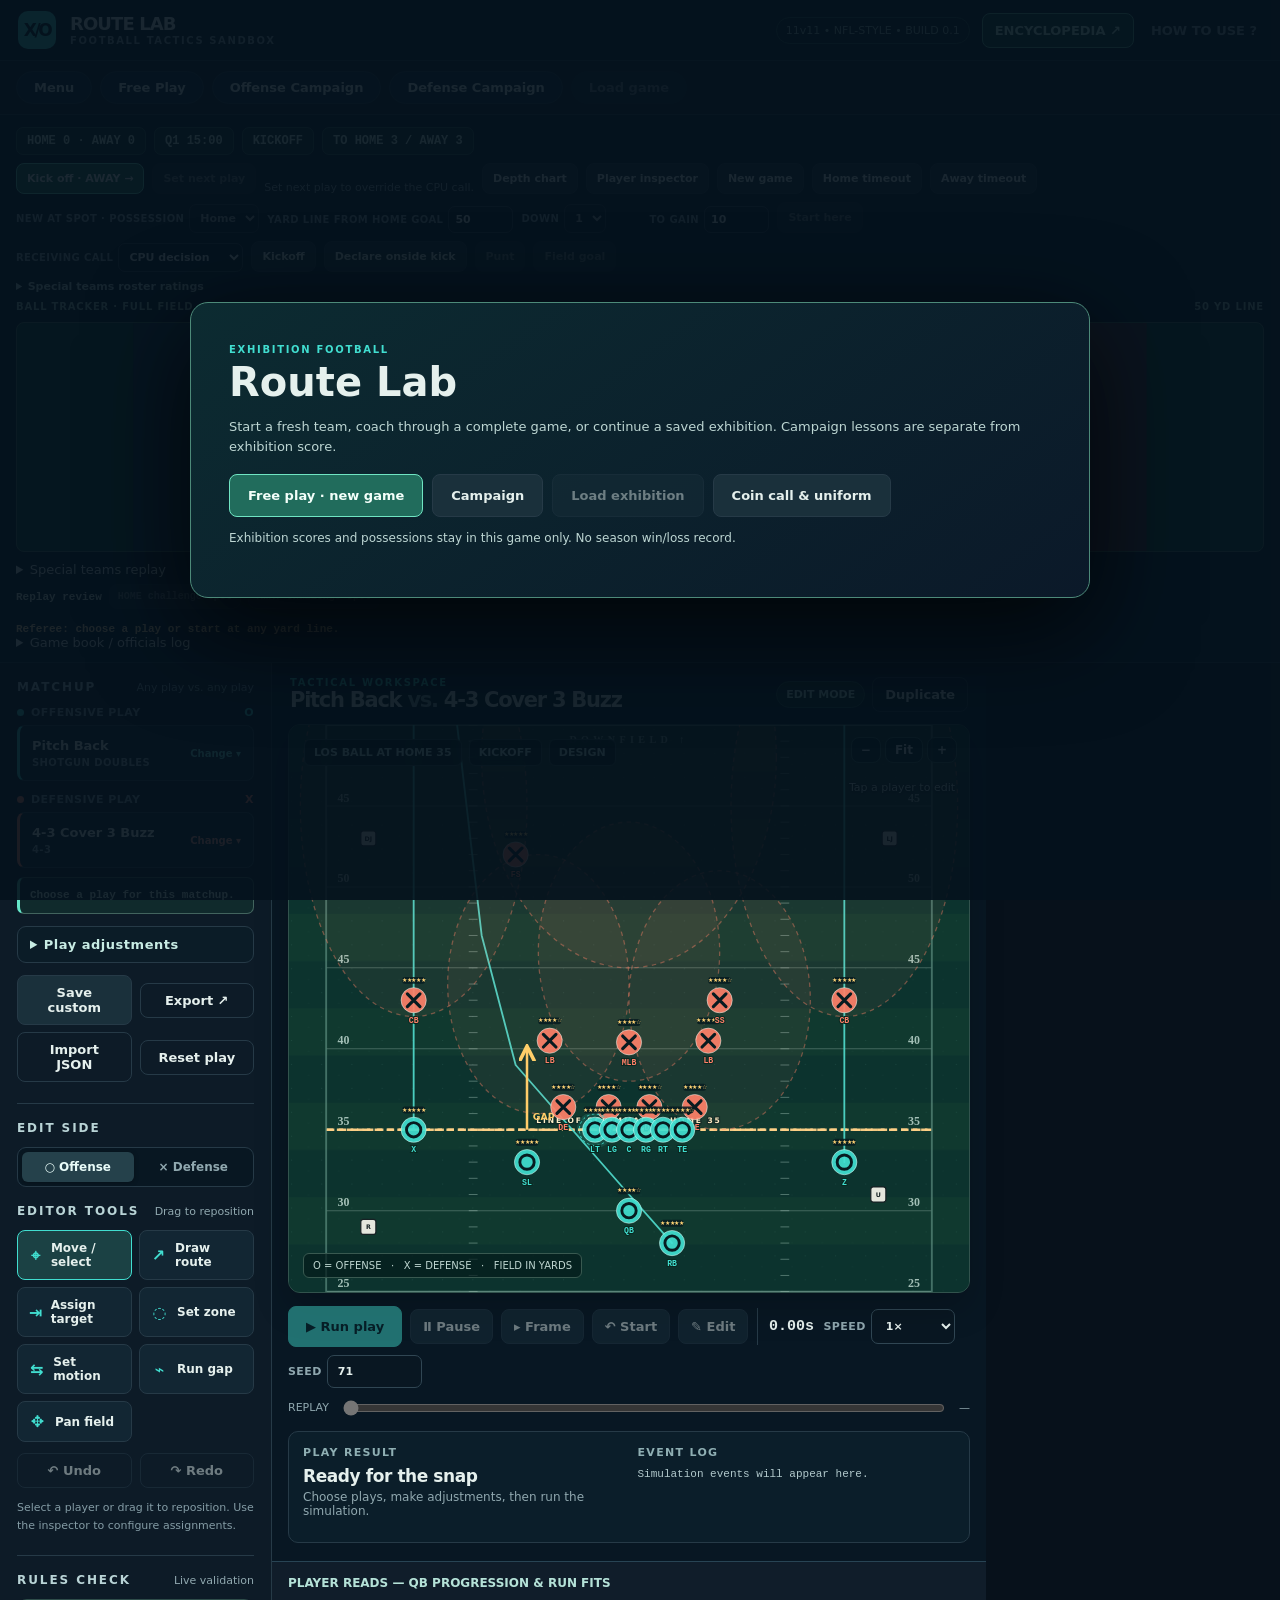
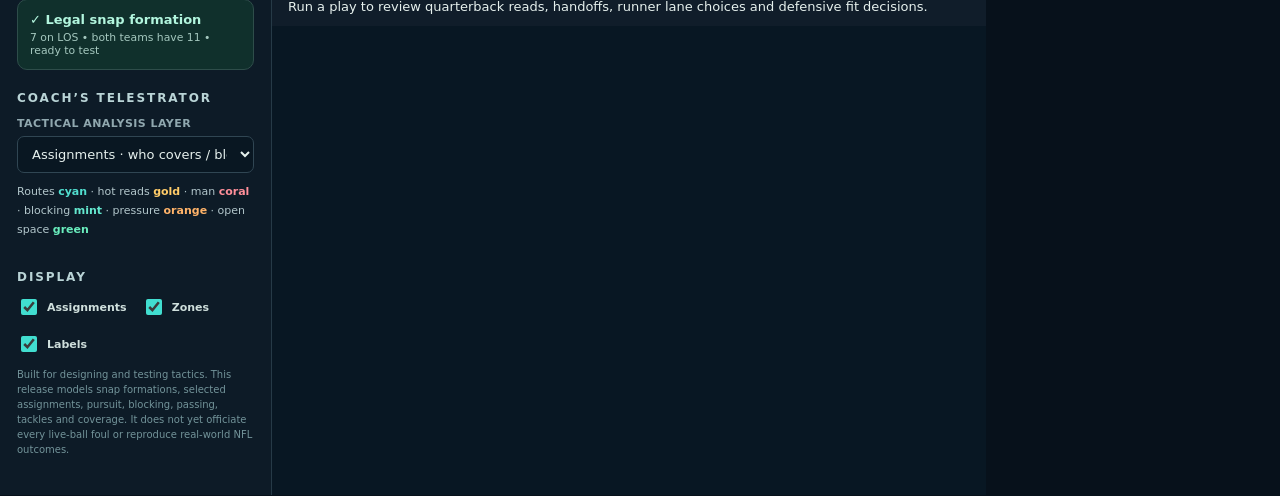
<file: route-lab/index.html>
<!DOCTYPE html>
<html lang="en"><head><meta charset="utf-8"/><meta name="viewport" content="width=device-width, initial-scale=1, viewport-fit=cover"/>
<title>Route Lab — X/O Football Play Designer</title>

<style>
:root{--bg:#07111b;--panel:#0d1b27;--panel2:#112331;--border:#263a47;--text:#e5f0ed;--muted:#90a8af;--cyan:#41ded0;--red:#ff8068;--yellow:#ffcc69;--field:#0c332d;--field2:#124138;--glow:rgba(65,222,208,.14);font-family:Inter,ui-sans-serif,system-ui,-apple-system,"Segoe UI",sans-serif; color-scheme:dark}*{box-sizing:border-box}
body{margin:0;background:var(--bg);color:var(--text);font-size:13px}button,input,select{font:inherit}button{cursor:pointer;border:1px solid var(--border);background:#1a303b;color:var(--text);padding:9px 12px;border-radius:8px;font-weight:650;transition:background .12s,border .12s}button:hover{background:#27404d;border-color:#50707c}button:disabled{opacity:.45;cursor:not-allowed}button:focus-visible,input:focus-visible,select:focus-visible{outline:2px solid var(--cyan);outline-offset:2px}input,select{width:100%;background:#091722;border:1px solid #304653;color:#e5f0ed;border-radius:7px;padding:9px 10px;min-width:0}input[type=range]{accent-color:var(--cyan);border:none;padding:0}input[type=checkbox]{accent-color:var(--cyan);width:16px;height:16px}label{display:block;color:var(--muted);font-size:11px;font-weight:700;margin:0 0 6px;letter-spacing:.04em;text-transform:uppercase}.app{display:flex;flex-direction:column;min-height:100vh}header{display:flex;align-items:center;gap:14px;padding:11px 18px;border-bottom:1px solid var(--border);background:#091723;position:relative;z-index:3}.mark{background:var(--cyan);color:#061920;border-radius:10px;width:38px;height:38px;display:grid;place-items:center;font-size:17px;font-weight:900;letter-spacing:-.14em;flex-shrink:0}.brand{display:flex;flex-direction:column;gap:1px}.brand b{font-size:18px;line-height:1.1;letter-spacing:-.05em}.brand small{font-size:10px;color:var(--muted);font-weight:700;letter-spacing:.16em}.header-right{margin-left:auto;display:flex;align-items:center;gap:12px}.release{font-size:11px;color:#94b7b1;border:1px solid #264f4b;padding:6px 9px;border-radius:30px}.linkish{background:none;border:none;padding:5px;color:var(--muted)}
.workspace{display:grid;grid-template-columns:272px minmax(0,1fr) 294px;flex:1;min-height:0}.pane{background:var(--panel);border-right:1px solid var(--border);padding:17px;min-width:0}.inspector{border-right:none;border-left:1px solid var(--border);background:#0b1925}.sec{margin-bottom:21px}.section-title{display:flex;align-items:center;justify-content:space-between;gap:8px;margin-bottom:12px}.section-title h3{margin:0;font-size:12px;text-transform:uppercase;letter-spacing:.16em;color:#b9d4d6}.micro{color:var(--muted);font-size:11px}.field-label{display:flex;justify-content:space-between;gap:6px}.field-label .x{color:var(--cyan)}.field-label .o{color:var(--red)}.field-select{margin:0 0 12px}.field-select select{font-weight:700}.label-row{display:flex;align-items:center;gap:7px}.label-row .dot{width:7px;height:7px;border-radius:50%;display:inline-block}.dot.off{background:var(--cyan)}.dot.def{background:var(--red)}.seg{display:flex;gap:4px;background:#081722;padding:4px;border:1px solid var(--border);border-radius:9px}.seg button{flex:1;background:transparent;border:0;padding:8px;border-radius:6px;font-size:12px;color:var(--muted)}.seg button.active{background:#25414b;color:#e9fcf9;box-shadow:0 1px 5px #0004}.row{display:flex;gap:8px;align-items:center}.row>*{flex:1;min-width:0}.btn-ghost{background:none;border-color:var(--border)}.btn-accent{background:var(--cyan);border-color:var(--cyan);color:#04252b}.btn-accent:hover{background:#7af4e8;border-color:#7af4e8}.btn-danger{color:#ffad9c}.border-top{border-top:1px solid var(--border);padding-top:17px}.tool-grid{display:grid;grid-template-columns:repeat(2,1fr);gap:7px}.tool{background:#122633;display:flex;align-items:center;gap:8px;text-align:left;padding:10px}.tool b{font-size:12px}.tool .sym{width:19px;color:var(--cyan);font-size:16px;text-align:center}.tool.active{background:#1b4144;border-color:var(--cyan)}.help{color:#849ca5;font-size:11px;line-height:1.6}.muted{color:var(--muted)}.status{border:1px solid #2e4d4a;border-radius:10px;background:#10302c;padding:12px;color:#b2f6de}.status.bad{background:#362329;border-color:#814a4e;color:#ffc0b3}.status b{display:block;font-size:13px}.status ul{margin:7px 0 0;padding:0 0 0 18px;line-height:1.45}.status small{display:block;margin-top:4px;color:#a5c8bf}.sidebar-actions{display:flex;gap:7px;margin-top:10px}.sidebar-actions button{flex:1}.footer-note{color:#729399;font-size:10px;line-height:1.5}
.center{display:flex;flex-direction:column;min-width:0;background:#081723}.center-head{padding:14px 18px 12px;display:flex;align-items:center;gap:12px;flex-wrap:wrap}.center-head h1{font-size:21px;margin:0;font-weight:790;letter-spacing:-.06em}.eyebrow{font-size:10px;font-weight:750;letter-spacing:.17em;color:var(--cyan)}.center-head .right{margin-left:auto;display:flex;align-items:center;gap:7px}.chip{background:#16302e;border:1px solid #2a5952;padding:6px 9px;border-radius:20px;font-size:11px;color:#bff4e8;font-weight:650}.field-shell{margin:0 16px;position:relative;border-radius:12px;border:1px solid #32534d;background:#0a2e2a;overflow:auto;scrollbar-width:thin;scrollbar-color:#376056 #0b2423;box-shadow:0 14px 35px #0003}.field-shell svg{display:block;width:100%;min-width:100%;height:auto;aspect-ratio:1080/900;user-select:none;touch-action:none}.field-shell svg .player{cursor:grab}.field-shell svg .player:active{cursor:grabbing}.overlay-top{pointer-events:none;position:absolute;left:15px;top:14px;display:flex;gap:7px;flex-wrap:wrap}.overlay-top span{background:#051b1bd9;border:1px solid #31514e;padding:6px 9px;border-radius:6px;color:#bde3da;font-size:11px;font-weight:700;backdrop-filter:blur(5px)}.overlay-bottom{position:absolute;bottom:14px;left:14px;pointer-events:none;background:#051b1bb5;color:#bfd6d0;padding:6px 9px;border-radius:6px;font-size:10px;border:1px solid #395950}.field-overlay-hint{pointer-events:none;position:absolute;top:56px;right:14px;max-width:45%;text-align:right;font-size:11px;color:#d3e9e2;text-shadow:0 1px 3px #000}
.control-strip{margin:13px 16px 0;display:flex;gap:8px;align-items:center;flex-wrap:wrap}.control-strip button{white-space:nowrap}.control-strip .primary{background:var(--cyan);border-color:var(--cyan);color:#05272b;font-size:13px;padding:12px 17px}.control-strip .primary:hover{background:#7cf0e6}.control-strip .wide{min-width:70px}.simtime{font-family:ui-monospace,monospace;min-width:48px;font-size:15px;font-weight:750;font-variant-numeric:tabular-nums;text-align:center}.rate{width:84px}.seed{width:95px}.control-divider{width:1px;background:var(--border);align-self:stretch;margin:2px 1px}.timeline-box{margin:10px 16px 0;display:flex;align-items:center;gap:12px}.timeline-box input{flex:1}.timeline-box span{font-size:11px;color:var(--muted)}.events-box{margin:13px 16px 18px;border:1px solid var(--border);background:#0b1e2a;border-radius:10px;padding:14px;display:grid;grid-template-columns:1fr 1fr;gap:17px}.events-box h4{margin:0 0 7px;font-size:11px;letter-spacing:.12em;text-transform:uppercase;color:#8fafb3}.result-main{font-size:17px;font-weight:750;letter-spacing:-.025em;margin-bottom:4px}.result-meta{font-size:12px;color:var(--muted)}.event-log{max-height:130px;overflow:auto;font-family:ui-monospace,monospace;font-size:11px;line-height:1.55;color:#b2c9cc}.event-log div{padding:3px 0;border-bottom:1px solid #21333b}.event-log em{color:var(--cyan);font-style:normal;margin-right:8px}
.inspector-title{display:flex;align-items:center;gap:10px;margin-bottom:15px}.player-badge{width:38px;height:38px;border:2px solid var(--cyan);color:var(--cyan);border-radius:50%;display:grid;place-items:center;font-size:23px;font-weight:900}.player-badge.def{border-color:var(--red);color:var(--red)}.inspector-title b{display:block;font-size:16px}.inspector-title small{color:var(--muted)}.two-fields{display:grid;grid-template-columns:1fr 1fr;gap:10px}.field-input{margin-bottom:12px}.field-input input[type=number]{font-variant-numeric:tabular-nums}.checks{display:flex;gap:15px;flex-wrap:wrap;margin:4px 0 12px}.checks label{display:flex;align-items:center;gap:7px;margin:0;font-size:11px;text-transform:none;letter-spacing:0;color:#cfdfdc}.pillline{display:flex;justify-content:space-between;gap:6px;align-items:center;margin:6px 0 10px}.pillline small{color:var(--muted)}.rule-note{padding:9px;background:#132a34;color:#b4c8c9;border-radius:8px;border:1px solid var(--border);line-height:1.5;font-size:11px}.assignment-list{border:1px solid var(--border);border-radius:9px;overflow:hidden}.assignment{width:100%;display:flex;align-items:center;gap:7px;text-align:left;padding:7px 8px;border:0;border-bottom:1px solid #223443;border-radius:0;background:#102330}.assignment:last-child{border-bottom:0}.assignment:hover,.assignment.sel{background:#24504f}.assignment span{width:22px;font-weight:850;color:var(--cyan);font-size:12px}.assignment.def span{color:var(--red)}.assignment strong{flex:1;font-size:11px}.assignment small{font-size:10px;color:var(--muted);max-width:100px;overflow:hidden;text-overflow:ellipsis;white-space:nowrap}.side-foot{margin-top:14px}
.field-shell.zoomed{max-height:80vh}.zoom-controls{position:absolute;top:12px;right:12px;display:flex;gap:4px;z-index:2}.zoom-controls button{padding:5px 9px;font-size:12px;border-color:#3b655e;background:#072422db;min-width:27px}.zoom-controls button:hover{background:#265850}.field-shell svg{cursor:crosshair}
@media(max-width:1260px){.workspace{grid-template-columns:235px minmax(0,1fr) 252px}.pane{padding:12px}.tool{padding:9px 6px}.tool b{font-size:11px}.field-shell{margin:0 10px}.center-head{padding:12px}.control-strip,.timeline-box,.events-box{margin-left:10px;margin-right:10px}}
@media(max-width:1000px){.workspace{display:grid;grid-template-columns:220px minmax(0,1fr)}.inspector{grid-column:1/-1;border-left:0;border-top:1px solid var(--border);display:grid;grid-template-columns:1fr 1fr;gap:14px}.inspector>.sec{margin-bottom:6px}.field-shell svg{max-height:calc(100vh - 100px)}.center-head h1{font-size:18px}}
@media(max-width:720px){header{padding:10px 12px}.release{display:none}.workspace{display:flex;flex-direction:column}.pane.left-pane{order:2;border-right:0;border-top:1px solid var(--border)}.center{order:1}.inspector{order:3;display:block}.center-head{padding:12px}.center-head h1{font-size:19px}.center-head .right{margin-left:0;width:100%}.field-shell{border-radius:0;margin:0;border-left:0;border-right:0}.overlay-top{top:6px;left:7px;gap:4px}.overlay-top span{padding:4px 6px;font-size:9px}.overlay-bottom{bottom:6px;left:7px;font-size:9px}.field-overlay-hint{top:7px;right:8px;font-size:9px}.control-strip{margin:10px 8px 0;gap:6px}.control-strip button{padding:9px 10px;font-size:11px}.control-strip .primary{padding:9px 13px}.control-strip .control-divider{display:none}.timeline-box,.events-box{margin-left:8px;margin-right:8px}.events-box{grid-template-columns:1fr;gap:11px}.pane.left-pane{display:grid;grid-template-columns:1fr 1fr;gap:12px}.pane.left-pane>.sec{margin-bottom:0}.pane.left-pane>.sec.full{grid-column:1/-1}.inspector{padding:14px}.field-shell svg{max-height:none}.footer-note{font-size:10px}}
@media(max-width:420px){.pane.left-pane{grid-template-columns:1fr}.pane.left-pane>.sec{grid-column:1/-1}.header-right .linkish{display:none}.rate{width:72px}.seed{width:75px}.control-strip .wide{min-width:58px}}

.campaign-nav{display:flex;gap:8px;align-items:center;padding:10px 16px;border-bottom:1px solid var(--border);background:#0b1a26;flex-wrap:wrap}.campaign-nav button{border-radius:30px;padding:8px 17px;background:#122a37}.campaign-nav button.active{border-color:var(--cyan);background:#17483e;color:#d6fff6}
.campaign-banner{display:grid;grid-template-columns:minmax(0,1fr) 255px;gap:18px;padding:17px 21px;background:linear-gradient(115deg,#0d2f34,#101e32);border-bottom:1px solid #36544f}.campaign-banner[hidden]{display:none}.campaign-banner h2{margin:5px 0;font-size:22px}.campaign-banner p{color:#c4d9d9;line-height:1.45;max-width:800px}.campaign-role{color:#5be4cd;font-weight:800;font-size:12px}.campaign-task{border-left:3px solid #eebc70;padding-left:12px}.campaign-task b{color:#ffd38b;margin-right:6px}.campaign-feedback{margin-top:11px;font-size:13px;font-weight:700;color:#bdf1d9}.campaign-banner details{max-width:800px;color:#f9d39d}.campaign-banner details summary{cursor:pointer;font-weight:700}.campaign-banner details p{margin:5px 0 0}.campaign-control{border-left:1px solid #38534e;padding-left:15px;display:flex;flex-direction:column;gap:10px}.campaign-stages{display:flex;flex-wrap:wrap;gap:6px}.campaign-stage{padding:6px 10px;min-width:33px}.campaign-stage.current{border-color:#65e9c9;color:#6bebcf}.campaign-score{font:700 11px/1.5 ui-monospace,monospace;color:#f6cf8c}.campaign-next{background:#206457;border-color:#64d6b8}.campaign-on #offPreset,.campaign-on #defPreset{opacity:.65}.campaign-on .header-right .release{color:#ffe1a5}
@media(max-width:720px){.campaign-nav{padding:7px;gap:6px}.campaign-nav button{flex:1;padding:9px 6px;font-size:11px}.campaign-banner{grid-template-columns:1fr;gap:10px;padding:14px}.campaign-banner h2{font-size:19px}.campaign-control{border-left:0;border-top:1px solid #38534e;padding:12px 0 0}.campaign-control>button{flex:1}.campaign-stages{gap:5px}}

/* Knowledge and film room */
.header-right #encyBtn{background:#14423b;border:1px solid #63ba9d;color:#c8f9e8;padding:9px 12px;border-radius:8px;font-weight:800}
body.ency-open{overflow:hidden}.ency-overlay[hidden]{display:none}.ency-overlay{position:fixed;inset:0;z-index:120;background:#020b12db;display:flex;align-items:center;justify-content:center;padding:12px}
.ency-window{background:#0a1927;border:1px solid #397166;box-shadow:0 20px 100px #000b;display:flex;flex-direction:column;width:min(1120px,100%);height:min(94vh,900px);border-radius:14px;overflow:hidden}
.ency-head{padding:16px 20px;border-bottom:1px solid #34515b;display:flex;align-items:center;gap:18px;justify-content:space-between}.ency-head h2{margin:0;font-size:21px}.ency-head button{font-size:24px}
.ency-searchbox{padding:12px 20px;display:flex;gap:12px;align-items:center;border-bottom:1px solid #293f4e}.ency-searchbox input{flex:1;min-width:0;background:#091621;border:1px solid #406074;color:white;padding:12px;border-radius:8px;font-size:16px}.ency-searchbox span{font-size:12px;color:#a4c0c8;white-space:nowrap}
.ency-cats{display:flex;gap:6px;overflow-x:auto;padding:10px 16px;border-bottom:1px solid #293f4e}.ency-cats button{flex:none;font-size:12px;border-radius:20px;padding:7px 12px}.ency-cats button.active{background:#176e61;color:white;border-color:#76d0b5}
.ency-body{display:grid;grid-template-columns:40% 60%;flex:1;min-height:0}.ency-results{overflow:auto;border-right:1px solid #314754;padding:10px}.ency-result{display:flex;flex-direction:column;text-align:left;width:100%;gap:4px;margin-bottom:7px;background:#112634;border:1px solid #294652;padding:10px;border-radius:8px}.ency-result.selected{border-color:#68d2bb;background:#183d40}.ency-result span,.ency-result small{font-size:11px;color:#a4bfcb}.ency-result b{font-size:14px;color:#f4fafb}.ency-article{overflow:auto;padding:25px;color:#d3e6ed;line-height:1.65}.ency-article h2{font-size:26px;margin:5px 0 18px}.ency-article h3{font-size:15px;margin:22px 0 6px;color:#84eacb}.ency-article a{color:#96e8dc}.ency-article .ency-tags{display:flex;gap:5px;flex-wrap:wrap;margin:20px 0}.ency-tags span{padding:4px 9px;background:#17323b;border-radius:12px;font-size:12px}.ency-authority{font-size:12px;color:#a9c2c8}
.coach-manual{margin-top:14px;background:#0a2430;border:1px solid #33645f;padding:9px 12px;border-radius:10px}.coach-manual summary{font-size:13px;font-weight:800;color:#bafbe5;cursor:pointer}.coach-content{max-height:380px;overflow-y:auto;padding:5px 8px 8px;line-height:1.55}.coach-content h3,.coach-quiz h3{color:#67e1ca;font-size:12px;letter-spacing:.05em;margin:14px 0 6px}.coach-content p,.coach-content li{font-size:13px;color:#d4e5e8}.coach-content ol{padding-left:21px}.coach-references{display:flex;align-items:center;flex-wrap:wrap;gap:5px;font-size:12px}.term-link{padding:5px 9px!important;border-radius:12px!important;font-size:11px!important;background:#1a3b48!important;color:#b5f9ec!important}
.coach-quiz{padding:10px 12px;margin-top:10px;border:1px solid #485b62;border-radius:9px;background:#10202e}.coach-quiz p{font-size:13px}.quiz-options{display:flex;gap:5px;flex-wrap:wrap}.quiz-options button{flex:1;min-width:125px;font-size:11px;padding:7px}.quiz-feedback{color:#ffdc97!important;font-size:12px!important}.decision-box{padding:12px 16px;border-top:1px solid #284454;background:#101d2a}.decision-box h4{margin:2px 0 9px;font-size:12px;color:#b5e2d8}.decision-card{font-size:12px;margin:5px 0}.decision-card b{color:#8ef2d4}.decision-card span{color:#a9c2ce}.decision-table{margin:8px 0;overflow-x:auto}.decision-row{display:grid;grid-template-columns:48px 66px 110px 78px 80px;gap:7px;align-items:center;border-bottom:1px solid #304451;padding:5px 7px;min-width:420px}.decision-row.picked{background:#164239}.decision-card small{font-size:11px;color:#94a9b5}
@media(max-width:720px){.ency-overlay{padding:0}.ency-window{height:100dvh;width:100%;border-radius:0}.ency-body{grid-template-columns:1fr;grid-template-rows:42% 58%}.ency-results{border-right:0;border-bottom:1px solid #314754}.ency-article{padding:15px}.ency-head{padding:12px}.ency-searchbox{padding:8px}.ency-head h2{font-size:17px}.coach-content{max-height:320px}}
.rating-editor{margin:15px 0 3px;border:1px solid #345362;border-radius:9px;padding:10px;background:#0c2330}.rating-editor summary{cursor:pointer;font-size:11px;font-weight:850;color:#a4eae4;letter-spacing:.09em}.rating-grid{display:grid;grid-template-columns:repeat(2,minmax(0,1fr));gap:6px;margin-top:14px}.rating-grid .field-input{margin:0}.rating-grid input{padding:7px}.coach-legend{padding:10px 0;color:#b2c6cb;line-height:1.7;font-size:11px}.scrimmage-scout{background:#11313d;border:1px solid #346479;border-radius:10px;margin:12px 0;padding:12px;color:#c9eeef}.scrimmage-scout b{color:#ffde9e;letter-spacing:.12em}.scrimmage-scout p{margin:6px 0;line-height:1.55}.scrimmage-scout small{color:#8bd9d1}
.move-report{margin-top:10px;font-size:11px;color:#abc9c6}.move-report b{color:#8ef2d4}.move-report div{margin-top:4px}
.game-controls #nextBtn{background:#216c5c;border-color:#70e5c3;color:#f3fffa;font-weight:850}.game-panel{padding:12px 16px;background:#0b1b27;border-bottom:1px solid #32534d}.game-panel[hidden]{display:none}.scorebar,.game-controls{display:flex;gap:8px;align-items:center;flex-wrap:wrap;margin-bottom:7px}.scorebar{font:700 12px ui-monospace,monospace;color:#d5f5e8}.scorebar>*{padding:6px 10px;background:#10312f;border:1px solid #315b53;border-radius:7px}.game-controls button{padding:7px 10px;font-size:11px}.game-controls label{display:flex;align-items:center;gap:5px;margin:0;font-size:10px}.game-controls input,.game-controls select{width:auto;max-width:125px;padding:6px;font-size:11px}.game-controls #spotYard,.game-controls #spotGain{width:65px}#fullField{display:block;width:100%;height:auto;max-height:230px;border:1px solid #4c7261;border-radius:8px;background:#0f4937;cursor:crosshair}.specialist-details{margin:5px 0 8px;color:#bedbd6}.specialist-details summary{cursor:pointer;font-weight:750;font-size:11px}.specialist-grid{display:grid;grid-template-columns:repeat(auto-fit,minmax(210px,1fr));gap:7px;padding:8px 0}.specialist-card{background:#102d33;border:1px solid #33555a;border-radius:7px;padding:8px}.specialist-card strong{display:block;margin-bottom:5px;font-size:11px}.specialist-card label{display:inline-flex;gap:4px;align-items:center;margin-right:7px;font-size:9px}.specialist-card input{width:48px;padding:4px}.game-book{max-height:150px;overflow:auto;font:11px/1.5 ui-monospace,monospace;color:#b4d5ca}.game-book div{padding:2px 0;border-top:1px solid #2c4e4a}.official-call{margin-top:6px;color:#ffdaa1;font:700 11px ui-monospace,monospace}.advance-prompt{display:flex;align-items:center;gap:10px;flex-wrap:wrap;margin-top:8px;padding:8px 10px;border:1px solid #527b68;border-radius:8px;background:#102d2a;color:#dcf5e8;font-size:11px;font-weight:700}.advance-prompt[hidden]{display:none}.advance-prompt button{background:#216c5c;border-color:#70e5c3;color:#f3fffa;font-weight:850}.officiating-choice{display:flex;align-items:center;gap:7px;flex-wrap:wrap;margin:7px 0;color:#d9e9d8;font:700 11px ui-monospace,monospace}.officiating-choice[hidden]{display:none}.officiating-choice button{font-size:10px;padding:6px 8px}.officiating-choice .micro{flex-basis:100%;color:#b8d1cb}

/* Exhibition start flow */
.start-overlay[hidden],.start-pane[hidden],#coinActions[hidden],#coinChoice[hidden],#coinChoiceLabel[hidden],.campaign-nav button[hidden]{display:none!important}
.start-overlay{position:fixed;inset:0;z-index:140;background:#05121de8;display:grid;place-items:center;padding:18px;overflow:auto}
.start-window{width:min(900px,100%);max-height:min(92vh,950px);overflow:auto;background:linear-gradient(145deg,#0c2b31,#0b1929);border:1px solid #4d8a79;border-radius:18px;box-shadow:0 30px 100px #000b;padding:clamp(20px,4vw,38px)}
.start-window h1{font-size:clamp(26px,4vw,40px);margin:4px 0 10px;line-height:1.1}.start-window h2{margin:5px 0 12px}.start-window p{color:#bdd6d3;line-height:1.5}.start-actions,.setup-actions{display:flex;flex-wrap:wrap;gap:9px;margin-top:18px}.start-actions button,.setup-actions button{min-height:43px;padding:10px 18px;font-weight:800}.start-actions button:first-child,.setup-actions .primary{background:#216c5c;border-color:#70e5c3;color:#f3fffa}.start-grid{display:grid;grid-template-columns:repeat(2,minmax(0,1fr));gap:12px}.start-grid label{display:flex;flex-direction:column;gap:5px;color:#d5e9e4;font-size:12px;font-weight:700}.start-grid input,.start-grid select{width:100%;padding:10px}.start-grid .wide{grid-column:1/-1}.coin-stage{display:flex;align-items:center;gap:28px;flex-wrap:wrap}.coin-token{width:124px;height:124px;border-radius:50%;display:grid;place-items:center;background:radial-gradient(circle at 35% 30%,#fff0b1,#bb7d2d 70%);box-shadow:inset 0 0 0 7px #f9d873,inset 0 0 0 11px #8f5c24,0 12px 30px #0008;color:#4c2f13;font:900 65px Georgia,serif;transform-style:preserve-3d}.coin-token.flipping{animation:coinflip 1.3s ease-in-out}@keyframes coinflip{0%{transform:rotateY(0) translateY(0)}50%{transform:rotateY(900deg) translateY(-45px)}100%{transform:rotateY(1800deg) translateY(0)}}.depth-grid{display:grid;grid-template-columns:repeat(2,minmax(0,1fr));gap:6px 12px}.depth-row{display:grid;grid-template-columns:42px 1fr;gap:8px;align-items:center;font-size:12px}.depth-row select{min-width:0;width:100%;padding:7px}.start-window section h3{margin:20px 0 9px;color:#77e5c7}.start-note{font-size:12px;color:#9cb9b5}.start-window .color-preview{display:inline-block;width:18px;height:18px;border-radius:50%;background:var(--home-uniform,#41ded0);vertical-align:middle;margin-right:7px}body.start-open{overflow:hidden}@media(max-width:680px){.start-grid,.depth-grid{grid-template-columns:1fr}.start-window{padding:20px}.coin-token{width:90px;height:90px;font-size:48px}}
.play-call-context{margin:-3px 0 12px;padding:9px 10px;border:1px solid #42645e;border-left:3px solid #66e7c9;border-radius:7px;background:#102a2c;color:#e2fff3;font:700 11px/1.55 ui-monospace,monospace}.play-call-context b{color:#ffe29a}.play-call-context small{color:#a9c7c1;font:10px/1.5 system-ui,sans-serif}
.play-call-context{margin:-3px 0 12px;padding:9px 10px;border:1px solid #42645e;border-left:3px solid #66e7c9;border-radius:7px;background:#102a2c;color:#e2fff3;font:700 11px/1.55 ui-monospace,monospace}.play-call-context b{color:#ffe29a}.play-call-context small{color:#a9c7c1;font:10px/1.5 system-ui,sans-serif}

.playbook-picker{width:100%;display:flex;align-items:center;justify-content:space-between;gap:10px;text-align:left;padding:11px 12px;background:#0b202b;border-color:#304953;min-height:56px}.playbook-picker:hover{background:#102a35}.playbook-picker:focus-visible{outline:2px solid currentColor;outline-offset:2px}.offense-picker{border-left:3px solid var(--cyan)}.defense-picker{border-left:3px solid var(--red)}.offense-picker:hover{border-color:var(--cyan)}.defense-picker:hover{border-color:var(--red)}.playbook-picker>span{display:flex;flex-direction:column;gap:4px;min-width:0}.playbook-picker b{font-size:13px;color:#f1f8f5;overflow:hidden;text-overflow:ellipsis;white-space:nowrap}.playbook-picker small{font-size:10px;color:#9db5bb;font-weight:600;letter-spacing:.04em;text-transform:uppercase}.playbook-picker>strong{font-size:10px;white-space:nowrap;color:#73e5d7}.defense-picker>strong{color:#ff9e89}
.playbook-dialog{width:min(880px,calc(100vw - 24px));max-width:none;max-height:calc(100dvh - 24px);padding:0;overflow:hidden;border:1px solid #3b625e;border-radius:16px;background:#0c1d28;color:var(--text);box-shadow:0 28px 90px #000b}.playbook-dialog::backdrop{background:#030a0fd9;backdrop-filter:blur(5px)}.playbook-window{display:flex;flex-direction:column;max-height:calc(100dvh - 26px);background:linear-gradient(145deg,#102632,#0a1824)}.playbook-header{display:flex;align-items:flex-start;justify-content:space-between;gap:18px;padding:22px 24px 15px!important;border:0!important;border-bottom:1px solid #263d49!important;background:transparent!important;position:static!important}.playbook-header h2{font-size:24px;margin:5px 0}.playbook-header p{font-size:12px;color:#a6bec1;margin:0}.playbook-close{width:37px;height:37px;padding:0;font-size:17px}.playbook-side-tabs{display:flex;gap:8px;padding:12px 24px 0}.playbook-side-tabs button{background:#0d202b}.playbook-side-tabs button.active[data-book-side=offense]{border-color:var(--cyan);color:#82f6e5;background:#153b3a}.playbook-side-tabs button.active[data-book-side=defense]{border-color:#ff8068;color:#ffb09e;background:#40282a}.playbook-search-label{padding:13px 24px 8px;margin:0}.playbook-search-label input{margin-top:6px;text-transform:none;letter-spacing:0}.playbook-formation-tabs{display:flex;gap:7px;padding:8px 24px 12px;overflow-x:auto;border-bottom:1px solid #243a45;scrollbar-width:thin}.playbook-formation-tabs button{white-space:nowrap;background:#10232e;border-radius:20px;padding:7px 12px;font-size:11px}.playbook-formation-tabs button.active{border-color:#60ddcb;background:#1a4943;color:#d8fff7}.playbook-list-head{display:flex;align-items:center;justify-content:space-between;padding:13px 24px 8px;color:#b4c9c8}.playbook-list-head span{font-size:11px;color:#89a5aa}.playbook-list{overflow:auto;padding:4px 24px 24px;display:grid;grid-template-columns:repeat(2,minmax(0,1fr));gap:9px;min-height:180px}.playbook-card{display:flex;flex-direction:column;align-items:stretch;text-align:left;gap:6px;padding:12px 14px;background:#10232f;border-color:#2d4652;min-height:90px}.playbook-card:hover,.playbook-card.current{background:#173a3c;border-color:#54cfbd}.playbook-card.defense-card:hover,.playbook-card.defense-card.current{background:#3b292d;border-color:#ef8879}.playbook-card-head{display:flex;justify-content:space-between;gap:12px;align-items:center}.playbook-card-head b{font-size:13px}.playbook-card-head small{font-size:9px;letter-spacing:.08em;text-transform:uppercase;color:#73e5d7;white-space:nowrap}.defense-card .playbook-card-head small{color:#ff9e89}.playbook-card>span:last-child{font-size:11px;line-height:1.45;color:#a6bdc1;font-weight:500}.playbook-card em{font-style:normal;color:#f8d290;font-size:9px;text-transform:uppercase;letter-spacing:.08em}.playbook-empty{grid-column:1/-1;text-align:center;padding:30px;color:#9db5bb}
@media(max-width:600px){.playbook-dialog{width:100vw;max-height:100dvh;height:100dvh;border-radius:0;border-left:0;border-right:0}.playbook-window{max-height:100dvh;height:100dvh}.playbook-header{padding:18px 16px 12px!important}.playbook-header h2{font-size:21px}.playbook-side-tabs,.playbook-formation-tabs{padding-left:16px;padding-right:16px}.playbook-search-label{padding:12px 16px 6px}.playbook-list-head{padding-left:16px;padding-right:16px}.playbook-list{padding:4px 16px 20px;grid-template-columns:1fr;gap:7px}.playbook-card{min-height:78px}}
.play-adjustments{margin:12px 0;border:1px solid var(--border);border-radius:9px;background:#0b1c27}.play-adjustments>summary{cursor:pointer;padding:10px 12px;font-weight:800;color:#c8ece4;letter-spacing:.04em}.adjustment-content{display:grid;grid-template-columns:1fr 1fr;gap:14px;padding:0 12px 12px}.adjustment-content section{border-top:1px solid var(--border);padding-top:10px}.adjustment-content section>b{display:block;margin-bottom:8px;color:#b7d8d1}.adjustment-content small{display:block;color:var(--muted);margin-top:6px}.utility-dialog{width:min(760px,calc(100vw - 24px));max-height:88vh;overflow:auto;background:#0a1927;color:var(--text);border:1px solid #397166;border-radius:14px;padding:16px;box-shadow:0 20px 100px #000b}.utility-dialog::backdrop{background:#020b12d9;backdrop-filter:blur(3px)}.utility-head{display:flex;align-items:center;justify-content:space-between;gap:10px;border-bottom:1px solid var(--border);padding-bottom:12px;margin-bottom:12px}.utility-head h2{margin:4px 0 0;font-size:20px}.utility-dialog .inspector{display:block;border:0;padding:0;background:transparent;max-height:68vh;overflow:auto}.utility-dialog .inspector>.sec{margin-bottom:14px}.game-panel{padding:12px 16px;border-bottom:1px solid var(--border);background:#091723}.game-controls{display:flex;align-items:end;gap:8px;flex-wrap:wrap;margin:8px 0}.game-controls label{min-width:120px}.game-controls button{padding:8px 10px}.ball-tracker{display:block;width:100%;height:auto;max-height:none;aspect-ratio:1200/270;background:#0a2e2a;border:1px solid #31554b;border-radius:8px;margin:10px 0}.tracker-caption{display:flex;justify-content:space-between;color:#9fc5b8;font-size:10px;font-weight:800;letter-spacing:.08em}.tracker-review{display:flex;align-items:center;gap:8px;flex-wrap:wrap}.tracker-review input{max-width:220px;flex:1}@media(max-width:600px){.adjustment-content{grid-template-columns:1fr}.utility-dialog{padding:12px}.game-panel{padding:8px}.game-controls label{min-width:105px}}
</style></head>
<body><div id="startupFallback" role="alert" style="padding:13px 17px;background:#382821;color:#ffe3b7;border-bottom:2px solid #d69e47;font:600 14px/1.5 system-ui,sans-serif;position:relative;z-index:20">The game has not started. If you opened this attachment in an iPhone Files or ChatGPT preview, that viewer may block JavaScript. Open this HTML in a full browser or use a hosted link. The plays and players are inside this file, but require JavaScript to load.</div><div class="app">
<header><div class="mark">X/O</div><div class="brand"><b>ROUTE LAB</b><small>FOOTBALL TACTICS SANDBOX</small></div><div class="header-right"><span class="release">11v11 • NFL-STYLE • BUILD 0.1</span><button id="encyBtn" aria-haspopup="dialog">ENCYCLOPEDIA ↗</button><button class="linkish" id="helpBtn">HOW TO USE ?</button></div></header>
<nav class="campaign-nav" aria-label="Game modes"><button id="menuBtn">Menu</button><button id="campaignFreeBtn">Free Play</button><button id="fullGameBtn" hidden>Full Game</button><button id="campaignOffBtn">Offense Campaign</button><button id="campaignDefBtn">Defense Campaign</button><button id="loadGameBtn">Load game</button></nav>
<div id="startOverlay" class="start-overlay" role="dialog" hidden aria-modal="true" aria-label="Route Lab start menu"><div class="start-window">
<div id="pane-menu" class="start-pane"><span class="eyebrow">EXHIBITION FOOTBALL</span><h1>Route Lab</h1><p>Start a fresh team, coach through a complete game, or continue a saved exhibition. Campaign lessons are separate from exhibition score.</p><div class="start-actions"><button id="menuFree">Free play · new game</button><button id="menuCampaign">Campaign</button><button id="menuLoad">Load exhibition</button><button id="menuCaptain">Coin call &amp; uniform</button></div><p class="start-note">Exhibition scores and possessions stay in this game only. No season win/loss record.</p></div>
<div id="pane-profile" class="start-pane" hidden><span class="eyebrow">CAPTAIN SETUP</span><h1>Choose your call and uniform</h1><p>Your call and home-team color are saved for future exhibitions. Saving starts a fresh game with a new coin toss and new player ratings.</p><div class="start-grid"><label>Coin call<select id="profileCall"><option value="heads">Heads</option><option value="tails">Tails</option></select></label><label>Home uniform color<input id="profileColor" type="color" value="#41ded0"></label></div><div class="setup-actions"><button id="profileSave" class="primary">Save and flip coin</button><button data-start-back="menu">Back</button></div></div>
<div id="pane-coin" class="start-pane" hidden><span class="eyebrow">OPENING COIN TOSS</span><h1>Captains at midfield</h1><div class="coin-stage"><div id="coinToken" class="coin-token" aria-hidden="true">?</div><div><p id="coinResult" aria-live="polite">Coin in the air…</p><p>HOME called <b id="coinCallText">HEADS</b>. <span class="color-preview"></span>Home uniform</p></div></div><div id="coinActions" hidden><label id="coinChoiceLabel">If HOME wins, choose <select id="coinChoice"><option value="receive">Receive opening kickoff</option><option value="defer">Defer to second half</option></select></label><div class="setup-actions"><button id="coinKickoff" class="primary">Use CPU lineup · kickoff</button><button id="coinDepth">Set depth chart</button><button id="coinJump">Jump to situation</button></div></div></div>

<div id="pane-jump" class="start-pane" hidden><span class="eyebrow">EXHIBITION SANDBOX</span><h1>Jump to a game situation</h1><p>Keep these randomized teams and start at any quarter, spot, possession, score, or down.</p><div class="start-grid"><label>Quarter<select id="jumpQuarter"><option value="1">1</option><option value="2">2</option><option value="3">3</option><option value="4">4</option><option value="5">Overtime</option></select></label><label>Phase<select id="jumpPhase"><option value="scrimmage">Scrimmage</option><option value="kickoff">Kickoff</option><option value="try">Extra point / two-point try</option></select></label><label>Minutes left<input id="jumpMin" type="number" min="0" max="15" value="15"></label><label>Seconds left<input id="jumpSec" type="number" min="0" max="59" value="0"></label><label>Possession / kicking team<select id="jumpTeam"><option value="home">HOME</option><option value="away">AWAY</option></select></label><label>Ball yard line from HOME goal<input id="jumpBall" type="number" min="1" max="99" value="50"></label><label>Down<select id="jumpDown"><option>1</option><option>2</option><option>3</option><option>4</option></select></label><label>Yards to gain<input id="jumpGain" type="number" min="1" max="99" value="10"></label><label>HOME score<input id="jumpHomeScore" type="number" min="0" max="999" value="0"></label><label>AWAY score<input id="jumpAwayScore" type="number" min="0" max="999" value="0"></label></div><div class="setup-actions"><button id="jumpStart" class="primary">Start here</button><button id="jumpBack">Back to toss</button></div></div>
<div id="pane-campaign" class="start-pane" hidden><span class="eyebrow">COACHING ACADEMY</span><h1>Choose a campaign</h1><p>Build and test tactics through guided lessons. Your lesson progress is saved separately from exhibition games.</p><div class="start-actions"><button id="menuOffense">Offense campaign</button><button id="menuDefense">Defense campaign</button><button data-start-back="menu">Back</button></div></div>
</div></div>
<section id="campaignBanner" class="campaign-banner" hidden aria-live="polite">
<div class="campaign-lesson"><div class="eyebrow" id="campaignKicker"></div><h2 id="campaignTitle"></h2><div class="campaign-role" id="campaignRole"></div><p id="campaignDetail"></p><p class="campaign-task"><b>YOUR CHALLENGE</b> <span id="campaignTask"></span></p><details><summary>Coaching hint</summary><p id="campaignHint"></p></details><div id="scrimmageScout" class="scrimmage-scout" aria-live="polite"></div><div class="campaign-feedback" id="campaignFeedback"></div><div id="clinicPanel" aria-label="Interactive lesson clinic"></div></div>
<div class="campaign-control"><div class="micro">LESSON PROGRESS</div><div id="campaignStageList" class="campaign-stages"></div><div class="campaign-score" id="campaignScore"></div><button id="campaignRestartBtn">↶ Restart lesson</button><button id="campaignNextBtn" class="campaign-next" disabled>Next lesson →</button></div>
</section>
<section id="gamePanel" class="game-panel" aria-label="Game controls"><div class="scorebar"><strong id="gameScore">HOME 0 · AWAY 0</strong><span id="gameClock">Q1 15:00</span><span id="gameSituation">1 &amp; 10 · 50</span><span id="gameTimeouts">TO 3 / 3</span></div><div class="game-controls"><button id="nextBtn" class="primary">Next play →</button><button id="continueBtn" disabled>Set next play</button><span class="micro">Set next play to override the CPU call.</span><button id="depthBtn">Depth chart</button><button id="inspectBtn">Player inspector</button><button id="newGameBtn">New game</button><button id="timeoutHomeBtn">Home timeout</button><button id="timeoutAwayBtn">Away timeout</button></div><div class="game-controls"><label>New at spot · possession <select id="spotTeam"><option value="home">Home</option><option value="away">Away</option></select></label><label>Yard line from home goal <input id="spotYard" type="number" min="1" max="99" value="50"></label><label>Down <select id="spotDown"><option>1</option><option>2</option><option>3</option><option>4</option></select></label><label>To gain <input id="spotGain" type="number" min="1" max="99" value="10"></label><button id="startSpotBtn">Start here</button></div><div class="game-controls"><label>Receiving call <select id="kickChoice"><option value="auto">CPU decision</option><option value="return">Return kick</option><option value="fairCatch">Signal fair catch</option></select></label><button id="kickoffBtn">Kickoff</button><button id="onsideBtn">Declare onside kick</button><button id="puntBtn">Punt</button><button id="fieldGoalBtn">Field goal</button><button id="extraPointBtn" hidden>Extra point</button><button id="twoPointBtn" hidden>Two-point play</button></div><details class="specialist-details"><summary>Special teams roster ratings</summary><div id="specialistEditor"></div></details><div class="tracker-caption"><span>BALL TRACKER · FULL FIELD</span><span id="trackerSpot">50 YD LINE</span></div><svg id="fullField" class="ball-tracker" viewBox="0 0 1200 270" role="img" aria-label="Ball position tracker across the full field"></svg><details class="tracker-review" id="kickReview"><summary>Special teams replay</summary><button id="kickReplayBtn" disabled>▶ Play replay</button><input id="kickTimeline" type="range" min="0" max="0" value="0" disabled aria-label="Kick replay frame"><span id="kickFrameLabel" class="micro">No kick replay</span></details><div id="officiatingChoice" class="officiating-choice" hidden><strong>Penalty decision</strong><button id="penaltyAcceptBtn">Accept flag</button><button id="penaltyDeclineBtn">Decline flag</button><span id="penaltyEvidence" class="micro"></span></div><div class="officiating-choice"><strong>Replay review</strong><button id="homeChallengeBtn" disabled>HOME challenge spot</button><button id="awayChallengeBtn" disabled>AWAY challenge spot</button><span id="reviewEvidence" class="micro"></span></div><div id="officialCall" class="official-call" aria-live="polite">Referee: choose a play or start at any yard line.</div><div id="advancePrompt" class="advance-prompt" hidden><span>Result recorded. Continue when ready; the CPU chooses the next call.</span><button id="advancePlayBtn" class="primary">Continue to next play →</button></div><details><summary>Game book / officials log</summary><div id="gameBook" class="game-book"></div></details></section>
<div class="workspace">
<aside class="pane left-pane">
 <section class="sec full"><div class="section-title"><h3>Matchup</h3><span class="micro">Any play vs. any play</span></div>
 <div class="field-select"><label class="field-label"><span class="label-row"><i class="dot off"></i>OFFENSIVE PLAY</span><span class="x">O</span></label><select id="offPreset" hidden aria-hidden="true" tabindex="-1"></select><button id="offPlaybookBtn" class="playbook-picker offense-picker" type="button" aria-haspopup="dialog"><span><b id="offPlayName">Choose offense</b><small id="offPlayFormation">Formation playbook</small></span><strong>Change ▾</strong></button></div>
 <div class="field-select"><label class="field-label"><span class="label-row"><i class="dot def"></i>DEFENSIVE PLAY</span><span class="o">X</span></label><select id="defPreset" hidden aria-hidden="true" tabindex="-1"></select><button id="defPlaybookBtn" class="playbook-picker defense-picker" type="button" aria-haspopup="dialog"><span><b id="defPlayName">Choose defense</b><small id="defPlayFormation">Formation playbook</small></span><strong>Change ▾</strong></button></div>
 <div id="playCallContext" class="play-call-context" aria-live="polite">Choose a play for this matchup.</div>
 <details class="play-adjustments"><summary>Play adjustments</summary><div class="adjustment-content"><section><b>Designed backward pass</b><label for="lateralTarget">Pitch target</label><select id="lateralTarget"><option value="">None</option></select><label for="lateralAt">Release after snap (seconds)</label><input id="lateralAt" type="number" min="0.7" max="9" step="0.1" value="1.7"><p class="help">The carrier pitches only if the teammate is behind the ball at release.</p></section><section id="tryControls" hidden><b>Conversion choice</b><label><input id="twoPointChoice" type="checkbox"> Go for two</label><select id="twoPointPlay" aria-label="Two-point play"><option>Goal Line Power O</option><option>Goal Line 6</option><option>Slant / Flat</option></select><small>Leave unchecked to kick the extra point.</small></section></div></details>
 <div class="row"><button id="saveBtn">Save custom</button><button id="exportBtn" class="btn-ghost">Export ↗</button></div><div class="row" style="margin-top:7px"><button id="importBtn" class="btn-ghost">Import JSON</button><button id="resetBtn" class="btn-ghost">Reset play</button></div><input style="display:none" type="file" accept=".json,application/json" id="importFile"></section>
 <section class="sec full border-top"><div class="section-title"><h3>Edit side</h3></div><div class="seg" id="sideTabs"><button class="active" data-side="offense">○ Offense</button><button data-side="defense">× Defense</button></div>
 <div class="section-title" style="margin-top:17px"><h3>Editor tools</h3><span class="micro" id="toolHint">Drag to reposition</span></div>
 <div class="tool-grid" id="tools">
 <button class="tool active" data-tool="select"><span class="sym">⌖</span><b>Move / select</b></button><button class="tool" data-tool="route"><span class="sym">↗</span><b>Draw route</b></button>
 <button class="tool" data-tool="assign"><span class="sym">⇥</span><b>Assign target</b></button><button class="tool" data-tool="zone"><span class="sym">◌</span><b>Set zone</b></button>
 <button class="tool" data-tool="motion"><span class="sym">⇆</span><b>Set motion</b></button><button class="tool" data-tool="gap"><span class="sym">⌁</span><b>Run gap</b></button>
 <button class="tool" data-tool="pan"><span class="sym">✥</span><b>Pan field</b></button>
 </div><div class="row" style="margin-top:11px"><button id="undoBtn" class="btn-ghost">↶ Undo</button><button id="redoBtn" class="btn-ghost">↷ Redo</button></div>
 <p class="help" id="contextHelp">Select a player or drag it to reposition. Use the inspector to configure assignments.</p></section>
 <section class="sec full border-top"><div class="section-title"><h3>Rules check</h3><span class="micro">Live validation</span></div><div id="validation" class="status"><b>Checking…</b></div></section>
 <section class="sec full"><div class="section-title"><h3>Coach’s telestrator</h3></div><label for="coachLayer">Tactical analysis layer</label><select id="coachLayer" aria-label="Coaching visualization layer"><option value="assignments">Assignments · who covers / blocks whom</option><option value="coverage">Coverage shell · man and zones</option><option value="protection">Protection · blocks and pressure</option><option value="pressure">Pressure paths · rush and blitz</option><option value="run-fits">Run fits · tackle lanes</option><option value="open-space">Open turf · coverage holes</option><option value="matchups">Matchup leverage · attribute advantage</option><option value="off">Hide coaching layer</option></select><div class="coach-legend">Routes <b style="color:#51decf">cyan</b> · hot reads <b style="color:#ffcc69">gold</b> · man <b style="color:#ff8f9a">coral</b> · blocking <b style="color:#64e7ce">mint</b> · pressure <b style="color:#ffb369">orange</b> · open space <b style="color:#69edbd">green</b></div></section><section class="sec full"><div class="section-title"><h3>Display</h3></div><div class="checks"><label><input id="routesToggle" type="checkbox" checked> Assignments</label><label><input id="zonesToggle" type="checkbox" checked> Zones</label><label><input id="labelsToggle" type="checkbox" checked> Labels</label></div><p class="footer-note">Built for designing and testing tactics. This release models snap formations, selected assignments, pursuit, blocking, passing, tackles and coverage. It does not yet officiate every live-ball foul or reproduce real-world NFL outcomes.</p></section>
</aside>
<main class="center">
 <div class="center-head"><div><div class="eyebrow">TACTICAL WORKSPACE</div><h1 id="matchupTitle">Shotgun Mesh <span class="muted">vs.</span> 4–3 Cover 2</h1></div><div class="right"><span class="chip" id="modeChip">EDIT MODE</span><button id="copyBtn" class="btn-ghost" title="Duplicate editable play">Duplicate</button></div></div>
 <div class="field-shell"><svg id="field" viewBox="0 0 1080 900" aria-label="Interactive football tactics field with twenty-two players" role="img"></svg>
 <div class="zoom-controls"><button id="zoomOut" aria-label="Zoom out">−</button><button id="zoomFit" aria-label="Fit whole field">Fit</button><button id="zoomIn" aria-label="Zoom in">+</button></div><div class="overlay-top"><span>LOS <strong id="losLabel">50</strong></span><span id="downLabel">1ST &amp; 10</span><span id="viewLabel">DESIGN</span></div><div class="field-overlay-hint" id="fieldHint">Tap a player to edit</div><div class="overlay-bottom">O = OFFENSE &nbsp; · &nbsp; X = DEFENSE &nbsp; · &nbsp; FIELD IN YARDS</div></div>
 <div class="control-strip"><button class="primary" id="runBtn">▶ Run play</button><button class="wide" id="pauseBtn" disabled>Ⅱ Pause</button><button class="wide" id="stepBtn" disabled>▸ Frame</button><button class="wide" id="rewindBtn" disabled>↶ Start</button><button class="wide" id="editBtn" disabled>✎ Edit</button><span class="control-divider"></span><span class="simtime" id="clock">0.00s</span><label style="display:flex;align-items:center;gap:5px;margin:0"><span>Speed</span><select class="rate" id="speedSelect"><option value=".25">¼×</option><option value=".5">½×</option><option value="1" selected>1×</option><option value="2">2×</option><option value="4">4×</option></select></label><label style="display:flex;align-items:center;gap:5px;margin:0"><span>Seed</span><input id="seedInput" class="seed" type="number" min="1" max="999999999" value="71"/></label></div>
 <div class="timeline-box"><span>REPLAY</span><input id="timeline" type="range" min="0" max="1" step="1" value="0" disabled/><span id="duration">—</span></div>
 <div class="events-box"><div><h4>Play result</h4><div id="resultMain" class="result-main">Ready for the snap</div><div id="resultMeta" class="result-meta">Choose plays, make adjustments, then run the simulation.</div><div id="moveReport" class="move-report" aria-label="Special moves and player participation"></div></div><div><h4>Event log</h4><div class="event-log" id="eventLog">Simulation events will appear here.</div></div></div><section class="decision-box" aria-label="Player decision review"><h4>PLAYER READS — QB PROGRESSION & RUN FITS</h4><div id="decisionLog">Run a play to review quarterback reads, handoffs, runner lane choices and defensive fit decisions.</div></section>
</main>

</div></div>
<dialog id="depthDialog" class="utility-dialog" aria-labelledby="depthDialogTitle"><header class="utility-head"><div><span class="eyebrow">TEAM MANAGEMENT</span><h2 id="depthDialogTitle">Depth chart · HOME</h2></div><button type="button" data-close-dialog="depthDialog" aria-label="Close depth chart">✕</button></header><p class="help">Choose starters. Injured or temporarily unavailable players cannot be selected.</p><div id="depthRows"></div><div class="setup-actions"><button id="depthKickoff" class="primary">Done · return to game</button></div></dialog>
<dialog id="inspectorDialog" class="utility-dialog inspector-dialog" aria-labelledby="inspectorDialogTitle"><header class="utility-head"><div><span class="eyebrow">PLAYER DETAILS</span><h2 id="inspectorDialogTitle">Player inspector</h2></div><button type="button" data-close-dialog="inspectorDialog" aria-label="Close player inspector">✕</button></header><aside class="pane inspector" id="inspector"></aside></dialog>
<dialog id="playbookDialog" class="playbook-dialog" aria-labelledby="playbookTitle">
 <div class="playbook-window">
  <header class="playbook-header"><div><span id="playbookKicker" class="eyebrow">OFFENSE PLAYBOOK</span><h2 id="playbookTitle">Choose a play</h2><p id="playbookSubtitle">Pick a formation, then select a call.</p></div><button id="playbookClose" class="playbook-close" type="button" aria-label="Close playbook">✕</button></header>
  <div id="playbookSideTabs" class="playbook-side-tabs" role="tablist" aria-label="Offense or defense playbook"><button type="button" data-book-side="offense" role="tab">Offense · O</button><button type="button" data-book-side="defense" role="tab">Defense · X</button></div>
  <label class="playbook-search-label" for="playbookSearch">Search plays<input id="playbookSearch" type="search" placeholder="Try Mesh, Cover 3, Counter…" autocomplete="off"></label>
  <div id="playbookFormationTabs" class="playbook-formation-tabs" role="tablist" aria-label="Formations"></div>
  <div class="playbook-list-head"><b id="playbookListTitle">Available plays</b><span id="playbookCount"></span></div>
  <div id="playbookList" class="playbook-list" role="tabpanel"></div>
 </div>
</dialog>
<div class="ency-overlay" id="encyOverlay" hidden role="presentation"><div class="ency-window" role="dialog" aria-modal="true" aria-labelledby="encyHeading">
<div class="ency-head"><h2 id="encyHeading">Football Encyclopedia</h2><button id="encyClose" aria-label="Close encyclopedia">×</button></div>
<div class="ency-searchbox"><input id="encySearch" type="search" placeholder="Search rules, routes, positions, concepts…" aria-label="Search football encyclopedia"><span id="encyCount"></span></div>
<div class="ency-cats" id="encyCategories"></div>
<div class="ency-body"><div class="ency-results" id="encyResults"></div><article class="ency-article" id="encyArticle"></article></div></div></div>

<script>/* Route Lab — deterministic 11-on-11 tactical simulation core. World units: yards.
   Standalone/no dependencies. Accuracy is an evolving model, not a certified football engine. */
(function(root){
'use strict';
const clone = v => JSON.parse(JSON.stringify(v));
const clamp = (n,a,b) => Math.max(a,Math.min(b,n));
const dist = (a,b) => Math.hypot(a.x-b.x,a.y-b.y);
const point = (x,y) => ({x,y});
const linemen = new Set(['LT','LG','C','RG','RT','G','T']);
const defFront = new Set(['DE','DT','NT','EDGE','OLB','ILB','MLB','LB']);
function eligibleNumber(n) { n=Number(n); return Number.isInteger(n) && n>=0 && n<=99 && (n<=49 || (n>=80 && n<=89)); }
function validate(off,def){
  const errors=[],warnings=[];
  function err(msg){errors.push(msg)} function warn(msg){warnings.push(msg)}
  if(!off || !def) return {valid:false,errors:['Missing offensive or defensive play.'],warnings};
  if(!off.training && off.players.length!==11) err('Offense must have exactly 11 players (has '+off.players.length+').');
  if(off.training && (off.players.length<2||off.players.length>11)) err('Training offense must have 2–11 players.');
  if(!off.training && def.players.length!==11) err('Defense must have exactly 11 players (has '+def.players.length+').');
  if(off.training && (def.players.length<1||def.players.length>11)) err('Training defense must have 1–11 players.');
  for(const [side,p] of [['offense',off],['defense',def]]) {
    const ids=new Set();
    p.players.forEach(a=>{
      if(ids.has(a.id)) err('Duplicate '+side+' player ID '+a.id+'.'); ids.add(a.id);
      if(a.unavailable) err(a.label+' has no available roster player; replace the unavailable player before the snap.');
      if(!Number.isFinite(a.x)||!Number.isFinite(a.y)||Math.abs(a.x)>26.66) err(a.label+' is out of bounds.');
      if(side==='offense' && a.y>0.24) err(a.label+' is beyond the offensive side of the neutral zone.');
      if(side==='defense' && a.y<0.95) err(a.label+' is in the neutral zone / offside.');
      if(a.route && a.route.some(pt=>Math.abs(pt.x)>26.66)) err(a.label+' has a route leaving the field.');
    });
    for(let i=0;i<p.players.length;i++) for(let j=i+1;j<p.players.length;j++) {
      if(dist(p.players[i],p.players[j])<0.78) err('Overlapping '+side+' players: '+p.players[i].label+' and '+p.players[j].label+'.');
    }
  }
  const line=off.players.filter(p=>p.onLine).sort((a,b)=>a.x-b.x);
  if(!off.training && line.length<7) err('Illegal formation: at least seven offensive players must be on the line.');
  if(!off.training && line.length>10) err('Illegal formation: the snap receiver must be off the line.');
  line.forEach(p=> {if(Math.abs(p.y)>0.36) err(p.label+' marked on LOS but not positioned on it.');});
  off.players.filter(p=>!p.onLine).forEach(p=>{
    if(p.y>-.65) err(p.label+' is neither clearly on nor clearly behind the line.');
    if(!off.training&&!eligibleNumber(p.number)&&!p.reportedEligible)
      err(p.label+' in the backfield has an ineligible number and must report eligible.');
  });
  if(line.length>=2 && !off.training){
    const ends=[line[0],line[line.length-1]];
    ends.forEach(p=>{if(!eligibleNumber(p.number)&&!p.reportedEligible)err(p.label+' at end of line must have eligible number or report eligible.');});
    line.slice(1,-1).forEach(p=>{if(eligibleNumber(p.number)&&!p.reportedIneligible)err(p.label+' is an eligible-numbered interior lineman; must report ineligible.');});
    if(!off.training && (off.type==='pass'||off.type==='screen'||off.type==='playaction')) {
      const eligible=new Set([...ends.map(p=>p.id),...off.players.filter(p=>!p.onLine&&(eligibleNumber(p.number)||p.reportedEligible)).map(p=>p.id)]);
      off.players.filter(p=>p.job==='route'&&!eligible.has(p.id)).forEach(p=>err(p.label+' cannot run a receiving route (ineligible receiver).'));
    }
  }
  const centers=off.players.filter(p=>p.label==='C');
  if(!(off.training&&off.trainingVirtualSnap)&&(centers.length!==1||!centers[0].onLine||Math.abs(centers[0].x)>1.0)) err('One center (C) must be on the line at the snap.');
  const qb=off.players.find(p=>p.id===(off.snapToId||'oQB'))||off.players.find(p=>p.label==='QB');
  if(!qb) err('Offense needs a designated snap receiver.'); else if(qb.onLine||qb.y>=-.65)err('Snap receiver must be in the backfield.');
  const center=off.players.find(p=>p.label==='C');
  if(center&&qb&&!(off.training&&off.trainingVirtualSnap)&&dist(center,qb)>9)
    err('Snap receiver is outside the center’s reachable snap distance.');
  if(['run','option'].includes(off.type)&&qb){
    const back=off.players.find(p=>p.id===off.runnerId);
    const mesh=off.handoffPoint||back?.route?.[0]||back;
    if(back&&mesh&&(dist(qb,mesh)>12||dist(back,mesh)>12))
      err('QB and runner cannot reach the designed handoff mesh.');
    if(off.type==='option'){
      const readId=off.rpoReadId||'dW',targetId=off.rpoReceiverId||'oX';
      if(!def.players.some(p=>p.id===readId))err('RPO needs its designated read defender ('+readId+').');
      const target=off.players.find(p=>p.id===targetId);
      if(!target||target.job!=='route'||!target.route?.length)err('RPO needs a routed glance receiver ('+targetId+').');
    }
  }
  const legalTargets=new Set(def.players.map(p=>p.id)), oTargets=new Set(off.players.map(p=>p.id));
  for(const p of off.players){
    if(p.reportedEligible&&p.reportedIneligible)err(p.label+' cannot report both eligible and ineligible.');
    if(p.blockTarget&&!legalTargets.has(p.blockTarget)) err(p.label+' has a missing blocking target.');
    if(p.motion){
      if(p.onLine)err(p.label+' cannot be in motion from the line at the snap.');
      if(p.motion.toY>p.y+0.05)err(p.label+' motion advances toward the line at the snap.');
      if(Math.abs(p.motion.toX)>26.66)err(p.label+' motion ends out of bounds.');
    }
    if((p.job==='passblock'||p.job==='runblock') && p.route && p.route.length) warn(p.label+' has route points but is assigned to block.');
    if(p.job==='route' && (!p.route || !p.route.length)) warn(p.label+' has no route points.');
  }
  if(off.players.filter(p=>p.motion).length>1)err('Only one player may be moving at the snap (multiple shifts not yet modeled).');
  for(const p of def.players){if(p.coverTarget&&!oTargets.has(p.coverTarget))err(p.label+' has a missing man-coverage assignment.');}
  if(['run','option'].includes(off.type) && !oTargets.has(off.runnerId))err('Run needs a designated ball carrier.');
  if(['run','option'].includes(off.type) && off.players.find(p=>p.id===off.runnerId)?.job!=='carry') warn('Ball carrier should use Carry assignment with a run path.');
  if(['pass','screen','playaction'].includes(off.type)) for(const p of off.players){if(linemen.has(p.label)&&p.job==='pull')warn(p.label+' is pulling on a pass; ineligible downfield restrictions may apply.');}
  return {valid:errors.length===0,errors,warnings,lineCount:line.length,eligible:off.training?off.players.filter(p=>p.job==='route').map(p=>p.id):line.length?[
    line[0].id,line[line.length-1].id,...off.players.filter(p=>!p.onLine&&(eligibleNumber(p.number)||p.reportedEligible)).map(p=>p.id)
  ]:[]};
}
function rng(seed){let a=(Number(seed)||1)>>>0; return ()=>{a+=0x6D2B79F5;let t=a;t=Math.imul(t^t>>>15,t|1);t^=t+Math.imul(t^t>>>7,t|61);return ((t^t>>>14)>>>0)/4294967296;};}
function nearest(pos,agents,filter=()=>true){let best=null,d=Infinity;for(const a of agents){if(!filter(a))continue;const v=dist(pos,a);if(v<d){best=a;d=v;}}return {agent:best,d};}
function move(agent,target,dt,speed,accel=15){
  if(!target) return;
  let dx=target.x-agent.x,dy=target.y-agent.y, d=Math.hypot(dx,dy);
  if(d<.16){agent.vx*=.5;agent.vy*=.5;return;}
  const ratings=statsOf(agent);
  const effort=1-(agent.fatigue||0)*.27;
  speed*=effort;
  let vx=dx/d*speed,vy=dy/d*speed;
  const oldSpeed=Math.hypot(agent.vx,agent.vy);
  const turn=oldSpeed>.15?clamp((agent.vx*dx+agent.vy*dy)/(oldSpeed*d),-1,1):1;
  const cut=agent.job==='route'?ratings.routeRunning:ratings.agility;
  const turnControl=clamp(.55+(ratings.agility+cut)/260, .56,1.25);
  const change=Math.min(1,accel*dt*(.48+ratings.acceleration/150)*(turn<.7?turnControl:1)/Math.max(speed,.5));
  agent.vx+=(vx-agent.vx)*change; agent.vy+=(vy-agent.vy)*change;
  let f=Math.min(1,d/Math.max(.01,Math.hypot(agent.vx,agent.vy)*dt));
  agent.x=clamp(agent.x+agent.vx*dt*f,-26.6,26.6); agent.y+=agent.vy*dt*f;
}
// Ratings are educational 1–99 scouting grades; they are not calibrated NFL tracking data.
const RATING_KEYS=['speed','acceleration','agility','stamina','strength','blocking','passRush','coverage','pursuit','tackling','hands','routeRunning','vision','awareness','throwAccuracy','throwPower'];
function defaultStats(player) {
 const p=player.label||'',o=player.id?.startsWith('o');
 const line=['LT','LG','C','RG','RT'].includes(p), pass=p==='QB', skill=['X','Z','SL','WR','TE','RB','HB','FB'].includes(p);
 const secondary=['CB','CB1','CB2','NB','FS','SS','S'].includes(p);
 const linebacker=['LB','MLB','OLB','ILB','W','M'].includes(p);
 const base={speed:line?56:pass?68:secondary?89:linebacker?77:skill?85:72,
 acceleration:line?62:pass?69:secondary?86:skill?84:76,agility:line?52:pass?72:secondary?86:skill?84:67,
 stamina:line?78:pass?80:secondary?82:skill?81:78,
 strength:line?90:linebacker?80:p==='TE'?72:['RB','HB','FB'].includes(p)?67:secondary||skill?58:pass?53:73,blocking:line?88:p==='TE'?72:skill?42:45,
 passRush:!o&&['DE','DT','NT','EDGE'].includes(p)?83:!o&&linebacker?68:42,coverage:secondary?88:linebacker?73:42,
 pursuit:secondary?85:linebacker?86:!o&&defFront.has(p)?78:55,
 tackling:secondary?77:linebacker?85:pass?36:70,
 hands:skill?86:secondary?72:pass?66:53,routeRunning:skill?82:48,vision:p==='RB'||p==='HB'?84:pass?74:67,
 awareness:pass?87:secondary?77:line?75:76,
 throwAccuracy:pass?85:38,throwPower:pass?87:38};
 if(o&&p==='RB'){base.speed=85;base.agility=86;}
 return base;
}
function statsOf(p){const defaults=defaultStats(p);const given=p.stats||{};return Object.fromEntries(RATING_KEYS.map(k=>[k,clamp(Number.isFinite(+given[k])?+given[k]:defaults[k],1,99)]));}
function speedOf(p){let ratings=statsOf(p);let mult=clamp(p.speed??1,.5,1.5)*(.72+ratings.speed/330);if(['X','Z','WR','SL','RB','HB','FB','CB','CB1','CB2','NB','FS','SS','S'].includes(p.label))return 7.8*mult;
  if(['QB'].includes(p.label))return 5.6*mult;
  if(['DE','DT','NT','EDGE'].includes(p.label))return 6.1*mult;
  if(['LB','MLB','OLB','ILB','W','M'].includes(p.label))return 7.0*mult;
  if(linemen.has(p.label))return 5.0*mult;
  if(p.label==='TE')return 6.5*mult;
  return 7.0*mult;}
function pickupCoverage(pos,defenders){return clamp((2.5-nearest(pos,defenders).d)/2.5,0,1);}
function openFieldTarget(runner,defenders,t,forward=1,blockers=[],plannedX=runner.x){
 const skill=statsOf(runner),look=3.4+skill.vision/16;
 if(t>=(runner.nextLaneAt??0)||runner.laneX===undefined){
  const stride=2.1+skill.vision/20, horizon=clamp(.28+skill.vision/150,.3,.95);
  const threats=defenders.map(p=>({x:p.x+p.vx*horizon,y:p.y+p.vy*horizon,source:p}));
  const options=[-1,-.5,0,.5,1].map(step=>{
   const x=clamp(runner.x+step*stride,-24.5,24.5), probe={x,y:runner.y+forward*look};
   const lane={x:(runner.x+x)/2,y:runner.y+forward*2.2};
   const threat=nearest(probe,threats), immediate=nearest(lane,threats);
   const blockerAhead=blockers.filter(p=>p.y>=runner.y-.5&&p.y<runner.y+look&&Math.abs(p.x-x)<2.8);
   const shield=blockerAhead.reduce((n,p)=>n+((p.engaged||p.wasEngaged)?1.2:.3),0);
   const plugged=blockerAhead.some(p=>p.engaged&&threat.agent&&Math.abs(p.x-threat.agent.x)<2.8);
   const edge=Math.max(0,Math.abs(x)-22);
   return {x,score:Math.min(threat.d,10)*.62+shield+ (plugged?-.85:0)-
     clamp((4.4-immediate.d)/4.4,0,1)*2.5-Math.abs(x-runner.x)*.2-
     Math.abs(x-plannedX)*(.12+skill.vision/900)-edge*1.6,
     nearestDefender:threat.agent?.id||null,blockers:blockerAhead.length};
  });
  options.sort((a,b)=>b.score-a.score||Math.abs(a.x-runner.x)-Math.abs(b.x-runner.x));
  const choice=options[0],prior=runner.laneX??plannedX,drift=choice.x-plannedX;
  const action=Math.abs(drift)<1.35?'press':Math.abs(choice.x-runner.x)>Math.abs(plannedX-runner.x)+.8?'bounce':'cut';
  runner.laneX=choice.x;
  runner.laneRead={at:t,action,fromX:prior,toX:choice.x,plannedX,defenderId:choice.nearestDefender,
   blockers:choice.blockers,vision:skill.vision};
  runner.nextLaneAt=t+clamp(.65-skill.vision/220,.2,.65);
 }
 return {x:runner.laneX,y:runner.y+forward*12,read:runner.laneRead};
}
function pursuitTarget(defender,runner){
 const rating=statsOf(defender),lead=clamp(rating.pursuit/220,.1,.48);
 const far=clamp((dist(defender,runner)-5)/18,0,1);
 const outside=defender.x<runner.x?-1:1;
 const projectedY=runner.y+runner.vy*lead+far*1.1;
 const keepTop=['FS','SS','S'].includes(defender.label)&&defender.y>runner.y&&Math.abs(defender.x-runner.x)>1.8;
 return {x:clamp(runner.x+runner.vx*lead+outside*far*.55,-26.4,26.4),
   y:keepTop?Math.max(defender.y,projectedY):projectedY};
}
function simulate(off,def,seed=71){
 const v=validate(off,def); if(!v.valid)return {valid:false,validation:v,frames:[],events:[]};
 const rand=rng(seed), looseRand=rng(((Number(seed)||71)^0x8b21d5f3)>>>0), blockRand=rng(((Number(seed)||71)^0x52e9146b)>>>0), dt=.05, maxT=20;
 const o=clone(off.players).map(p=>({...p,side:'o',homeX:p.x,vx:0,vy:0,fatigue:clamp(Number(p.fatigue)||0,0,.8),tackleCooldown:0,routeIndex:0,pressResolved:false,pressSlowUntil:0,engaged:false,
  chipRelease:!!p.chipRelease,chipStarted:0,chipEngagedAt:null,routeJob:p.job,job:p.chipRelease?'chiprelease':p.job,speed:(p.speed??1)*(.96+rand()*.08)}));
 const d=clone(def.players).map(p=>({...p,side:'d',homeY:p.y,vx:0,vy:0,fatigue:clamp(Number(p.fatigue)||0,0,.8),tackleCooldown:0,engaged:false,speed:(p.speed??1)*(.94+rand()*.12)}));
 const byId=(id)=>o.find(p=>p.id===id), defenders=(id)=>d.find(p=>p.id===id);
 const qb=byId(off.snapToId||'oQB')||o.find(p=>p.label==='QB'), runner=byId(off.runnerId)||qb;
 const center=off.players.find(p=>p.label==='C'),snapFrom=center?{x:center.x,y:center.y}:{x:qb.x,y:qb.y};
 const snapDistance=dist(snapFrom,qb),usesSnap=!(off.training&&off.trainingVirtualSnap)&&snapDistance>.9;
 const handoffPoint=off.handoffPoint||runner.route?.[0]||{x:(qb.x+runner.x)/2,y:(qb.y+runner.y)/2};
 let carrier=qb, state=usesSnap?'snap':'live', ball=usesSnap?{...snapFrom,kind:'snap'}:{x:qb.x,y:qb.y,kind:'held'}, targetPass=null,flight=null, thrown=false, handoff=false, playOver=false, verdict='', yards=0, time=0, sack=false,returnStartY=null,catchTime=-1;
 let snapProgress=0,handoffMissed=false,watchdog=null;
 let loose=null,looseResult=null,looseCount=0,lateralUsed=false,possessionChanged=false,interceptionY=null;
 const frames=[],events=[],decisions=[],qbReads=[],playActionReads=[],coverageReads=[],specialMoves=[],rushMoves=[],stuntActions=[],catchContests=[],blockingActions=[],blockAssignments=[],blockAssignmentById=new Map(),stuntExchangePairs=new Set(),contacts=[],blockContacts=new Set(),blockDuels=new Map(),comboPairs=new Set(); const log=(t,text)=>events.push({t:+t.toFixed(2),text});
 const isRun=['run','option'].includes(off.type),directRun=isRun&&runner===qb,allowLoose=off.enableLooseBall===true&&!off.training&&!off.trainingVirtualSnap;
 let optionPass=false,optionResolved=false;
 const isPass=()=>!isRun||optionPass;
 const eligible=new Set(off.training?o.filter(p=>p.job==='route'||p.chipRelease).map(p=>p.id):v.eligible);
 const receivers=o.filter(p=>(p.job==='route'||p.job==='chiprelease')&&eligible.has(p.id));
 let playDir=off.runGapX??2;
 if(usesSnap)carrier=null;
 if(directRun)handoff=true;
 log(0,'Snap — '+off.name+' vs '+def.name);
 if(directRun)log(0,'Direct snap to '+runner.label);
 function copyFrame(t){frames.push({t:+t.toFixed(2),offense:o.map(p=>({id:p.id,x:+p.x.toFixed(3),y:+p.y.toFixed(3),engaged:p.engaged,energy:+(1-p.fatigue).toFixed(3)})),defense:d.map(p=>({id:p.id,x:+p.x.toFixed(3),y:+p.y.toFixed(3),engaged:p.engaged,energy:+(1-p.fatigue).toFixed(3)})),ball:{...ball},carrierId:carrier?.id||null,phase:state,verdict});}
 function finish(msg,t,pos,kill=true){
  if(playOver)return;
  if(state==='return')yards=0;
  else yards=+((pos?.y??carrier?.y??0)).toFixed(1);
  if((msg.startsWith('Sack')||msg.startsWith('Tackle')||msg==='Out of bounds')&&
      pos?.y<=-(off.yardLine??50))msg='Safety — '+msg;
  verdict=msg;log(t,msg);playOver=kill;
 }
 function releaseLoose(kind,t,from,toward,source){
  if(looseCount)return false;
  looseCount++;state='loose';carrier=null;flight=null;thrown=true;
  const dx=clamp((toward?.x??from.x)-from.x,-8,8),dy=clamp((toward?.y??from.y-2)-from.y,-8,3);
  loose={kind,sourceId:source.id,sourceSide:source.side,originY:from.y,lastSide:source.side,
   vx:dx*1.7+(looseRand()-.5)*3,vy:dy*1.7-1-looseRand()*2,at:t};
  ball={x:from.x,y:from.y,kind:'loose'};
  log(t,source.label+(kind==='backwardPass'?' pitches a backward pass':' fumbles')+' — ball is live');
  return true;
 }
 function evade(r,opponents,t){
  if(t<(r.nextMoveAt??0))return;
  const threat=nearest(r,opponents,a=>a.tackleCooldown<=0&&!a.engaged);
  if(!threat.agent||threat.d>1.8||threat.d<.7)return;
  const a=statsOf(r),b=statsOf(threat.agent);
  const kind=a.strength>b.strength+13?'stiff arm':a.agility>=a.vision?'juke':'spin';
  const skill=kind==='stiff arm'?a.strength:kind==='juke'?a.agility:a.vision;
  const chance=clamp(.34+(skill-b.tackling)*.006+(a.awareness-b.awareness)*.0015,.16,.78);
  const success=rand()<chance;
  r.nextMoveAt=t+1.15;
  if(success){
   const side=r.x<=threat.agent.x?-1:1;
   if(kind==='juke'){r.x=clamp(r.x+side*.75,-26.4,26.4);threat.agent.vx*=.35;}
   else if(kind==='spin'){r.x=clamp(r.x+side*.4,-26.4,26.4);r.vy*=.78;}
   else {threat.agent.x=clamp(threat.agent.x-side*.65,-26.4,26.4);threat.agent.vy*=.45;}
   threat.agent.tackleCooldown=.5;
  }else r.vy*=.84;
  const item={t:+t.toFixed(2),playerId:r.id,player:r.label,defenderId:threat.agent.id,
   defender:threat.agent.label,move:kind,outcome:success?'beat defender':'contained'};
  specialMoves.push(item);
  log(t,r.label+' '+kind+(success?' beats ':' contained by ')+threat.agent.label);
 }
 // Animate one legal backfield player moving laterally/backward before snap.
 const moving=o.find(p=>p.motion);
 if(moving){
  const from={x:moving.x,y:moving.y},to={x:moving.motion.toX,y:moving.motion.toY};
  const shiftX=to.x-from.x,shiftY=to.y-from.y;
  for(let i=0;i<=16;i++){const alpha=i/16; moving.x=from.x+shiftX*alpha;moving.y=from.y+shiftY*alpha;
   ball=usesSnap?{...snapFrom,kind:'snap'}:{x:qb.x,y:qb.y,kind:'held'};copyFrame(-.8+alpha*.8);}
  if(moving.route) moving.route=moving.route.map(w=>({x:clamp(w.x+shiftX,-26.5,26.5),y:w.y+shiftY}));
  log(-.8,'Motion: '+moving.label+' shifts before the snap');
 } else copyFrame(0);
 const priorZoneMatchLeads=new Map();
 for(let step=1;step<=maxT/dt && !playOver;step++){
  time=step*dt; const t=time;
  if(state==='snap'){
    snapProgress=Math.min(snapDistance,snapProgress+30*dt);
    const pct=snapDistance?snapProgress/snapDistance:1;
    ball={x:snapFrom.x+(qb.x-snapFrom.x)*pct,y:snapFrom.y+(qb.y-snapFrom.y)*pct,kind:'snap'};
    if(snapProgress>=snapDistance){carrier=qb;state='live';ball={x:qb.x,y:qb.y,kind:'held'};log(t,'Center snaps the ball to '+qb.label+' — exchange secured');}
  }
  if(off.playActionFake&&step===1)log(t,'QB carries out the handoff fake; ball stays with the quarterback while the back crosses the mesh');
  for(const p of [...o,...d]){p.wasEngaged=p.engaged;p.engaged=false;p.supportBlock=false;}
  // Route pursuit with waypoints. A hot route is a read priority, not a speed boost.
  for(const p of o){
    if(state==='loose'){move(p,ball,dt,speedOf(p)*(.76+statsOf(p).awareness/420),18);continue;}
    const screen=off.screen;
    const screenTarget=screen&&targetPass?.id===screen.receiverId&&flight&&flight.to.y<=.15;
    if(screenTarget&&screen.blockerIds?.includes(p.id)&&!p.screenReleased){
      p.screenReleased=true;p.job='screenblock';p.blockTarget=null;
      blockingActions.push({t:+t.toFixed(2),kind:'screen-release',blocker:p.label,receiver:byId(screen.receiverId)?.label||'back'});
      log(t,p.label+' releases downfield after the screen pass is thrown behind the line');
    }
    if(state==='return'){
      move(p,pursuitTarget(p,carrier),dt,speedOf(p)*.9,15);
      continue;
    }
    if(p.id===qb.id)continue;
    if(off.playActionFake&&p.id===(off.playActionFake.receiverId||'oRB')&&t<(off.playActionFake.endAt??1.12)){
      const fake=off.playActionFake;
      move(p,{x:fake.x??qb.x+2,y:fake.y??-1.2},dt,speedOf(p)*.8,14);continue;
    }
    if(state==='runafter'&&p===carrier)continue;
    if(p.chipRelease&&p.job==='chiprelease'){
      const edgeThreat=nearest(p,d,a=>['rush','blitz','contain'].includes(a.job)&&a.y>-.5&&a.y<5&&Math.abs(a.x-p.x)<6);
      if(t>=.35&&(p.chipEngagedAt!==null||t>=.8)){
        p.job=p.routeJob||'route';p.chipRelease=false;
        blockingActions.push({t:+t.toFixed(2),kind:'chip-release',blocker:p.label,defender:p.chipDefenderLabel||edgeThreat.agent?.label||'edge',phase:'release'});
        log(t,p.label+' releases into '+(p.pattern||'route')+' after chip help');
      }else if(edgeThreat.agent){
        p.blockTarget=edgeThreat.agent.id;p.chipDefenderLabel=edgeThreat.agent.label;
        move(p,{x:edgeThreat.agent.x,y:edgeThreat.agent.y-1.05},dt,speedOf(p)*.64,18);
        continue;
      }else{
        // A quick shoulder check still costs time even when the edge is clear.
        move(p,{x:p.x,y:p.y+.45},dt,speedOf(p)*.48,12);continue;
      }
    }
    if(state==='runafter'&&['route','release'].includes(p.job)&&dist(p,carrier)<8){
      const help=nearest(p,d,a=>dist(a,carrier)<7);
      if(help.agent&&help.d<5){p.supportBlock=true;p.supportTarget=help.agent.id;
        move(p,{x:help.agent.x,y:help.agent.y-.8},dt,speedOf(p)*.75,14);continue;}
    }
    if(p.job==='route'||p.job==='release'||(p.route?.length && !['passblock','runblock','pull','carry','block'].includes(p.job))){
      const pts=p.route||[];
      if(!pts.length)continue;
      const dest=pts[Math.min(p.routeIndex,pts.length-1)];
      if(dist(p,dest)<.65 && p.routeIndex<pts.length-1)p.routeIndex++;
      let target=pts[Math.min(p.routeIndex,pts.length-1)];
      let routePace=1;
      if(state==='air'&&flight&&targetPass?.id===p.id){
        const read=statsOf(p),range=dist(p,flight.to),track=clamp(.18+read.awareness/230+read.hands/500,.25,.72);
        if(range<11){target={x:target.x*(1-track)+flight.to.x*track,y:target.y*(1-track)+flight.to.y*track};routePace*=.88+track*.22;}
      }
      if(p.onLine&&t<=.7&&p.y<=5&&!p.pressResolved){
        const press=nearest(p,d,a=>a.job==='man'&&a.leverage==='press'&&a.coverTarget===p.id);
        if(press.agent&&press.d<2.8){
          const receiverSkill=statsOf(p),defenderSkill=statsOf(press.agent);
          const release=receiverSkill.routeRunning*.55+receiverSkill.agility*.45;
          const pressSkill=defenderSkill.coverage*.45+defenderSkill.strength*.3+defenderSkill.agility*.25;
          const clean=rand()<clamp(.5+(release-pressSkill)*.007,.12,.88);
          p.pressResolved=true;p.pressClean=clean;p.pressSlowUntil=t+(clean?.1:.34);
          log(t,press.agent.label+' presses '+p.label+' #'+p.number+' at the line; '+(clean?'clean release':'release delayed'));
        }
      }
      if(p.pressSlowUntil>=t)routePace=p.pressClean?.92:.58;
      move(p,target,dt,speedOf(p)*routePace,17);
    }else if(p.job==='pull'){
      const loc=p.route?.[Math.min(p.routeIndex,p.route.length-1)]||{x:playDir,y:2};
      if(dist(p,loc)<.6&&p.routeIndex<(p.route?.length||1)-1)p.routeIndex++;
      move(p,loc,dt,5.1);
    }else if(p.job==='carry'){
      if(p!==runner){move(p,p.route?.[0]||{x:p.x,y:p.y+2},dt,speedOf(p)*.5,12);continue;}
      if(isRun&&optionPass){const path=p.route||[],fake=path[Math.min(1,path.length-1)]||handoffPoint;move(p,fake,dt,speedOf(p)*.78,18);continue;}
      if(isRun && !handoff){move(p,handoffPoint,dt,speedOf(p)*.78,18);}
      if(isRun && handoff&&carrier===p){let goal= p.route?.[Math.min(p.routeIndex,p.route.length-1)]||{x:playDir,y:35};
        if((dist(p,goal)<.8||p.y>=goal.y-.4)&&p.routeIndex<(p.route?.length||1)-1){
          p.routeIndex++;goal=p.route[p.routeIndex];
        }
        if(p.routeIndex===(p.route?.length||1)-1&&p.y>=goal.y-.7)
          goal={x:goal.x,y:p.y+12};
        if(p.y>-2){
          const lane=openFieldTarget(p,d,t,1,o,goal.x);
          if(lane.read&&lane.read.at===t&&!p.recordedLaneReadAt?.includes(t)){
            p.recordedLaneReadAt||=[];p.recordedLaneReadAt.push(t);
            const defender=defenders(lane.read.defenderId);
            const direction=lane.read.toX<lane.read.plannedX-.4?'left':lane.read.toX>lane.read.plannedX+.4?'right':'straight';
            const reason=lane.read.blockers?`${lane.read.blockers} blocker(s) ahead; ${defender?defender.label+' closing the lane':'no defender closing the lane'}`:
              `${defender?defender.label+' threatens the designed track':'designed track is open'}; ${lane.read.vision>=70?'vision finds space':'runner stays near the called track'}`;
            decisions.push({t:+t.toFixed(2),action:'run-read',runnerId:p.id,runner:p.label,choice:lane.read.action,direction,
              plannedX:+lane.read.plannedX.toFixed(1),chosenX:+lane.read.toX.toFixed(1),defender: defender?.label||'none',
              blockers:lane.read.blockers,reason});
            if(!p.loggedLane){log(t,p.label+' reads an open lane');p.loggedLane=true;}
          }
          goal={x:goal.x*.55+lane.x*.45,y:goal.y};
        }
        const ahead=nearest(p,d,a=>a.y>p.y-.4&&a.y<p.y+5&&Math.abs(a.x-p.x)<3.5);
        if(ahead.agent){const avoid=clamp((5-ahead.d)/5,0,1)*(statsOf(p).vision/99)*1.8;
          goal={x:clamp(goal.x+(p.x<=ahead.agent.x?-avoid:avoid),-26.5,26.5),y:goal.y};}
        move(p,goal,dt,speedOf(p),18);
      } else if(isRun&&handoff&&carrier===qb){move(p,{x:qb.x,y:qb.y+1.4},dt,speedOf(p)*.48,12);}
    }else if(p.job==='screenblock'){
      const screenBack=byId(off.screen?.receiverId);
      if(!screenBack){continue;}
      // Read pursuit in the screen lane and lead the catch point. Linemen
      // only release after the ball is committed to a target behind the LOS.
      const lead={x:clamp(screenBack.x+(p.homeX??p.x)*.18,-25,25),y:screenBack.y+2.1};
      const threat=nearest(lead,d,a=>a.y>=screenBack.y-.8&&a.y<screenBack.y+7&&Math.abs(a.x-lead.x)<6.5&&['runfit','blitz','rush','contain','man','zone'].includes(a.job));
      if(threat.agent&&threat.d<7){
        p.blockTarget=threat.agent.id;p.blockedDefenderId=threat.agent.id;
        move(p,{x:threat.agent.x,y:threat.agent.y-1.05},dt,speedOf(p)*.68,18);
      }else{
        p.blockTarget=null;p.blockedDefenderId=null;move(p,lead,dt,speedOf(p)*.72,18);
      }
    }else if(p.job==='passblock'||p.job==='runblock'||p.job==='block'){
      let target=defenders(p.blockTarget);
      if(!target){
        const zone={x:p.blockGapX??p.homeX??p.x, y:isRun?2.7:1.5};
        const rushEligible=a=>a.job==='rush'||a.job==='blitz'||a.job==='contain'||(isRun&&a.y<5);
        const tackleEdge=p.label==='LT'||p.label==='RT';
        const edge=p.label==='LT'?-1:1;
        const edgeThreat=tackleEdge?nearest(zone,d,a=>rushEligible(a)&&((a.x-zone.x)*edge>1.1)&&Math.abs(a.x-zone.x)<=5.2).agent:null;
        const laneRadius=linemen.has(p.label)?2.35:5.5;
        // Linemen own their nearest protection lane first. If it is uncovered,
        // they can still help on the closest threat anywhere across the front.
        const inLane=edgeThreat||nearest(zone,d,a=>rushEligible(a)&&Math.abs(a.x-zone.x)<=laneRadius).agent;
        target=inLane||nearest(zone,d,rushEligible).agent;
      }
      // When a twist crosses into adjacent protection lanes, pass the
      // penetrator to the inside blocker and take the looper outside.
      if(isPass()&&!isRun&&!p.blockTarget&&!p.stuntExchangeTargetId){
        const blockers=o.filter(q=>linemen.has(q.label)&&q.job==='passblock');
        for(const looper of d.filter(a=>a.stunt?.role==='loop'&&a.stuntReported)){
          const penetrator=defenders(looper.stunt.partnerId);
          if(!penetrator||penetrator.stunt?.role!=='penetrate')continue;
          const penOwner=blockers.find(q=>blockAssignmentById.get(q.id)===penetrator.id);
          const loopOwner=blockers.find(q=>blockAssignmentById.get(q.id)===looper.id);
          if(!penOwner||!loopOwner||penOwner===loopOwner||penOwner.blockTarget||loopOwner.blockTarget||
            Math.abs((penOwner.homeX??penOwner.x)-(loopOwner.homeX??loopOwner.x))>2.1)continue;
          const lineAwareness=(statsOf(penOwner).awareness+statsOf(loopOwner).awareness)/2;
          const responseDelay=clamp((85-lineAwareness)/160,0,.35);
          if(t<(looper.stuntReportedAt??t)+responseDelay)continue;
          const exchangeKey=[penetrator.id,looper.id].sort().join(':');
          if(stuntExchangePairs.has(exchangeKey))continue;
          penOwner.stuntExchangeTargetId=looper.id;loopOwner.stuntExchangeTargetId=penetrator.id;
          const stamp=+t.toFixed(2),gapA=penOwner.blockGapX??penOwner.homeX??penOwner.x,gapB=loopOwner.blockGapX??loopOwner.homeX??loopOwner.x;
          for(const [blocker,from,to,gap] of [[penOwner,penetrator,looper,gapA],[loopOwner,looper,penetrator,gapB]]){
            blockAssignmentById.set(blocker.id,to.id);
            blockAssignments.push({t:stamp,blockerId:blocker.id,blocker:blocker.label,defenderId:to.id,defender:to.label,
              laneX:+gap.toFixed(1),assignment:'stunt-passoff',fromDefender:from.label,responseDelay:+responseDelay.toFixed(2)});
          }
          blockingActions.push({t:stamp,kind:'stunt-passoff',outsideBlocker:penOwner.label,insideBlocker:loopOwner.label,
            looper:looper.label,penetrator:penetrator.label,lineAwareness:+lineAwareness.toFixed(1),responseDelay:+responseDelay.toFixed(2)});
          stuntExchangePairs.add(exchangeKey);
          log(t,penOwner.label+' passes '+penetrator.label+' inside to '+loopOwner.label+' and takes looping '+looper.label);
          if(p===penOwner)target=looper;else if(p===loopOwner)target=penetrator;
        }
      }
      if(p.stuntExchangeTargetId&&!p.blockTarget){
        const exchanged=defenders(p.stuntExchangeTargetId);
        if(exchanged)target=exchanged;
      }
      if(target){
        const laneX=p.blockGapX??p.homeX??p.x;
        const previous=blockAssignmentById.get(p.id);
        if(previous!==target.id){
          blockAssignments.push({t:+t.toFixed(2),blockerId:p.id,blocker:p.label,defenderId:target.id,defender:target.label,
            laneX:+laneX.toFixed(1),assignment:p.blockTarget?'called':'auto-lane'});
          blockAssignmentById.set(p.id,target.id);
          log(t,p.label+' sets protection on '+target.label+(p.blockTarget?'':' in the nearest lane'));
        }
      }
      if(target){
        p.blockedDefenderId=target.id;
        const adjacent=nearest(p,o.filter(q=>q!==p&&
          (linemen.has(q.label)||q.label==='TE')&&['passblock','runblock','block'].includes(q.job)&&
          q.blockedDefenderId===target.id&&(q.wasEngaged||q.engaged)&&dist(q,target)<2.9&&dist(q,p)<3.8));
        const threatens=isRun?target.y>0&&Math.abs(target.x-(off.runGapX??playDir))<5.5:target.y<p.y+1.8;
        let desired={x:target.x,y:target.y-(isRun?.7:1.15)};
        if(adjacent.agent&&threatens&&(linemen.has(p.label)||p.label==='TE')){
          const helperSide=Math.sign(p.x-adjacent.agent.x)||1,comboKey=[p.id,adjacent.agent.id,target.id].sort().join(':');
          p.comboWithId=adjacent.agent.id;p.comboTargetId=target.id;
          adjacent.agent.comboWithId=p.id;adjacent.agent.comboTargetId=target.id;
          desired={x:target.x+helperSide*.58,y:target.y-(isRun?.72:1.2)};
          if(!comboPairs.has(comboKey)){
            comboPairs.add(comboKey);blockingActions.push({t:+t.toFixed(2),kind:'combo',blockers:[adjacent.agent.label,p.label],defender:target.label});
            log(t,adjacent.agent.label+' and '+p.label+' combine on '+target.label);
          }
        }else{p.comboWithId=null;p.comboTargetId=null;}
        if(!isRun && desired.y>.55) desired.y=.55;
        move(p,desired,dt,speedOf(p)*.55,18);
      }else{p.blockedDefenderId=null;p.comboWithId=null;p.comboTargetId=null;}
    }
  }
  // QB drops, holds, or scrambles once pressure arrives.
  if(isPass()&&state==='live'&&carrier===qb){
    const rush=nearest(qb,d,a=>['rush','blitz','contain'].includes(a.job));
    let pressure=rush.d<2.65+statsOf(qb).awareness/55;
    const reactAt=.85+clamp((95-statsOf(qb).awareness)/120,0,.7);
    const mustEscape=pressure&&t>reactAt&&off.allowScramble!==false;
    if(!thrown && t<Math.max(1.0,off.qbDropTime??1.15)&&!mustEscape)move(qb,{x:off.qbDrift??0,y:-(off.qbDepth??6.8)},dt,5.0);
    else if(!thrown){
      if(mustEscape){
        if(qb.escapeX===undefined){
          const lanes=[-4,0,4].map(x=>({x,space:nearest({x:qb.x+x,y:qb.y+1.5},d,a=>['rush','blitz','contain'].includes(a.job)).d}));
          lanes.sort((a,b)=>b.space-a.space);
          qb.escapeX=clamp(qb.x+lanes[0].x,-22,22);
          log(t,'QB senses pressure and '+(lanes[0].x===0?'climbs pocket':lanes[0].x<0?'escapes left':'escapes right'));
        }
        move(qb,{x:qb.escapeX,y:qb.y+2},dt,5.4);
      }else{move(qb,{x:qb.x,y:qb.y},dt,0);}
    }
  }else if(isRun&&directRun&&state==='live'&&carrier===qb){const path=qb.route||[];let target=path[Math.min(qb.routeIndex,path.length-1)]||{x:playDir,y:20};
    if((dist(qb,target)<.8||qb.y>=target.y-.4)&&qb.routeIndex<path.length-1){qb.routeIndex++;target=path[qb.routeIndex];}
    if(qb.routeIndex===path.length-1&&qb.y>=target.y-.7)target={x:target.x,y:qb.y+12};
    if(qb.y>-2)target={x:openFieldTarget(qb,d,t,1,o,target.x).x*.45+target.x*.55,y:target.y};
    move(qb,target,dt,speedOf(qb),18);
  }else if(isRun&&!optionPass&&!handoff&&state==='live'&&carrier===qb){move(qb,handoffPoint,dt,speedOf(qb)*.82,16);}
  else if(isRun&&handoffMissed&&carrier===qb){const lane=openFieldTarget(qb,d,t,1,o,handoffPoint.x);move(qb,lane,dt,speedOf(qb),18);}
  // Match-zone defenders share route ownership: one defender carries each
  // receiver in overlapping zones, selected by proximity and rated awareness.
  const zonePairs=[];
  for(const zdef of d.filter(p=>p.job==='zone'&&p.zoneTechnique==='match')){
    const z=zdef.zone||{x:zdef.x,y:zdef.y,r:5};
    for(const receiver of receivers){
      const inArea=Math.abs(receiver.x-z.x)<=(z.r||6)&&Math.abs(receiver.y-z.y)<=(z.rY||z.r||6);
      const range=(z.r||7)*1.2,separation=dist(zdef,receiver);
      if(inArea&&separation<range)zonePairs.push({defender:zdef,receiver,retained:priorZoneMatchLeads.get(receiver.id)===zdef.id,score:separation-statsOf(zdef).awareness*.006});
    }
  }
  zonePairs.sort((a,b)=>Number(b.retained)-Number(a.retained)||a.score-b.score||String(a.defender.id).localeCompare(String(b.defender.id))||String(a.receiver.id).localeCompare(String(b.receiver.id)));
  const zoneMatchLeads=new Map(),claimedZoneDefenders=new Set(),claimedRoutes=new Set();
  for(const pair of zonePairs){
    if(claimedZoneDefenders.has(pair.defender.id)||claimedRoutes.has(pair.receiver.id))continue;
    zoneMatchLeads.set(pair.defender.id,pair.receiver);
    claimedZoneDefenders.add(pair.defender.id);claimedRoutes.add(pair.receiver.id);
  }
  const currentZoneMatchLeads=new Map();
  for(const [defenderId,receiver] of zoneMatchLeads){
    const previousId=priorZoneMatchLeads.get(receiver.id),next=d.find(a=>a.id===defenderId);
    if(previousId&&previousId!==defenderId){
      const previous=d.find(a=>a.id===previousId);
      if(previous&&next)log(t,previous.label+' passes '+receiver.label+' to '+next.label+' at the zone boundary');
    }
    currentZoneMatchLeads.set(receiver.id,defenderId);
  }
  priorZoneMatchLeads.clear();
  for(const [receiverId,defenderId] of currentZoneMatchLeads)priorZoneMatchLeads.set(receiverId,defenderId);
  // Defensive assignments: rush, man, match-zone, spy, and contain.
  for(const p of d){
    if(state==='loose'){move(p,ball,dt,speedOf(p)*(.79+statsOf(p).pursuit/380),18);continue;}
    if(state==='return'){
      if(p!==carrier){
        const pursuer=nearest(p,o,a=>dist(a,carrier)<9);
        if(pursuer.agent&&dist(p,carrier)<12)
          move(p,{x:pursuer.agent.x,y:pursuer.agent.y+.7},dt,speedOf(p)*.68);
      }
      continue;
    }
    const pa=off.playActionFake,paEnd=pa?.endAt??1.12;
    const safety=['FS','SS','S'].includes(p.label)||(p.homeY??0)>14;
    const linebacker=['LB','MLB','OLB','ILB','W','M'].includes(p.label);
    const keyer=!!pa&&(p.job==='runfit'||linebacker&&['zone','man'].includes(p.job)||safety&&['zone','deep','spy'].includes(p.job));
    if(keyer&&state==='live'&&!handoff&&t<=paEnd+.28){
      const rating=statsOf(p),readAt=clamp(.55+(78-rating.awareness)*.005,.45,1.08);
      if(!p.playActionResolved&&t>=readAt){
        p.playActionResolved=true;
        const passSet=o.filter(q=>linemen.has(q.label)&&q.job==='passblock').length>=4;
        const recognition=rating.awareness*.65+rating.coverage*.35;
        const biteChance=clamp(.83-recognition*.009-(passSet?.20:0),.04,.82);
        p.playActionBite=rand()<biteChance;
        const read={t:+t.toFixed(2),defenderId:p.id,defender:p.label,role:safety?'deep safety':'second level',awareness:rating.awareness,
          decision:p.playActionBite?'bit on fake':'diagnosed pass',cue:passSet?'RB mesh with pass-set line':'RB crossing the mesh'};
        playActionReads.push(read);
        log(t,p.label+' '+(p.playActionBite?'steps toward the run fake':'reads the pass set and stays in coverage')+' — '+read.cue);
      }
      if(p.playActionBite&&t<=paEnd+.28){
        const target=safety?{x:(p.homeX??p.x)+((pa.x??qb.x+2)-(p.homeX??p.x))*.12,y:Math.max(12,(p.homeY??p.y)-.55)}:
          {x:pa.x??qb.x+2,y:Math.min(5,(pa.y??-1.2)+2.4)};
        move(p,target,dt,speedOf(p)*(safety?.72:.88),18);continue;
      }
      if(p.playActionResolved&&!p.playActionBite&&p.job==='runfit'){
        move(p,{x:p.fitX??playDir,y:1.4},dt,speedOf(p)*.82);continue;
      }
    }
    if(state==='runafter'){
      const rating=statsOf(p);
      if(t<catchTime+clamp((82-rating.awareness)/300,0,.18))continue;
      move(p,pursuitTarget(p,carrier),dt,
        speedOf(p)*(1.06+rating.pursuit/330),21);
      continue;
    }
    if(state==='air'&&flight){
      const projected=flight.to,range=dist(p,projected);
      if(range<13&&['man','zone','deep','runfit','spy'].includes(p.job)){
        const rating=statsOf(p),readDelay=clamp(.52-rating.awareness*.0038,.14,.52);
        if(t-flight.t0>=readDelay){
          move(p,{x:projected.x,y:projected.y+clamp((p.y-projected.y)*.15,-.8,.8)},dt,
            speedOf(p)*clamp(.82+rating.awareness/390+rating.coverage/480,.9,1.25),18);continue;
        }
      }
    }
    if(isRun&&handoff&&(carrier||qb).y>1){
      const rating=statsOf(p);
      move(p,pursuitTarget(p,carrier||qb),dt,speedOf(p)*(.98+rating.pursuit/390),19);
      continue;
    }
    if(p.job==='rush'||p.job==='blitz'){
      const engageRun=isRun&&!optionPass&&t>.22;const attack=engageRun?(handoff?carrier:{x:playDir,y:-.7}):qb;
      let target=attack,pace=p.job==='blitz'?1.03:.85;
      if(isPass()&&p.stunt&&t>=p.stunt.delay){
        const partner=defenders(p.stunt.partnerId);
        if(p.stunt.role==='penetrate'&&Math.abs(p.x-p.stunt.aimX)>.7){target={x:p.stunt.aimX,y:qb.y+.4};pace*=.96;}
        else if(p.stunt.role==='loop'&&partner){
          const crossed=partner.y>p.y+.15||t>=p.stunt.delay+.55;
          target=crossed?{x:p.stunt.aimX,y:qb.y+.7}:{x:p.x+(p.stunt.aimX-p.x)*.3,y:p.y+.5};
          pace*=crossed?1.03:.78;
          if(crossed&&!p.stuntReported){p.stuntReported=true;p.stuntReportedAt=t;stuntActions.push({t:+t.toFixed(2),penetrator:partner.label,looper:p.label});
            log(t,partner.label+' penetrates inside; '+p.label+' loops outside on the stunt');}
        }
      }
      move(p,target,dt,speedOf(p)*pace*(.82+statsOf(p).passRush/440),15);
    }
    else if(p.job==='contain'){
      const edge={x:p.x<0?-6.8:6.8,y:Math.max(0,qb.y+.2)};
      move(p,(carrier!==qb&&handoff)?carrier:edge,dt,speedOf(p)*.78);
    }else if(p.job==='man'){
      let m=byId(p.coverTarget)||nearest(p,o,a=>a.job==='route').agent;
      if(m){
        const rated=statsOf(p),target=statsOf(m);
        const reacting=carrier===m?1:clamp((rated.awareness+rated.coverage*.7-target.routeRunning*.38)/135,.25,1.05);
        p.readX=(p.readX??m.x)+(m.x-(p.readX??m.x))*Math.min(1,dt*reacting*5);
        p.readY=(p.readY??m.y)+(m.y-(p.readY??m.y))*Math.min(1,dt*reacting*5);
        const lead=carrier===m?rated.pursuit/250:(rated.awareness+rated.coverage)/360;
        const targetY=carrier===m?p.readY+m.vy*lead:
          p.label.startsWith('CB')&&m.onLine?Math.max(p.homeY-1.5,p.readY+m.vy*lead+1):
          p.readY+m.vy*lead-.8;
        const receiverSide=(m.homeX??m.x)<=0?1:-1;
        const leverageX=p.leverage==='inside'?receiverSide*.85:p.leverage==='outside'?-receiverSide*.85:0;
        const trailY=p.leverage==='trail'?-1.35:0;
        const coveragePace=carrier===m?.74+rated.coverage/470:.84+rated.coverage/430;
        move(p,{x:p.readX+m.vx*lead+leverageX,y:targetY+trailY},dt,speedOf(p)*coveragePace);
      }
    }else if(p.job==='zone'){
      const z=p.zone||{x:p.x,y:p.y,r:5};
      const safety=['FS','SS','S'].includes(p.label)||(p.homeY??0)>14;
      const tampaMike=def.coverageScheme==='tampa2'&&p.label==='MLB'&&Math.abs(z.x)<2&&z.y>=14;
      if(tampaMike&&state==='live'&&!handoff){
        const seam=receivers.filter(r=>r.y>3&&r.vy>.35&&Math.max(r.y,...(r.route||[]).map(pt=>pt.y))>=18&&Math.abs(r.homeX??r.x)<8)
          .sort((a,b)=>dist(a,z)-dist(b,z)||b.y-a.y)[0];
        if(seam){
          if(p.tampaSeamReceiverId!==seam.id){
            p.tampaSeamReceiverId=seam.id;
            const read={t:+t.toFixed(2),defenderId:p.id,defender:p.label,receiverId:seam.id,receiver:seam.label,role:'Tampa 2 middle seam',decision:'carries inside vertical',depth:+seam.y.toFixed(1)};
            coverageReads.push(read);log(t,p.label+' carries '+seam.label+' up the inside seam');
          }
          const target={x:clamp(seam.x+seam.vx*.3,z.x-5,z.x+5),y:clamp(Math.max(z.y-1,seam.y+1.8),z.y-8,z.y+12)};
          move(p,target,dt,speedOf(p)*clamp(.84+statsOf(p).awareness/460+statsOf(p).coverage/520,.92,1.18));continue;
        }
        p.tampaSeamReceiverId=null;
      }
      const cover3HookMike=def.coverageScheme==='cover3'&&p.label==='MLB'&&z.y<16&&Math.abs(z.x)<5;
      if(cover3HookMike&&state==='live'&&!handoff){
        const released=p.cover3SeamReleasedReceiverId&&receivers.find(r=>r.id===p.cover3SeamReleasedReceiverId);
        if(released&&released.y>=z.y+4){move(p,z,dt,speedOf(p)*.92);continue;}
        if(released)p.cover3SeamReleasedReceiverId=null;
        const seam=receivers.filter(r=>r.y>3&&r.vy>.35&&Math.max(r.y,...(r.route||[]).map(pt=>pt.y))>=18&&Math.abs((r.homeX??r.x)-z.x)<=5)
          .sort((a,b)=>dist(a,z)-dist(b,z)||b.y-a.y)[0];
        if(seam){
          if(seam.y>=z.y+4){
            p.cover3SeamReleasedReceiverId=seam.id;
            const read={t:+t.toFixed(2),defenderId:p.id,defender:p.label,receiverId:seam.id,receiver:seam.label,role:'Cover 3 seam exchange',decision:'passes vertical to FS in the deep middle',depth:+seam.y.toFixed(1)};
            coverageReads.push(read);log(t,p.label+' passes '+seam.label+' up to the FS in the deep middle');
            move(p,z,dt,speedOf(p)*.92);continue;
          }
          if(p.cover3HookReceiverId!==seam.id){
            p.cover3HookReceiverId=seam.id;
            const read={t:+t.toFixed(2),defenderId:p.id,defender:p.label,receiverId:seam.id,receiver:seam.label,role:'Cover 3 hook seam',decision:'carries inside vertical through hook zone',depth:+seam.y.toFixed(1)};
            coverageReads.push(read);log(t,p.label+' carries '+seam.label+' through the hook zone');
          }
          const target={x:clamp(seam.x+seam.vx*.25,z.x-4,z.x+4),y:clamp(seam.y+1.15,z.y-5,z.y+4)};
          move(p,target,dt,speedOf(p)*clamp(.84+statsOf(p).awareness/480+statsOf(p).coverage/520,.92,1.16));continue;
        }
        p.cover3HookReceiverId=null;
      }
      const splitSafetyCall=['cover2','tampa2'].includes(def.coverageScheme)&&safety&&z.y>=16;
      if(splitSafetyCall&&state==='live'&&!handoff){
        const half=(p.homeX??p.x)<0?-1:1;
        const vertical=receivers.filter(r=>r.y>4&&r.vy>.35&&Math.max(r.y,...(r.route||[]).map(pt=>pt.y))>=18&&((r.homeX??r.x)*half>1.5))
          .sort((a,b)=>dist(a,z)-dist(b,z)||b.y-a.y);
        const threat=vertical[0];
        if(threat){
          if(p.safetyHelpReceiverId!==threat.id){
            p.safetyHelpReceiverId=threat.id;
            const read={t:+t.toFixed(2),defenderId:p.id,defender:p.label,receiverId:threat.id,receiver:threat.label,role:'deep-half safety rotation',decision:'rotates to cap vertical',depth:+threat.y.toFixed(1)};
            coverageReads.push(read);log(t,p.label+' rotates to cap '+threat.label+' on the vertical route');
          }
          const target={x:clamp(threat.x+threat.vx*.35,z.x-(z.r||7),z.x+(z.r||7)),
            y:clamp(Math.max(z.y-2,threat.y+2.5),z.y-3,z.y+8)};
          move(p,target,dt,speedOf(p)*clamp(.88+statsOf(p).awareness/520+statsOf(p).coverage/500,.96,1.2));continue;
        }
        p.safetyHelpReceiverId=null;
      }
      const cover3DeepThird=def.coverageScheme==='cover3'&&z.y>=16;
      if(cover3DeepThird&&state==='live'&&!handoff){
        const centerThird=['FS','S'].includes(p.label),reach=centerThird?(z.r||10):(z.r||8)*.75;
        const vertical=receivers.filter(r=>r.y>3&&r.vy>.35&&(!centerThird||r.y>=z.y-7)&&Math.max(r.y,...(r.route||[]).map(pt=>pt.y))>=z.y-1&&Math.abs((r.homeX??r.x)-z.x)<=reach)
          .sort((a,b)=>dist(a,z)-dist(b,z)||b.y-a.y);
        const threat=vertical[0];
        if(threat){
          if(p.cover3ThirdReceiverId!==threat.id){
            p.cover3ThirdReceiverId=threat.id;
            const role=centerThird?'Cover 3 middle third':'Cover 3 outside third';
            const read={t:+t.toFixed(2),defenderId:p.id,defender:p.label,receiverId:threat.id,receiver:threat.label,role,decision:'carries vertical in deep third',depth:+threat.y.toFixed(1)};
            coverageReads.push(read);log(t,p.label+' carries '+threat.label+' through the deep third');
          }
          const target={x:clamp(threat.x+threat.vx*.3,z.x-(z.r||8),z.x+(z.r||8)),
            y:clamp(Math.max(z.y-1,threat.y+2.1),z.y-4,z.y+9)};
          move(p,target,dt,speedOf(p)*clamp(.85+statsOf(p).awareness/500+statsOf(p).coverage/520,.94,1.18));continue;
        }
        p.cover3ThirdReceiverId=null;
      }
      const threats=receivers.filter(r=>dist(r,z)<(z.r||7)*1.6);
      const nearestThreat=nearest(z,threats);
      let lead=p.zoneTechnique==='match'?zoneMatchLeads.get(p.id)||null:
        nearestThreat.agent&&nearestThreat.d<(z.r||7)*1.2?nearestThreat.agent:null;
      if(handoff&&t>.75&&dist(p,carrier||qb)<12)lead=carrier||qb;
      const pursuit=lead===carrier?statsOf(p).pursuit/260:0;
      const inAssignedArea=lead&&Math.abs(lead.x-z.x)<=(z.r||6)&&Math.abs(lead.y-z.y)<=(z.rY||z.r||6);
      if(p.zoneTechnique==='match'&&inAssignedArea){
        const rating=statsOf(p),response=clamp((rating.awareness+rating.coverage*.65)/150,.3,1);
        const anticipation=clamp(.4+response*.35,.45,.8);
        move(p,{x:lead.x+lead.vx*anticipation,y:lead.y+lead.vy*anticipation},dt,speedOf(p)*clamp(.92+rating.coverage/380+rating.awareness/500,.98,1.32));
      }else if(p.zoneTechnique==='match'&&!handoff){
        // Match coverage carries routes only while they remain in the assignment;
        // once they leave, recover the landmark instead of chasing them to its edge.
        p.zoneReadX=undefined;p.zoneReadY=undefined;
        move(p,z,dt,speedOf(p)*.92);
      }else{
        // Preserve landmark and threat-closing behavior for spot-drop. Once a
        // runner is established, both responses pursue the live carrier.
        const aim=lead?{x:clamp(lead.x+lead.vx*pursuit,z.x-(z.r||6),z.x+(z.r||6)),y:clamp(lead.y+lead.vy*pursuit+.2,z.y-(z.rY||z.r||6),z.y+(z.rY||z.r||6))}:z;
        move(p,aim,dt,speedOf(p)*.85);
      }
    }else if(p.job==='spy'){const watch=carrier||qb;move(p,{x:watch.x,y:clamp(watch.y+3,2,12)},dt,speedOf(p)*.65);}
    else if(p.job==='runfit'){
      const rating=statsOf(p),lead=rating.pursuit/260;
      if(handoff&&carrier){
        const assigned=p.fitX??playDir,readX=carrier.x+carrier.vx*lead,escape=Math.abs(readX-assigned);
        // The fit defender keys the back and nearby blocks, then scrapes only
        // when the runner has declared away from the assigned gap. Awareness
        // controls how quickly the defender abandons leverage; pursuit controls
        // the final intercept angle.
        const keyRead=clamp((rating.awareness-28)/65,0,1),scrape=clamp((escape-1.6)/5,0,1)*keyRead;
        const targetX=assigned+(readX-assigned)*scrape;
        move(p,{x:targetX+(readX-targetX)*lead,y:carrier.y+carrier.vy*lead},dt,speedOf(p)*.9);
      }else move(p,{x:p.fitX??playDir,y:1.4},dt,speedOf(p)*.9);
    }
    else if(p.job==='deep')move(p,{x:p.zone?.x??p.x,y:p.zone?.y??18},dt,speedOf(p)*.7);
  }
  // Blocking contacts: delay / deflect rushers; the pressure model uses assignments and matchups.
  for(const blocker of state==='loose'?[]:o.filter(p=>p.supportBlock||['passblock','runblock','block','pull','chiprelease','screenblock'].includes(p.job))){
    let enemy=defenders(blocker.supportBlock?blocker.supportTarget:blocker.blockTarget);
    if(enemy&&enemy.blockShedUntil>t)enemy=null;
    if(!enemy)enemy=nearest(blocker,d,a=>(a.blockShedUntil||0)<=t&&(blocker.supportBlock?dist(a,carrier)<7:
      ['rush','blitz','contain','runfit'].includes(a.job)&&!a.engaged)).agent;
    if(enemy&&dist(blocker,enemy)<2.15){
      blocker.engaged=enemy.engaged=true;
      if(blocker.job==='chiprelease'&&blocker.chipEngagedAt===null){
        blocker.chipEngagedAt=t;blockingActions.push({t:+t.toFixed(2),kind:'chip-release',blocker:blocker.label,defender:enemy.label,phase:'chip'});
        log(t,blocker.label+' chips '+enemy.label+' at the edge');
      }
      const pair=blocker.id+':'+enemy.id;
      if(!blockContacts.has(pair)){blockContacts.add(pair);contacts.push({t:+t.toFixed(2),kind:'block',offenseId:blocker.id,defenseId:enemy.id,relativeSpeed:+Math.hypot(blocker.vx-enemy.vx,blocker.vy-enemy.vy).toFixed(2),support:!!blocker.supportBlock,offenseY:+blocker.y.toFixed(2),defenseY:+enemy.y.toFixed(2),defenseVy:+enemy.vy.toFixed(2)});}
      if(blocker.job==='screenblock'&&!blocker.screenContactReported){blocker.screenContactReported=true;blockingActions.push({t:+t.toFixed(2),kind:'screen-contact',blocker:blocker.label,defender:enemy.label});log(t,blocker.label+' engages '+enemy.label+' in the screen lane');}
      const block=statsOf(blocker),rush=statsOf(enemy);
      const duel=blockDuels.get(pair)||{time:0,shedChecked:false};duel.time+=dt;blockDuels.set(pair,duel);
      const aimedGap=off.runGapX??0,gapSide=Math.sign(aimedGap-blocker.x),rushSide=Math.sign(enemy.x-blocker.x);
      const leverage=clamp(.82+(gapSide&&gapSide===rushSide ? .22 : 0)+(block.awareness-70)*.001-(rush.awareness-70)*.0007,.62,1.16);
      const comboHelp=blocker.comboTargetId===enemy.id&&blocker.comboWithId?1.12:1;
      const power=(blocker.power??.72)*(.55+block.blocking/155)*(.7+block.strength/300)*(1-blocker.fatigue*.24)*(isRun?leverage:1)*comboHelp;
      const defense=(enemy.power??.66)*(.48+rush.strength/260+rush.passRush/310)*(1-enemy.fatigue*.22);
      if(isPass()&&['rush','blitz'].includes(enemy.job)&&duel.time>=.2&&!duel.passMoveResolved){
        duel.passMoveResolved=true;
        const moveName=rush.strength>rush.passRush+12?'bull rush':rush.agility>rush.strength+8?'swim':'rip';
        const technique=moveName==='bull rush'?rush.strength:moveName==='swim'?rush.passRush*.65+rush.agility*.35:rush.passRush*.58+rush.strength*.42;
        const counter=moveName==='bull rush'?block.blocking*.55+block.strength*.45:block.blocking*.68+block.awareness*.32;
        const chance=clamp(.31+(technique-counter)*.0045-(enemy.fatigue-blocker.fatigue)*.12,.08,.62),success=blockRand()<chance;
        const item={t:+t.toFixed(2),defenderId:enemy.id,defender:enemy.label,blockerId:blocker.id,blocker:blocker.label,move:moveName,success,
          chance:+chance.toFixed(2),result:success?'wins the rush':'is stalled'};
        rushMoves.push(item);log(t,enemy.label+' attempts a '+moveName+' on '+blocker.label+' — '+item.result);
        if(success){blockDuels.delete(pair);enemy.blockShedUntil=t+.48;enemy.engaged=false;blocker.engaged=false;
          enemy.x+=Math.sign(enemy.x-blocker.x||1)*.22;enemy.y-=.65;enemy.vx*=.55;enemy.vy=Math.min(enemy.vy,-1.35);
          contacts.push({t:+t.toFixed(2),kind:'rush-move',offenseId:blocker.id,defenseId:enemy.id,technique:moveName,success:true});continue;}
        enemy.x+=Math.sign(enemy.x-blocker.x||1)*.12;enemy.vy*=.72;
        contacts.push({t:+t.toFixed(2),kind:'rush-move',offenseId:blocker.id,defenseId:enemy.id,technique:moveName,success:false});
      }
      if(isRun&&duel.time>=.3&&!duel.shedChecked){duel.shedChecked=true;const shedChance=clamp(.09+(defense-power)*.38+(rush.awareness-block.awareness)*.0015,.025,.38);if(blockRand()<shedChance){blockDuels.delete(pair);enemy.blockShedUntil=t+.65;enemy.engaged=false;blocker.engaged=false;enemy.vx*=.55;enemy.vy=Math.max(enemy.vy,1.3);contacts.push({t:+t.toFixed(2),kind:'shed',offenseId:blocker.id,defenseId:enemy.id,leverage:+leverage.toFixed(2),engagement:+duel.time.toFixed(2)});log(t,enemy.label+' sheds '+blocker.label+' and gets back into pursuit');continue;}}
      const advantage=clamp(power/(power+defense),.22,.78);
      // Sustained leverage steers the defender past the intended lane or around the pocket arc.
      enemy.x+=(enemy.x-blocker.x)*dt*advantage*(isRun?1.7:1.2);
      enemy.y+=dt*advantage*(isRun?4.8:3.0);
      enemy.vx*=1-advantage*.30;enemy.vy*=1-advantage*.52;
      blocker.vy-=dt*(1-advantage)*rush.passRush/65;
      if(isPass() && enemy.y<-.25)enemy.y=-.25;
    }
  }
  // Resolve the option at the QB/RB mesh by reading the designated conflict defender.
  if(isRun && !handoff && state==='live'&&carrier===qb&&dist(qb,runner)<=1.25){
   let give=!optionPass;
   if(off.type==='option'&&!optionResolved){
    optionResolved=true;
    const key=defenders(off.rpoReadId||'dW'),target=byId(off.rpoReceiverId||'oX');
    const runPoint={x:off.runGapX??runner.route?.[1]?.x??runner.x,y:Math.max(3,runner.route?.[1]?.y??4)};
    const start=key?{x:key.homeX??key.x,y:key.homeY??key.y}:runPoint;
    const initialGap=dist(start,runPoint),liveGap=key?dist(key,runPoint):Infinity;
    const runCommit=key&&liveGap<5.8&&(['runfit','blitz','rush'].includes(key.job)||initialGap-liveGap>1.2);
    give=!runCommit;
    decisions.push({t:+t.toFixed(2),action:'rpo-read',readDefender:key?.label||'missing',receiver:target?.label||'glance',choice:give?'give':'pull-pass',runGap:+liveGap.toFixed(1),initialGap:+initialGap.toFixed(1),reason:give?'read defender stays outside the run fit':'read defender commits to the run fit'});
    log(t,(key?.label||'Read defender')+(give?' stays outside; QB gives to '+runner.label:' attacks the run; QB pulls for '+(target?.label||'the glance route')));
    if(!give)optionPass=true;
   }
   if(give){
    handoff=true;
    const exchangePoint={x:(qb.x+runner.x)/2,y:(qb.y+runner.y)/2};
    const muff=clamp(.003+(82-statsOf(qb).hands)*.00025+(82-statsOf(runner).hands)*.0003,.002,.035);
    decisions.push({t:+t.toFixed(2),action:'handoff',fromId:qb.id,toId:runner.id,runner:runner.label,exchangeDistance:+dist(qb,runner).toFixed(2)});
    if(allowLoose&&looseRand()<muff)releaseLoose('fumble',t,exchangePoint,runner,runner);
    else{carrier=runner;ball={x:runner.x,y:runner.y,kind:'held'};catchTime=t;log(t,'Handoff exchange secured — '+runner.label+' controls the ball');}
   }
  }
  if(isRun&&!optionPass&&!handoff&&!handoffMissed&&state==='live'&&carrier===qb&&t>=1.8){
   handoffMissed=true;handoff=true;state='runafter';catchTime=t;
   decisions.push({t:+t.toFixed(2),action:'handoff-missed',carrierId:qb.id,reason:'QB and runner did not reach the mesh'});
   log(t,'Handoff mesh missed — QB keeps the ball and scrambles');
  }
  if(isPass()&&!thrown&&state==='live'&&carrier===qb){
    // A defensive rusher close to QB before release gets a sack.
    const rush=nearest(qb,d,a=>['rush','blitz','contain','spy'].includes(a.job));
    if(t>.35 && rush.d<.94 && !(rush.agent?.engaged&&rand()<.78)){
      sack=true;
      const strip=clamp(.012+(statsOf(rush.agent).passRush-statsOf(qb).awareness)*.0005,.003,.065);
      if(allowLoose&&looseRand()<strip)releaseLoose('fumble',t,qb,{x:qb.x+(rush.agent.x-qb.x)*.4,y:qb.y-2},qb);
      else{carrier=qb;finish('Sack ('+Math.abs(qb.y).toFixed(1)+' yd loss)',t,qb);}
    }
    const fakeBites=playActionReads.filter(r=>r.decision==='bit on fake').length;
    const playActionHold=off.playActionFake?clamp(.38+(80-statsOf(qb).awareness)*.0015,.28,.5)+Math.min(.18,fakeBites*.06):0;
    const ready=t>=Math.max(1.15,off.qbDropTime??1.15)+playActionHold;
    if(!playOver&&ready&&(receivers.length||t>=(qb.throwAt??off.throwAt??3.2))){
      // Evaluate the RECEIVER AT BALL ARRIVAL, not just at the current frame.
      // Each candidate carries a coverage, trajectory, urgency and risk estimate.
      const rushDistance=rush.d;
      const desperate=rushDistance<3.1;
      const maxWait=qb.throwAt??off.throwAt??3.2;
      const clockPressure=clamp((t-maxWait+.6)/.8,0,1);
      const firstDown=Number.isFinite(off.toGain)?off.toGain:10;
      const passTargets=optionPass?receivers.filter(r=>r.id===(off.rpoReceiverId||'oX')):receivers;
      const graded=passTargets.map(r=>{
        const ballSpeed=20+statsOf(qb).throwPower*.1;
        let travel=Math.max(.25,dist(qb,r)/ballSpeed);
        let predict={x:r.x,y:r.y};
        const lead=clamp(.7+statsOf(qb).awareness/300,.7,1);
        for(let i=0;i<2;i++){
          predict={x:clamp(r.x+r.vx*travel*lead,-26.5,26.5),y:r.y+r.vy*travel*lead};
          travel=Math.max(.25,dist(qb,predict)/ballSpeed);
        }
        const forecast=d.map(a=>({...a,x:a.x+a.vx*travel*.7,y:a.y+a.vy*travel*.7}));
        const closest=nearest(predict,forecast,a=>!['rush','blitz'].includes(a.job));
        const man=forecast.filter(a=>a.job==='man'&&a.coverTarget===r.id);
        const shadow=man.length?nearest(predict,man).d:99;
        // Defender can arrive on the throwing lane before the football.
        const lane=d.filter(a=>!['rush','blitz'].includes(a.job)).reduce((risk,player)=>{
          const dx=predict.x-qb.x,dy=predict.y-qb.y,mag=dx*dx+dy*dy;
          if(mag<.1)return risk;
          const along=clamp(((player.x-qb.x)*dx+(player.y-qb.y)*dy)/mag,0,1);
          const projected={x:qb.x+dx*along,y:qb.y+dy*along};
          return Math.max(risk,along>.08&&along<.93?clamp((2.6-dist(player,projected))/2.6,0,1):0);
        },0);
        const cushion=Math.min(closest.d,shadow+1);
        const separation=clamp((cushion-1.2)/4.2+(statsOf(r).agility-75)/560,0,1);
        const depth=clamp(predict.y,0,30);
        const risk=clamp((1-separation)*.50+lane*.43+Math.max(0,depth-20)*.008,0,1);
        const perceivedRisk=clamp(risk+(statsOf(qb).awareness-70)*.0025,0,1);
        const conversion=depth>=firstDown?1:0;
        const timing=clamp(1-Math.abs(t-(r.read||3)*.42-.55)/3.7,.1,1);
        // Pocket urgency makes open hot outlets more valuable than deeper contested throws.
        const urgency=desperate||clockPressure>.55;
        const value=separation*2.65-perceivedRisk*1.75+Math.min(depth,24)*.044+conversion*.36+timing*.20+
          (r.hot&&urgency?.84:0)+(r.id===off.primaryTarget?.10:0)-
          (urgency?Math.max(0,depth-12)*.055:0)+
          (rand()-.5)*(.9-statsOf(qb).awareness*.005);
        return {r,predict,risk,separation,lane,depth,score:value,open:cushion};
      }).sort((a,b)=>b.score-a.score);
      // Behind-line checkdowns are legal forward passes. If there is no eligible
      // target at the QB's decision deadline, end the snap with a real throwaway.
      if(!graded.length&&t>=maxWait){
        thrown=true;carrier=null;state='dead';
        decisions.push({t:+t.toFixed(2),action:'throwaway',reason:'No eligible receiver available'});
        finish('Throwaway — incomplete pass',t,point(0,0));
      }
      // Softmax within a credible read window. A different seed can produce a
      // different defensible choice while clear, low-risk winners stay favored.
      const progression=graded.slice().sort((a,b)=>(Number(a.r.read)||3)-(Number(b.r.read)||3)||Number(b.r.hot)-Number(a.r.hot));
      const readInterval=clamp(.48-(statsOf(qb).awareness-70)*.0025,.34,.62);
      const firstReadAt=Math.max(1.15,off.qbDropTime??1.15)+playActionHold;
      const slot=Math.min(progression.length-1,Math.max(0,Math.floor((t-firstReadAt)/readInterval)));
      const scheduled=progression[slot];
      if(qb.progressionSlot!==slot){
        if(Number.isInteger(qb.progressionSlot)&&!qb.progressionOpened){
          const prior=progression[Math.min(qb.progressionSlot,progression.length-1)];
          if(prior){qbReads.push({t:+t.toFixed(2),status:qb.progressionOpened?'passed':'covered',read:qb.progressionSlot+1,target:prior.r.label});log(t,'QB moves on from '+(qb.progressionOpened?'available':'covered')+' read '+(qb.progressionSlot+1)+' ('+prior.r.label+')');}
        }
        qb.progressionSlot=slot;qb.progressionOpened=false;
        if(scheduled){qbReads.push({t:+t.toFixed(2),status:'check',read:slot+1,target:scheduled.r.label});log(t,'QB checks read '+(slot+1)+': '+scheduled.r.label);}
      }
      const immediateHot=desperate?progression.filter(a=>a.r.hot&&a.risk<.82).sort((a,b)=>b.score-a.score)[0]:null;
      const pressureAnswer=desperate?graded.filter(a=>a.risk<.82).sort((a,b)=>b.score-a.score)[0]:null;
      const currentOpen=scheduled&&scheduled.separation>.24&&scheduled.risk<.88;
      if(currentOpen&&!qb.progressionOpened){qb.progressionOpened=true;qbReads.push({t:+t.toFixed(2),status:'open',read:slot+1,target:scheduled.r.label});}
      // The active read is favored, the next read is anticipated, and reads
      // already passed lose priority. Seeded matchup scoring still decides
      // close windows, so the QB does not force a covered route by ordinal.
      const indexed=progression.map((a,i)=>({...a,progressionIndex:i,score:a.score+(i===slot ? .42 : i===slot+1 ? .05 : i<slot ? -.92 : -1.45)}));
      const viable=indexed.filter(a=>a.score>=Math.max(...indexed.map(x=>x.score)) -1.45&&a.risk<.82);
      const weights=viable.map(a=>Math.exp((a.score-Math.max(...indexed.map(x=>x.score)))*1.15));
      let roll=rand()*weights.reduce((a,b)=>a+b,0),best=viable[0]||indexed[0];
      for(let j=0;j<viable.length;j++){roll-=weights[j];if(roll<=0){best=viable[j];break;}}
      if(best)best=progression[best.progressionIndex];
      // Immediate pressure can jump to a safe hot route. Late fallback uses
      // the safest remaining window rather than holding the ball indefinitely.
      best=immediateHot|| (desperate?pressureAnswer:(currentOpen?best:null));
      if(!best&&t>=maxWait){best=graded.filter(a=>a.risk<.82).sort((a,b)=>b.score-a.score)[0]||graded[0];}
      const pressureChoice=best&&best!==scheduled&&desperate&&!immediateHot;
      const isLateFallback=best&&best!==scheduled&&!immediateHot&&!pressureChoice;
      if(best&&(best.separation>.24&&best.risk<.88||desperate||t>=maxWait)){
        // A high-risk throw is sometimes worse than throwing away or scrambling.
        const unsafe=best.risk>.72;
        if(unsafe && (desperate||t>=maxWait) && rand()<.44){
          if(off.allowScramble!==false&&rushDistance>1.6&&t<maxWait+1){
            log(t,'QB rejects covered reads and extends the play');
          }else{
            thrown=true;carrier=null;state='dead';
          decisions.push({t:+t.toFixed(2),action:'throwaway',reason:'No acceptable window; pressure and interception risk',candidates:graded.map(a=>({target:a.r.label,score:+a.score.toFixed(2),separation:+a.separation.toFixed(2),risk:+a.risk.toFixed(2)}))});
            finish('Throwaway — incomplete pass',t,point(0,0));
          }
        }else{
          const pick=best,r=pick.r;
          const aim={x:pick.predict.x,y:pick.predict.y};
          const accuracy=clamp(.66+statsOf(qb).throwAccuracy*.0031-dist(qb,aim)*.005-pick.risk*.15-(desperate?.16:0),.24,.98);
          if(rand()>accuracy){aim.x+=(rand()-.5)*7;aim.y+=(rand()-.5)*5;}
          const duration=Math.max(.2,dist(qb,aim)/(20+statsOf(qb).throwPower*.1));
          targetPass=r;flight={from:{x:qb.x,y:qb.y},to:aim,t0:t,duration};
          thrown=true;carrier=null;state='air';
          const why=desperate?'pressure/hot answer':pick.separation>.65?'separation':'timing/window';
          decisions.push({t:+t.toFixed(2),action:'pass',targetId:r.id,target:r.label,reason:immediateHot?'immediate-pressure hot answer':pressureChoice?'best safe answer under immediate pressure':isLateFallback?'late progression fallback':why,pressure:+rushDistance.toFixed(1),candidates:graded.map(a=>({target:a.r.label,score:+a.score.toFixed(2),separation:+a.separation.toFixed(2),risk:+a.risk.toFixed(2),depth:+a.depth.toFixed(1)}))});
          log(t,'QB progression: '+progression.map((a,i)=>(i+1)+'. '+a.r.label).join(' → '));
          log(t,'Pass aimed at '+r.label+' — '+why+(r.hot?' (hot)':''));
        }
      }

    }
  }
  if(thrown&&flight){
    const pct=clamp((t-flight.t0)/flight.duration,0,1);
    ball={x:flight.from.x+(flight.to.x-flight.from.x)*pct,y:flight.from.y+(flight.to.y-flight.from.y)*pct,kind:'air'};
    if(pct>=1){
      const closeD=nearest(ball,d), receiverDist=dist(ball,targetPass);
      const contest=clamp((3.3-closeD.d)/2.3,0,1);
      const defenderSkill=closeD.agent?statsOf(closeD.agent):null;
      const receiverSkill=statsOf(targetPass),catchRating=receiverSkill.hands*.55+receiverSkill.awareness*.25+receiverSkill.routeRunning*.12+receiverSkill.vision*.08;
      const defenderRating=defenderSkill?(defenderSkill.coverage*.4+defenderSkill.hands*.3+defenderSkill.awareness*.15+defenderSkill.agility*.15):0;
      const leverage=closeD.agent?clamp((closeD.d-receiverDist)/3,-1,1):0;
      const disruption=clamp(contest*(.18+(defenderSkill?.coverage||0)*.0038+(defenderSkill?.awareness||0)*.0014-(receiverSkill.hands||0)*.0012)+
        (receiverDist>1.65?.18:0)+(closeD.d<receiverDist?.12:0),0,.88);
      const catchChance=clamp(.73+(catchRating-defenderRating)*.0028+leverage*.09+(2.3-receiverDist)*.055,.38,.97);
      const contestRecord={t:+t.toFixed(2),receiver:targetPass.label,defender:closeD.agent?.label||'none',receiverDistance:+receiverDist.toFixed(2),
        defenderDistance:+closeD.d.toFixed(2),catchChance:+catchChance.toFixed(2),disruptionChance:+disruption.toFixed(2),outcome:''};
      if(Math.abs(ball.x)>=26.66||ball.y>110-(off.yardLine??50)){
        contestRecord.outcome='out of bounds';catchContests.push(contestRecord);
        finish('Incomplete pass — out of bounds',t,point(0,0));
      }else if(closeD.d<3.3 && rand()<disruption){
        const ballSkills=statsOf(closeD.agent),interceptionChance=clamp(.04+ballSkills.hands*.0024+ballSkills.awareness*.0013+ballSkills.coverage*.0007,.08,.4);
        const catchWindow=clamp((1.7-closeD.d)/.9,0,1);
        if(closeD.d<1.7&&rand()<interceptionChance*catchWindow){contestRecord.outcome='interception';catchContests.push(contestRecord);carrier=closeD.agent;state='return';returnStartY=carrier.y;interceptionY=carrier.y;possessionChanged=true;flight=null;
          ball={x:carrier.x,y:carrier.y,kind:'held-d'};log(t,'Interception by '+carrier.label+' — return is live');}
        else{contestRecord.outcome='pass breakup';catchContests.push(contestRecord);finish('Pass broken up by '+closeD.agent.label,t,point(0,0));}
      } else if(receiverDist<=2.3 && rand()<catchChance-pickupCoverage(ball,d)*.06){contestRecord.outcome='catch';catchContests.push(contestRecord);carrier=targetPass;state='runafter';catchTime=t;ball={x:carrier.x,y:carrier.y,kind:'held'};flight=null;log(t,'Completed to '+carrier.label);}
      else{contestRecord.outcome='drop';catchContests.push(contestRecord);finish('Incomplete pass',t,point(0,0));}
    }
  }
  if(carrier&&carrier.side==='o'&&!lateralUsed&&off.lateralToId&&t>=clamp(Number(off.lateralAt)||1.5,.7,9)){
    lateralUsed=true;
    const mate=byId(off.lateralToId);
    if(mate&&mate!==carrier&&mate.y<=carrier.y-.3&&dist(mate,carrier)<18)
      releaseLoose('backwardPass',t,carrier,mate,carrier);
    else log(t,'Backward-pass option held — no teammate behind the ball');
  }
  if(state==='loose'&&loose){
    ball.x+=loose.vx*dt;ball.y+=loose.vy*dt;
    loose.vx*=.972;loose.vy*=.972;
    const ownGoal=-(off.yardLine??50),farGoal=100-(off.yardLine??50);
    if(Math.abs(ball.x)>=26.66||ball.y<=ownGoal-10||ball.y>=farGoal+10){
      looseResult={kind:loose.kind,sourceSide:loose.sourceSide,sourceId:loose.sourceId,
       originY:loose.originY,outY:ball.y,outX:ball.x,dead:'out'};
      finish(loose.kind==='backwardPass'?'Backward pass out of bounds':'Fumble out of bounds',t,ball);
    }else{
      // The ball must leave the passer's hands before anyone can recover it.
      // Give a pitch time to travel; its passer can still pursue a failed pitch.
      const looseAge=t-loose.at;
      const candidates=looseAge<.15?[]:[...o,...d]
        .filter(p=>dist(p,ball)<1.28&&(p.id!==loose.sourceId||looseAge>=.35))
        .sort((a,b)=>dist(a,ball)-dist(b,ball));
      for(const p of candidates){
        const skill=statsOf(p),chance=clamp(.18+skill.hands*.003+skill.awareness*.0018-(dist(p,ball)-.4)*.18,.22,.74);
        if(looseRand()>=chance)continue;
        carrier=p;state=p.side==='d'?'return':'runafter';catchTime=t;returnStartY=p.side==='d'?p.y:null;
        if(p.side!==loose.sourceSide)possessionChanged=true;
        looseResult={kind:loose.kind,sourceSide:loose.sourceSide,sourceId:loose.sourceId,
         originY:loose.originY,recoverySide:p.side,recoveryId:p.id,recoveryY:p.y,dead:'recovered'};
        ball={x:p.x,y:p.y,kind:p.side==='d'?'held-d':'held'};
        log(t,p.label+' recovers the '+(loose.kind==='backwardPass'?'backward pass':'fumble')+' for '+(p.side==='d'?'defense':'offense'));
        if(p.y<=ownGoal||p.y>=farGoal)finish('Recovery in end zone',t,p);
        break;
      }
      const looseSpeed=Math.hypot(loose.vx,loose.vy);
      loose.settledFor=looseSpeed<.45?(loose.settledFor||0)+dt:0;
      const nearestPlayer=nearest(ball,[...o,...d]);
      if(!carrier&&loose.settledFor>=.8&&nearestPlayer.d>1.3){
        looseResult={kind:loose.kind,sourceSide:loose.sourceSide,sourceId:loose.sourceId,
         originY:loose.originY,outY:ball.y,outX:ball.x,dead:'unrecovered'};
        finish('Loose ball settled — no player in recovery distance',t,ball);
      }
    }
  }
  if(carrier){
    if(state==='return'){
      move(carrier,openFieldTarget(carrier,o,t,-1),dt,speedOf(carrier),18);
      evade(carrier,o,t);
      const tackler=nearest(carrier,o);
      if(tackler.d<1.05&&tackler.agent?.tackleCooldown<=0){
        contacts.push({t:+t.toFixed(2),kind:'return tackle',offenseId:tackler.agent.id,defenseId:carrier.id,relativeSpeed:+Math.hypot(tackler.agent.vx-carrier.vx,tackler.agent.vy-carrier.vy).toFixed(2)});
        const a=statsOf(tackler.agent),b=statsOf(carrier);
        const success=clamp(.54+(a.tackling-70)*.005+(a.strength-b.strength)*.0018-
          (b.agility-70)*.0025,.24,.95);
        tackler.agent.tackleCooldown=.65;
        if(rand()<success){
          const strip=clamp(.008+(a.tackling-b.hands)*.00045+carrier.fatigue*.035,.003,.055);
          if(allowLoose&&!looseCount&&looseRand()<strip)releaseLoose('fumble',t,carrier,{x:carrier.x+(looseRand()-.5)*3,y:carrier.y-2},carrier);
          else finish((looseResult?'Recovery':'Interception')+' return tackled by '+tackler.agent.label,t,carrier);
        }
        else log(t,'Missed return tackle by '+tackler.agent.label);
      }
      if(carrier&&Math.abs(carrier.x)>=26.5)finish('Interception return out of bounds',t,carrier);
      if(carrier&&carrier.y<=-(off.yardLine??50))finish('Interception return touchdown',t,carrier);
    }
    if(carrier&&state==='runafter'){
      move(carrier,openFieldTarget(carrier,d,t,1,o),dt,speedOf(carrier)*(t-catchTime<.35?.82:1),18);
    }
    if(carrier)ball={x:carrier.x,y:carrier.y,kind:carrier.side==='d'?'held-d':'held'};
    if(carrier&&carrier.side==='o'&&((isRun&&handoff)||(state==='runafter'))){
      if(carrier.wrapUp){const tackler=d.find(p=>p.id===carrier.wrapUp.id);carrier.engaged=true;if(tackler)tackler.engaged=true;carrier.vx*=.58;carrier.vy=Math.min(carrier.vy,.72);carrier.y=Math.max(carrier.y,carrier.wrapUp.forwardY);carrier.wrapUp.forwardY=carrier.y;ball={x:carrier.x,y:carrier.y,kind:'held'};if(t>=carrier.wrapUp.until){const name=tackler?.label||carrier.wrapUp.name;delete carrier.wrapUp;finish('Tackle by '+name,t,carrier);}}
      else evade(carrier,d,t);
      const near=nearest(carrier,d,a=>!a.engaged&&a.tackleCooldown<=0);
      if(!carrier.wrapUp&&near.d<1.3 && t>.8){
        const tackler=near.agent, a=statsOf(tackler),b=statsOf(carrier);
        contacts.push({t:+t.toFixed(2),kind:'tackle',offenseId:carrier.id,defenseId:tackler.id,relativeSpeed:+Math.hypot(tackler.vx-carrier.vx,tackler.vy-carrier.vy).toFixed(2),contactY:+carrier.y.toFixed(2)});
        const momentum=clamp((Math.hypot(tackler.vx-carrier.vx,tackler.vy-carrier.vy)-3)/12,0,1);
        const success=clamp(.62+(a.tackling-70)*.005+(a.strength-b.strength)*.0018+
          momentum*.08-(b.agility-70)*.0025-(b.vision-70)*.0014-
          tackler.fatigue*.13+carrier.fatigue*.08,.24,.95);
        tackler.tackleCooldown=.65;
        if(rand()<success){
          const strip=clamp(.009+(a.tackling-b.hands)*.0005+momentum*.025+carrier.fatigue*.04,.003,.07);
          if(allowLoose&&!looseCount&&looseRand()<strip)releaseLoose('fumble',t,carrier,{x:carrier.x+(looseRand()-.5)*3,y:carrier.y-2},carrier);
          else{const duration=clamp(.16+(b.strength-a.strength)*.0018+(b.agility-70)*.0008-(a.tackling-70)*.0007,.08,.32);carrier.wrapUp={id:tackler.id,name:tackler.label,until:t+duration,forwardY:carrier.y};carrier.engaged=tackler.engaged=true;carrier.vx*=.72;carrier.vy*=.4;log(t,tackler.label+' wraps '+carrier.label+'; forward progress remains live through contact');}
        }
        else {tackler.vx*=.35;tackler.vy*=.35;log(t,'Missed tackle by '+tackler.label);}
      }
      if(carrier&&Math.abs(carrier.x)>=26.5)finish('Out of bounds',t,carrier);
      const toGoal=100-(off.yardLine??50);
      if(carrier&&carrier.y>=toGoal)finish('Touchdown',t,carrier);
    }
  }
  for(const p of [...o,...d]){
    const rating=statsOf(p).stamina;
    const effort=clamp(Math.hypot(p.vx,p.vy)/Math.max(1,speedOf(p)),0,1.5);
    p.fatigue=clamp(p.fatigue+dt*(.006+effort*.018+(p.engaged?.026:0))*(1.45-rating/180),0,.8);
    p.tackleCooldown=Math.max(0,(p.tackleCooldown||0)-dt);
  }
  if(!playOver&&t>=maxT){watchdog={time:t,state,carrierId:carrier?.id||null,ball:{x:+ball.x.toFixed(2),y:+ball.y.toFixed(2)},message:'Simulation watchdog reached before a football dead-ball event.'};log(t,'ENGINE WATCHDOG — no dead-ball ruling; result rejected for review');break;}
  copyFrame(t);
 }
 if(!watchdog&&!playOver&&frames.length)finish(state==='return'?'Interception return ended':'Play ended',time,carrier||point(0,0));
 const participation=[...o,...d].map(p=>{
  let travelled=0,engaged=0,previous=null;
  for(const f of frames){const at=(p.side==='o'?f.offense:f.defense).find(x=>x.id===p.id);
   if(previous&&f.t>=0)travelled+=dist(at,previous);
   if(at.engaged&&f.t>=0)engaged+=dt;
   previous=at;}
  return {id:p.id,label:p.label,side:p.side,assignment:p.job,
   yardsMoved:+travelled.toFixed(1),contactSeconds:+engaged.toFixed(2),fatigue:+p.fatigue.toFixed(4)};
 });
 return {valid:!watchdog,validation:v,diagnostic:watchdog,frames,events,decisions,qbReads,playActionReads,coverageReads,specialMoves,rushMoves,stuntActions,catchContests,blockingActions,blockAssignments,contacts,participation,result:{verdict,yards,seconds:+time.toFixed(2),seed,offense:off.name,defense:def.name,sack,completed:!watchdog,
  possession:carrier?.side==='d'||!carrier&&looseResult?.sourceSide==='d'?'defense':'offense',
  possessionChanged,interceptionY,deadBallY:+(ball?.y??carrier?.y??0).toFixed(2),loose:looseResult,
  returnYards:returnStartY===null?0:+(returnStartY-(carrier?.y??returnStartY)).toFixed(1)}};
}
const api={validate,simulate,eligibleNumber,clone,clamp,dist,statsOf,defaultStats,RATING_KEYS};
root.GridironCore=api;
if(typeof module!=='undefined'&&module.exports)module.exports=api;
})(typeof window!=='undefined'?window:globalThis);</script>
<script>/* Formation factory and editable playbook. */
(function(root){
'use strict';
const c=root.GridironCore;
const COPY=c.clone, cap=(x)=>c.clamp(x,-25.5,25.5);
const p=(id,label,number,x,y,onLine,job='route')=>({id,label,number,x,y,onLine,job,route:[],hot:false,read:3,power:.68,speed:1,reportedEligible:false,reportedIneligible:false});
function offense(name,type='pass'){
 const players=[
  p('oLT','LT',72,-3.0,0,true,'passblock'),p('oLG','LG',65,-1.5,0,true,'passblock'),
  p('oC','C',61,0,0,true,'passblock'),p('oRG','RG',68,1.5,0,true,'passblock'),
  p('oRT','RT',78,3.0,0,true,'passblock'),p('oX','X',11,-19,0,true,'route'),
  p('oTE','TE',87,4.7,0,true,'route'),p('oQB','QB',7,0,-5.0,false,'quarterback'),
  p('oRB','RB',22,3.8,-7,false,'passblock'),p('oSL','SL',13,-9,-2,false,'route'),
  p('oZ','Z',18,19,-2,false,'route')];
 return {id:'off-'+name.toLowerCase().replace(/[^a-z0-9]+/g,'-'),name,side:'offense',type,players,
  snapToId:'oQB',runnerId:'oRB',runGapX:4,qbDepth:7,qbDropTime:1.15,throwAt:3.1,yardLine:50,allowScramble:true,primaryTarget:'oSL'};
}
function routeFrom(player,kind){
 const x=player.x,y=player.y,inside=x<0?1:-1,out=-inside;
 const pt=(dx,dy)=>({x:cap(x+dx),y:y+dy});
 const r={
  go:[pt(0,9),pt(0,26),pt(0,34)],fade:[pt(out*1,8),pt(out*5,19),pt(out*6,30)],
  slant:[pt(inside*2,3),pt(inside*10,11),pt(inside*14,17)],
  flat:[pt(out*3,1.5),pt(out*8,3.5)],
  out:[pt(0,8),pt(out*8,9)],in:[pt(0,8),pt(inside*9,9)],
  dig:[pt(0,12),pt(inside*10,13),pt(inside*16,13)],
  corner:[pt(0,10),pt(out*9,22)],post:[pt(0,10),pt(inside*9,25)],
  curl:[pt(0,11),pt(inside*1,8)],hitch:[pt(0,7),pt(0,5.5)],
  drag:[pt(inside*5,1.8),pt(inside*13,3.5),pt(inside*23,4)],
  wheel:[pt(out*6,2),pt(out*9,7),pt(out*9,20)],
  seam:[pt(inside*2,9),pt(inside*2,25)],
  comeback:[pt(0,15),pt(out*3,12)],
  swing:[pt(out*5,0),pt(out*9,1),pt(out*12,5)],
  angle:[pt(out*4,1),pt(inside*7,10)],
  bubble:[pt(out*4,-1),pt(out*9,0),pt(out*13,3)],
  shallow:[pt(inside*5,3),pt(inside*14,3.5),pt(inside*24,4.5)],
  'wheel-left':[pt(-5,3),pt(-8,10),pt(-8,24)],
 };
 return COPY(r[kind]||r.go);
}
function setRoute(o,id,pattern,read=3,hot=false){let pl=o.players.find(p=>p.id===id);if(!pl)return;pl.job='route';pl.route=routeFrom(pl,pattern);pl.pattern=pattern;pl.read=read;pl.hot=hot;}
function setChipRelease(o,id){const pl=o.players.find(p=>p.id===id);if(pl)pl.chipRelease=true;}
function setBlock(o,id,target='',gap=0,job='runblock'){let pl=o.players.find(p=>p.id===id);if(!pl)return;pl.job=job;pl.blockTarget=target;pl.blockGapX=gap;pl.route=[];pl.pattern='';}
function runRoute(o,id,coords){const pl=o.players.find(p=>p.id===id); pl.job='carry';pl.route=coords.map(([x,y])=>({x,y}));}
function createOffensePresets(){
 let a=[];
 let o=offense('Shotgun Mesh');
 setRoute(o,'oX','go',4);setRoute(o,'oSL','drag',1,true);setRoute(o,'oTE','shallow',2);
 setRoute(o,'oZ','corner',3);setRoute(o,'oRB','swing',5);o.primaryTarget='oSL';a.push(o);
 o=offense('Four Verticals');
 setRoute(o,'oX','fade',4);setRoute(o,'oSL','seam',1);setRoute(o,'oTE','seam',2);
 setChipRelease(o,'oTE');
 setRoute(o,'oZ','go',3);setBlock(o,'oRB','',3,'passblock');o.primaryTarget='oSL';a.push(o);
 o=offense('Slant / Flat');
 setRoute(o,'oX','slant',1,true);setRoute(o,'oSL','flat',2);
 setRoute(o,'oTE','seam',4);setRoute(o,'oZ','slant',3);setRoute(o,'oRB','swing',5);o.primaryTarget='oX';o.throwAt=2.2;a.push(o);
 o=offense('Trips Flood');
 const sl=o.players.find(p=>p.id==='oSL'),z=o.players.find(p=>p.id==='oZ');
 sl.x=10; z.x=21; o.players.find(p=>p.id==='oX').x=-19;
 setRoute(o,'oX','post',4);setRoute(o,'oSL','flat',1,true);setRoute(o,'oTE','out',2);
 setRoute(o,'oZ','corner',3);setRoute(o,'oRB','angle',5);o.primaryTarget='oSL';a.push(o);
 o=offense('HB Screen','screen');
 setRoute(o,'oX','go',4);setRoute(o,'oSL','in',3);setRoute(o,'oTE','curl',2);
 setChipRelease(o,'oTE');
 setRoute(o,'oZ','go',5);setRoute(o,'oRB','swing',1,true);
 o.primaryTarget='oRB';o.throwAt=1.8;setBlock(o,'oLG','',-5,'passblock');
 o.screen={receiverId:'oRB',blockerIds:['oLT','oLG','oC','oRG','oRT'],releaseAfterThrow:true};a.push(o);
 o=offense('Play Action Cross','playaction');
 setRoute(o,'oX','post',3);setRoute(o,'oSL','drag',1,true);setRoute(o,'oTE','corner',2);
 setChipRelease(o,'oTE');
 setRoute(o,'oZ','go',4);setBlock(o,'oRB','',3,'passblock');
 o.playActionFake={receiverId:'oRB',x:2,y:-1.2,endAt:1.12};o.throwAt=3.4;o.primaryTarget='oSL';a.push(o);
 o=offense('Power Right','run');
 for(const id of ['oLT','oLG','oC','oRG','oRT'])setBlock(o,id,'',4,'runblock');
 setBlock(o,'oTE','',7,'runblock');setBlock(o,'oSL','',7,'runblock');
 setRoute(o,'oX','go');setRoute(o,'oZ','go');
 runRoute(o,'oRB',[[3,-3],[4,1],[6,6],[9,16],[10,35]]);o.runGapX=5;
 const lg=o.players.find(p=>p.id==='oLG');lg.job='pull';lg.route=[{x:2,y:-2},{x:6,y:1},{x:8,y:5}];a.push(o);
 o=offense('Outside Zone Left','run');
 for(const id of ['oLT','oLG','oC','oRG','oRT','oTE'])setBlock(o,id,'',-6,'runblock');
 setBlock(o,'oSL','',-12,'runblock');setRoute(o,'oX','go');setRoute(o,'oZ','go');
 runRoute(o,'oRB',[[0,-4],[-5,0],[-10,4],[-13,12],[-16,30]]);o.runGapX=-9;a.push(o);
 o=offense('Inside Zone','run');
 for(const id of ['oLT','oLG','oC','oRG','oRT','oTE'])setBlock(o,id,'',1,'runblock');
 setRoute(o,'oX','slant');setRoute(o,'oSL','out');setRoute(o,'oZ','go');
 runRoute(o,'oRB',[[2,-3],[1,1],[-1,9],[0,25]]);o.runGapX=0;a.push(o);
 o=offense('Empty Spacing');
 const rb=o.players.find(p=>p.id==='oRB');rb.x=-16;rb.y=-2;
 setRoute(o,'oX','hitch',2);setRoute(o,'oSL','out',3);setRoute(o,'oTE','curl',4);
 setRoute(o,'oZ','slant',5);setRoute(o,'oRB','angle',1,true);o.primaryTarget='oRB';o.throwAt=2.6;a.push(o);
 o=offense('RPO Glance','option');
 for(const id of ['oLT','oLG','oC','oRG','oRT'])setBlock(o,id,'',4,'runblock');
 setRoute(o,'oX','slant');setRoute(o,'oSL','slant');setRoute(o,'oTE','flat');setRoute(o,'oZ','go');
 runRoute(o,'oRB',[[2,-4],[2,1],[4,10],[6,25]]);o.runGapX=3;o.rpoReadId='dW';o.rpoReceiverId='oX';a.push(o);
 a.forEach(q=>q.formation='Shotgun Doubles');
 a.find(q=>q.name==='Trips Flood').formation='Shotgun Trips';
 a.find(q=>q.name==='Empty Spacing').formation='Empty';
 const slug=s=>s.toLowerCase().replace(/[^a-z0-9]+/g,'-').replace(/^-|-$/g,'');
 const align=(play,formation)=>{
  const at=id=>play.players.find(q=>q.id===id);
  if(formation==='Shotgun Trips')Object.assign(at('oSL'),{x:10,y:-2,onLine:false}),Object.assign(at('oZ'),{x:18,y:-2,onLine:false}),Object.assign(at('oTE'),{x:6.5,y:0,onLine:true});
  else if(formation==='Shotgun Bunch')Object.assign(at('oSL'),{x:14,y:-1,onLine:false}),Object.assign(at('oZ'),{x:18,y:-2,onLine:false}),Object.assign(at('oTE'),{x:20,y:0,onLine:true});
  else if(formation==='Pistol')Object.assign(at('oQB'),{y:-4}),Object.assign(at('oRB'),{x:0,y:-6});
  else if(formation==='I-Formation')Object.assign(at('oQB'),{y:-2.5}),Object.assign(at('oRB'),{x:0,y:-6});
  else if(formation==='Singleback')Object.assign(at('oQB'),{y:-4.5}),Object.assign(at('oRB'),{x:0,y:-6.5});
  else if(formation==='Empty')Object.assign(at('oRB'),{x:-12,y:-2,job:'route'}),Object.assign(at('oSL'),{x:-5,y:-2}),Object.assign(at('oZ'),{x:10,y:-2});
  else if(formation==='Goal Line'){
   Object.assign(at('oX'),{x:-9,onLine:true,y:0});Object.assign(at('oZ'),{x:9,onLine:true,y:0});Object.assign(at('oTE'),{onLine:false,y:-1});
   Object.assign(at('oQB'),{y:-2.5});Object.assign(at('oRB'),{x:0,y:-4.5});
  }
 };
 const add=(name,source,formation,setup)=>{const play=COPY(a.find(q=>q.name===source));play.id='off-'+slug(name);play.name=name;play.formation=formation;align(play,formation);setup?.(play);a.push(play);return play;};
 const route=(play,id,kind,read=3,hot=false)=>setRoute(play,id,kind,read,hot),block=(play,id,gap=3)=>setBlock(play,id,'',gap,'passblock');
 // Common dropback concepts, grouped by the personnel picture shown in the playbook.
 add('Quick Stick','Slant / Flat','Shotgun Doubles',q=>{route(q,'oX','go',4);route(q,'oSL','flat',1,true);route(q,'oTE','hitch',2);route(q,'oZ','go',3);block(q,'oRB');q.primaryTarget='oSL';q.throwAt=1.8;});
 add('Drive Concept','Shotgun Mesh','Shotgun Doubles',q=>{route(q,'oX','dig',3);route(q,'oSL','shallow',1,true);route(q,'oTE','flat',2);route(q,'oZ','comeback',4);block(q,'oRB');q.primaryTarget='oSL';});
 add('Smash','Slant / Flat','Shotgun Doubles',q=>{route(q,'oX','hitch',2);route(q,'oSL','corner',1,true);route(q,'oTE','curl',3);route(q,'oZ','go',4);block(q,'oRB');q.primaryTarget='oSL';});
 add('Dagger','Four Verticals','Shotgun Doubles',q=>{route(q,'oX','dig',2);route(q,'oSL','go',1,true);route(q,'oTE','seam',3);route(q,'oZ','curl',4);block(q,'oRB');q.primaryTarget='oSL';});
 add('Mesh Sit','Shotgun Mesh','Shotgun Doubles',q=>{route(q,'oX','drag',2);route(q,'oSL','shallow',1,true);route(q,'oTE','curl',3);route(q,'oZ','corner',4);block(q,'oRB');q.primaryTarget='oSL';});
 add('Slot Fade','Four Verticals','Shotgun Doubles',q=>{route(q,'oX','comeback',4);route(q,'oSL','fade',1,true);route(q,'oTE','seam',2);route(q,'oZ','post',3);block(q,'oRB');q.primaryTarget='oSL';});
 add('Levels','Shotgun Mesh','Shotgun Doubles',q=>{route(q,'oX','dig',3);route(q,'oSL','in',1,true);route(q,'oTE','seam',2);route(q,'oZ','comeback',4);block(q,'oRB');q.primaryTarget='oSL';});
 add('Trips Sail','Trips Flood','Shotgun Trips',q=>{route(q,'oX','post',4);route(q,'oSL','flat',1,true);route(q,'oTE','corner',2);route(q,'oZ','go',3);block(q,'oRB');q.primaryTarget='oTE';});
 add('Trips Stick','Trips Flood','Shotgun Trips',q=>{route(q,'oX','go',4);route(q,'oSL','hitch',1,true);route(q,'oTE','flat',2);route(q,'oZ','seam',3);block(q,'oRB');q.primaryTarget='oSL';q.throwAt=2;});
 add('Trips Verticals','Four Verticals','Shotgun Trips',q=>{route(q,'oX','fade',4);route(q,'oSL','seam',1,true);route(q,'oTE','seam',2);route(q,'oZ','go',3);block(q,'oRB');q.primaryTarget='oSL';});
 add('Trips Bubble','Slant / Flat','Shotgun Trips',q=>{route(q,'oX','slant',3);route(q,'oSL','bubble',1,true);route(q,'oTE','flat',2);route(q,'oZ','go',4);block(q,'oRB');q.primaryTarget='oSL';q.throwAt=1.7;});
 add('Bunch Mesh','Shotgun Mesh','Shotgun Bunch',q=>{route(q,'oX','go',4);route(q,'oSL','shallow',1,true);route(q,'oTE','drag',2);route(q,'oZ','corner',3);block(q,'oRB');q.primaryTarget='oSL';});
 add('Bunch Pivot','Slant / Flat','Shotgun Bunch',q=>{route(q,'oX','post',4);route(q,'oSL','out',1,true);route(q,'oTE','corner',2);route(q,'oZ','hitch',3);block(q,'oRB');q.primaryTarget='oSL';});
 add('Bunch Flood','Trips Flood','Shotgun Bunch',q=>{route(q,'oX','dig',4);route(q,'oSL','flat',1,true);route(q,'oTE','out',2);route(q,'oZ','corner',3);block(q,'oRB');q.primaryTarget='oTE';});
 // Backfield run families. Assignments and the carrier path are explicit simulation inputs.
 add('Pistol Inside Zone','Inside Zone','Pistol',q=>{runRoute(q,'oRB',[[0,-3],[0,0],[1,5],[0,13],[0,25]]);q.runGapX=0;});
 add('Pistol Read Option','RPO Glance','Pistol',q=>{runRoute(q,'oRB',[[1,-3],[1,0],[3,5],[5,13],[7,25]]);q.runGapX=3;q.rpoReadId='dS';q.rpoReceiverId='oX';});
 add('I-Form Iso','Power Right','I-Formation',q=>{runRoute(q,'oRB',[[0,-3],[1,0],[2,5],[2,12],[2,23]]);q.runGapX=2;});
 add('I-Form Counter','Power Right','I-Formation',q=>{runRoute(q,'oRB',[[0,-3],[0,0],[-3,2],[-5,7],[-5,18]]);q.runGapX=-5;const lg=q.players.find(p=>p.id==='oLG');lg.job='pull';lg.route=[{x:-2,y:-1},{x:-5,y:2},{x:-7,y:6}];});
 add('Singleback Stretch','Outside Zone Left','Singleback',q=>{runRoute(q,'oRB',[[0,-3],[-3,0],[-7,4],[-11,11],[-14,25]]);q.runGapX=-9;});
 add('Singleback Duo','Inside Zone','Singleback',q=>{runRoute(q,'oRB',[[0,-3],[0,0],[0,5],[1,12],[1,24]]);q.runGapX=1;});
 add('HB Draw','HB Screen','Shotgun Doubles',q=>{q.type='run';q.screen=null;q.throwAt=null;for(const id of ['oLT','oLG','oC','oRG','oRT'])setBlock(q,id,'',3,'runblock');setBlock(q,'oTE','',5,'runblock');setBlock(q,'oSL','',5,'runblock');runRoute(q,'oRB',[[0,-5],[0,-1],[0,3],[1,10],[1,23]]);q.runGapX=1;});
 add('QB Draw','Inside Zone','Empty',q=>{q.runnerId='oQB';q.allowScramble=false;runRoute(q,'oQB',[[0,-5],[0,-1],[0,4],[1,11],[1,23]]);for(const id of ['oLT','oLG','oC','oRG','oRT'])setBlock(q,id,'',2,'runblock');setBlock(q,'oTE','',4,'runblock');setBlock(q,'oRB','',2,'runblock');q.runGapX=1;});
 add('Goal Line Power O','Inside Zone','Goal Line',q=>{for(const id of ['oLT','oLG','oC','oRG','oRT','oTE','oSL'])setBlock(q,id,'',0,'runblock');Object.assign(q.players.find(p=>p.id==='oX'),{x:-9,onLine:true});Object.assign(q.players.find(p=>p.id==='oZ'),{x:9,onLine:true});Object.assign(q.players.find(p=>p.id==='oQB'),{y:-2.5});Object.assign(q.players.find(p=>p.id==='oRB'),{x:0,y:-4.5});runRoute(q,'oRB',[[0,-3],[0,0],[0,3],[1,7],[1,10]]);q.runGapX=0;});
 return a;
}
function createPitchBack(){const o=COPY(createOffensePresets().find(play=>play.name==='Outside Zone Left'));o.id='off-pitch-back';o.name='Pitch Back';o.formation='Shotgun Doubles';o.lateralToId='oQB';o.lateralAt=1.7;return o;}
function createGoalLinePower(){const o=COPY(createOffensePresets().find(play=>play.name==='Inside Zone'));o.id='off-goal-line-power';o.name='Goal Line Power';o.formation='Goal Line';o.runGapX=0;runRoute(o,'oRB',[[1,-3],[0,0],[0,2],[0,5],[0,9]]);return o;}
function defense(name){
 const players=[
 p('dLE','DE',91,-5.8,1.4,false,'rush'),p('dDT1','DT',95,-1.8,1.4,false,'rush'),p('dDT2','DT',98,1.8,1.4,false,'rush'),p('dRE','DE',90,5.8,1.4,false,'rush'),
 p('dW','LB',55,-7,5.5,false,'zone'),p('dM','MLB',54,0,5.4,false,'zone'),p('dS','LB',59,7,5.5,false,'zone'),
 p('dCB1','CB',24,-19,8,false,'zone'),p('dCB2','CB',31,19,8,false,'zone'),
 p('dFS','FS',21,-10,17,false,'zone'),p('dSS','SS',32,10,17,false,'zone')
 ];return {id:'def-'+name.toLowerCase().replace(/[^a-z0-9]+/g,'-'),name,side:'defense',players};
}
function zone(p,x,y,r=7,rY=r){p.job='zone';p.zone={x,y,r,rY};p.zoneTechnique=p.zoneTechnique||'spot';delete p.coverTarget;}
function man(p,target){p.job='man';p.coverTarget=target;p.leverage=p.leverage||'inside';delete p.zone;}
function twist(def,penetratorId,looperId,insideX,outsideX){
 const penetrator=def.players.find(p=>p.id===penetratorId),looper=def.players.find(p=>p.id===looperId);
 if(penetrator)penetrator.stunt={role:'penetrate',partnerId:looperId,aimX:insideX,delay:0};
 if(looper)looper.stunt={role:'loop',partnerId:penetratorId,aimX:outsideX,delay:.18};
}
function createDefensePresets(){
 let a=[],d=defense('4–3 Cover 2');
 zone(d.players[4],-9,8,7,7);zone(d.players[5],0,11,9,9);zone(d.players[6],9,8,7,7);
 zone(d.players[7],-19,5,8,6);zone(d.players[8],19,5,8,6);
 zone(d.players[9],-13,19,13,12);zone(d.players[10],13,19,13,12);d.coverageScheme='cover2';a.push(d);
 d=defense('Nickel Cover 3');
 d.players[6].label='NB';d.players[6].x=14;d.players[6].y=9;
 zone(d.players[4],-7,9,8,7);zone(d.players[5],1,10,8,8);zone(d.players[6],16,7,9,7);
 zone(d.players[7],-18,19,10,13);zone(d.players[8],18,19,10,13);
 zone(d.players[9],0,22,13,12);zone(d.players[10],-15,7,8,6);d.coverageScheme='cover3';a.push(d);
 d=defense('Cover 1 Man');
 man(d.players[4],'oRB');man(d.players[5],'oTE');man(d.players[6],'oSL');
 man(d.players[7],'oX');man(d.players[8],'oZ');zone(d.players[9],0,23,18,14);
 d.players[10].job='spy';a.push(d);
 d=defense('Cover 0 Blitz');
 man(d.players[4],'oRB');d.players[5].job='blitz';d.players[6].job='blitz';
 twist(d,'dLE','dDT1',-1.4,-5.8);
 man(d.players[7],'oX');man(d.players[8],'oZ');man(d.players[9],'oSL');man(d.players[10],'oTE');a.push(d);
 d=defense('Tampa 2');
 zone(d.players[4],-9,9,8,8);zone(d.players[5],0,17,8,12);zone(d.players[6],9,9,8,8);
 zone(d.players[7],-19,6,8,7);zone(d.players[8],19,6,8,7);
 zone(d.players[9],-13,23,12,13);zone(d.players[10],13,23,12,13);d.coverageScheme='tampa2';a.push(d);
 d=defense('Quarters Match');
 zone(d.players[4],-10,8,8);zone(d.players[5],0,10,9);zone(d.players[6],10,8,8);
 zone(d.players[7],-19,19,8,13);zone(d.players[8],19,19,8,13);
 zone(d.players[9],-7,21,10,13);zone(d.players[10],7,21,10,13);
 // Quarters Match is a pattern-match call: defenders carry eligible routes
 // through their quarters and exchange ownership at overlapping boundaries.
 for(const p of d.players)if(p.job==='zone')p.zoneTechnique='match';
 a.push(d);
 d=defense('3–4 Cover 3');
 d.players[3].job='zone';d.players[3].label='OLB';d.players[3].y=5;
 d.players[2].label='NT';d.players[2].x=0;d.players[1].x=-3;
 d.players[4].job='blitz';d.players[4].x=-10;d.players[4].y=3;
 zone(d.players[5],-4,10,9);zone(d.players[6],7,10,9);zone(d.players[3],13,7,8);
 zone(d.players[7],-19,18,11,13);zone(d.players[8],19,18,11,13);
 zone(d.players[9],0,22,14,13);zone(d.players[10],-11,7,9);d.coverageScheme='cover3';a.push(d);
 d=defense('Goal Line 6–2');
 d.players[4].job='rush';d.players[4].x=-9;d.players[4].y=1.8;
 d.players[6].job='rush';d.players[6].x=9;d.players[6].y=1.8;
 d.players[5].job='runfit';d.players[5].y=3;
 d.players[10].job='runfit';d.players[10].x=0;d.players[10].y=4;
 man(d.players[7],'oX');man(d.players[8],'oZ');zone(d.players[9],0,12,13,10);a.push(d);
 a.forEach(q=>q.formation=q.name.includes('3–4')?'3-4':q.name.includes('Nickel')||q.name==='Quarters Match'?'Nickel':q.name.includes('Goal Line')?'Goal Line':'4-3');
 const slug=s=>s.toLowerCase().replace(/[^a-z0-9]+/g,'-').replace(/^-|-$/g,'');
 const add=(name,source,formation,setup)=>{const play=COPY(a.find(q=>q.name===source));play.id='def-'+slug(name);play.name=name;play.formation=formation;setup?.(play);a.push(play);return play;};
 add('4-3 Cover 2 Man','4–3 Cover 2','4-3',q=>{[4,5,6,7,8].forEach((i,j)=>man(q.players[i],['oRB','oTE','oSL','oX','oZ'][j]));zone(q.players[9],-12,20,12,12);zone(q.players[10],12,20,12,12);q.coverageScheme='cover2';});
 add('4-3 Cover 3 Buzz','4–3 Cover 2','4-3',q=>{zone(q.players[4],-8,9,8);zone(q.players[5],0,11,8);zone(q.players[6],8,8,8);zone(q.players[7],-19,20,10,13);zone(q.players[8],19,20,10,13);zone(q.players[9],0,23,13,13);q.players[10].job='runfit';q.players[10].x=8;q.players[10].y=8;q.coverageScheme='cover3';});
 add('Cover 1 Robber','Cover 1 Man','4-3',q=>{man(q.players[4],'oRB');man(q.players[5],'oTE');man(q.players[6],'oSL');man(q.players[7],'oX');man(q.players[8],'oZ');zone(q.players[9],0,23,17,14);zone(q.players[10],0,11,8,7);q.players[10].job='spy';});
 add('Nickel Cover 3 Match','Nickel Cover 3','Nickel',q=>{for(const p of q.players)if(p.job==='zone')p.zoneTechnique='match';q.coverageScheme='cover3';});
 add('Nickel Cover 2 Trap','4–3 Cover 2','Nickel',q=>{q.players[6].label='NB';q.players[6].x=14;q.players[6].y=7;zone(q.players[4],-8,9,8);zone(q.players[5],0,11,8);zone(q.players[6],13,8,9);zone(q.players[7],-19,6,8,7);zone(q.players[8],19,6,8,7);zone(q.players[9],-12,20,12,13);zone(q.players[10],12,20,12,13);q.coverageScheme='cover2';});
 add('Nickel Double Mug','Cover 0 Blitz','Nickel',q=>{q.players[5].job='blitz';q.players[6].job='blitz';man(q.players[4],'oRB');man(q.players[7],'oX');man(q.players[8],'oZ');man(q.players[9],'oSL');man(q.players[10],'oTE');});
 add('Nickel Cover 6','Nickel Cover 3','Nickel',q=>{zone(q.players[4],-8,9,8);zone(q.players[5],0,10,8);zone(q.players[6],9,8,8);zone(q.players[7],-19,6,8,7);zone(q.players[8],19,20,10,13);zone(q.players[9],-12,20,12,13);zone(q.players[10],12,20,12,13);q.coverageScheme='cover6';});
 add('Dime Cover 2','4–3 Cover 2','Dime',q=>{q.players[4].label='NB';q.players[4].x=-8;q.players[4].y=7;q.players[6].label='DB';q.players[6].x=8;q.players[6].y=7;zone(q.players[4],-8,9,8);zone(q.players[5],0,11,8);zone(q.players[6],8,9,8);zone(q.players[7],-19,6,8,7);zone(q.players[8],19,6,8,7);zone(q.players[9],-12,20,12,13);zone(q.players[10],12,20,12,13);q.coverageScheme='cover2';});
 add('Dime Prevent','Nickel Cover 3','Dime',q=>{q.players[4].label='NB';q.players[6].label='DB';zone(q.players[4],-8,13,10);zone(q.players[5],0,14,10);zone(q.players[6],8,13,10);zone(q.players[7],-19,23,11,14);zone(q.players[8],19,23,11,14);zone(q.players[9],-7,26,10,13);zone(q.players[10],7,26,10,13);});
 add('3-4 Cover 2','3–4 Cover 3','3-4',q=>{zone(q.players[4],-9,9,8);zone(q.players[5],0,11,9);zone(q.players[6],9,9,8);zone(q.players[7],-19,6,8,7);zone(q.players[8],19,6,8,7);zone(q.players[9],-12,21,12,13);zone(q.players[10],12,21,12,13);q.coverageScheme='cover2';});
 add('3-4 Fire Zone','3–4 Cover 3','3-4',q=>{q.players[4].job='blitz';zone(q.players[5],0,10,8);zone(q.players[6],8,9,8);zone(q.players[7],-19,18,10,13);zone(q.players[8],19,18,10,13);zone(q.players[9],0,23,13,13);});
 add('3-4 Edge Blitz','3–4 Cover 3','3-4',q=>{q.players[3].job='blitz';q.players[4].job='blitz';man(q.players[5],'oRB');man(q.players[6],'oTE');man(q.players[7],'oX');man(q.players[8],'oZ');zone(q.players[9],0,22,13,13);q.players[10].job='spy';});
 add('Goal Line 5-3 Run Blitz','Goal Line 6–2','Goal Line',q=>{q.players[0].x=-7;q.players[1].x=-3.5;q.players[2].x=0;q.players[3].x=3.5;q.players[4].x=7;q.players[0].job=q.players[1].job=q.players[3].job=q.players[4].job='rush';q.players[5].job='runfit';q.players[6].job='runfit';q.players[5].y=3;q.players[6].y=3;q.players[10].job='runfit';q.players[10].x=0;q.players[10].y=5;man(q.players[7],'oX');man(q.players[8],'oZ');zone(q.players[9],0,12,12,10);});
 return a;
}
const api={offense,defense,routeFrom,setRoute,setBlock,createOffensePresets,createPitchBack,createGoalLinePower,createDefensePresets};
root.GridironPlays=api;
if(typeof module!=='undefined'&&module.exports)module.exports=api;
})(typeof window!=='undefined'?window:globalThis);</script>
<script>/* Route Lab campaigns: progressive small-sided instructional drills and full-squad challenges. */
(function(root){
'use strict';
const C=root.GridironCore||(typeof require!=="undefined"?require("./engine.js"):null),P=root.GridironPlays||(typeof require!=="undefined"?require("./plays.js"):null);
const clone=C.clone;
const O=P.createOffensePresets(),D=P.createDefensePresets();
const offIds=['oC','oQB','oRB','oX','oSL','oLT','oLG','oRG','oRT','oTE','oZ'];
const defIds=['dM','dCB1','dLE','dW','dDT1','dDT2','dRE','dS','dCB2','dFS','dSS'];
function setup(offName,defName,os,ds,options={}){
 const o=clone(O.find(p=>p.name===offName)||O[0]),d=clone(D.find(p=>p.name===defName)||D[0]);
 if(os!==11){o.players=o.players.filter(p=>offIds.slice(0,os).includes(p.id));o.training=true;}
 if(ds!==11){d.players=d.players.filter(p=>defIds.slice(0,ds).includes(p.id));d.training=true;}
 if(os!==11||ds!==11){o.training=true;d.training=true;}
 if(ds===1){const only=d.players[0];only.job='runfit';only.fitX=2;}
 for(const p of o.players){if(p.blockTarget&&!d.players.some(q=>q.id===p.blockTarget))p.blockTarget='';}
 for(const p of d.players){if(p.coverTarget&&!o.players.some(q=>q.id===p.coverTarget)){p.coverTarget='';if(p.job==='man'){p.job='zone';p.zone={x:p.x,y:p.y+5,r:7,rY:7};}}}
 if(!o.players.some(p=>p.id===o.runnerId))o.runnerId='oQB';
 if(!o.players.some(p=>p.id===o.primaryTarget))o.primaryTarget=o.players.find(p=>p.job==='route')?.id||'oQB';
 Object.assign(o,options);
 return {offense:o,defense:d};
}
const lessons={
 offense:[
 {title:'The Snap & the Ball',role:'Quarterback',detail:'The center snaps to the QB, who gives the ball to the RB. One middle linebacker reads the run. First run the unchanged play to scout the fit; then redraw the RB path to find a different lane and test whether the result changes.',task:'Scout the starter run, then edit the RB route and gain at least 2 yards. The baseline run is for observation; advancement requires a changed RB path.',hint:'Run once and inspect the center, QB, RB and MLB responsibilities. Then select RB, choose Draw route, and shape a different path before running again.',off:'Inside Zone',def:'4–3 Cover 2',os:3,ds:1,goal:'gain',minimum:2,edit:'route',editable:['oRB'],seed:71},
 {title:'Getting Open',role:'Receivers & routes',detail:'An eligible receiver runs a route to create separation. A defender can follow in man coverage or protect an area. Change the X receiver’s route to attack open space.',task:'Edit a receiver route, then execute a positive-gain passing play.',hint:'Select X, try a Curl or Drag in the Route preset, then run the play. The QB will choose an open target.',off:'Slant / Flat',def:'4–3 Cover 2',os:4,ds:2,goal:'pass',minimum:1,edit:'route',editable:['oX'],seed:83},
 {title:'Protection Matters',role:'The offensive line',detail:'Linemen control the pocket. A blocker can be assigned to a specific rusher, which changes the pressure and gives routes time to develop.',task:'Assign the left tackle to the defensive edge, then complete a pass.',hint:'Select LT, choose Assign target, then tap the opposing DE (or set Block target in the inspector).',off:'Shotgun Mesh',def:'4–3 Cover 2',os:6,ds:3,goal:'pass',minimum:1,edit:'block',editable:['oLT','oX','oSL'],seed:91},
 {title:'Use the Whole Field',role:'Spacing, reads & hot routes',detail:'Multiple receivers stretch the coverage. Change a hot route or read priority to give your quarterback an answer against pressure.',task:'Set a hot route or change a receiver route and gain at least 3 yards.',hint:'Select a receiver and check Hot route, or draw a route that separates from the defenders.',off:'Shotgun Mesh',def:'4–3 Cover 2',os:8,ds:5,goal:'gain',minimum:3,edit:'receiver',editable:['oX','oSL','oTE'],seed:121},
 {title:'Eleven on Eleven',role:'Formation & legal alignment',detail:'Now every position is present. The snap formation must have at least seven on the line, eligible ends, a center, and backs clearly behind the line. The normal rules validator applies.',task:'Change any eligible route, keep the play legal, and gain 4 yards.',hint:'Try X on a Hitch, Drag or Shallow route. Keep your formation legal and review Rules Check before running.',off:'Slant / Flat',def:'4–3 Cover 2',os:11,ds:11,goal:'gain',minimum:4,edit:'route',editable:['oX','oSL','oZ','oTE','oRB'],seed:71},
 {title:'Call Your Own Touchdown Drive',role:'Offensive coordinator',detail:'You have full control of your offense against a real 11-man defense. Adjust routes, blocks and the ball carrier before each snap. Chain together first downs and finish in the end zone; a turnover on downs restarts the drive.',task:'Design your own legal plays and score a touchdown before four downs expire. A tactical edit is required before your first snap.',hint:'Mix run and pass, take what the defense gives, and modify the plan between snaps. Your drive starts at the opponent’s 20-yard line.',off:'Inside Zone',def:'4–3 Cover 2',os:11,ds:11,goal:'touchdown',edit:'any',drive:true,editable:null,seed:71}
 ],
 defense:[
 {title:'Who Stops the Ball?',role:'Pursuit & tackling',detail:'The linebacker is the last line of defense in this small-sided run drill. Your job is to keep a runner from getting free; pursuit angle matters.',task:'Assign MLB to shadow the RB, then stop the run before 7 yards.',hint:'Select MLB, switch its job to Man, and choose RB as its Cover target. You may reposition the defender as well.',off:'Inside Zone',def:'4–3 Cover 2',os:3,ds:1,goal:'stop',maximum:7,edit:'runner',editable:['dM'],seed:71},
 {title:'Man Coverage',role:'Stay with your receiver',detail:'Man coverage assigns a defender to a particular eligible receiver. It differs from protecting a zone of turf.',task:'Assign the corner to X in man coverage and limit the play to 9 yards.',hint:'Select CB, change Job to Man, then assign X as Cover target in the inspector.',off:'Slant / Flat',def:'4–3 Cover 2',os:4,ds:2,goal:'stop',maximum:9,edit:'man',editable:['dCB1'],seed:83},
 {title:'Pressure the Quarterback',role:'Pass rush',detail:'A pass rusher attacks the passer, while a coverage defender buys that rusher time. Blitzes create pressure but can leave the secondary exposed.',task:'Set a defender to Rush or Blitz and prevent a gain of 8 or more yards.',hint:'Select DE, try Rush or Blitz, and run the play to see when pressure reaches the quarterback.',off:'Shotgun Mesh',def:'4–3 Cover 2',os:6,ds:3,goal:'stop',maximum:8,edit:'rush',editable:['dLE','dM'],seed:91},
 {title:'Protect a Zone',role:'Zone coverage & spacing',detail:'Zone defenders cover an area instead of a single receiver. Adjust the center and radius to close an open passing window.',task:'Move or resize a zone and hold the offense to fewer than 10 yards.',hint:'Select a linebacker, use Set zone, then tap the spot where receivers are likely to cross.',off:'Shotgun Mesh',def:'4–3 Cover 2',os:8,ds:5,goal:'stop',maximum:10,edit:'zone',editable:['dW','dM','dCB1'],seed:121},
 {title:'Coordinated Coverage',role:'Front seven & secondary',detail:'The whole defense is on the field. Blend pass rush, underneath coverage, and deep protection without leaving a free running lane.',task:'Change a coverage or rush assignment; force a gain below 8 yards with a legal 11-on-11 matchup.',hint:'Try man, zone, or a blitz. You can also reposition the secondary before the snap.',off:'Slant / Flat',def:'4–3 Cover 2',os:11,ds:11,goal:'stop',maximum:8,edit:'defense',editable:null,seed:71},
 {title:'Win the Defensive Stand',role:'Defensive coordinator',detail:'Now call your own 11-man defense. The opposing coordinator attacks your position repeatedly. Four downs without a first down wins the game; a touchdown loses the stand.',task:'Make a tactical edit, then stop the offense from converting four downs. Reconfigure assignments between snaps.',hint:'Watch the yards-to-gain and adapt your rush and coverage after every snap. The offense starts 10 yards from a first down.',off:'Shotgun Mesh',def:'4–3 Cover 2',os:11,ds:11,goal:'turnover',edit:'any',drive:true,editable:null,seed:71}
 ]
};
// Four-part coaching clinics are independent of the outcome gate; each lesson is a
// genuine reading/practice exercise, not a slideshow that auto-awards progress.
const clinics={
 offense:[
 {objective:'Understand the snap, the possession chain and the difference between a handoff and a pass.',
  theory:['The center starts every scrimmage play with a snap. The QB must receive it cleanly before distributing the ball. A run does not automatically mean the QB keeps the football: the back must meet the exchange point and follow an assigned path.','The offense advances toward the top of the board. The line of scrimmage is the starting reference for yards gained; a tackle behind it is a loss. A single defender can stop a careless run if the ball carrier attacks directly into the pursuit angle.','These training drills deliberately use fewer than 11 players. Their alignments are instructional and are NOT legal NFL game formations.'],
  craft:['Identify C, QB and RB on the field. Select each and inspect the job assigned.','Run once without editing, watch the carrier marker and follow the event log for the handoff.','Adjust the RB’s route away from the run-fit defender; repeat. Compare where contact occurs and the resulting yards.'],
  observe:'Where was the ball at the instant of the handoff? Did the defender take a direct route or an angle to the projected runner?',
  terms:['Snap','Quarterback (QB)','Running back (RB)','Line of scrimmage','Run fit'],
  question:'Which player normally initiates a scrimmage play by snapping the ball?',choices:['Quarterback','Center','Running back'],answer:1,explain:'The center snaps it; the QB then receives the ball or executes the next action.'},
 {objective:'Write a route that creates a throwing window rather than merely moving a receiver.',
  theory:['A receiver runs a route to put a defender in conflict. A slant attacks inside quickly; an out attacks the boundary; a drag crosses the defense at shallow depth. Different shapes solve different coverage problems.','The QB does not throw solely because a receiver is first in the progression. Separation, position, ball-flight timing, defender leverage and pressure determine whether a window is viable.','A receiver can look open at the snap but be covered at ball arrival. Watch both the defender and receiver as the football travels.'],
  craft:['Select X and review the route waypoints and receiving job.','Try a short break into available space, such as a curl, drag or shallow cross.','Run two attempts with different seeds, then replay each at the instant of the throw.'],
  observe:'Did the QB choose X on both attempts? If not, how did the position of the covering defender change the read?',terms:['Wide receiver (WR)','Slant','Drag and shallow cross','Progression read','Leverage'],
  question:'What makes an otherwise attractive receiver a poor target?',choices:['A defender in the anticipated catch window','Being second in the progression','Running a shorter route'],answer:0,explain:'A covered arrival point or contested passing lane can make a throw unsafe regardless of nominal read order.'},
 {objective:'Use blocking assignments to buy enough time for a route to develop.',
  theory:['Pass protection creates a pocket; it is not a race to push every defender forward. A tackle usually handles a threatening edge, while interior blockers protect the shortest line to the QB.','An assignment needs a defined opponent or area. Sending the LT to the wrong defender can leave a free rusher. Blocking also has limits: a slower blocker may lose a matchup or fail to redirect a rusher.','Every route has a time cost. A five-yard hitch can be available early; a deep post may require the QB to survive much longer.'],
  craft:['Find the defender attacking the offensive left edge. Select LT and bind his block target to that defender.','Compare elapsed time to the first pressure or sack before and after the assignment.','If pressure still arrives, modify a route to give the QB an earlier answer rather than treating protection as infallible.'],
  observe:'Which blocker contacted the rush first, and which receiving window was available before pressure?',terms:['Guards and tackles','Pass rush and blitz','Hot route','Checkdown','Gap integrity'],
  question:'Why can a quick outlet improve a play with weak protection?',choices:['It makes every block stronger','It gives the QB an earlier viable throw','It removes the defensive line'],answer:1,explain:'Short answers can be delivered before a rusher wins, without changing the blockers’ physical ability.'},
 {objective:'Design a concept that makes a single defender choose between multiple threats.',
  theory:['Good play calls combine routes: short/long and inside/outside threats stress the same defender. If both receivers run into the same space, one defender may cover both.','A hot read is a built-in response to an expected blitz. It should be accessible early, with an angle and location the QB can identify. It is not an automatic completion button.','Read priority is guidance, not a hard lock. A QB should reject an unsafe first read and move to another window or avoid the throw.'],
  craft:['Map the likely linebacker zone and choose two different routes that force a commitment.','Assign a hot receiver or adjust the read numbers so the QB has an early outlet.','Try the same concept against multiple seeds and identify which defender each successful completion exploited.'],
  observe:'At the snap, which two routes put a defender in conflict? Which read won after the snap?',terms:['Route concept','Spacing concept','Hot route','Progression read','Post-snap read'],
  question:'Which route combination creates more useful spacing?',choices:['Two receivers finishing on the same spot','A flat underneath with a slant behind it','Two receivers both waiting behind the QB'],answer:1,explain:'Different depths and horizontal areas can force one defender to choose a threat.'},
 {objective:'Retain legal alignment while modifying a full 11-player offensive concept.',
  theory:['With 11 players the formation becomes a legal design problem. Seven or more are on the offensive line at the snap. The two ends of the line are eligible positions; interior linemen normally cannot catch a forward pass.','A receiver lined up ON the line outside a tight end may cover the tight end, removing that end’s eligibility. A back clearly behind the line can remain eligible if his number and status permit.','The legality checker is an instructional subset of NFL enforcement. It detects important formation and assignment violations but does not yet officiate all movement, contact or live-ball rules.'],
  craft:['Count the on-line players and locate each end-of-line eligible receiver.','Change an eligible route while leaving the interior blockers and snap structure intact.','Inspect Rules Check. If it fails, correct the exact offender instead of abandoning your concept.'],
  observe:'Did all receiving routes belong to eligible players? Which defenders were stressed by the revised design?',terms:['Legal offensive formation','Eligible receiver','Line of scrimmage','Legal motion and shift','Illegal man downfield'],
  question:'Under the NFL scrimmage formation rule, at least how many offensive players must be on the line?',choices:['Five','Six','Seven'],answer:2,explain:'At least seven offensive players must align on the line of scrimmage.'},
 {objective:'Call a sequence of legal, complementary plays to score a touchdown.',
  theory:['A touchdown drive requires situational football, not one perfect diagram. Keep track of down, yards to go, field position and the defense’s strengths. A three-yard gain is useful on 2nd & 2 but not enough on 4th & 8.','Use plays in families: run to challenge gap integrity, a quick pass to counter pressure, a deeper concept to punish defensive overreaction. Running and passing should make each other harder to defend.','A good coordinator observes the previous snap. Did the blitz arrive? Did the CB stay in man? Did the safety rotate? Adapt assignments between downs rather than replaying the identical call without thought.'],
  craft:['Start by reading the down and distance. Identify one safe concept and one higher-reward alternative.','Change at least one tactical assignment, then run and evaluate the QB’s candidate scores and contact points.','Manage the next down. Earn a fresh set of downs when needed and cross the goal line before turning it over.'],
  observe:'Which calls generated positive expected yards against pressure? Did your alterations improve the drive or just increase risk?',terms:['Down and distance','Touchdown','Turnover on downs','Film review','Checkdown','Pre-snap read'],
  question:'On 3rd & 2 near the goal line, what is the most relevant design goal?',choices:['Always target the deepest receiver','Gain the needed yards while controlling risk','Throw only to the first read'],answer:1,explain:'Distance to gain, coverage and turnover risk determine which play is most useful.'}
 ],
 defense:[
 {objective:'Learn pursuit, run fits and the role of the second-level defender.',
  theory:['A defender should not chase the current ball position blindly. A pursuit angle closes the runner’s likely future path. A linebacker is a gap fitter and a tackler, not merely a stationary X.','Front defenders control lanes; second-level defenders clean up when a runner chooses a crease. A bad fit creates a hole even when several defenders seem close.','A single-defender drill strips away team complexity so you can see pursuit decisions and the effect of an assignment.'],
  craft:['Inspect MLB’s default job and identify the ball carrier.','Assign the RB as the linebacker’s responsibility, then run and inspect the angle of pursuit.','Reposition the linebacker and compare where contact occurs. Do not judge a defense purely by the first second of motion.'],
  observe:'Did the defender meet the runner’s path or chase behind it?',terms:['Linebacker (LB)','Run fit','Gap integrity','Contain and force'],
  question:'What is a sound pursuit principle?',choices:['Chase the runner’s previous location','Intercept the runner’s likely path','Always rush straight upfield'],answer:1,explain:'Interception angles beat reactive chasing, especially in space.'},
 {objective:'Assign man coverage and recognize leverage advantages.',
  theory:['In man coverage a defender is responsible for an eligible player rather than a fixed patch of grass. The defender’s starting leverage influences which cuts he can defend.','Man assignments remain vulnerable to traffic, sharp inside breaks and receiver speed. Outside help or a deep safety can change the technique.','Man versus zone is a responsibility distinction, not merely whether a corner runs next to someone in an animation.'],
  craft:['Assign CB1 to X and confirm the target label in the inspector.','Run multiple seeds. Inspect whether the corner stays with X through the break.','Move the corner a little inside or outside and test which break it best protects.'],
  observe:'Did the receiver win inside, outside or vertically? Was another defensive player available for help?',terms:['Man coverage','Cornerback (CB)','Leverage','Cover 1','Drag and shallow cross'],
  question:'In man coverage, who is the primary assigned responsibility?',choices:['An individual eligible opponent','A fixed rectangle of grass','Only the QB'],answer:0,explain:'Man coverage tracks a particular offensive player, with help rules where the scheme provides them.'},
 {objective:'Create pressure without sacrificing all viable coverage answers.',
  theory:['A rush of four can create pressure while preserving seven in coverage. Blitzing a linebacker may speed arrival at the QB, but it also removes an underneath body.','A successful rush is a race against the route. The defense must reach the passer before the receiver makes a safe throwing window.','Contain matters against QB movement. An edge defender who loses outside leverage may give the passer a scramble escape route.'],
  craft:['Inspect a pass-rushing DE and change one assignment to Rush or Blitz.','Replay the instant pressure reaches the QB and note whether the pass was already released.','Adjust another defender into coverage if your blitz leaves a short outlet completely unprotected.'],
  observe:'Which defender created pressure, and what space did the rushing choice leave open?',terms:['Pass rush and blitz','Contain and force','Hot route','Checkdown','Quarterback (QB)'],
  question:'What is the main tradeoff when sending an extra blitzer?',choices:['More pressure but fewer coverage defenders','Automatic interception','Less pressure and more coverage'],answer:0,explain:'Extra rushers trade coverage resources for a faster path to the QB.'},
 {objective:'Protect areas as a coordinated zone defense instead of just following receivers.',
  theory:['Zone coverage puts defenders in charge of areas and route threats entering those areas. Good defenders react to receivers, but their assignments include depth, width and help.','A deep window can appear between underneath and deep defenders; a shallow window can appear if multiple zones expand after the same receiver.','Zone size is a tactical responsibility in Route Lab, not a magic radius in which all catches are forbidden.'],
  craft:['Locate the strongest crossing route and the linebacker’s current coverage zone.','Move the zone center or resize the radius to take away the route’s projected catch point.','Run another attempt and compare thrown target, spacing and whether the offense exploited the opposite side.'],
  observe:'Did a zone defender close the expected window, or did the QB correctly progress elsewhere?',terms:['Zone coverage','Cover 2','Cover 3','Pattern matching','Leverage'],
  question:'In zone coverage, what is the defender’s main organizing responsibility?',choices:['Track one specified player everywhere','Protect an area and react to threats','Never move from the initial position'],answer:1,explain:'Zone defenders have area responsibilities with different reaction and matching rules.'},
 {objective:'Combine front pressure, intermediate help and deep coverage with all eleven defenders.',
  theory:['A defensive call is an integrated structure: front/gap responsibilities, curl-flat and hook defenders, deep leverage and potential match rules. Eleven independent jobs can contradict one another.','Cover 2 traditionally uses two deep safeties; Cover 3 has three deep defenders; quarters uses four deep responsibilities and commonly match principles. Labels are broad families, not complete play calls.','The best shell for a concept depends on what the offense threatens, where the weakness lies and how pressure changes the QB’s time.'],
  craft:['Identify the rushers, underneath defenders and deep safeties in the preset.','Alter one coverage or rush role, then confirm all eleven remain in legal positions.','Test your assignment against a short pattern and a vertical concept; inspect which responsibility was compromised.'],
  observe:'Which position had to choose between a shallow receiver and an intermediate or vertical threat?',terms:['Cover 2','Cover 3','Quarters','Pattern matching','Gap integrity'],
  question:'Which is typically the distinguishing deep structure of Cover 3?',choices:['Three deep coverage defenders','No deep defender','Every defender rushing'],answer:0,explain:'The standard Cover 3 zone family uses three deep thirds with underneath defenders.'},
 {objective:'Plan a four-down defensive stand and adapt coverage after each offensive response.',
  theory:['A defense wins a stand by denying a new first down or forcing a turnover, not necessarily by making every play a sack. The acceptable gain changes with down and distance.','Avoid giving up one explosive conversion to chase an unrealistic negative play. Mix front integrity, underneath reactions and enough deep help to prevent a touchdown.','Treat replay as film study: identify which receiver was actually selected, why the QB rejected alternatives and how your assignments changed the pressure and passing lanes.'],
  craft:['Before each snap read the distance to gain and name the most dangerous receiving window.','Make a meaningful adjustment to coverage or rush, then use the event log to inspect the QB read and the stop.','Keep the offense behind the chains for four downs; reconsider the shell if a conversion resets the series.'],
  observe:'Did your scheme remove the primary read or merely force a safer checkdown? Was that sufficient on the current down?',terms:['Down and distance','Turnover on downs','Film review','Pre-snap read','Pass rush and blitz'],
  question:'What defines success for a four-down defensive stand?',choices:['Sack the quarterback on every snap','Prevent the offense from earning another first down','Make every pass incomplete'],answer:1,explain:'The defense can concede short gains so long as the offense does not reach the line to gain.'}
 ]
};
for(const side of ['offense','defense'])lessons[side].forEach((lesson,index)=>{lesson.clinic=clinics[side][index];});

// Ordered, repeatable counter-scout rotations. Early training may omit a physical
// snapper to isolate QB/receivers; full 11v11 retains ordinary legality.
const SCRIMMAGE_WAVES=[
 {id:'base',name:'SCOUT',brief:'First watch the base look: identify personnel, leverage, the ball, the free defender and your matchup. Build a specific answer.'},
 {id:'man',name:'MAN',brief:'Defenders track named receivers. Crossers, picks in space (without illegal contact) and route breaks can create separation.'},
 {id:'zone',name:'ZONE',brief:'Defenders protect grass instead of chasing a single receiver. Stress seams and overload a zone with two receiving threats.'},
 {id:'blitz',name:'BLITZ',brief:'One extra defender attacks the QB, leaving fewer underneath. Protect the free rusher or give the QB an immediate hot outlet.'}
];
const SCRIMMAGE_ROSTERS=[
 {off:['oC','oQB','oRB'],def:['dM']},
 {off:['oQB','oX','oSL'],def:['dM','dCB1','dCB2'],virtual:true},
 {off:['oC','oQB','oLT','oX','oSL'],def:['dM','dCB1','dLE','dW','dCB2']},
 {off:['oC','oQB','oLT','oLG','oX','oSL','oRB'],def:['dM','dCB1','dLE','dW','dCB2','dDT1','dS']},
 {off:null,def:null},{off:null,def:null}
];
function scrimmageSetup(lesson,side,wave=0){
 const index=lessons[side].indexOf(lesson);
 if(index<0)throw new Error('Unknown lesson');
 const group=SCRIMMAGE_ROSTERS[index],base=setup(lesson.off,lesson.def,11,11);
 const off=base.offense,def=base.defense;
 if(group.off){off.players=off.players.filter(p=>group.off.includes(p.id));off.training=true;off.trainingVirtualSnap=!!group.virtual;}
 if(group.def){def.players=def.players.filter(p=>group.def.includes(p.id));off.training=true;def.training=true;}
 off.name=lesson.off+' • '+SCRIMMAGE_WAVES[wave].name;
 def.name=lesson.def+' • '+SCRIMMAGE_WAVES[wave].name;
 // Clean all targets that disappear in reduced-personnel exercises.
 for(const p of off.players){if(p.blockTarget&&!def.players.some(q=>q.id===p.blockTarget))p.blockTarget='';}
 for(const p of def.players){if(p.coverTarget&&!off.players.some(q=>q.id===p.coverTarget))p.coverTarget='';}
 if(!off.players.some(p=>p.id===off.runnerId))off.runnerId='oQB';
 if(!off.players.some(p=>p.id===off.primaryTarget))off.primaryTarget=off.players.find(p=>p.job==='route')?.id||'oQB';
 const threat=off.players.filter(p=>p.job==='route');
 const defenders=def.players;
 if(wave===1){ // explicit man coverage: no disguised auto-targets
  const backs=defenders.filter(p=>['CB','LB','MLB','SS','FS','S','W'].some(t=>p.label.startsWith(t))||p.id==='dM');
  const targets=threat.length?threat:off.players.filter(p=>p.id===off.runnerId);
  backs.forEach((p,i)=>{if(targets.length){p.job='man';p.coverTarget=targets[i%targets.length].id;}else{p.job='runfit';p.fitX=off.runGapX||2;}});
 }else if(wave===2){
  defenders.forEach((p,i)=>{if(p.id==='dLE'||p.id==='dRE'||p.id.startsWith('dDT')){p.job='rush';p.coverTarget='';return;}
   p.job='zone';p.coverTarget='';p.zone={x:Math.max(-19,Math.min(19,p.x)),y:i%3===0?8:i%3===1?16:23,r:8,rY:7};});
 }else if(wave===3){
  const rusher=defenders.find(p=>p.id==='dM')||defenders[0];
  defenders.filter(p=>p.id==='dLE'||p.id==='dRE'||p.id.startsWith('dDT')).forEach(p=>{p.job='rush';p.coverTarget='';});
  if(rusher){rusher.job='blitz';rusher.coverTarget='';}
  for(const p of defenders){if(p.job==='man'&&!p.coverTarget){p.job='zone';p.zone={x:p.x,y:11,r:7,rY:8};}}
 }
 // Do not pre-solve a defender's assignment exercise when presenting its opponent.
 if(side==='defense' && index===0){const mlb=defenders.find(p=>p.id==='dM');if(mlb){mlb.job='runfit';mlb.coverTarget='';mlb.fitX=off.runGapX||2;}}
 if(side==='defense' && index===1){const cb=defenders.find(p=>p.id==='dCB1');if(cb&&cb.job==='man'&&cb.coverTarget==='oX'){cb.job='zone';cb.coverTarget='';cb.zone={x:cb.x,y:9,r:8,rY:8};}}
 if(side==='defense' && index>0 && index<4){
   // Defensive students also see a repeatable opposing attack rather than an arbitrary random call.
   if(wave===0){off.type='run';off.runnerId=off.players.some(p=>p.id==='oRB')?'oRB':'oQB';}
   else if(wave===1){off.type='pass';off.throwAt=2.0;}
   else if(wave===2){off.type='pass';off.throwAt=3.3;}
   else {off.type='pass';off.throwAt=1.85;}
 }
 if(off.type==='run'){
   const runner=off.players.find(p=>p.id===off.runnerId);
   if(runner){runner.job='carry';if(!runner.route?.length)runner.route=[{x:off.runGapX||2,y:4},{x:off.runGapX||2,y:18}];}
 }
 return {offense:off,defense:defenseSanitize(def,off),wave:SCRIMMAGE_WAVES[wave],roster:group};
}
function objectiveForWave(lesson,side,wave=0){
 const objective={...lesson};
 // Mission One keeps its 3v1 roster throughout the four defensive looks, so
 // the learner can compare the same RB path against each assignment.
 if(side==='offense'&&lessons.offense[0]===lesson){
  objective.edit='route';
  objective.editable=['oRB'];
 }
 return objective;
}
function defenseSanitize(def,off){
 for(const p of def.players){if(p.coverTarget&&!off.players.some(q=>q.id===p.coverTarget)){p.coverTarget='';p.job='zone';p.zone={x:p.x,y:12,r:7,rY:8};}}
 return def;
}

const START_PROGRESS={offense:0,defense:0};
function readProgress(storage){try{const p=JSON.parse(storage.getItem('route-lab-campaign-v1')||'{}');return {offense:Math.max(0,Math.min(lessons.offense.length,Number(p.offense)||0)),defense:Math.max(0,Math.min(lessons.defense.length,Number(p.defense)||0))};}catch{return {...START_PROGRESS};}}
function changed(before,after,lesson,side){const bp=before[side].players,ap=after[side].players;const e=lesson.edit;if(!e)return true;
 const pairs=ap.filter(p=>!lesson.editable||lesson.editable.includes(p.id)).map(p=>[bp.find(q=>q.id===p.id),p]).filter(([a])=>a);
 const diff=(a,b,fields)=>fields.some(k=>JSON.stringify(a[k])!==JSON.stringify(b[k]));
 if(e==='route')return pairs.some(([a,b])=>diff(a,b,['route','pattern']));
 if(e==='block')return pairs.some(([a,b])=>['passblock','runblock','block'].includes(b.job)&&!!b.blockTarget&&b.blockTarget!==a.blockTarget);
 if(e==='receiver')return pairs.some(([a,b])=>diff(a,b,['route','hot','read','pattern']));
 if(e==='position')return pairs.some(([a,b])=>diff(a,b,['x','y']));
 if(e==='runner')return pairs.some(([a,b])=>b.job==='man'&&b.coverTarget==='oRB'&&(a.job!=='man'||a.coverTarget!==b.coverTarget));
 if(e==='man')return pairs.some(([a,b])=>b.job==='man'&&b.coverTarget==='oX'&&(a.job!=='man'||a.coverTarget!==b.coverTarget));
 if(e==='rush')return pairs.some(([a,b])=>['rush','blitz'].includes(b.job)&&a.job!==b.job);
 if(e==='zone')return pairs.some(([a,b])=>b.job==='zone'&&diff(a,b,['zone','job']));
 if(e==='defense')return pairs.some(([a,b])=>diff(a,b,['job','coverTarget','zone','x','y']));
 return pairs.some(([a,b])=>diff(a,b,['job','blockTarget','coverTarget','route','hot','zone','motion','x','y','pattern']))||JSON.stringify(before[side].type)!==JSON.stringify(after[side].type);
}
function advanceSeries(d,yards){
 const gain=Number.isFinite(yards)?yards:0;
 const yardLine=C.clamp(d.yardLine+gain,1,99);
 const toGain=d.toGain-gain;
 return {yardLine,toGain,converted:toGain<=0};
}
function assess(lesson,before,offense,defense,sim){const s=lesson.role.startsWith('Defensive')?'defense':null;
 const team=lessons.defense.includes(lesson)?'defense':'offense';
 if(!sim?.valid)return {pass:false,message:'Fix the formation and run the simulation.'};
 if(!changed(before,{offense,defense},lesson,team))return {pass:false,message:'Make the requested tactical edit first. Then rerun the play.'};
 const y=sim.result.yards, verdict=sim.result.verdict;
 if(lesson.goal==='pass')return {pass:verdict.startsWith('Touchdown')||sim.events.some(e=>e.text.startsWith('Completed')),message:'Complete a pass after applying the required assignment.'};
 if(lesson.goal==='gain')return {pass:y>=lesson.minimum&&!verdict.includes('Interception'),message:`Gain at least ${lesson.minimum} yards (last play ${y.toFixed(1)}).`};
 if(lesson.goal==='stop')return {pass:y<lesson.maximum&&!verdict.includes('Touchdown'),message:`Keep the offense below ${lesson.maximum} yards (last play ${y.toFixed(1)}).`};
 return {pass:false,message:'Finish the drive objective.'};
}
root.RouteCampaign={lessons,setup,readProgress,changed,assess,advanceSeries,SCRIMMAGE_WAVES,SCRIMMAGE_ROSTERS,scrimmageSetup,objectiveForWave};
if(typeof module!=='undefined'&&module.exports)module.exports=root.RouteCampaign;
})(typeof window!=='undefined'?window:globalThis);</script>
<script>/* Route Lab game state, officiating, and seeded special teams. Yard coordinates run home goal (0) to away goal (100). */
(function(root){
'use strict';
const C=root.GridironCore||require('./engine.js');
const P=root.GridironPlays||require('./plays.js');
const other=t=>t==='home'?'away':'home', dir=t=>t==='home'?1:-1;
const clamp=(v,a,b)=>Math.max(a,Math.min(b,v));
const copy=C.clone;
const FIRST=['Caleb','Marcus','Jalen','Darius','Eli','Andre','Noah','Micah','Isaiah','Jordan','Trey','Devin','Miles','Quinn','Tyler','Cameron'];
const LAST=['Brooks','Carter','Reed','Lewis','Morgan','Hayes','Walker','King','Hill','Moore','Bennett','Cole','Grant','Price','Davis','Foster'];
function random(seed){let x=(Number(seed)||1)>>>0;return ()=>{x=(Math.imul(x,1664525)+1013904223)>>>0;return x/4294967296;};}
function roster(seed){const rand=random(seed),units={offense:P.createOffensePresets()[0].players,defense:[...P.createDefensePresets()[0].players,{id:'dNB',label:'NB',number:34},{id:'dNT',label:'NT',number:92},{id:'dOLB',label:'OLB',number:56}]};const out={};for(const team of ['home','away']){
 const depth={};for(const unit of ['offense','defense'])depth[unit]=units[unit].map(p=>({slot:p.id,label:p.label,starter:0,players:[0,1,2].map((_,i)=>{
  const base=C.statsOf(p),talent=Math.round((rand()-.5)*20)+(i?Math.round((rand()-.5)*10)-5:0);
  const stats=Object.fromEntries(C.RATING_KEYS.map(k=>[k,clamp(Math.round(base[k]+talent*.55+(rand()-.5)*17),1,99)]));
  const baseNumber=Number(p.number),line=['LT','LG','C','RG','RT'].includes(p.label),backup=unit==='offense'?(line?50+(baseNumber+13)%30:p.label==='TE'?80+(baseNumber+3)%10:p.label==='QB'?1+(baseNumber+8)%19:1+(baseNumber+17)%48):(baseNumber+40)%100;
  return {name:FIRST[Math.floor(rand()*FIRST.length)]+' '+LAST[Math.floor(rand()*LAST.length)],number:i?backup:baseNumber,stats,fatigue:0};
 })}));
 depth.special=['K','P','KR'].map((label,j)=>({slot:label,label,starter:0,players:[0,1,2].map((_,i)=>({name:FIRST[Math.floor(rand()*FIRST.length)]+' '+LAST[Math.floor(rand()*LAST.length)],number:1+j*12+i*40,stats:{power:clamp(Math.round(78+(rand()-.5)*28-i*4),35,99),accuracy:clamp(Math.round(78+(rand()-.5)*28-i*4),35,99),hang:clamp(Math.round(78+(rand()-.5)*28-i*4),35,99),speed:clamp(Math.round(82+(rand()-.5)*24-i*4),35,99),vision:clamp(Math.round(81+(rand()-.5)*24-i*4),35,99),agility:clamp(Math.round(82+(rand()-.5)*24-i*4),35,99)}}))}));
 const numbers=(unit,label)=>{
  const low=Array.from({length:50},(_,n)=>n),line=Array.from({length:30},(_,n)=>50+n),high=Array.from({length:10},(_,n)=>90+n),receivers=Array.from({length:10},(_,n)=>80+n);
  if(unit==='special')return label==='KR'?[...low,...receivers]:[...low,...high];
  if(unit==='offense')return ['LT','LG','C','RG','RT'].includes(label)?line:label==='QB'?low.slice(0,20):[...low,...receivers];
  if(['DE','DT','NT'].includes(label))return [...line,...high];
  if(['LB','MLB','OLB'].includes(label))return [...low,...line.slice(0,10),...high];
  return low;
 };
 const used=new Set();for(const index of [0,1,2])for(const unit of ['offense','defense','special'])for(const slot of depth[unit]){
  const person=slot.players[index],pool=numbers(unit,slot.label);
  if(used.has(person.number)||!pool.includes(person.number))person.number=pool.find(n=>!used.has(n));
  used.add(person.number);
 }
 out[team]={depth,coverage:clamp(Math.round(75+(rand()-.5)*26),45,95),returnBlocking:clamp(Math.round(75+(rand()-.5)*26),45,95)};
 }return out;}
function available(p,s){return p&&!p.outForGame&&!(p.unavailableUntilPlay>s.plays);}
function selected(slot,s){const starter=slot.players[slot.starter];if(starter&&(!s||available(starter,s))&&Number(starter.fatigue||0)<.62)return starter;return slot.players.filter(p=>!s||available(p,s)).sort((a,b)=>(a.fatigue||0)-(b.fatigue||0))[0]||null;}
function syncSpecialists(s){if(!s.teams)return s;for(const team of ['home','away']){const t=s.teams[team];s.specialists[team].coverage=t.coverage;s.specialists[team].returnBlocking=t.returnBlocking;for(const [slot,key] of [['K','kicker'],['P','punter'],['KR','returner']]){const row=t.depth.special.find(v=>v.slot===slot),person=selected(row,s);if(!person)continue;const stats=person.stats;if(key==='kicker')s.specialists[team].kicker={power:stats.power,accuracy:stats.accuracy};else if(key==='punter')s.specialists[team].punter={power:stats.power,hang:stats.hang};else s.specialists[team].returner={speed:stats.speed,vision:stats.vision,agility:stats.agility};}}return s;}
function setStarter(s,team,unit,slot,index){const row=s.teams?.[team]?.depth?.[unit]?.find(v=>v.slot===slot);if(!row||!available(row.players[index],s))return false;row.starter=index;if(unit==='special')syncSpecialists(s);return true;}
function dressPlay(s,play,team,unit){const dressed=copy(play);const slots=s.teams?.[team]?.depth?.[unit];if(!slots)return dressed;const rest=Math.max(0,Math.min(35,huddleSeconds(s)));for(const p of dressed.players){const byId=slots.find(v=>v.slot===p.id),row=byId?.label===p.label?byId:(slots.find(v=>v.label===p.label)||byId);if(row){const person=selected(row,s);if(!person){p.unavailable=true;continue;}delete p.unavailable;p.number=person.number;p.stats=copy(person.stats);p.rosterName=person.name;p.rosterSlot=row.slot;p.rosterIndex=row.players.indexOf(person);p.fatigue=Math.max(0,Number(person.fatigue||0)-rest*.00065);}}if(unit==='offense'){dressed.yardLine=team==='home'?s.ball:100-s.ball;dressed.toGain=s.toGain;}return dressed;}
function createExhibition(seed=1){const s=createGame();s.rosterSeed=(Number(seed)||1)>>>0;s.teams=roster(s.rosterSeed);syncSpecialists(s);s.phase='coinflip';s.clock=900;s.log=['Referee: captains at midfield for the opening coin toss.'];s.coin=null;return s;}
function flipCoin(s,call,face,choice='receive'){if(s.phase!=='coinflip')return null;const called=call==='tails'?'tails':'heads',landed=face==='tails'?'tails':'heads',winner=called===landed?'home':'away';s.coin={called,landed,winner,choice:winner==='home'&&choice==='defer'?'defer':'receive'};s.kicking=winner==='home'&&choice!=='defer'?'away':'home';s.openingKick=s.kicking;s.phase='kickoff';s.ball=s.kicking==='home'?35:65;s.log.push(`Referee: ${landed.toUpperCase()}. ${winner.toUpperCase()} wins the toss${winner==='home'&&choice==='defer'?' and defers':''}. ${s.kicking.toUpperCase()} kicks.`);return s.coin;}
function jumpTo(s,{quarter=1,clock=900,team='home',ball=50,down=1,toGain=10,homeScore=0,awayScore=0,phase='scrimmage'}={}){if(!s.teams)return false;s.quarter=clamp(Math.round(Number(quarter)||1),1,5);s.clock=clamp(Math.round(Number.isFinite(Number(clock))?Number(clock):900),0,s.quarter===5?600:900);s.score={home:clamp(Math.round(Number(homeScore)||0),0,999),away:clamp(Math.round(Number(awayScore)||0),0,999)};s.timeouts={home:s.quarter===5?2:3,away:s.quarter===5?2:3};s.ot=null;s.otSeen={home:false,away:false};s.excessInjuryTimeouts={home:0,away:0};s.pendingPeriodEnd=false;setSpot(s,team==='away'?'away':'home',clamp(Number(ball)||50,1,99),down,toGain);if(phase==='kickoff'){s.phase='kickoff';s.kicking=s.possession;s.ball=s.kicking==='home'?35:65;}else if(phase==='try'){s.phase='try';s.ball=s.possession==='home'?98:2;}s.clockRunning=false;s.log.push(`Referee: exhibition jump to Q${s.quarter} ${String(Math.floor(s.clock/60)).padStart(2,'0')}:${String(s.clock%60).padStart(2,'0')}.`);return true;}
function createGame(){return {specialists:{home:{kicker:{power:86,accuracy:84},punter:{power:83,hang:82},returner:{speed:87,vision:81,agility:86},coverage:78,returnBlocking:77},away:{kicker:{power:83,accuracy:82},punter:{power:81,hang:84},returner:{speed:85,vision:84,agility:82},coverage:80,returnBlocking:79}},otSeen:{home:false,away:false},ot:null,injuries:[],excessInjuryTimeouts:{home:0,away:0},challenges:{home:{used:0,won:0},away:{used:0,won:0}},quarter:1,clock:900,score:{home:0,away:0},timeouts:{home:3,away:3},possession:'home',ball:35,down:1,toGain:10,phase:'kickoff',kicking:'away',openingKick:'away',playClock:40,clockRunning:false,lineReady:false,plays:0,preSnapAttempts:0,log:['Referee: opening kickoff.']};}
function spotText(s){const own=s.possession==='home'?s.ball:100-s.ball;return own<50?`${s.possession.toUpperCase()} ${Math.round(own)}`:own>50?`${other(s.possession).toUpperCase()} ${Math.round(100-own)}`:'50';}
function periodEnd(s){if(s.clock>0)return; if(s.quarter===4){if(s.score.home===s.score.away){s.quarter=5;s.clock=600;s.timeouts={home:2,away:2};s.phase='kickoff';const toss=random(((s.rosterSeed||71)^s.plays^((s.score.home+1)*7919))>>>0)();s.kicking=toss<.5?'home':'away';s.ot={first:null,firstEnded:false,firstScored:false,second:null,initial:{...s.score},toss:toss<.5?'heads':'tails'};s.excessInjuryTimeouts={home:0,away:0};s.clockRunning=false;s.log.push(`Referee: tied after regulation. Overtime toss ${s.ot.toss}; ${other(s.kicking).toUpperCase()} receives. Ten-minute period.`);}else{s.phase='final';s.clock=0;s.log.push('Referee: end of regulation. Final score.');}return;}if(s.quarter===5){s.phase='final';s.clock=0;s.log.push('Referee: end of overtime. Final score.');return;}
 if(s.quarter===2){s.quarter=3;s.clock=900;s.timeouts={home:3,away:3};s.phase='kickoff';s.kicking=other(s.openingKick);s.clockRunning=false;s.log.push('Referee: halftime. Second-half kickoff.');return;}
 s.quarter++;s.clock=900;s.clockRunning=false;s.log.push(`Referee: start of quarter ${s.quarter}.`);
}
function drain(s,seconds){let n=Math.max(0,Math.ceil(seconds));while(n>0&&s.phase!=='final'){let step=Math.min(n,s.clock);s.clock-=step;n-=step;if(s.clock===0){periodEnd(s);break;}}}
function newSeries(s,team,ball){s.possession=team;if(s.quarter===5){s.otSeen[team]=true;s.ot??={first:null,firstEnded:false,firstScored:false,second:null,initial:{...s.score}};if(!s.ot.first)s.ot.first=team;else if(team!==s.ot.first){s.ot.firstEnded=true;s.ot.second=team;}}s.ball=clamp(ball,1,99);s.down=1;s.toGain=Math.min(10,Math.max(1,team==='home'?100-s.ball:s.ball));s.phase='scrimmage';s.playClock=25;s.clockRunning=false;s.lineReady=false;}
function timeout(s,team){const deadBall=`${s.quarter}:${s.plays}`;if(s.phase==='final'||s.timeouts[team]<=0||s.phase==='try'||s.lastTimeoutPlay?.[team]===deadBall)return false;s.lastTimeoutPlay??={};s.lastTimeoutPlay[team]=deadBall;s.timeouts[team]--;s.clockRunning=false;s.playClock=25;s.lineReady=false;s.log.push(`Referee: ${team.toUpperCase()} timeout. ${s.timeouts[team]} remaining ${s.quarter===5?'in overtime':'this half'}.`);return true;}
function flag(state,side,name,yards=5){const s=copy(state);if(s.phase!=='scrimmage')return {state:s,accepted:false,call:'No scrimmage foul available'};const n=clamp(Math.round(yards),1,15),off=s.possession;if(side==='offense'){s.ball=clamp(s.ball-dir(off)*n,1,99);s.toGain+=n;}else if(side==='defense'){s.ball=clamp(s.ball+dir(off)*n,1,99);s.toGain-=n;if(s.toGain<=0){s.down=1;s.toGain=Math.min(10,Math.max(1,off==='home'?100-s.ball:s.ball));}}else return {state:s,accepted:false,call:'Unknown foul side'};s.clockRunning=state.clockRunning&&!([2,4].includes(s.quarter)&&s.clock<=120||s.quarter===5&&s.clock<=300||side==='offense'&&s.quarter>=4);s.playClock=25;s.lineReady=false;const call=`${name} on ${side} — ${n} yards, ${s.down} & ${Math.ceil(s.toGain)} at ${spotText(s)}`;s.log.push('Referee: flag — '+call+'.');return {state:s,accepted:true,call};}
function setSpot(s,team,ball,down=1,toGain=10){if(s.phase==='final')return false;newSeries(s,team,ball);s.down=clamp(Math.round(down),1,4);s.toGain=clamp(Number(toGain)||10,1,Math.max(1,team==='home'?100-s.ball:s.ball));s.log.push(`Referee: custom start, ${s.down} and ${s.toGain} at ${spotText(s)}.`);return true;}
function preSnap(s,huddle=25){if(s.phase==='final')return {ok:false,call:'Game over'};if(s.phase==='try'||s.phase==='kickoff'||s.phase==='safetyKick')return {ok:true};if(s.lineReady){s.lineReady=false;return {ok:true};}const n=clamp(Number(huddle)||0,0,60);if(s.clockRunning){if([2,4,5].includes(s.quarter)&&s.clock>120&&n>=s.clock-120){s.clock=120;s.clockRunning=false;s.playClock=25;s.log.push('Referee: two-minute warning.');return {ok:false,call:'Two-minute warning'};}const q=s.quarter;drain(s,n);if(s.quarter!==q)return {ok:false,call:'Period ended before the snap'};}if(s.phase!=='scrimmage')return {ok:false,call:'Period ended before the snap'};if(n>s.playClock){s.ball=clamp(s.ball-dir(s.possession)*5,1,99);s.toGain+=5;s.playClock=40;s.clockRunning=false;const call='Delay of game — 5 yards, repeat down';s.log.push('Referee: '+call+'.');return {ok:false,call};}s.playClock=40;return {ok:true};}
function huddleSeconds(s){return Math.max(0,Math.min((s.playClock||40)-2,27+((s.rosterSeed||71)+s.plays*17+s.down*3)%9));}
function resetToLine(state){const s=copy(state);if(s.phase!=='scrimmage'||s.lineReady)return {state:s,ready:s.lineReady,seconds:0,burned:0};const before=s.clock,quarter=s.quarter,running=s.clockRunning,seconds=huddleSeconds(s),prep=preSnap(s,seconds);if(prep.ok){s.lineReady=true;if(running){const burned=quarter===s.quarter?before-s.clock:before;s.log.push(`Clock: ${burned} seconds ran while both teams reset at the line.`);return {state:s,ready:true,seconds,burned};}}return {state:s,ready:prep.ok,seconds,burned:running?before-s.clock:0,call:prep.call};}
function snapOffside(def,seed){const rand=random((Number(seed)||1)^0x65a4b3f1);for(const p of def?.players||[]){if(!['rush','blitz'].includes(p.job)||p.y<.95||p.y>1.65)continue;const skill=C.statsOf(p),step=.45+rand()*.45,risk=.002+(99-skill.awareness)*.00007+skill.passRush*.00005;if(p.y-step<.95&&rand()<risk*.12)return {player:p.label,step:+step.toFixed(2)};}return null;}
function falseStart(off,def,seed){const rand=random((Number(seed)||1)^0xb41d7c9a);for(const p of off?.players||[]){if(!['LT','LG','C','RG','RT','TE'].includes(p.label))continue;const rusher=(def?.players||[]).filter(d=>['rush','blitz','contain'].includes(d.job)).sort((a,b)=>Math.abs(a.x-p.x)-Math.abs(b.x-p.x))[0];if(!rusher||Math.abs(rusher.x-p.x)>4.5)continue;const awareness=C.statsOf(p).awareness,threat=clamp(2.3-rusher.y,0,2),risk=clamp(.0015+(90-awareness)*.00009+threat*.0014,.0005,.009);if(rand()<risk*.7)return {player:p.rosterName||p.label,label:p.label,step:+(.15+rand()*.35).toFixed(2)};}return null;}
function passInterference(off,def,sim){const throwRead=sim?.decisions?.find(d=>d.action==='pass'&&d.targetId);if(!throwRead||!sim.frames?.length)return null;const target=off?.players?.find(p=>p.id===throwRead.targetId);if(!target)return null;let contacts=0,at=null,actor=null,when=null;for(const f of sim.frames){if(f.t<throwRead.t+.08||f.phase!=='air')continue;const r=f.offense?.find(p=>p.id===target.id);if(!r||r.y<=1)continue;const ball=f.ball;if(!ball||Math.hypot(ball.x-r.x,ball.y-r.y)<2.2)continue;for(const d of f.defense||[]){const source=def?.players?.find(p=>p.id===d.id);if(!source||!['man','zone','deep'].includes(source.job))continue;if(Math.hypot(d.x-r.x,d.y-r.y)<.62){contacts++;at=r.y;actor=source;when=f.t;break;}}if(contacts>=3)break;}return contacts>=3?{side:'defense',code:'DPI',name:'Defensive pass interference',spotY:at,target:target.label,player:actor?.rosterName||actor?.label||'defender',playerId:actor?.id,time:when,evidence:`${actor?.label||'Defender'} contacts ${target.label} while the pass is airborne at +${at.toFixed(1)} yd`}:null;}
function liveFouls(off,def,sim){
 if(!sim?.frames?.length)return [];
 const fouls=[],rand=random((Number(sim.result.seed)||1)^0x9e3779b9),held=new Map(),contact=new Map(),lateRush=new Map();
 const snap=sim.frames.filter(f=>f.t>=0),throwAt=sim.decisions?.find(d=>d.action==='pass')?.t??Infinity;
 for(const f of snap){
  for(const b of f.offense||[]){const source=off.players.find(p=>p.id===b.id);if(!source||!['passblock','runblock','block','pull'].includes(source.job)||!b.engaged)continue;
   const d=(f.defense||[]).filter(v=>v.engaged).sort((a,c)=>Math.hypot(a.x-b.x,a.y-b.y)-Math.hypot(c.x-b.x,c.y-b.y))[0];if(!d||Math.hypot(d.x-b.x,d.y-b.y)>2.15)continue;
   const key=b.id+':'+d.id,prior=held.get(key)||{n:0,last:-1};prior.n=f.t-prior.last<.06?prior.n+1:1;prior.last=f.t;held.set(key,prior);
   if(prior.n===9&&fouls.every(v=>v.code!=='OH')){const defender=def.players.find(p=>p.id===d.id),bs=C.statsOf(source),ds=C.statsOf(defender);
    const pressure=ds.passRush+ds.strength-bs.blocking-bs.strength;
    if(pressure>0&&rand()<clamp(.028+pressure*.00055,.017,.065))fouls.push({side:'offense',code:'OH',name:'Offensive holding',yards:10,spotY:b.y,time:f.t,playerId:b.id,player:source.rosterName||source.label,evidence:`${source.label} keeps ${defender?.label||'rusher'} engaged for ${(prior.n*.05).toFixed(2)}s at ${b.y.toFixed(1)} yd as the rusher breaks through`});
   }
  }
  const qb=f.offense?.find(p=>p.id===off.snapToId);
  if(qb&&Number.isFinite(throwAt)&&f.t>throwAt+.25&&f.t<throwAt+.85&&Math.abs(qb.x)<8&&fouls.every(v=>v.code!=='RTP')){
   for(const d of f.defense||[]){const defender=def.players.find(p=>p.id===d.id);if(!defender||!['rush','blitz','contain'].includes(defender.job)||d.engaged||Math.hypot(d.x-qb.x,d.y-qb.y)>.9)continue;
    const n=(lateRush.get(d.id)||0)+1;lateRush.set(d.id,n);
    if(n===2&&rand()<clamp(.12+(90-C.statsOf(defender).awareness)*.002,.04,.22))fouls.push({side:'defense',code:'RTP',name:'Roughing the passer',yards:15,automaticFirst:true,spotY:qb.y,time:f.t,playerId:d.id,player:defender.rosterName||defender.label,evidence:`${defender.label} drives into the stationary passer more than a step after release`});
   }
  }
  if(off.type!=='pass'||!qb||Math.abs(qb.x)>8||f.t>=throwAt||f.phase==='runafter'||f.phase==='loose'||f.phase==='return')continue;
  for(const r of f.offense||[]){const receiver=off.players.find(p=>p.id===r.id);if(!receiver||!['route','release'].includes(receiver.job))continue;
   for(const d of f.defense||[]){const defender=def.players.find(p=>p.id===d.id);if(!defender||!['man','zone','deep'].includes(defender.job)||Math.hypot(d.x-r.x,d.y-r.y)>1.05)continue;
    const key=d.id+':'+r.id,prior=contact.get(key)||{n:0,last:-1};prior.n=f.t-prior.last<.06?prior.n+1:1;prior.last=f.t;contact.set(key,prior);
    if(prior.n===3&&fouls.every(v=>v.code!=='ICT'&&v.code!=='DH')&&rand()<clamp(.055+(C.statsOf(receiver).routeRunning-C.statsOf(defender).coverage)*.001,.025,.12))
     fouls.push({side:'defense',code:r.y>5?'ICT':'DH',name:r.y>5?'Illegal contact':'Defensive holding',yards:5,automaticFirst:true,spotY:r.y,time:f.t,playerId:d.id,player:defender.rosterName||defender.label,evidence:`${defender.label} restrains ${receiver.label} ${r.y>5?'beyond five yards':'near the line'} before the QB releases the pass`});
   }
  }
 }
 const dpi=passInterference(off,def,sim);if(dpi&&rand()<.35)fouls.push(dpi);
 for(const hit of sim.contacts||[]){
  if(hit.kind==='block'&&hit.support&&hit.offenseY>3&&hit.offenseY<hit.defenseY-.3&&hit.defenseVy>1.5&&fouls.every(v=>v.code!=='IBB')){
   const blocker=off.players.find(p=>p.id===hit.offenseId),defender=def.players.find(p=>p.id===hit.defenseId);
   if(blocker&&defender&&rand()<clamp(.035+(90-C.statsOf(blocker).awareness)*.0007,.015,.07))
    fouls.push({side:'offense',code:'IBB',name:'Illegal block in the back',yards:10,spotY:hit.offenseY,time:hit.t,playerId:blocker.id,player:blocker.rosterName||blocker.label,evidence:`${blocker.label} contacts the back of ${defender.label} while both pursue the runner beyond the close-line area`});
  }
  if(hit.kind==='tackle'&&sim.result.possession==='offense'&&fouls.every(v=>v.code!=='FM')){
   const defender=def.players.find(p=>p.id===hit.defenseId);
   if(defender&&rand()<clamp(.004+(90-C.statsOf(defender).tackling)*.00012+hit.relativeSpeed*.0002,.002,.013))
    fouls.push({side:'defense',code:'FM',name:'Facemask',yards:15,automaticFirst:true,spotY:hit.contactY,time:hit.t,playerId:defender.id,player:defender.rosterName||defender.label,evidence:`${defender.label} grabs the carrier's facemask during a tackle at +${hit.contactY.toFixed(1)} yd`});
  }
 }
 return fouls.sort((a,b)=>a.time-b.time);
}
// Health events use the actual participants, travel, and contacts from this snap.
// These are exposure hazards, never a scheduled injury count or a user setting.
function injuryEvents(state,sim,plays){
 if(!state.teams||!sim?.participation?.length||!plays)return [];
 const rand=random(((Number(sim.result.seed)||1)^((state.plays+1)*2654435761)^0x51a724bd)>>>0),events=[],seen=new Set();
 const bySide={o:plays.offense?.players||[],d:plays.defense?.players||[]};
 const candidate=(side,id,kind,at,impact=0)=>{
  const team=side==='o'?state.possession:other(state.possession),actor=bySide[side].find(p=>p.id===id);
  if(!actor?.rosterName||seen.has(team+':'+id))return;
  const participation=sim.participation.find(p=>p.side===side&&p.id===id),stamina=C.statsOf(actor).stamina;
  const fatigue=clamp((99-stamina)/120+Math.max(0,(participation?.yardsMoved||0)-25)/110,0,.75);
  const risk=kind==='tackle'?clamp(.0045+impact*.0009+fatigue*.004,.003,.024):kind==='block'?clamp(.00045+impact*.00012+fatigue*.0004,.0003,.0025):clamp(.00007*(participation?.yardsMoved||0)/12+fatigue*.0002,0,.0012);
  if(rand()>=risk*.42)return;
  seen.add(team+':'+id);
  const severity=rand(),status=severity<.72?'evaluation':severity<.95?'limited':'out',description=kind==='tackle'?'contact after tackle':kind==='block'?'line contact':'noncontact movement';
  events.push({team,unit:side==='o'?'offense':'defense',id,name:actor.rosterName,label:actor.label,rosterSlot:actor.rosterSlot,rosterIndex:actor.rosterIndex,at,mechanism:description,status});
 };
 for(const c of sim.contacts||[]){const kind=c.kind==='block'?'block':'tackle';candidate('o',c.offenseId,kind,c.t,c.relativeSpeed||0);candidate('d',c.defenseId,kind,c.t,c.relativeSpeed||0);}
 for(const p of sim.participation)if(p.yardsMoved>8)candidate(p.side,p.id,'movement',sim.result.seconds,p.yardsMoved/4);
 return events;
}
function applyInjuriesToState(s,from,events,fouls=[]){
 if(!events.length||!s.teams)return;
 s.injuries??=[];s.excessInjuryTimeouts??={home:0,away:0};
 const late=s.phase!=='final'&&s.quarter===from.quarter&&(([2,4].includes(s.quarter)&&s.clock<=120)||(s.quarter===5&&s.clock<=120));
 const changed=s.possession!==from.possession||s.phase==='try'||s.phase==='kickoff'||s.phase==='safetyKick';
 for(const event of events){
  const row=s.teams[event.team]?.depth?.[event.unit]?.find(v=>v.slot===(event.rosterSlot||event.id))||s.teams[event.team]?.depth?.[event.unit]?.find(v=>v.label===event.label);
  const person=Number.isInteger(event.rosterIndex)?row?.players?.[event.rosterIndex]:row?.players?.find(p=>p.name===event.name);if(!person)continue;
  if(event.status==='out')person.outForGame=true;
  else person.unavailableUntilPlay=s.plays+(event.status==='limited'?5:1);
  if(row.players[row.starter]===person){const replacement=row.players.findIndex(p=>available(p,s));if(replacement>=0)row.starter=replacement;}
  const call=`${event.name} (${event.team.toUpperCase()} ${event.label}) leaves after ${event.mechanism} at ${event.at.toFixed(2)}s — ${event.status==='out'?'out for game':event.status==='limited'?'under evaluation, at least five downs':'medical evaluation, at least one down'}`;
  s.injuries.push({...event,play:s.plays,quarter:s.quarter,clock:s.clock});s.log.push('Medical timeout: '+call+'.');
  const opponentFoul=fouls.some(f=>f.side===(event.team===from.possession?'defense':'offense'));
  if(late&&!changed&&!opponentFoul){
   if(s.timeouts[event.team]>0){s.timeouts[event.team]--;s.clockRunning=false;s.playClock=25;s.log.push(`Referee: ${event.team.toUpperCase()} charged an injury timeout; ${s.timeouts[event.team]} remaining.`);}
   else{const count=++s.excessInjuryTimeouts[event.team];s.playClock=event.team===s.possession?25:40;s.log.push(`Referee: ${event.team.toUpperCase()} excess injury timeout ${count}.`);
    if(count>1&&s.phase==='scrimmage'){const direction=dir(s.possession)*(event.team===s.possession?-1:1);s.ball=clamp(s.ball+direction*5,1,99);s.toGain=Math.max(1,s.toGain-direction*dir(s.possession)*5);s.log.push('Referee: five-yard delay penalty for repeated excess injury timeout.');}
    if(event.team===s.possession&&s.clockRunning&&s.clock>0&&!fouls.length){s.clock=Math.max(0,s.clock-10);s.log.push('Referee: defense elects 10-second injury runoff.');if(s.clock===0)periodEnd(s);}
   }
  }
 }
 syncSpecialists(s);
}
function attachInjuries(ruling,state,sim,plays){const events=injuryEvents(state,sim,plays);if(!events.length)return ruling;
 const targets=new Set([ruling.state,ruling.choices?.accept?.state,ruling.choices?.decline?.state,ruling.review?.exactState]);
 for(const target of targets)if(target)applyInjuriesToState(target,state,events,ruling.fouls||[]);
 ruling.injuries=events;return ruling;
}
function enforceLive(state,base,foul){const s=copy(state),off=state.possession; s.clock=base.state.quarter===state.quarter?base.state.clock:0;s.plays=base.state.plays;s.playClock=25;s.lineReady=false;s.clockRunning=base.state.clockRunning&&!([2,4].includes(s.quarter)&&s.clock<=120||s.quarter===5&&s.clock<=300);
 const previousOwn=off==='home'?state.ball:100-state.ball,goalDistance=100-previousOwn;
 if(foul.code==='FM'&&base.state.possession===off){const distance=off==='home'?100-base.state.ball:base.state.ball;s.ball=clamp(base.state.ball+dir(off)*Math.min(15,distance/2),1,99);}
 else if(foul.code==='IBB'){s.ball=clamp(state.ball+dir(off)*(Math.max(0,foul.spotY)-10),1,99);}
 else if(foul.code==='DPI'){
  const target=state.ball+dir(off)*Math.max(1,foul.spotY);
  s.ball=clamp(target,1,99);
  if(foul.spotY>=goalDistance)s.ball=state.ball+dir(off)*(previousOwn>=98?goalDistance/2:goalDistance-1);
 }else if(foul.side==='offense')s.ball=clamp(state.ball-dir(off)*Math.min(foul.yards,previousOwn/2),.5,99.5);
 else s.ball=clamp(state.ball+dir(off)*Math.min(foul.yards,goalDistance/2),.5,99.5);
 const gain=(s.ball-state.ball)*dir(off);
 if(foul.side==='offense'){s.toGain=state.toGain-gain;}
 else if(foul.automaticFirst||foul.code==='DPI'||gain>=state.toGain){s.down=1;s.toGain=Math.min(10,Math.max(.5,off==='home'?100-s.ball:s.ball));}
 else s.toGain=state.toGain-gain;
 const call=`${foul.name} on ${foul.player} (${foul.code}) at ${foul.time.toFixed(2)}s, ${foul.code==='DPI'?'spot foul':foul.yards+' yards'}${foul.side==='defense'?', automatic first down':''}; ${s.down} & ${Math.ceil(s.toGain)} at ${spotText(s)}`;
 s.log.push('Referee: flag — '+call+'.');return {state:s,call};
}
function resolveLiveFouls(state,base,fouls){if(!fouls.length)return base;
 const offense=fouls.filter(f=>f.side==='offense'),defense=fouls.filter(f=>f.side==='defense');
 if(offense.length&&defense.length){const s=copy(state);s.clock=base.state.quarter===state.quarter?base.state.clock:0;s.plays=base.state.plays;s.clockRunning=false;s.playClock=25;s.lineReady=false;const call=`Offsetting live-ball fouls: ${offense[0].code} on ${offense[0].player} and ${defense[0].code} on ${defense[0].player}; replay ${state.down} & ${Math.ceil(state.toGain)} at ${spotText(s)}`;s.log.push('Referee: '+call+'.');return {state:s,call,accepted:true,fouls,offsetting:true};}
 const foul=(offense.length?offense:defense).sort((a,b)=>a.time-b.time)[0],enforced=enforceLive(state,base,foul),declined={state:copy(base.state),call:`${foul.code} declined — ${base.call}`};declined.state.log.push('Referee: '+foul.code+' declined.');
 const benefit=foul.side==='offense'?'defense':'offense',beneficiary=benefit==='offense'?state.possession:other(state.possession);
 const preferDecline=base.state.score[beneficiary]>state.score[beneficiary]||benefit==='defense'&&base.state.possession===beneficiary;
 const defaultChoice=preferDecline?'decline':'accept',choice=preferDecline?declined:enforced;
 return {...choice,accepted:true,foul,fouls,choices:{accept:enforced,decline:declined},defaultChoice};
}
function reviewSpot(ruling,team){if(!ruling?.review||ruling.review.done)return {ok:false,call:'No reviewable spot is pending'};const review=ruling.review,called=ruling.state;
 const booth=review.booth,record=called.challenges?.[team]||{used:0,won:0};if(!booth&&(called.timeouts[team]<=0||record.used>=2+(record.won>0?1:0)))return {ok:false,call:'Challenge unavailable: timeout or challenge limit reached'};
 const clear=Math.abs(review.exactSpot-review.calledSpot)>=.15,changed=clear&&(review.exactState.down!==called.down||review.exactState.possession!==called.possession);
 const s=copy(changed?review.exactState:called);s.challenges??={home:{used:0,won:0},away:{used:0,won:0}};if(!booth){s.challenges[team].used++;if(changed)s.challenges[team].won++;else{s.timeouts[team]--;s.clockRunning=false;}}
 const call=`${booth?'Replay official':'Coach '+team.toUpperCase()+' challenge'}: ${changed?`spot overturned to ${review.exactSpot.toFixed(2)} yd; ${review.exactState.down===1?'first down':'short of the line to gain'}`:`ruling stands at ${review.calledSpot.toFixed(2)} yd${booth?'':' — timeout charged'}`}`;
 s.log.push('Referee: '+call+'.');review.done=true;return {ok:true,changed,state:s,call};
}
function otCheck(s,endedTeam){if(s.quarter!==5||!s.ot||s.phase==='final'||s.phase==='try')return;
 const ot=s.ot;if(endedTeam===ot.first)ot.firstEnded=true;if(endedTeam===ot.second)ot.secondEnded=true;
 const firstPoints=ot.first?s.score[ot.first]-ot.initial[ot.first]:0,secondPoints=ot.first?s.score[other(ot.first)]-ot.initial[other(ot.first)]:0;
 const decisive=ot.firstEnded&&((firstPoints===0&&secondPoints>0)||(ot.secondEnded&&s.score.home!==s.score.away));
 if(decisive){s.phase='final';s.clockRunning=false;s.log.push('Referee: overtime possession opportunities resolved; final score.');}}
function overtimeTouchdownDecision(s,team,prior){
 if(s.quarter!==5||!prior?.first)return 'try';
 const first=prior.first,initial=prior.initial||{home:0,away:0};
 if(prior.firstEnded&&prior.secondEnded)return 'final';
 if(prior.firstEnded&&!prior.secondEnded&&team!==first){
  const firstPoints=s.score[first]-(initial[first]||0);
  if(firstPoints===0||s.score[team]>s.score[first===team?'away':'home'])return 'final';
 }
 return 'try';
}
function stageTouchdown(s,team,prior){
 const phase=overtimeTouchdownDecision(s,team,prior);
 s.phase=phase;s.kicking=phase==='try'?team:other(team);s.ball=phase==='try'?(team==='home'?98:2):(s.kicking==='home'?35:65);s.clockRunning=false;
 if(phase==='final')s.log.push('Referee: overtime touchdown ends the game.');
 return phase;
}
function score(s,team,points,reason){s.score[team]+=points;if(s.quarter===5){s.ot??={first:null,firstEnded:false,firstScored:false,second:null,initial:{home:s.score.home-(team==='home'?points:0),away:s.score.away-(team==='away'?points:0)}};if(!s.ot.first)s.ot.first=team;if(team!==s.ot.first){s.ot.firstEnded=true;s.ot.second=team;s.ot.secondEnded=true;}}s.log.push(`Referee: ${reason}. ${team.toUpperCase()} +${points}. Score ${s.score.home}–${s.score.away}.`);}
function settleLoose(state,s,r,wasTry,expired,twoMinute){
 const l=r.loose,off=state.possession,def=other(off),yardsFromOwn=off==='home'?state.ball:100-state.ball,localGoal=-yardsFromOwn,farGoal=100-yardsFromOwn;
 const at=y=>state.ball+dir(off)*y,afterTwo=[2,4].includes(state.quarter)&&state.clock<=120;
 const sideTeam=side=>side==='d'?def:off,point=Number.isFinite(r.deadBallY)?r.deadBallY:(l.outY??l.recoveryY??l.originY);
 const restricted=l.kind==='fumble'&&l.dead==='recovered'&&l.recoverySide===l.sourceSide&&l.recoveryId!==l.sourceId&&
  (afterTwo||wasTry||(state.down===4&&l.sourceSide==='o'));
 const y=restricted?(l.sourceSide==='o'?Math.min(l.originY,l.recoveryY):Math.max(l.originY,l.recoveryY)):point;
 const owner=y<=localGoal?off:y>=farGoal?def:l.dead==='out'&&l.originY<=localGoal?off:l.dead==='out'&&l.originY>=farGoal?def:null;
 let call='',endedTeam=null,runoff=0;
 if(wasTry){
  const good=l.dead==='recovered'&&l.recoverySide==='o'&&y>=farGoal;
  if(good)score(s,off,2,'Two-point conversion after loose-ball recovery');
  call=good?'Two-point conversion good after recovery':'Try ends after loose ball — no points';
  s.phase='kickoff';s.kicking=off;s.clockRunning=false;
 }else if(owner){
  const source=sideTeam(l.sourceSide),receiver=l.dead==='recovered'?sideTeam(l.recoverySide):null;
  if(receiver&&receiver!==owner){
   const priorOt=s.ot?{...s.ot,initial:{...s.ot.initial}}:null;score(s,receiver,6,'Loose-ball recovery touchdown');s.possession=receiver;if(s.quarter===5&&receiver!==off){s.phase='kickoff';s.kicking=receiver;s.ball=receiver==='home'?35:65;s.clockRunning=false;}else stageTouchdown(s,receiver,priorOt);endedTeam=other(receiver);
   call=`${l.kind==='backwardPass'?'Backward pass':'Fumble'} recovered for ${receiver.toUpperCase()} touchdown`;
  }else if(source===owner){
   score(s,other(owner),2,'Loose ball dead in own end zone');s.phase='safetyKick';s.kicking=owner;s.clockRunning=false;
   call=`Safety — ${other(owner).toUpperCase()} scores 2 after ${l.kind==='backwardPass'?'backward pass':'fumble'}`;endedTeam=owner;
  }else{
   newSeries(s,owner,owner==='home'?20:80);
   call=`${l.kind==='backwardPass'?'Backward pass':'Fumble'} touchback — ${owner.toUpperCase()} 20`;endedTeam=other(owner);
  }
 }else{
  let winner=l.dead==='recovered'?sideTeam(l.recoverySide):sideTeam(l.sourceSide);
  let spot=y;
  if(l.dead!=='recovered'&&l.kind==='fumble'){
   const forward=l.sourceSide==='o'?l.outY>l.originY:l.outY<l.originY;
   if(forward)spot=l.originY;
  }
  let global=clamp(at(spot),1,99);
  const latePass=l.kind==='backwardPass'&&l.dead!=='recovered'&&afterTwo&&l.sourceSide==='o';
  if(latePass){global=clamp(global-dir(off)*5,1,99);if(state.clockRunning){runoff=10;s.clock=Math.max(0,s.clock-runoff);}}
  if(winner!==off||l.sourceSide==='d'){
   newSeries(s,winner,global);endedTeam=other(winner);
   call=`${l.kind==='backwardPass'?'Backward pass':'Fumble'} — ${winner.toUpperCase()} ball at ${spotText(s)}`;
  }else{
   s.ball=global;
   const target=state.ball+dir(off)*state.toGain;
   s.toGain=(target-global)*dir(off);
   if(s.toGain<=0&&!latePass){s.down=1;s.toGain=Math.min(10,Math.max(1,off==='home'?100-s.ball:s.ball));call=`First down after ${l.kind==='backwardPass'?'backward pass':'fumble'} at ${spotText(s)}`;}
   else if(s.down===4){newSeries(s,def,global);endedTeam=off;call=`Turnover on downs after ${l.kind==='backwardPass'?'backward pass':'fumble'} — ${def.toUpperCase()} ball at ${spotText(s)}`;}
   else{s.down++;s.toGain=Math.max(1,s.toGain);call=`${l.kind==='backwardPass'?'Backward pass':'Fumble'} ${restricted?'teammate recovery stopped at earlier spot':l.dead==='recovered'?'recovered':'out of bounds'}${latePass?' — loss of down and 5 yards'+(runoff?', 10-second runoff':''):''}; ${s.down} & ${Math.ceil(s.toGain)} at ${spotText(s)}`;}
   s.clockRunning=s.possession===off&&l.dead==='recovered'&&!restricted;
  }
  if(l.dead!=='recovered')s.clockRunning=false;
 }
 s.log.push('Referee: '+call+'.');
 if(twoMinute&&!expired){s.clockRunning=false;s.log.push('Referee: two-minute warning.');}
 if(expired||s.clock===0){if(s.phase==='try')s.pendingPeriodEnd=true;else periodEnd(s);}
 otCheck(s,endedTeam);
 return {state:s,call,accepted:true,loose:l};
}
function finishScrimmage(state,sim,huddle=25,plays=null,options={}){const s=copy(state);if(s.phase!=='scrimmage'&&s.phase!=='try')return {state:s,call:'No scrimmage snap available',accepted:false};const prep=preSnap(s,huddle);if(!prep.ok)return {state:s,call:prep.call,accepted:false};if(!sim?.valid)return {state:s,call:'Illegal formation — snap disallowed',accepted:false};const attempt=(s.preSnapAttempts||0)+1,attemptSeed=((Number(sim.result.seed)||1)^Math.imul(attempt,0x9e3779b9))>>>0,early=plays&&s.phase==='scrimmage'?(falseStart(plays.offense,plays.defense,attemptSeed)||snapOffside(plays.defense,attemptSeed)):null;if(early){early.attemptSeed=attemptSeed;const offense=!!early.label,ruled=flag(s,offense?'offense':'defense',offense?`False start — ${early.player} moves ${early.step} yd before the snap`:`Offside — ${early.player} anticipated the snap (${early.step} yd)`,5);ruled.state.preSnapAttempts=attempt;return {state:ruled.state,call:ruled.call,accepted:false,foul:early};}s.preSnapAttempts=0;if(plays&&!options.noFouls&&s.phase==='scrimmage'){
  const fouls=liveFouls(plays.offense,plays.defense,sim);
  const raw=Number(sim.result.deadBallY),verdict=sim.result.verdict||'',near=!sim.result.loose&&sim.result.possession!=='defense'&&Number.isFinite(raw)&&
   !/incomplete|throwaway|broken up|touchdown|safety|interception|out of bounds/i.test(verdict)&&Math.abs(raw-state.toGain)<.8;
  const calledSpot=near?Math.round(raw*2)/2:raw;
  const marked=near?{...sim,result:{...sim.result,yards:calledSpot,deadBallY:calledSpot}}:sim;
  let base=finishScrimmage(state,marked,huddle,plays,{noFouls:true});
  if(near){
   const inches=Math.round(Math.abs(state.toGain-calledSpot)*36),short=calledSpot<state.toGain;
   const measure=`Chain crew: ${inches} inches ${short?'short of':'beyond'} the line to gain; on-field spot +${calledSpot.toFixed(2)} yd`;
   base.state.log.push(measure);
   base.call+=' · '+measure;
   if(Math.abs(raw-calledSpot)>.001){
    const exact=finishScrimmage(state,sim,huddle,plays,{noFouls:true});
    const booth=state.quarter===5||[2,4].includes(state.quarter)&&state.clock<=120||state.down===4&&base.state.possession!==state.possession;
    base.review={exactState:exact.state,exactSpot:raw,calledSpot,booth,done:false};
    if(booth){const decision=reviewSpot(base,state.possession);if(decision.ok){base.state=decision.state;base.call=decision.call;}}
   }
  }
  return attachInjuries(resolveLiveFouls(state,base,fouls),state,sim,plays);
 }
 const wasTry=s.phase==='try',team=s.possession,op=other(team),r=sim.result;if(!wasTry)s.clock=Math.max(0,s.clock-Math.ceil(r.seconds));const expired=s.clock===0,twoMinute=!wasTry&&[2,4,5].includes(s.quarter)&&state.clock>120&&s.clock<=120;s.plays++;if(!wasTry&&plays&&s.teams){for(const side of ['o','d']){const sideTeam=side==='o'?team:op,unit=side==='o'?'offense':'defense',actors=side==='o'?plays.offense?.players||[]:plays.defense?.players||[];for(const used of actors){const slots=s.teams[sideTeam]?.depth?.[unit],row=slots?.find(slot=>slot.slot===(used.rosterSlot||used.id))||slots?.find(slot=>slot.label===used.label),person=Number.isInteger(used.rosterIndex)?row?.players?.[used.rosterIndex]:row?.players?.find(v=>v.name===used.rosterName),load=sim.participation?.find(v=>v.side===side&&v.id===used.id);if(person&&load)person.fatigue=clamp(Number(load.fatigue)||0,0,.8);}}}const v=r.verdict||'',advance=dir(team)*(Number(r.yards)||0);let call='',endedTeam=null;
 if(r.loose)return settleLoose(state,s,r,wasTry,expired,twoMinute);
 if(wasTry){if(v.startsWith('Touchdown')){score(s,team,2,'Two-point conversion');call='Two-point conversion good';}else call='Two-point conversion failed';s.phase='kickoff';s.kicking=other(team);s.ball=s.kicking==='home'?35:65;s.clockRunning=false;s.log.push('Referee: try complete; opponent kickoff follows.');if(expired||s.pendingPeriodEnd){s.pendingPeriodEnd=false;periodEnd(s);}otCheck(s,team);return {state:s,call,accepted:true};}
 if(v.startsWith('Safety')){score(s,op,2,'Safety');s.phase='safetyKick';s.kicking=team;s.clockRunning=false;call='Safety — '+op.toUpperCase()+' scores 2';endedTeam=team;}
 else if(v==='Interception return touchdown'){score(s,op,6,'Interception return touchdown');s.possession=op;const phase=stageTouchdown(s,op,s.ot?{...s.ot,initial:{...s.ot.initial}}:null);call=phase==='final'?'Defensive touchdown — overtime win':'Defensive touchdown — choose extra point or two';endedTeam=team;}
 else if(r.possession==='defense'){
  const finalLocal=Number.isFinite(r.deadBallY)?r.deadBallY:Number(sim.frames?.at(-1)?.ball?.y),pick=Number(r.interceptionY),defGoal=100-(team==='home'?state.ball:100-state.ball);
  if(finalLocal>=defGoal&&pick>=defGoal){newSeries(s,op,op==='home'?20:80);call=`Interception in end zone — ${op.toUpperCase()} touchback at the 20`;}
  else if(finalLocal>=defGoal&&pick>=defGoal-5){newSeries(s,op,state.ball+dir(team)*pick);call=`Interception momentum exception — ${op.toUpperCase()} ball at ${spotText(s)}`;}
  else if(finalLocal>=defGoal){score(s,team,2,'Interceptor carried ball into own end zone');s.phase='safetyKick';s.kicking=op;s.clockRunning=false;call=`Safety — ${team.toUpperCase()} scores 2`;}
  else{const at=Number.isFinite(finalLocal)?state.ball+dir(team)*finalLocal:state.ball+advance-dir(team)*(r.returnYards||0);newSeries(s,op,at);call=`Interception — ${op.toUpperCase()} ball at ${spotText(s)}`;}
  endedTeam=team;
 }
 else if(v.startsWith('Touchdown')||state.ball+advance>=100&&team==='home'||state.ball+advance<=0&&team==='away'){const priorOt=s.ot?{...s.ot,initial:{...s.ot.initial}}:null;score(s,team,6,'Touchdown');const phase=stageTouchdown(s,team,priorOt);call=phase==='final'?'Touchdown — overtime win':'Touchdown — choose extra point or two';endedTeam=team;}
 else {s.ball=clamp(state.ball+advance,1,99);s.toGain-=Number(r.yards)||0;if(s.toGain<=0){s.down=1;s.toGain=Math.min(10,Math.max(1,team==='home'?100-s.ball:s.ball));call=`First down at ${spotText(s)}`;}else if(s.down===4){newSeries(s,op,s.ball);endedTeam=team;call=`Turnover on downs — ${op.toUpperCase()} ball at ${spotText(s)}`;}else{s.down++;call=`${s.down} & ${Math.ceil(s.toGain)} at ${spotText(s)}`;}const out=/Out of bounds|out of bounds/i.test(v),incomplete=/incomplete|broken up|throwaway/i.test(v),lateOut=(s.quarter===2&&s.clock<=120)||(s.quarter===4&&s.clock<=300)||(s.quarter===5&&s.clock<=300);s.clockRunning=s.possession===team&&!incomplete&&(!out||!lateOut);}
 s.log.push('Referee: '+call+'.');if(twoMinute&&!expired){s.clockRunning=false;s.log.push('Referee: two-minute warning.');}if(expired){if(s.phase==='try')s.pendingPeriodEnd=true;else periodEnd(s);}otCheck(s,endedTeam);return {state:s,call,accepted:true};}
function kick(state,kind,seed=71,choice='auto'){
 const s=copy(state),free=['kickoff','safetyKick','onside'].includes(kind),team=free?s.kicking:s.possession,receive=other(team);
 if(kind==='kickoff'&&s.phase!=='kickoff'||kind==='onside'&&s.phase!=='kickoff'||kind==='safetyKick'&&s.phase!=='safetyKick'||kind==='punt'&&s.phase!=='scrimmage'||kind==='fieldGoal'&&s.phase!=='scrimmage'||kind==='extraPoint'&&s.phase!=='try')
  return {state:s,call:'Kick unavailable in this situation',accepted:false};
 if(s.teams){const specialist=kind==='punt'?'P':'K';for(const [club,slot] of [[team,specialist],[receive,'KR']]){const row=s.teams[club]?.depth?.special?.find(v=>v.slot===slot);if(row&&!selected(row,s))return {state:s,call:'No available '+(slot==='KR'?'returner':slot==='P'?'punter':'kicker')+' for '+club.toUpperCase()+'; update the depth chart before the kick.',accepted:false};}}
 if(kind==='punt'||kind==='fieldGoal'){const prep=preSnap(s,huddleSeconds(s));if(!prep.ok)return {state:s,call:prep.call,accepted:false};}
 const rand=random(seed),squad=s.specialists[team],recv=s.specialists[receive],from=s.ball;
 const punt=kind==='punt',goalKick=kind==='fieldGoal'||kind==='extraPoint',onside=kind==='onside',safety=kind==='safetyKick';
 const baseKickLine=team==='home'?(safety?20:35):(safety?80:65);
 const kickStart=free?baseKickLine-dir(team)*(s.freeKickBack||0):from;
 const kick={kind,team,receive,from,kickStart,kickYards:0,landing:null,returnYards:0,touchback:false,made:false,move:'',contacts:0,coveragePlayers:11,returnBlockers:10,frames:[],events:[],alignment:null,decision:'',recovery:null,blocked:false,fairSignaled:false,penalty:null,outOfBounds:null};
 let elapsed=0,ball={yard:kickStart,lane:0,phase:'ready'},players=[];
 const own=t=>t==='home'?0:100,goal=t=>t==='home'?100:0,along=(t,n)=>own(t)+dir(t)*n;
 const snap=()=>kick.frames.push({t:+elapsed.toFixed(2),ball:{yard:+ball.yard.toFixed(2),lane:+ball.lane.toFixed(2),phase:ball.phase},players:players.map(p=>({id:p.id,team:p.team,role:p.role,yard:+p.yard.toFixed(2),lane:+p.lane.toFixed(2)}))});
 const event=text=>kick.events.push({t:+elapsed.toFixed(2),text});
 const shift=(p,targetY,targetX,seconds,speed)=>{const dy=targetY-p.yard,dx=targetX-p.lane,d=Math.hypot(dy,dx)||1,step=Math.min(d,seconds*speed);p.yard+=dy/d*step;p.lane=clamp(p.lane+dx/d*step,-26.4,26.4);};
 const near=(p,list)=>list.reduce((best,q)=>{const d=Math.hypot(p.yard-q.yard,p.lane-q.lane);return d<best.d?{p:q,d}:best},{p:null,d:Infinity});
 const kickoff=kind==='kickoff'||safety;
 if(kickoff){
  const coverLine=along(receive,40+(s.freeKickBack||0)),receiveLine=along(receive,35);
  const lanes=[-23,-20,-14,-10,-5,5,10,14,20,23];
  players=lanes.map((lane,i)=>({id:'K'+i,team,role:'coverage',yard:coverLine,lane,speed:5.0+squad.coverage*.026+rand()*.7,power:squad.coverage}));
  players.push({id:'KICKER',team,role:'kicker',yard:kickStart,lane:0,speed:4.6+squad.coverage*.02,power:squad.coverage});
  const setup=[[-23,35],[-12,35],[0,35],[12,35],[23,35],[-19,32],[-8,32],[8,32],[19,32]];
  players.push(...setup.map(([lane,y],i)=>({id:'B'+i,team:receive,role:'blocker',yard:along(receive,y),lane,speed:4.3+recv.returnBlocking*.027+rand()*.7,power:recv.returnBlocking})));
  players.push({id:'B9',team:receive,role:'blocker',yard:along(receive,18),lane:-8,speed:4.5+recv.returnBlocking*.024,power:recv.returnBlocking});
  players.push({id:'KR',team:receive,role:'returner',yard:along(receive,10),lane:0,speed:5+recv.returner.speed*.039,power:recv.returner.agility});
  kick.alignment={kickingLine:coverLine,receivingLine:receiveLine,setup:9,onLine:5,deep:2,lockedUntilLanding:true,legal:true};
 }else if(onside){
  const lanes=[-23,-20,-14,-10,-5,5,10,14,20,23];
  players=lanes.map((lane,i)=>({id:'K'+i,team,role:'coverage',yard:kickStart,lane,speed:5+squad.coverage*.027+rand()*.7,power:squad.coverage}));
  players.push({id:'KICKER',team,role:'kicker',yard:kickStart,lane:0,speed:4.6+squad.coverage*.02,power:squad.coverage});
  players.push(...lanes.map((lane,i)=>({id:'B'+i,team:receive,role:'blocker',yard:kickStart+dir(team)*(i<9?10:27),lane,speed:4.5+recv.returnBlocking*.027+rand()*.7,power:recv.returnBlocking})));
  players.push({id:'KR',team:receive,role:'returner',yard:kickStart+dir(team)*27,lane:0,speed:5+recv.returner.speed*.039,power:recv.returner.agility});
  kick.alignment={kickingLine:kickStart,receivingLine:kickStart+dir(team)*10,setup:9,onLine:9,deep:2,lockedUntilLanding:false,legal:true};
 }else{
  const coverageLanes=[-22,-18,-13,-9,-5,0,5,9,13,18,22];
  players=coverageLanes.map((lane,i)=>({id:'K'+i,team,role:i===5?(punt?'punter':'kicker'):'coverage',yard:from-dir(team)*(i===5?(punt?12:7):i%3===0?2:0),lane,speed:4.7+squad.coverage*.03+rand()*.8,power:squad.coverage}));
  const receiveLanes=[-22,-18,-13,-9,-5,5,9,13,18,22];
  players.push(...receiveLanes.map((lane,i)=>({id:'B'+i,team:receive,role:'blocker',yard:from+dir(team)*(i<5?3:12),lane,speed:4.5+recv.returnBlocking*.029+rand()*.8,power:recv.returnBlocking})));
  players.push({id:'KR',team:receive,role:'returner',yard:kind==='fieldGoal'?goal(team)-dir(team)*3:from+dir(team)*(punt?43:12),lane:0,speed:5+recv.returner.speed*.039,power:recv.returner.agility});
 }
 snap();
 let call='',endedTeam=null,runSeconds=0;
 if(kickoff){
  const depth=p=>(p.yard-own(receive))*dir(receive),kicking=players.filter(p=>p.team===team),receiving=players.filter(p=>p.team===receive);
  const coverage=kicking.filter(p=>p.role==='coverage'),setup=receiving.filter(p=>depth(p)>=30&&depth(p)<=35),onLine=setup.filter(p=>Math.abs(depth(p)-35)<.01);
  const legal=coverage.length===10&&coverage.every(p=>Math.abs(p.yard-kick.alignment.kickingLine)<.01)&&setup.length>=9&&onLine.length>=5&&setup.length-onLine.length<=4&&receiving.length===11;
  kick.alignment={...kick.alignment,setup:setup.length,onLine:onLine.length,deep:receiving.length-setup.length,legal};
  if(!legal){return {state:s,call:'Kickoff alignment invalid — correct formation before kick',accepted:false,kick};}
  const movementRisk=clamp((90-squad.coverage)*.0005,0,.018);
  if(rand()<movementRisk){
   elapsed=.2;coverage[0].yard+=dir(team)*.8;ball.phase='ready';snap();event('K0 moves early before landing');
   s.freeKickBack=(s.freeKickBack||0)+5;s.ball=baseKickLine-dir(team)*s.freeKickBack;
   call='Illegal kickoff formation — K0 moved early; five yards, rekick';s.log.push('Referee: flag — '+call+'.');
   kick.alignment.legal=false;kick.events.push({t:elapsed,text:'Referee: '+call});
   return {state:s,call,accepted:true,kick};
  }
 }
 function receiveAt(y,reason){newSeries(s,receive,clamp(y,1,99));call=reason+' — '+receive.toUpperCase()+' ball at '+spotText(s);endedTeam=team;}
 function touchdown(t,reason){const points=kind==='extraPoint'?2:6,priorOt=s.ot?{...s.ot,initial:{...s.ot.initial}}:null;score(s,t,points,reason);s.possession=t;if(kind==='extraPoint'){s.phase='kickoff';s.kicking=other(team);s.ball=s.kicking==='home'?35:65;s.clockRunning=false;}else stageTouchdown(s,t,priorOt);call=reason+' — '+t.toUpperCase()+(points===2?' two-point try return':' touchdown');endedTeam=other(t);}
 function returnBall(carrier,ownerTeam,start){
  const direction=dir(ownerTeam),end=goal(ownerTeam),enemies=()=>players.filter(p=>p.team!==ownerTeam),helpers=()=>players.filter(p=>p.team===ownerTeam&&p!==carrier),carrierRatings=ownerTeam===receive?recv.returner:{agility:squad.coverage,vision:squad.coverage};
  let contactCooldown=0,lastMove=-2;const returnStartTime=elapsed;ball={yard:start,lane:carrier.lane,phase:'return'};carrier.yard=start;event(ownerTeam.toUpperCase()+' return begins');
  for(let step=0;step<170;step++){
   elapsed+=.1;contactCooldown=Math.max(0,contactCooldown-.1);
   const defenders=enemies(),blockers=helpers();
   for(const p of blockers){const threat=near(p,defenders);if(threat.p)shift(p,threat.p.yard-dir(ownerTeam)*.5,threat.p.lane,.1,p.speed*.8);}
   for(const p of defenders){const shield=near(p,blockers),blocked=shield.d<1.5&&rand()<clamp(.28+(shield.p.power-p.power)*.005,.12,.55);
    shift(p,carrier.yard+direction*clamp(Math.abs(carrier.yard-p.yard)*.13,0,2),carrier.lane,.1,p.speed*(blocked?.37:1));}
   const ahead=defenders.filter(p=>(p.yard-carrier.yard)*direction>-2&&(p.yard-carrier.yard)*direction<12);
   const lanes=[-20,-10,0,10,20].map(x=>({x,space:ahead.reduce((n,p)=>Math.min(n,Math.hypot((p.yard-carrier.yard)*.55,p.lane-x)),20)}));
   lanes.sort((a,b)=>b.space-a.space-Math.abs(a.x-carrier.lane)*.018+Math.abs(b.x-carrier.lane)*.018);
   const target=lanes[0].x;
   shift(carrier,carrier.yard+direction*11,target,.1,carrier.speed);
   ball.yard=carrier.yard;ball.lane=carrier.lane;
   const tackler=near(carrier,defenders);
   if(tackler.d<1.12&&contactCooldown===0){kick.contacts++;contactCooldown=.48;
    const evade=clamp(.22+(carrierRatings.agility-tackler.p.power)*.003+(carrierRatings.vision-75)*.001,.08,.53);
    if(rand()>evade){event('Tackle by '+tackler.p.id+' at '+Math.round(carrier.yard));kick.move='tackled';snap();break;}
    kick.move=carrierRatings.agility>82?'juke':'cut';carrier.lane=clamp(carrier.lane+(carrier.lane<=tackler.p.lane?-1:1)*1.4,-25,25);
    if(elapsed-lastMove>1){event(carrier.id+' '+kick.move+' escapes '+tackler.p.id);lastMove=elapsed;}
   }
   if(step%2===0)snap();
   if((carrier.yard-end)*direction>=0){carrier.yard=end;ball.yard=end;snap();break;}
   if(Math.abs(carrier.lane)>=26.3){event('Returner steps out of bounds');snap();break;}
  }
  kick.returnYards=Math.max(0,Math.round((carrier.yard-start)*direction));runSeconds=Math.max(runSeconds,Math.ceil(free?elapsed-returnStartTime:elapsed));
  if((carrier.yard-end)*direction>=0){touchdown(ownerTeam,kind==='punt'?'Punt return':kind==='kickoff'||kind==='safetyKick'?'Kick return':kind==='fieldGoal'&&!kick.blocked?'Missed field-goal return':'Blocked-kick return');event(call);}
  else if(ownerTeam===receive&&free&&!onside&&(carrier.yard-own(receive))*dir(receive)<=0){kick.touchback=true;const ownSpot=(kick.landing-own(receive))*dir(receive)<=0?35:20;receiveAt(along(receive,ownSpot),'Returner downed in own end zone — touchback');s.clockRunning=false;}
  else{newSeries(s,ownerTeam,clamp(carrier.yard,1,99));call=`${kind==='punt'?'Punt':kind==='fieldGoal'&&!kick.blocked?'Missed field-goal return':goalKick?'Blocked kick':safety?'Safety kick':'Kickoff'} ${kick.kickYards} yd, ${ownerTeam.toUpperCase()} return ${kick.returnYards} yd (${kick.move||'lane read'}) to ${spotText(s)}`;endedTeam=other(ownerTeam);s.clockRunning=false;}
 }
 function scramble(y,kindOfLoose,canAdvance){
  ball={yard:clamp(y,-10,110),lane:(rand()-.5)*7,phase:'loose'};event(kindOfLoose+' — loose ball');
  let winner=null;
  for(let step=0;step<40&&!winner;step++){
   elapsed+=.1;ball.yard=clamp(ball.yard+(rand()-.5)*.45,-9,109);ball.lane=clamp(ball.lane+(rand()-.5)*.6,-25,25);
   for(const p of players){const awareness=p.team===receive?recv.returner.vision:squad.coverage;shift(p,ball.yard,ball.lane,.1,p.speed*(.7+awareness/330));}
   const candidates=players.map(p=>({p,d:Math.hypot(p.yard-ball.yard,p.lane-ball.lane)})).filter(v=>v.d<1.25).sort((a,b)=>a.d-b.d);
   for(const v of candidates){if(rand()<clamp(.33+(v.p.team===receive?recv.returner.vision:squad.coverage)*.003,.35,.7)){winner=v.p;break;}}
   if(step%2===0)snap();
  }
  if(!winner)winner=near(ball,players).p;
  kick.recovery={team:winner.team,player:winner.id,yard:+ball.yard.toFixed(1),kind:kindOfLoose};event(winner.id+' recovers for '+winner.team.toUpperCase());
  if(s.quarter===5&&onside&&s.ot&&!s.ot.first&&winner.team===team){s.ot.first=receive;s.ot.firstEnded=true;s.otSeen[receive]=true;}
  if(winner.team===team&&!canAdvance){newSeries(s,team,clamp(ball.yard,1,99));call=`${kindOfLoose} — ${team.toUpperCase()} recovery at ${spotText(s)}; ball dead`;endedTeam=receive;s.clockRunning=false;return;}
  if(winner.team===receive&&kick.fairSignaled&&kindOfLoose==='Muffed fair catch'){
   receiveAt(ball.yard,'Muffed fair catch recovered by receiving team');s.clockRunning=false;return;
  }
  if(winner.team===team&&canAdvance&&ball.yard===goal(team)){
   touchdown(team,'Blocked-kick recovery');return;
  }
  returnBall(winner,winner.team,ball.yard);
 }
 // Scrimmage-kick rushers and protectors move before the kick. Pressure at
 // the kicker, rather than a standalone dice roll, creates a block chance.
 let rushNear=99,blockerId=null;
 if(goalKick||punt){
  const kicker=players.find(p=>p.role==='kicker'||p.role==='punter');
  const rushers=players.filter(p=>p.team===receive&&Number(p.id.slice(1))<5);
  const protectors=players.filter(p=>p.team===team&&p!==kicker&&Number(p.id.slice(1))<5);
  const rushTime=punt?1.3:.85;
  for(let step=0;step<Math.ceil(rushTime/.1);step++){
   elapsed+=.1;
   for(const p of rushers){const guard=near(p,protectors);shift(p,kicker.yard,kicker.lane,.1,p.speed*(guard.d<1.7?.42:1));}
   for(const p of protectors){const threat=near(p,rushers);if(threat.p)shift(p,threat.p.yard,threat.p.lane,.1,p.speed*.62);}
   if(step%2===0)snap();
  }
  const threat=near(kicker,rushers);rushNear=threat.d;blockerId=threat.p?.id||null;
 }
 // A blocked scrimmage kick remains live behind the line; the recovering side can advance.
 if(goalKick||punt){
  const pressure=clamp(.003+Math.max(0,7-rushNear)*.012+(recv.coverage-squad.coverage)*.0006,.003,.095);
  if(rand()<pressure){
   kick.blocked=true;kick.blocker=blockerId;event((punt?'Punt':kind==='fieldGoal'?'Field goal':'Try kick')+' blocked by '+blockerId+' near the kicker');
   const blockAt=from-dir(team)*(1+rand()*5);ball={yard:blockAt,lane:(rand()-.5)*10,phase:'blocked'};snap();
   scramble(blockAt,'Blocked '+(punt?'punt':'kick'),true);
   if(kind==='extraPoint'){
    if(!call.includes('two-point try return'))call='Extra point blocked — no points';
    s.phase='kickoff';s.kicking=other(team);s.ball=s.kicking==='home'?35:65;s.clockRunning=false;
   }else if(s.phase==='scrimmage'&&s.possession===team){
    const needed=(s.ball-from)*dir(team)>=state.toGain;
    if(!needed){if(state.down===4)receiveAt(s.ball,'Blocked kick recovered behind line; turnover on downs');else{s.down=state.down+1;s.toGain=state.toGain-(s.ball-from)*dir(team);call=`Blocked kick recovered by ${team.toUpperCase()}; ${s.down} & ${Math.ceil(s.toGain)} at ${spotText(s)}`;}}
   }
   runSeconds=Math.max(runSeconds,5);
  }
 }
 if(!kick.blocked&&goalKick){
  const distance=kind==='extraPoint'?33:Math.round((team==='home'?100-from:from)+17);
  kick.kickYards=distance;elapsed+=1.7;ball={yard:goal(team),lane:0,phase:'flight'};snap();
  const chance=kind==='extraPoint'?clamp(.52+squad.kicker.accuracy*.005,0,.99):clamp(.44+squad.kicker.accuracy*.005-Math.max(0,distance-38)*.019-Math.max(0,distance-(25+squad.kicker.power*.4))*.012,.05,.98);
  kick.made=rand()<chance;
  if(kind==='extraPoint'){if(kick.made)score(s,team,1,'Extra point');call=kick.made?'Extra point good':'Extra point no good';s.phase='kickoff';s.kicking=other(team);s.ball=s.kicking==='home'?35:65;s.clockRunning=false;}
  else if(kick.made){score(s,team,3,`${distance}-yard field goal`);call=`Field goal good from ${distance}`;s.phase='kickoff';s.kicking=team;s.ball=team==='home'?35:65;s.clockRunning=false;}
  else{
   const kickSpot=from-dir(team)*7,deadBallSpot=receive==='home'?Math.max(20,kickSpot):Math.min(80,kickSpot);
   // A short miss can be caught in the field of play. Once the receiver
   // touches it beyond the line, the normal live scrimmage-kick return applies.
   const shortMissChance=clamp(.08+Math.max(0,distance-35)*.007,.08,.28);
   let fielded=false;
   if(rand()<shortMissChance){
    const missSpot=goal(team)-dir(team)*(2+rand()*9),missLane=clamp((rand()-.5)*10,-6,6),missFlight=1.7,steps=Math.ceil(missFlight/.2);
    kick.landing=missSpot;event('Field-goal attempt falls short and stays in the field of play');
    for(let i=1;i<=steps;i++){
     elapsed+=Math.min(.2,missFlight-(i-1)*.2);const progress=i/steps;
     ball={yard:kickStart+(missSpot-kickStart)*progress,lane:missLane*progress,phase:'missedFlight'};
     for(const p of players)shift(p,ball.yard,ball.lane,.2,p.speed*(p.team===receive?1:.78));
     snap();
    }
    const catcher=near(ball,players.filter(p=>p.team===receive));
    if(catcher.p&&catcher.d<=1.25&&rand()<clamp(.52+recv.returner.vision*.003,.60,.84)){
     fielded=true;kick.decision='field-goal miss returned';event(`${catcher.p.id} fields the short field-goal miss inbounds`);
     returnBall(catcher.p,receive,missSpot);
    }else event('Short field-goal miss is not controlled by the receiving team');
   }
   if(!fielded){kick.decision='missed field goal dead';receiveAt(deadBallSpot,`${distance}-yard field goal missed`);}
  }
  runSeconds=Math.max(runSeconds,5);
 }
 if(!goalKick&&!kick.blocked){
  kick.kickYards=onside?10+Math.floor(rand()*5):Math.round((punt?29+squad.punter.power*.19:safety?52+squad.kicker.power*.14:47+squad.kicker.power*.15)+(rand()-.5)*(punt?14:16));
  kick.landing=kickStart+dir(team)*kick.kickYards;const landing=kick.landing,receivingDepth=(landing-own(receive))*dir(receive),inEnd=receivingDepth<=0;
  const flight=punt?3.1:onside?1.1:2.2,flightStart=elapsed;
  // A free-kick direction is generated from kicker accuracy and seeded angular
  // error. The trajectory, not a separately rolled foul, decides whether it
  // crosses a sideline before landing.
  const lateralDrift=free?Math.sqrt(-2*Math.log(Math.max(rand(),1e-8)))*Math.cos(2*Math.PI*rand())*(11+Math.max(0,85-squad.kicker.accuracy)*.12):0;
  const fair=choice==='fairCatch'||choice==='auto'&&punt&&recv.returner.vision>=78&&rand()<.16;
  kick.fairSignaled=fair&&!inEnd;
  let signalTime=null,fairInterference=null;
  for(let i=1;i<=Math.ceil(flight/.2);i++){
   elapsed=flightStart+Math.min(flight,i*.2);const progress=(elapsed-flightStart)/flight;ball={yard:kickStart+(landing-kickStart)*progress,lane:lateralDrift*progress,phase:'flight'};
   if(free&&Math.abs(ball.lane)>=26.4){
    const crossProgress=26.4/Math.abs(lateralDrift);elapsed=flightStart+flight*crossProgress;ball.yard=kickStart+(landing-kickStart)*crossProgress;ball.lane=Math.sign(lateralDrift)*26.4;ball.phase='outOfBounds';
    kick.outOfBounds={yard:+ball.yard.toFixed(1),lane:ball.lane,side:ball.lane<0?'left':'right',time:+elapsed.toFixed(2)};
    snap();event(`Kick crosses the ${kick.outOfBounds.side} sideline at ${Math.round(ball.yard)}`);break;
   }
   if(kickoff){for(const p of players){if(p.role==='returner'||p.id==='B9')shift(p,landing,p.lane,.2,p.speed*.65);}}
   else{for(const p of players){if(p.role==='coverage')shift(p,landing,p.lane,.2,p.speed*.85);if(p.role==='returner')shift(p,landing,p.lane,.2,p.speed*.65);}}
   snap();
   const returner=players.find(p=>p.id==='KR');
   if(kick.fairSignaled&&signalTime===null&&progress>=.65){signalTime=elapsed;event('KR signals a fair catch before the kick arrives');}
   if(signalTime!==null&&!fairInterference&&elapsed>=signalTime){
    const opportunity=Math.hypot(returner.yard-ball.yard,returner.lane-ball.lane);
    if(opportunity<=2.1){
     const contacting=players.filter(p=>p.team===team&&p.role==='coverage').map(p=>({p,d:Math.hypot(p.yard-returner.yard,p.lane-returner.lane)})).sort((a,b)=>a.d-b.d)[0];
     if(contacting&&contacting.d<=.72)fairInterference={player:contacting.p.id,time:elapsed,spot:returner.yard,distance:contacting.d,evidence:`${contacting.p.id} reaches ${returner.id} within ${contacting.d.toFixed(1)} yd while the ball is within catch range after a fair-catch signal`};
    }
   }
  }
  if(kick.outOfBounds){
   const outSpot=clamp(kick.outOfBounds.yard,1,99),twentyFiveSpot=clamp(kickStart+dir(team)*25,1,99);
   const options=[{name:'inbounds spot',yard:outSpot},{name:'25 yards from the kick spot',yard:twentyFiveSpot}];
   const chosen=options.sort((a,b)=>((b.yard-own(receive))*dir(receive))-((a.yard-own(receive))*dir(receive)))[0];
   kick.spotOptions=options;kick.decision='kickoff out of bounds';kick.penalty={code:'KOB',name:'Kickoff out of bounds',player:'Kicking team',time:kick.outOfBounds.time,spot:outSpot,chosen:chosen.name,award:chosen.yard,evidence:`untouched free kick crossed the ${kick.outOfBounds.side} sideline at field yard ${outSpot.toFixed(1)}; receiver selects the more favorable legal spot`};
   event(`OFFICIAL KOB: receiver elects ${chosen.name} at field yard ${chosen.yard.toFixed(1)}`);
   receiveAt(chosen.yard,`Kickoff out of bounds — receiver elects ${chosen.name}`);s.clockRunning=false;runSeconds=0;
  }else{
  ball={yard:landing,lane:lateralDrift,phase:'landing'};event(`${onside?'Onside kick':punt?'Punt':safety?'Safety kick':'Kickoff'} lands at ${Math.round(landing)}`);snap();
  if(onside){
   scramble(landing,'Onside kick',false);
   if(kick.recovery?.team===team){call=`Declared onside kick ${kick.kickYards} yd — ${team.toUpperCase()} recovers at ${spotText(s)}`;s.clockRunning=false;}
   runSeconds=Math.max(3,Math.ceil(elapsed));
  }else if(!punt&&receivingDepth>20){
   const standard=kickStart+dir(team)*(safety?30:25),award=receive==='home'?Math.max(landing,standard):Math.min(landing,standard);
   receiveAt(award,'Kickoff short of landing zone — receiving team elects favorable spot');kick.decision='short kick';s.clockRunning=false;runSeconds=0;
  }else if(inEnd&&punt){kick.touchback=true;receiveAt(along(receive,20),'Punt touchback');s.clockRunning=false;runSeconds=Math.ceil(elapsed);}
  else if(inEnd&&receivingDepth<-10){kick.touchback=true;receiveAt(along(receive,kickStart===50?20:35),'Kickoff through end zone — touchback');s.clockRunning=false;runSeconds=0;}
  else{
   const returner=players.find(p=>p.id==='KR');
   const touchback=inEnd&&!punt&&rand()<.48;
   if(touchback){kick.touchback=true;receiveAt(along(receive,kickStart===50?20:35),'Kickoff downed in end zone — touchback');s.clockRunning=false;runSeconds=0;}
   else{
    const farFromCatch=Math.hypot(returner.yard-landing,returner.lane)>2.2;
    const muff=farFromCatch||rand()<clamp(.025+(90-recv.returner.vision)*.001+(kick.fairSignaled?.012:.02),.012,.095);
    if(fairInterference){
     const enforced=clamp(fairInterference.spot+dir(receive)*15,1,99);
     kick.decision='fair catch awarded';kick.penalty={code:'FCI',name:'Fair catch interference',player:fairInterference.player,time:fairInterference.time,spot:fairInterference.spot,yards:15,evidence:fairInterference.evidence};
     event(`OFFICIAL FLAG FCI: ${fairInterference.player} at ${fairInterference.time.toFixed(1)}s — ${fairInterference.evidence}`);
     receiveAt(enforced,`Fair catch interference by ${fairInterference.player} — 15 yards, fair catch awarded`);s.clockRunning=false;runSeconds=Math.max(runSeconds,Math.ceil(elapsed));
    }
    else if(muff){event(farFromCatch?'Kick falls beyond returner':'KR muffs the kick');scramble(landing,kick.fairSignaled?'Muffed fair catch':'Muffed kick',false);runSeconds=Math.max(6,Math.ceil(elapsed));}
    else if(kick.fairSignaled){kick.decision='fair catch';ball={yard:landing,lane:0,phase:'fairCatch'};snap();receiveAt(inEnd?along(receive,20):landing,'Fair catch');s.clockRunning=false;runSeconds=punt?Math.ceil(elapsed):0;}
    else{event('KR fields the kick');returnBall(returner,receive,landing);}
   }
  }
  }
 }
 kick.decision=kick.decision||choice;kick.move=kick.move||kick.decision;
 if(runSeconds&&kind!=='extraPoint')s.clock=Math.max(0,s.clock-runSeconds);
 if(free)s.freeKickBack=0;
 s.plays++;s.log.push('Referee: '+call+'.');
 if(s.clock===0&&kind!=='extraPoint'){if(s.phase==='try')s.pendingPeriodEnd=true;else periodEnd(s);}
 if(kind==='extraPoint'&&s.pendingPeriodEnd){s.pendingPeriodEnd=false;periodEnd(s);}
 otCheck(s,endedTeam||(['punt','fieldGoal','extraPoint'].includes(kind)?team:null));
 kick.events.push({t:+elapsed.toFixed(2),text:'Referee: '+call});
 return {state:s,call,accepted:true,kick};
}
function autoPick(state,offenses,defenses){
 const s=state,d=s.toGain,own=s.possession==='home'?s.ball:100-s.ball,sequence=s.plays+(s.rosterSeed||0),short=d<=3,long=d>=8,goal=own>=97,red=own>=80;
 const wants=s.phase==='try'?['Inside Zone','Goal Line Power O']:
  goal?['Goal Line Power','Goal Line Power O','I-Form Iso','Play Action Cross','Slant / Flat']:
  red?['Power Right','Inside Zone','I-Form Counter','Play Action Cross','Trips Sail','Slant / Flat','RPO Glance']:
  s.down>=3&&long?['Shotgun Mesh','Trips Flood','Dagger','Drive Concept','Trips Sail','Four Verticals','Smash']:
  short?['Inside Zone','Power Right','I-Form Iso','HB Draw','Pistol Inside Zone','RPO Glance','Slant / Flat']:
  s.down===1?['Inside Zone','Outside Zone Left','Singleback Stretch','Power Right','Slant / Flat','HB Screen','Play Action Cross','Shotgun Mesh','Trips Flood','Quick Stick']:
  ['Outside Zone Left','Inside Zone','Power Right','I-Form Counter','Pistol Read Option','Slant / Flat','Shotgun Mesh','HB Screen','Play Action Cross','Trips Stick'];
 const want=s.down<=2&&!red&&sequence%17===0?'Pitch Back':wants[sequence%wants.length];
 const defWants=goal||red&&short?['Goal Line 6–2','Goal Line 5-3 Run Blitz','3-4 Cover 3','Cover 1 Man']:
  s.down>=3&&long?['Nickel Cover 3','Nickel Cover 3 Match','Dime Cover 2','Dime Prevent','4-3 Cover 2','Quarters Match']:
  short?['4–3 Cover 2','3–4 Cover 3','Goal Line 6–2','Goal Line 5-3 Run Blitz','Cover 1 Robber']:
  ['4–3 Cover 2','Cover 1 Man','Nickel Cover 3','4-3 Cover 3 Buzz','Nickel Cover 2 Trap','3-4 Cover 2','Cover 1 Robber'];
 const off=offenses.find(p=>p.name===want)||offenses[0],def=defenses.find(p=>p.name===defWants[(sequence+Math.round(d))%defWants.length])||defenses[0];return {offense:off?.id,defense:def?.id};
}
function cpuFourthDownKick(s,manualOverride=false){if(manualOverride||s.phase!=='scrimmage'||s.down!==4||s.toGain<=2)return null;const own=s.possession==='home'?s.ball:100-s.ball;return own>=65?'fieldGoal':'punt';}
const api={createGame,createExhibition,roster,setStarter,dressPlay,syncSpecialists,flipCoin,jumpTo,huddleSeconds,resetToLine,passInterference,liveFouls,reviewSpot,spotText,timeout,flag,setSpot,preSnap,finishScrimmage,kick,autoPick,cpuFourthDownKick,overtimeTouchdownDecision};root.RouteGame=api;if(typeof module!=='undefined'&&module.exports)module.exports=api;
})(typeof window!=='undefined'?window:globalThis);</script>
<script>/* Route Lab playbook reference. Rules simplified; NFL Rulebook remains authoritative. */
(function(root){'use strict';
const raw=[
['Game','Down and distance','A down is a single opportunity to advance the ball. The offense normally has four downs to gain ten yards; crossing the line to gain awards a new series.','On 3rd & 3, a shallow route can be more useful than a deep post.','line to gain,first down'],
['Game','Line of scrimmage','The imaginary line through the ball before a snap. The neutral zone separates the teams. In Route Lab the offense attacks upward on the board.','Align seven or more offensive players on the line in a full-squad formation.','LOS,neutral zone'],
['Game','Touchdown','A touchdown scores six points when a player with possession breaks the plane of the opponents’ goal line or otherwise satisfies the scoring rule.','Drive into the end zone rather than merely beating a single defender.','end zone,score'],
['Game','Turnover on downs','If the offense fails to gain a new first down after its fourth down, possession passes to the defense.','On fourth down consider both conversion chance and turnover risk.','downs,conversion'],
['Game','Snap','The center puts the ball in play by delivering it backward. The snap begins an offensive play.','Watch how the offensive line creates a pocket as the ball arrives at the QB.','center,football start'],
['Rules','Legal offensive formation','In NFL scrimmage formations, at least seven offensive players must be on the line; the two ends are eligible receiver positions while the players between them are normally ineligible. Backfield players must clearly line up off the line.','Count the line players, then look at which receivers are covered by teammates on the line.','seven on the line,illegal formation'],
['Rules','Eligible receiver','An offensive player permitted to catch a forward pass. Usually an end-of-line player or backfield player who has an eligible number. Properly reported exceptions exist.','If the slot moves onto the line and covers the tight end, the tight end may lose eligibility.','covered up,report eligible'],
['Rules','Legal motion and shift','A single backfield player can be in motion at the snap if not moving toward the opposing goal line. Multiple moving players require a legal shift and a set period.','Use motion to expose man or zone tendencies; do not send two moving players through the snap.','motion,shift,pre-snap'],
['Rules','Offside and neutral zone','A defender must not illegally enter or remain in the neutral zone at the snap. Exact enforcement varies by action.','Give defensive linemen room outside the neutral zone.','offsides,encroachment'],
['Rules','Pass interference','Illegal contact that materially restricts an eligible opponent’s opportunity to catch a forward pass, subject to timing and other exceptions.','Do not confuse close coverage with a legal license to grab a receiver.','DPI,OPI'],
['Rules','Intentional grounding','An NFL passer under pressure can be penalized for intentionally throwing an incomplete forward pass without a realistic chance of completion, subject to exceptions such as outside the pocket and beyond the line.','The alpha simulator treats throwaways as incomplete plays, not full officiated grounding judgments.','throwaway,pocket'],
['Rules','Illegal man downfield','On a forward pass crossing the neutral zone, ineligible offensive players cannot advance too far downfield before the throw, except where rules permit.','A guard can pull on a run; he cannot freely release five yards upfield before a normal forward pass.','ineligible,pass'],
['Personnel','Quarterback (QB)','The offensive decision-maker receives the snap, reads defensive leverage, times routes, and decides where and whether to deliver the ball.','A progression is a decision order, not a promise to force the first receiver.','passer,progression'],
['Personnel','Center (C)','The center snaps the ball and makes interior protection or run-blocking calls.','Protect the A-gaps so the QB can step forward.','offensive line,snap'],
['Personnel','Guards and tackles','Guards defend the interior and tackles handle edge rush. Their run assignments may include drive, reach, pull or combination blocking.','Assign the LT to the dangerous edge rusher, then compare time to pressure.','OL,LG,RG,LT,RT'],
['Personnel','Running back (RB)','A back can run, protect the passer, release into a route, or act as a checkdown.','Assign a swing route to see how an outlet punishes aggressive pressure.','HB,tailback,checkdown'],
['Personnel','Wide receiver (WR)','An eligible player who uses route speed, stems and leverage to get a favorable throwing window.','Run different-depth routes to stretch both the corner and safety.','X,Z,split end,flanker'],
['Personnel','Slot receiver','A receiver aligned inside the outside receiver. Slot alignments often create two-way releases and quick-game opportunities.','Use a drag from the slot to attack underneath space.','SL,nickel'],
['Personnel','Tight end (TE)','A hybrid receiver and blocker, often aligned beside the tackle or split out. End-of-line eligibility matters.','A seam by the TE pressures linebackers and split safeties.','Y,blocking'],
['Personnel','Defensive line','Interior tackles and edge players attack blockers, fit run gaps and pressure the QB.','Four rushers leave seven defenders for coverage.','DT,DE,edge'],
['Personnel','Linebacker (LB)','A second-level defender who can fit the run, blitz, spy, or cover man/zone.','Move the MLB into the correct interior fit before a run snap.','MLB,OLB,ILB'],
['Personnel','Cornerback (CB)','A perimeter coverage defender, usually responsible for outside receivers or outside coverage zones.','Change CB alignment to inside leverage against a slant.','press,off coverage'],
['Personnel','Safety (FS/SS)','Deep or intermediate defender who caps vertical routes, matches receivers and supports runs.','Watch what happens to a post route if the free safety rotates down.','free safety,strong safety'],
['Routes','Slant','A short angled route designed to cross a defender’s leverage quickly, often against soft or outside coverage.','Pair slant with a flat route to stress a curl/flat defender.','quick game,inside'],
['Routes','Flat','A short route toward the sideline, often run by a back or tight end.','If the defender expands to the flat, the slant window may open.','outlet,checkdown'],
['Routes','Hitch and curl','A hitch is a short vertical stem with a quick stop; a curl typically settles at greater depth with a turn toward the QB.','Throw on the break rather than waiting until the receiver is completely still.','stop route,timing'],
['Routes','Drag and shallow cross','A low-depth horizontal crossing route, valuable against man trails and some underneath zones.','Mesh pairs opposing shallow routes and changes defender traffic.','mesh,crosser'],
['Routes','Dig and in','A receiver pushes vertically then breaks inside at intermediate depth.','Pair a dig with an underneath outlet to stress hook defenders.','square in'],
['Routes','Out and comeback','A sideline-breaking out or return-to-QB comeback relies on sharp timing and leverage.','A late throw to the sideline gives the corner time to undercut.','sideline'],
['Routes','Post and corner','Post routes break toward the middle/deep post; corners break toward deep sideline areas.','A corner can stretch a Cover 2 safety near the boundary.','deep route'],
['Routes','Go and fade','Vertical routes demand that deep defenders respect speed; a fade angles toward the outside boundary.','Deep threats can open room for underneath routes even without being targeted.','streak,vertical'],
['Routes','Wheel and seam','A wheel starts laterally then turns vertically; a seam attacks a gap between underneath and deep defenders.','A wheel from a back can test whether a linebacker can carry vertical.','RB route,vertical'],
['Concepts','Route concept','A coordinated set of routes intended to stress specific defenders, zones or leverage—not simply five independent lines.','Ask: Which defender is placed in conflict, and what is the QB’s answer to either choice?','combination,spacing'],
['Concepts','Progression read','The ordered process by which a QB evaluates throws. A real read also considers safeties, leverage, pressure, timing and risk.','Prioritizing X as first read should not force a bad throw to X.','QB,primary,secondary'],
['Concepts','Hot route','An early or altered receiving answer against likely pressure. The QB must know where it develops.','Hot outlets are useful when a blitz shortens time to throw.','blitz answer'],
['Concepts','Checkdown','A shorter, safer outlet if deeper receivers are not viable. Taking a modest gain is often better than a sack or interception.','Compare RB swing reception versus forcing a covered go route.','outlet'],
['Concepts','Spacing concept','Routes distribute defenders horizontally and vertically to prevent one player covering two threats.','Use an underneath, intermediate and deep route in different lanes.','levels'],
['Concepts','Mesh concept','Two shallow crossing routes create traffic and threaten man coverage, complemented by outlets or deeper routes.','Watch man defenders navigate crossings; zone defenders may pass receivers off.','crossing,drag'],
['Concepts','Flood concept','Three routes at staggered depths on the same side overload a limited number of zone defenders.','A deep clear, mid out and flat stress the sideline layers.','three-level stretch'],
['Concepts','Play-action','The offense sells a run before dropping into a pass, aiming to influence linebackers and open throwing windows.','It works best when the run threat is credible and protection survives the fake.','run fake'],
['Concepts','Inside zone','Linemen work playside combinations while a back reads how blocks develop and chooses a crease.','Run the same front several times; a run gap should adapt to defenders, not teleport.','run,zone blocking'],
['Concepts','Power run','A gap-scheme concept using down blocks and often a pulling guard or lead blocker to create a numbers advantage.','Read the point of attack and backside pursuit.','pull,gap'],
['Coverage','Man coverage','Each assigned defender tracks a specific eligible receiver. Leverage and help determine where the defender can be attacked.','Use bunch or crossing routes to challenge man assignments.','Cover 0,Cover 1'],
['Coverage','Press release','A man defender using press meets a receiver at the line. A seeded contest compares receiver route running and agility with defender coverage, strength and agility, then briefly delays a losing release. The contact is limited to the first five yards in this model.','Select Press at the line on a man assignment, then compare the receiver’s first steps with a balanced matchup.','jam,release,cornerback'],
['Coverage','Man leverage','Inside shade places the defender on the receiver’s inside shoulder; outside shade protects the sideline side; trail technique concedes space underneath to stay behind the route.','Change a man defender’s coverage technique in the inspector, then compare the defender’s landmark and the receiver’s available shoulder.','inside leverage,outside leverage,trail technique'],
['Coverage','Zone coverage','Defenders protect named areas while passing routes between zones according to their responsibilities.','Move a hook zone underneath the dig, then inspect the deep window.','spot drop,match'],
['Coverage','Spot drop and route match','A spot-drop defender protects a landmark and closes on threats nearby. A route-matching defender carries a receiver while that route remains inside the assigned area, then returns to the zone landmark. When match zones overlap, the nearest defender with the better awareness read claims each route so two defenders do not chase the same receiver.','Overlap two match zones, run crossing routes through them, and compare which defender carries each route as it travels from one area to the next.','hook zone,pattern match,landmark,route distribution'],
['Coverage','Break on the ball','Defenders need to read the throw, close to the catch point, and finish the play. Awareness shortens the reaction delay after release; coverage affects the contest, and hands helps convert a very close breakup into an interception.','Run the same seeded throw with different defender awareness and hands ratings, then compare the break timing and whether the ball is knocked down or intercepted.','ball skills,pass breakup,interception'],
['Coverage','Cover 0','A pressure-oriented man structure without a dedicated deep safety. It risks explosive gains if coverage is beaten.','Hot slant and quick outlets can attack immediate pressure.','zero blitz'],
['Coverage','Cover 1','Man coverage with one deep safety and typically other defenders rushing or supporting underneath.','Isolation on the outside depends on CB leverage and help angle.','single high'],
['Coverage','Cover 2','Two deep safety zones with defenders protecting short and intermediate areas. A common weakness is the gap between a corner and deep safety.','A corner or seam route can stress a split-safety defense.','two high'],
['Coverage','Cover 3','Three deep defenders, with four underneath defenders in a traditional zone shell.','Curl/flat defenders must respond to two threats at once.','three deep'],
['Coverage','Quarters','Four deep quarters, often with match rules tied to receiver releases; not simply four immobile deep boxes.','Study safeties’ vertical responsibilities before calling four verts.','Cover 4,match quarters'],
['Coverage','Leverage','The defensive position relative to a receiver—inside, outside, above or underneath—affects route access.','Against inside leverage, an outside break may create a cleaner window.','inside shade,outside shade'],
['Coverage','Pattern matching','A defender starts from zone principles but may carry a receiver based on his route, combining zone and man behavior.','A seam release may become a safety’s man-like responsibility.','match zone'],
['Defense','Pass rush and blitz','A typical rush uses down linemen; a blitz adds a second- or third-level player. More pressure usually means fewer defenders in coverage.','A successful blitz must arrive before exposed receivers exploit its vacancy.','pressure'],
['Defense','Gap integrity','Each front defender has an assigned run gap or force/contain role; vacating it can create a running lane.','Do not send every linebacker chasing the QB against inside zone.','A gap,B gap,C gap'],
['Defense','Contain and force','An edge defender keeps the runner from escaping outside and forces action back toward support.','If a contain player collapses inside too early, the runner has an edge.','edge,run defense'],
['Defense','Spy','A defender watches a potentially mobile QB rather than rushing immediately, ready to react to a scramble.','A spy reduces escape lanes but costs coverage or pressure manpower.','QB run'],
['Defense','Run fit','The coordinated path by which each defender fills a gap once the run declares.','A poor angle can produce a gain even with a numerically sound front.','tackling,pursuit'],
['Coaching','Pre-snap read','Before the snap, recognize safety depth, corner leverage, the defensive front and likely pressure; movement after the snap can disguise the truth.','Do not assume two high safeties automatically mean Cover 2.','recognition'],
['Coaching','Post-snap read','After the snap, confirm rotation and see where the conflicted defender commits. The QB must keep the route timing in mind.','Watch the linebacker: does he run to the flat or close the slant?','processing'],
['Coaching','Film review','Rewatch why a play worked: who gained leverage, whether protection held, and what alternative read was available.','Use the QB decision log to compare candidate separation and risk at the release.','replay,debrief'],
['Coaching','Deterministic seed','The simulation seed fixes its generated decisions and variations for reproducibility. A new attempt uses a new seed; repeating a saved seed repeats the same simulated sequence.','Change one route and reuse a seed to isolate the assignment’s effect.','randomness,experiment']
];
const entries=raw.map(([category,title,description,practice,tags],i)=>({id:'term-'+i,category,title,description,practice,tags:tags.split(',')}));
const byTitle=term=>entries.find(e=>e.title.toLowerCase()===String(term).toLowerCase())||entries.find(e=>e.title.toLowerCase().includes(String(term).toLowerCase()));
root.RouteEncyclopedia={entries,byTitle};
if(typeof module!=='undefined'&&module.exports)module.exports=root.RouteEncyclopedia;
})(typeof window!=='undefined'?window:globalThis);</script>
<script>(function(){
'use strict';
const C=window.GridironCore,P=window.GridironPlays,K=window.RouteCampaign,E=window.RouteEncyclopedia,G=window.RouteGame;
const $=id=>document.getElementById(id),esc=s=>String(s??'').replace(/[&<>"']/g,m=>({'&':'&amp;','<':'&lt;','>':'&gt;','"':'&quot;',"'":'&#39;'}[m]));
const W=1080,H=900,OX=540,YS=900/35,OY=25*YS,XS=18;
let cameraY=0;
const pos=(p)=>({x:OX+p.x*XS,y:OY-(p.y-cameraY)*YS}), world=(x,y)=>({x:C.clamp((x-OX)/XS,-26.6,26.6),y:C.clamp((OY-y)/YS+cameraY,-110,110)});
const offPresets=P.createOffensePresets(),pitchBack=P.createPitchBack(),goalLinePower=P.createGoalLinePower(),defPresets=P.createDefensePresets();
const initCustom=()=>{try{let v=JSON.parse(localStorage.getItem('route-lab-custom-v1')||'{"offense":[],"defense":[]}');return v&&Array.isArray(v.offense)&&Array.isArray(v.defense)?v:{offense:[],defense:[]};}catch{return {offense:[],defense:[]};}};
const custom=initCustom();
let offensive=C.clone(offPresets[0]), defensive=C.clone(defPresets[0]);
let side='offense',selected='oSL',tool='select',drag=null,undo=[],redo=[],running=false,playback=null,frameIndex=0,lastFrameTime=0,raf=0,dirty=false,zoom=1;
let campaignDrillCleared=false,campaignQuizCleared=false,encyCategory='All',encySearch='';
let campaignWave=0,coachLayer='assignments';
let playbookSide='offense',playbookFormation='All';
let gameMode='menu',gameState=G.createGame(),pendingState=null,pendingRuling=null,playStartState=null,lastKick=null,kickFrame=0,kickTimer=null,manualOverride=false,stagedCpuKick=null,coinFace='heads',coinReady=false;
let profile=(()=>{try{const p=JSON.parse(localStorage.getItem('route-lab-profile-v1')||'null');return p&&['heads','tails'].includes(p.call)&&/^#[0-9a-f]{6}$/i.test(p.color)?p:null;}catch{return null;}})();
let campaign=null,campaignBaseline=null,campaignProgress=K.readProgress({getItem:k=>{try{return localStorage.getItem(k);}catch{return null;}}}),campaignDrive=null,campaignSuccess=false,campaignAttempt=0;
const OFF_JOBS=['route','passblock','runblock','block','pull','carry','release','quarterback'], DEF_JOBS=['rush','blitz','man','zone','spy','contain','runfit','deep'];
const STAT_LABELS={speed:'Speed',acceleration:'Acceleration',agility:'Agility',stamina:'Stamina',strength:'Strength',blocking:'Blocking',passRush:'Pass rush',coverage:'Coverage',pursuit:'Pursuit',tackling:'Tackling',hands:'Hands',routeRunning:'Route running',vision:'Runner vision',awareness:'Awareness',throwAccuracy:'Passing accuracy',throwPower:'Arm strength'};
const routeKinds=['go','fade','slant','flat','out','in','dig','corner','post','curl','hitch','drag','wheel','seam','comeback','swing','angle','bubble','shallow'];
const sidePlay=()=>side==='offense'?offensive:defensive;
const selectedPlayer=()=>sidePlay().players.find(p=>p.id===selected);
const allOff=()=>[...offPresets,pitchBack,goalLinePower,...custom.offense],allDef=()=>[...defPresets,...custom.defense];
function setCustom(){try{localStorage.setItem('route-lab-custom-v1',JSON.stringify(custom));}catch{}}
function saveExhibition(){if(!gameState.teams||campaign||gameState.phase==='coinflip')return;try{localStorage.setItem('route-lab-exhibition-v1',JSON.stringify({version:1,gameState,pendingState,pendingRuling,offensive,defensive,lastKick,seed:Number($('seedInput').value)||71}));$('menuLoad').disabled=false;$('loadGameBtn').disabled=false;}catch{}}
function showPane(name){$('startOverlay').hidden=false;document.body.classList.add('start-open');for(const pane of ['menu','profile','coin','jump','campaign'])$('pane-'+pane).hidden=pane!==name;}
function hidePane(){$('startOverlay').hidden=true;document.body.classList.remove('start-open');}
function paintUniform(){document.documentElement.style.setProperty('--home-uniform',profile?.color||'#41ded0');}
function awayUniform(){const c=profile?.color||'#41ded0',r=parseInt(c.slice(1,3),16),g=parseInt(c.slice(3,5),16);return r>150&&g<170?'#41ded0':'#ff8068';}
function newSeed(){const a=new Uint32Array(1);if(globalThis.crypto?.getRandomValues)crypto.getRandomValues(a);else a[0]=Math.floor(Math.random()*4294967296);return a[0]||1;}
function beginFree(){if(!profile){showPane('profile');return;}const seed=newSeed();gameMode='free';campaign=null;campaignDrive=null;campaignBaseline=null;campaignSuccess=false;gameState=G.createExhibition(seed);pendingState=null;pendingRuling=null;playStartState=null;lastKick=null;manualOverride=false;coinReady=false;coinFace=(newSeed()&1)?'heads':'tails';offensive=C.clone(offPresets[0]);defensive=C.clone(defPresets[0]);side='offense';selected='oSL';undo=[];redo=[];invalidate();modeCampaignUI();renderSpecialists();autoNext();refresh(true);$('coinResult').textContent='Coin in the air…';$('coinCallText').textContent=profile.call.toUpperCase();$('coinToken').textContent='?';$('coinToken').classList.remove('flipping');void $('coinToken').offsetWidth;$('coinToken').classList.add('flipping');$('coinActions').hidden=true;showPane('coin');setTimeout(()=>{if(gameState.phase!=='coinflip'||gameMode!=='free')return;coinReady=true;$('coinToken').classList.remove('flipping');$('coinToken').textContent=coinFace==='heads'?'H':'T';const won=coinFace===profile.call;$('coinResult').textContent=`${coinFace.toUpperCase()} · ${won?'HOME wins':'AWAY wins'} the toss`;$('coinChoiceLabel').hidden=!won;$('coinChoice').value='receive';$('coinActions').hidden=false;},1300);}
function finishCoin(kickoffNow=false){if(!coinReady||gameState.phase!=='coinflip')return false;G.flipCoin(gameState,profile.call,coinFace,$('coinChoice').value);hidePane();renderSpecialists();autoNext();refresh(true);$('officialCall').textContent=gameState.log.at(-1);saveExhibition();if(kickoffNow)doKick('kickoff');return true;}
function openDepthDialog(){renderDepth();$('depthDialog').showModal();}
function openInspectorDialog(){renderInspector();$('inspectorDialog').showModal();}
function renderDepth(){const team=(pendingState||gameState).teams?.home;if(!team)return;const labels={offense:'Offense · O',defense:'Defense · X',special:'Special teams'},keys=slot=>slot==='QB'?['throwAccuracy','throwPower','awareness']:['LT','LG','C','RG','RT'].includes(slot)?['blocking','strength','awareness']:['X','Z','SL','TE','RB'].includes(slot)?['speed','hands','routeRunning','vision']:['CB','FS','SS','NB'].includes(slot)?['coverage','speed','awareness']:['DE','DT','NT'].includes(slot)?['passRush','strength','pursuit']:['coverage','pursuit','tackling'],specialFit=(slot,p)=>slot==='KR'?`Speed ${p.stats.speed} · Vision ${p.stats.vision}`:slot==='K'?`Power ${p.stats.power} · Accuracy ${p.stats.accuracy}`:`Power ${p.stats.power} · Hang ${p.stats.hang}`;$('depthKickoff').textContent=gameState.phase==='coinflip'?'Done · kickoff':'Done · return to game';$('depthRows').innerHTML=Object.entries(labels).map(([unit,title])=>`<section><h3>${title}</h3><div class="depth-grid">${team.depth[unit].map(slot=>`<label class="depth-row"><b>${esc(slot.label)}</b><select data-unit="${unit}" data-slot="${esc(slot.slot)}">${slot.players.map((p,i)=>`<option value="${i}" ${slot.starter===i?'selected':''} ${p.outForGame||p.unavailableUntilPlay>(pendingState||gameState).plays?'disabled':''}>${esc(p.name)} #${p.number} · ${unit==='special'?specialFit(slot.label,p):('Fit '+Math.round(keys(slot.label).reduce((a,k)=>a+p.stats[k],0)/keys(slot.label).length))}${p.outForGame?' · OUT':p.unavailableUntilPlay>(pendingState||gameState).plays?' · evaluation':''}</option>`).join('')}</select></label>`).join('')}</div></section>`).join('');}
function loadExhibition(){try{const d=JSON.parse(localStorage.getItem('route-lab-exhibition-v1')||'null');if(d?.version!==1||!d.gameState?.teams?.home||!d.gameState?.teams?.away||!Array.isArray(d.offensive?.players)||!Array.isArray(d.defensive?.players))return false;gameMode='free';campaign=null;gameState=d.gameState;pendingState=d.pendingState||null;pendingRuling=d.pendingRuling||null;playStartState=null;offensive=d.offensive;defensive=d.defensive;lastKick=d.lastKick||null;kickFrame=lastKick?.frames?.length?lastKick.frames.length-1:0;manualOverride=false;stagedCpuKick=pendingState?null:G.cpuFourthDownKick(gameState,false);side='offense';selected=offensive.players[0]?.id||'';$('seedInput').value=d.seed||71;invalidate();modeCampaignUI();renderSpecialists();refresh(true);hidePane();$('officialCall').textContent=stagedCpuKick?'CPU selects '+(stagedCpuKick==='fieldGoal'?'field goal':'punt')+'; press Run play to execute.':pendingRuling?'Referee: '+pendingRuling.call:(gameState.log.at(-1)||'Referee: game resumed.');return true;}catch{return false;}}
function checkpoint(){manualOverride=true;stagedCpuKick=null;undo.push(JSON.stringify({offensive,defensive,side,selected}));if(undo.length>70)undo.shift();redo=[];}
function restore(str){const s=JSON.parse(str);offensive=s.offensive;defensive=s.defensive;side=s.side;selected=s.selected;dirty=true;setMode('select');invalidate();refresh(true);}
function history(dir){let from=dir==='undo'?undo:redo,to=dir==='undo'?redo:undo;if(!from.length)return;to.push(JSON.stringify({offensive,defensive,side,selected}));restore(from.pop());}
function invalidate(){running=false;playback=null;frameIndex=0;cancelAnimationFrame(raf);$('timeline').disabled=true;$('pauseBtn').disabled=true;$('stepBtn').disabled=true;$('rewindBtn').disabled=true;$('editBtn').disabled=true;$('clock').textContent='0.00s';$('duration').textContent='—';$('modeChip').textContent='EDIT MODE';$('viewLabel').textContent='DESIGN';$('resultMain').textContent='Ready for the snap';$('resultMeta').textContent='Run the matchup to see the tactical outcome.';$('moveReport').textContent='';$('eventLog').textContent='Simulation events will appear here.';}
function fillPresets(){
 function fill(el,arr,key){const prior=el.value;el.innerHTML=arr.map(p=>`<option value="${esc(p.id)}">${esc(p.name)}</option>`).join('');
  const current=key==='offense'?offensive:defensive;
  el.value=arr.some(p=>p.id===current.id)?current.id:(arr.some(p=>p.id===prior)?prior:arr[0]?.id||'');}
 fill($('offPreset'),allOff(),'offense');fill($('defPreset'),allDef(),'defense');
 renderPlaybookSelectors();
 updateCallContext();
 $('lateralTarget').innerHTML='<option value="">None</option>'+offensive.players.filter(p=>p.id!==offensive.runnerId).map(p=>`<option value="${esc(p.id)}">${esc(p.label)} #${esc(p.number)}</option>`).join('');
 $('lateralTarget').value=offensive.lateralToId||'';$('lateralAt').value=String(offensive.lateralAt??1.7);
}
function formationOf(play,which){if(play.formation)return play.formation;if((custom[which]||[]).some(p=>p.id===play.id))return 'Custom Plays';return which==='offense'?'Shotgun Doubles':'4-3';}
function playDescription(play,which){
 if(which==='offense'){
  const routes=[...new Set(play.players.filter(p=>p.pattern&&p.job==='route').map(p=>p.pattern.replace(/-/g,' ')))].slice(0,4);
  if(play.type==='run')return `Run · designed lane ${play.runGapX>=0?'+':''}${play.runGapX??0} yd · ${play.players.find(p=>p.id===play.runnerId)?.label||'RB'} carries`;
  if(play.type==='option')return `Option read · run gap ${play.runGapX>=0?'+':''}${play.runGapX??0} yd · QB reads the edge`;
  return `${play.type==='screen'?'Screen':play.type==='playaction'?'Play action':'Pass'} · ${routes.length?routes.join(' / '):'protection and route concept'}`;
 }
 const counts={rush:0,blitz:0,man:0,zone:0,spy:0,runfit:0};for(const p of play.players)if(counts[p.job]!==undefined)counts[p.job]++;
 const shell=play.coverageScheme?play.coverageScheme.replace('cover','Cover '):'coverage call';
 return `${shell} · ${counts.rush} rush, ${counts.blitz} blitz · ${counts.man} man, ${counts.zone} zone`;
}
function renderPlaybookSelectors(){
 const offense=allOff().find(p=>p.id===$('offPreset')?.value)||offensive,defense=allDef().find(p=>p.id===$('defPreset')?.value)||defensive;
 if($('offPlayName')){$('offPlayName').textContent=offense.name;$('offPlayFormation').textContent=formationOf(offense,'offense');}
 if($('defPlayName')){$('defPlayName').textContent=defense.name;$('defPlayFormation').textContent=formationOf(defense,'defense');}
}
function renderPlaybook(){
 const which=playbookSide,list=which==='offense'?allOff():allDef(),formations=['All',...new Set(list.map(p=>formationOf(p,which)))];
 if(!formations.includes(playbookFormation))playbookFormation='All';
 $('playbookKicker').textContent=which==='offense'?'OFFENSE PLAYBOOK · O':'DEFENSE PLAYBOOK · X';
 $('playbookTitle').textContent=which==='offense'?'Choose an offensive play':'Choose a defensive call';
 $('playbookSubtitle').textContent=which==='offense'?'Browse common calls by formation. Selecting a play stages it for the next snap.':'Browse fronts and coverages by defensive formation. Selecting a call stages it for the next snap.';
 $('playbookSideTabs').querySelectorAll('[data-book-side]').forEach(b=>{const active=b.dataset.bookSide===which;b.classList.toggle('active',active);b.setAttribute('aria-selected',String(active));});
 $('playbookFormationTabs').innerHTML=formations.map(f=>`<button type="button" role="tab" data-formation="${esc(f)}" aria-selected="${String(f===playbookFormation)}" class="${f===playbookFormation?'active':''}">${esc(f)}</button>`).join('');
 const search=$('playbookSearch').value.trim().toLowerCase(),current=(which==='offense'?offensive:defensive).id;
 const shown=list.filter(p=>(playbookFormation==='All'||formationOf(p,which)===playbookFormation)&&(!search||`${p.name} ${formationOf(p,which)} ${playDescription(p,which)}`.toLowerCase().includes(search)));
 $('playbookListTitle').textContent=playbookFormation==='All'?'All formations':playbookFormation;
 $('playbookCount').textContent=`${shown.length} ${shown.length===1?'play':'plays'}`;
 $('playbookList').innerHTML=shown.length?shown.map(p=>`<button type="button" class="playbook-card ${which==='defense'?'defense-card':''} ${p.id===current?'current':''}" data-play-id="${esc(p.id)}"><span class="playbook-card-head"><b>${esc(p.name)}</b><small>${esc(p.formation||formationOf(p,which))}</small></span><span>${esc(playDescription(p,which))}</span>${p.id===current?'<em>Currently selected</em>':''}</button>`).join(''):'<div class="playbook-empty">No plays match that formation and search.</div>';
}
function openPlaybook(which){if(campaign)return;playbookSide=which;playbookFormation='All';$('playbookSearch').value='';renderPlaybook();const dlg=$('playbookDialog');if(!dlg.open)dlg.showModal();}
function choosePlaybookPlay(id){const which=playbookSide,select=$(which==='offense'?'offPreset':'defPreset'),plays=which==='offense'?allOff():allDef();if(!plays.some(p=>p.id===id))return;select.value=id;select.dispatchEvent(new Event('change',{bubbles:true}));$('playbookDialog').close();}
function updateCallContext(){const el=$('playCallContext');if(!el)return;const s=pendingState||gameState;if(gameMode!=='free'||!s?.teams||!['scrimmage','try'].includes(s.phase)){el.textContent='Choose a play for this matchup.';return;}const toEnd=s.possession==='home'?100-s.ball:s.ball,zone=toEnd<=2?'GOAL LINE':toEnd<=10?'GOAL TO GO':toEnd<=20?'RED ZONE':toEnd<=40?'OPEN FIELD':'BACKED UP';el.innerHTML=`<b>${zone}</b> · ${s.phase==='try'?'TRY':`${s.down}${s.down===1?'st':s.down===2?'nd':s.down===3?'rd':'th'} & ${Math.ceil(s.toGain)}`} · ${Math.ceil(toEnd)} yd to end zone<br><small>${s.phase==='try'?'Next play runs the extra point by default. Check “Go for two” to run a conversion play.':'CPU suggestion is staged. Change either selector to override, then press Run play.'}</small>`;}
function changePreset(which){if(campaign)return;const value=$(which==='offense'?'offPreset':'defPreset').value;const source=(which==='offense'?allOff():allDef()).find(p=>p.id===value);if(!source)return;
 checkpoint();const team=which==='offense'?gameState.possession:(gameState.possession==='home'?'away':'home');if(which==='offense')offensive=G.dressPlay(gameState,source,team,'offense');else defensive=G.dressPlay(gameState,source,team,'defense');selected=(sidePlay().players[0]?.id||'');dirty=false;invalidate();refresh(true);saveExhibition();}
function selectSide(s){if(campaign && s!==campaign.side)return;side=s;if(!sidePlay().players.some(p=>p.id===selected))selected=side==='offense'?'oSL':'dFS';
 $('sideTabs').querySelectorAll('button').forEach(b=>b.classList.toggle('active',b.dataset.side===side));
 if(tool==='route'&&s==='defense')setMode('zone');else if(tool==='zone'&&s==='offense')setMode('route');
 refresh();}
const toolExplanations={select:'Drag a player to reposition, or tap one to edit assignments.',route:'Select an offensive player, then tap the field to add route waypoints. Drag a waypoint to refine.',assign:'Select a blocker or defender, then tap an opposing player to assign the matchup.',zone:'Select a defender, then tap the field to center the coverage zone.',motion:'Select one offensive backfield player, then tap its snap position. Motion toward the LOS is illegal.',gap:'Tap a field location to set the run gap or selected blocker’s gap.',pan:'Drag the field to move around while zoomed in. Use + / Fit / − above the field.'};
function setMode(m){tool=m;$('tools').querySelectorAll('button').forEach(b=>b.classList.toggle('active',b.dataset.tool===m));$('toolHint').textContent={select:'Move players',route:'Draw path',assign:'Choose matchup',zone:'Place coverage',motion:'Set pre-snap motion',gap:'Mark the gap',pan:'Drag to pan'}[m];$('contextHelp').textContent=toolExplanations[m];$('fieldHint').textContent=toolExplanations[m];renderField();}
function validationUI(){const v=C.validate(offensive,defensive), el=$('validation');
  el.className='status'+(v.valid?'':' bad');
  el.innerHTML='<b>'+ (v.valid?(offensive.training?'✓ Training drill alignment':'✓ Legal snap formation'):'✕ Illegal play — '+v.errors.length+' issue'+(v.errors.length!==1?'s':''))+'</b>'+ 
    (v.errors.length?'<ul>'+v.errors.slice(0,6).map(s=>'<li>'+esc(s)+'</li>').join('')+'</ul>':'<small>'+(offensive.training?'Small-sided training drill • '+offensive.players.length+' vs '+defensive.players.length+' • full NFL formation rules begin at 11v11':v.lineCount+' on LOS • both teams have 11 • ready to test')+'</small>')+
    (v.warnings.length?'<small>Note: '+esc(v.warnings[0])+(v.warnings.length>1?' (+'+(v.warnings.length-1)+')':'')+'</small>':'');
  return v;
}
function svgPoint(e){const svg=$('field');const pt=svg.createSVGPoint();pt.x=e.clientX;pt.y=e.clientY;return pt.matrixTransform(svg.getScreenCTM().inverse());}
function renderSpecialists(){
 const el=$('specialistEditor');if(!el)return;
 el.innerHTML='<div class="specialist-grid">'+['home','away'].flatMap(team=>[['kicker',['power','accuracy']],['punter',['power','hang']],['returner',['speed','vision','agility']],['unit',['coverage','returnBlocking']]].map(([unit,ratings])=>'<div class="specialist-card"><strong>'+team.toUpperCase()+' '+unit.toUpperCase()+'</strong>'+ratings.map(r=>'<label>'+r+' <input type="number" min="1" max="99" data-team="'+team+'" data-unit="'+unit+'" data-rating="'+r+'" value="'+(unit==='unit'?gameState.specialists[team][r]:gameState.specialists[team][unit][r])+'"></label>').join('')+'</div>')).join('')+'</div>';
}
function stopKickReplay(){if(kickTimer){clearInterval(kickTimer);kickTimer=null;}$('kickReplayBtn').textContent='▶ Kick replay';}
function playKickReplay(){if(!lastKick?.frames?.length)return;if(kickTimer){stopKickReplay();return;}if(kickFrame>=lastKick.frames.length-1)kickFrame=0;$('kickReplayBtn').textContent='Ⅱ Pause kick';kickTimer=setInterval(()=>{if(!lastKick?.frames?.length){stopKickReplay();return;}kickFrame=Math.min(lastKick.frames.length-1,kickFrame+1);renderOverview();if(kickFrame>=lastKick.frames.length-1)stopKickReplay();},75);renderOverview();}
function replayInProgress(){return !!(playback&&playStartState&&playback.frames?.length&&frameIndex<playback.frames.length-1);}
function renderOverview(){
 const el=$('fullField');if(!el)return;const s=pendingState||gameState;let ball=s.ball;if(replayInProgress()){const liveBall=playback.frames[Math.min(Math.round(frameIndex),playback.frames.length-1)]?.ball;if(Number.isFinite(liveBall?.y))ball=C.clamp(playStartState.ball+(playStartState.possession==='home'?1:-1)*liveBall.y,0,100);}let out='<rect x="0" y="0" width="1200" height="270" fill="#0b3b31"/><rect x="0" y="0" width="100" height="270" fill="#173147"/><rect x="1100" y="0" width="100" height="270" fill="#4d2a32"/><rect x="100" y="15" width="1000" height="240" fill="#145943" stroke="#cce7dc" stroke-width="3"/>';
 for(let y=0;y<=100;y+=5){const x=100+y*10;out+=`<path d="M${x} 15V255" stroke="#d4e8df" stroke-opacity="${y%10===0?.5:.23}" stroke-width="${y%10===0?2:1}"/>`;if(y>0&&y<100&&y%10===0)out+=`<text x="${x}" y="135" text-anchor="middle" fill="#d3eee4" font-size="22" font-weight="800">${y<=50?y:100-y}</text>`;}
 out+='<text x="50" y="143" text-anchor="middle" fill="#a8ddf3" font-size="17" font-weight="900" transform="rotate(-90 50 66)">HOME END ZONE</text><text x="1150" y="143" text-anchor="middle" fill="#ffd1c7" font-size="17" font-weight="900" transform="rotate(90 1150 66)">AWAY END ZONE</text>';
 if(lastKick?.frames?.length){
  const frames=lastKick.frames,f=frames[Math.min(kickFrame,frames.length-1)];
  if(lastKick.alignment?.lockedUntilLanding){const receive=lastKick.receive,lo=receive==='home'?100:900;out+=`<rect x="${lo}" y="17" width="200" height="235" fill="#ffd58a" opacity=".11"/><text x="${lo+100}" y="32" text-anchor="middle" fill="#ffe2aa" font-size="11" font-weight="800">LANDING ZONE</text>`;}
  const travel=frames.slice(0,Math.min(kickFrame+1,frames.length)).filter(v=>v.ball.phase==='flight');
  if(travel.length>1)out+=`<polyline points="${travel.map(v=>`${100+v.ball.yard*10},${135+v.ball.lane*3.7}`).join(' ')}" fill="none" stroke="#ffcf69" stroke-width="3" stroke-dasharray="5 4"/>`;
  const returned=frames.slice(0,Math.min(kickFrame+1,frames.length)).filter(v=>v.ball.phase==='return');
  if(returned.length>1)out+=`<polyline points="${returned.map(v=>`${100+v.ball.yard*10},${135+v.ball.lane*3.7}`).join(' ')}" fill="none" stroke="#9be9ff" stroke-width="3"/>`;
  for(const p of f.players){const x=100+p.yard*10,y=135+p.lane*3.7,color=p.team==='home'?(profile?.color||'#41ded0'):awayUniform(),radius=p.role==='returner'?8:5;out+=`<circle cx="${x}" cy="${y}" r="${radius}" fill="${color}" stroke="#071d22" stroke-width="2"><title>${p.team.toUpperCase()} ${p.id} ${p.role}</title></circle>`;}
  out+=`<circle cx="${100+f.ball.yard*10}" cy="${135+f.ball.lane*3.7}" r="6" fill="#ffe399" stroke="#493410" stroke-width="2"/>`;
  $('kickTimeline').disabled=false;$('kickReplayBtn').disabled=false;$('kickTimeline').max=frames.length-1;$('kickTimeline').value=kickFrame;$('kickFrameLabel').textContent=`${f.t.toFixed(2)}s · ${f.ball.phase} · 22 players`;
 }else{$('kickTimeline').disabled=true;$('kickReplayBtn').disabled=true;$('kickTimeline').value=0;$('kickFrameLabel').textContent='No kick replay';}
 const marker=100+ball*10;const situation=replayInProgress()?playStartState:(pendingState&&playStartState?playStartState:s);if(situation.phase==='scrimmage'){const los=100+situation.ball*10,dir=situation.possession==='home'?1:-1,gain=100+C.clamp(situation.ball+dir*Math.min(situation.toGain,situation.possession==='home'?100-situation.ball:situation.ball),0,100)*10;out+=`<path d="M${los} 15V255" stroke="#ffcf69" stroke-width="5"/><text x="${los}" y="30" text-anchor="middle" fill="#ffe4a9" font-size="11" font-weight="900">LINE OF SCRIMMAGE</text><path d="M${gain} 15V255" stroke="#6de4d0" stroke-width="4" stroke-dasharray="8 5"/><text x="${gain}" y="245" text-anchor="middle" fill="#b3fff0" font-size="11" font-weight="900">LINE TO GAIN</text>`;}else out+=`<path d="M${marker} 15V105" stroke="#ffcf69" stroke-width="5"/>`;out+=`<circle cx="${marker}" cy="44" r="14" fill="#ffe19c" stroke="#5c3d16" stroke-width="3"/><text x="${marker}" y="219" text-anchor="middle" fill="#fff2bb" font-size="17" font-weight="900">${s.possession.toUpperCase()} ${s.down}&${Math.ceil(s.toGain)}</text>`;
 if(pendingState&&playStartState?.phase==='scrimmage'){const next=100+pendingState.ball*10;out+=`<path d="M${next} 15V255" stroke="#a4f4e0" stroke-width="4"/><text x="${next}" y="65" text-anchor="middle" fill="#c8fff0" font-size="12" font-weight="800">RULING</text>`;}
 el.innerHTML=out;
 $('gameScore').textContent=`HOME ${s.score.home} · AWAY ${s.score.away}`;$('gameClock').textContent=s.phase==='final'?'FINAL':`Q${s.quarter} ${String(Math.floor(s.clock/60)).padStart(2,'0')}:${String(s.clock%60).padStart(2,'0')}`;
 const liveSituationSpot=replayInProgress()?G.spotText({...s,ball}):G.spotText(s);$('gameSituation').textContent=s.phase==='scrimmage'?`${s.down} & ${Math.ceil(s.toGain)} · ${liveSituationSpot} · ${s.possession.toUpperCase()} ball`:s.phase.toUpperCase();
 $('gameTimeouts').textContent=`TO HOME ${s.timeouts.home} / AWAY ${s.timeouts.away}`;
 $('gameBook').innerHTML=(pendingState?pendingState.log:s.log).slice().reverse().map(x=>'<div>'+esc(x)+'</div>').join('');
 const choice=pendingRuling?.choices,review=pendingRuling?.review;
 $('officiatingChoice').hidden=!pendingState||!choice;
 $('penaltyAcceptBtn').disabled=!choice||!pendingState;
 $('penaltyDeclineBtn').disabled=!choice||!pendingState;
 $('penaltyEvidence').textContent=choice?pendingRuling.fouls.map(f=>`${f.code} · ${f.player} · ${f.time.toFixed(2)}s · ${f.evidence}`).join(' | '):'';
 for(const team of ['home','away']){const b=$(team+'ChallengeBtn'),record=pendingState?.challenges?.[team]||{used:0,won:0};b.disabled=!pendingState||!review||review.done||review.booth||pendingState.timeouts[team]<=0||record.used>=2+(record.won>0?1:0);}
 $('reviewEvidence').textContent=review&&!review.done?`On-field spot +${review.calledSpot.toFixed(2)} yd · replay frame +${review.exactSpot.toFixed(2)} yd · line to gain +${gameState.toGain.toFixed(2)} yd${review.booth?' · booth review':''}`:'';
 $('kickoffBtn').textContent=s.phase==='safetyKick'?'Safety kick':'Kickoff';$('downLabel').textContent=s.phase==='scrimmage'?`${s.down} & ${Math.ceil(s.toGain)}`:s.phase.toUpperCase();$('nextBtn').textContent=['kickoff','safetyKick'].includes(s.phase)?`Kick off · ${String(s.kicking||'').toUpperCase()} →`:s.phase==='try'?'Extra point · Next play →':'Next play →';if($('tryControls'))$('tryControls').hidden=s.phase!=='try';document.querySelector('.play-adjustments').open=s.phase==='try';if($('twoPointChoice')&&s.phase!=='try')$('twoPointChoice').checked=false;
 $('continueBtn').disabled=!pendingState||!!campaign||running;$('nextBtn').hidden=s.phase==='scrimmage'||s.phase==='final'||s.phase==='coinflip';$('nextBtn').disabled=!!campaign||running||s.phase==='final'||s.phase==='coinflip';$('advancePrompt').hidden=!pendingState||!!campaign||running||replayInProgress()||s.phase==='final';$('runBtn').disabled=!campaign&&(!!pendingState||!['scrimmage','try'].includes(s.phase));$('timeoutHomeBtn').disabled=!!campaign||s.phase==='final'||(s.timeouts.home===0||!!pendingState);$('timeoutAwayBtn').disabled=!!campaign||s.phase==='final'||(s.timeouts.away===0||!!pendingState);$('startSpotBtn').disabled=!!campaign||gameMode!=='free';$('spotYard').disabled=gameMode!=='free';$('spotTeam').disabled=gameMode!=='free';$('spotDown').disabled=gameMode!=='free';$('spotGain').disabled=gameMode!=='free';
 for(const id of ['kickoffBtn','onsideBtn','puntBtn','fieldGoalBtn','extraPointBtn','twoPointBtn'])$(id).disabled=!!campaign||!!pendingState||running||s.phase==='final'||(id==='kickoffBtn'&&!['kickoff','safetyKick'].includes(s.phase))||(id==='onsideBtn'&&s.phase!=='kickoff')||(id==='puntBtn'&&s.phase!=='scrimmage')||(id==='fieldGoalBtn'&&s.phase!=='scrimmage')||((id==='extraPointBtn'||id==='twoPointBtn')&&s.phase!=='try');
}
function autoNext(){const pick=G.autoPick(gameState,allOff(),allDef());const o=allOff().find(p=>p.id===pick.offense),d=allDef().find(p=>p.id===pick.defense);if(o)offensive=G.dressPlay(gameState,o,gameState.possession,'offense');if(d)defensive=G.dressPlay(gameState,d,gameState.possession==='home'?'away':'home','defense');offensive.yardLine=gameState.possession==='home'?gameState.ball:100-gameState.ball;stagedCpuKick=G.cpuFourthDownKick(gameState,false);selected=sidePlay().players[0]?.id||'';manualOverride=false;fillPresets();}
function continueGame(){if(!pendingState)return null;const reset=G.resetToLine(pendingState);gameState=reset.state;pendingState=null;pendingRuling=null;playStartState=null;lastKick=null;invalidate();autoNext();refresh(true);$('officialCall').textContent=stagedCpuKick?'CPU selects '+(stagedCpuKick==='fieldGoal'?'field goal':'punt')+'; press Run play to execute.':reset.call?'Referee: '+reset.call:gameState.log.at(-1)||'Referee: ball ready for play.';saveExhibition();return reset;}
function choosePenalty(choice){if(!pendingRuling?.choices?.[choice]||!pendingState)return;const picked=pendingRuling.choices[choice];pendingState=picked.state;gameState=picked.state;pendingRuling.state=picked.state;pendingRuling.call=picked.call;pendingRuling.defaultChoice=choice;$('officialCall').textContent='Referee: '+picked.call;$('resultMain').textContent=picked.call;renderOverview();saveExhibition();}
function challengePending(team){if(!pendingRuling?.review||!pendingState)return;const decided=G.reviewSpot(pendingRuling,team);if(!decided.ok){$('officialCall').textContent='Referee: '+decided.call;return;}pendingState=decided.state;gameState=decided.state;pendingRuling.state=decided.state;pendingRuling.call=decided.call;$('officialCall').textContent='Referee: '+decided.call;$('resultMain').textContent=decided.call;renderOverview();saveExhibition();}
function startAtSpot(){if(campaign||gameMode!=='free')return;const yard=Number($('spotYard').value);if(!Number.isFinite(yard)||yard<1||yard>99){$('officialCall').textContent='Referee: choose a yard line from 1 to 99.';return;}pendingState=null;pendingRuling=null;playStartState=null;lastKick=null;G.setSpot(gameState,$('spotTeam').value,yard,Number($('spotDown').value),Number($('spotGain').value));invalidate();autoNext();refresh(true);$('officialCall').textContent=gameState.log.at(-1);saveExhibition();}
function doKick(kind){
 if(campaign)return;
 if(pendingState){$('officialCall').textContent='Referee: set the next play before the kick.';return;}
 const seed=Number($('seedInput').value)||71,choice=$('kickChoice').value;
 const result=G.kick(gameState,kind,seed,choice);
 if(!result.accepted){gameState=result.state;invalidate();autoNext();refresh(true);$('officialCall').textContent='Referee: '+result.call;saveExhibition();return;}
 stopKickReplay();gameState=result.state;pendingState=null;pendingRuling=null;playStartState=null;lastKick=result.kick;kickFrame=0;
 $('kickChoice').value='auto';$('seedInput').value=seed+1;
 invalidate();autoNext();refresh(true);
 $('resultMain').textContent=result.call;
 $('resultMeta').textContent=`Special teams · ${kind} · seed ${seed}`;
 const kr=result.kick,team=gameState.specialists[kr.team],recv=gameState.specialists[kr.receive];
 const rated=kind==='punt'?`P ${team.punter.power} power / ${team.punter.hang} hang`:`K ${team.kicker.power} power / ${team.kicker.accuracy} accuracy`;
 const alignment=kr.alignment?.lockedUntilLanding?` · dynamic alignment: ${kr.alignment.setup} in setup zone, ${kr.alignment.onLine} on restraining line, ${kr.alignment.deep} deep; coverage locked until landing`:
  kr.alignment?` · declared onside alignment: ${kr.alignment.setup} receivers set`:'';
 const details=`<div>22 players over ${kr.frames.length} replay frames · ${kr.contacts} return contacts${kr.recovery?' · '+esc(kr.recovery.player)+' recovered for '+kr.recovery.team.toUpperCase():''}${kr.blocked?' · blocked kick':''}${kr.decision==='fair catch'?' · fair catch':''}${kr.decision==='fair catch awarded'?' · fair catch awarded after interference':''}${kr.decision==='short kick'?' · landing-zone enforcement':''}${kr.decision==='kickoff out of bounds'?' · kickoff out of bounds':''}${kr.decision==='field-goal miss returned'?' · short missed field goal fielded and returned':''}</div>`+
  (kr.spotOptions?`<div>Receiver options: ${kr.spotOptions.map(o=>`${esc(o.name)} at field yard ${o.yard.toFixed(1)}`).join(' · ')}</div>`:'')+
  (kr.penalty?`<div><b>${kr.penalty.code==='KOB'?'OFFICIAL RULING':'OFFICIAL FLAG'}</b> · ${esc(kr.penalty.code)} ${esc(kr.penalty.player)} at ${kr.penalty.time.toFixed(1)}s, field yard ${kr.penalty.spot.toFixed(1)}${kr.penalty.code==='KOB'?`; receiver elects ${esc(kr.penalty.chosen)} at field yard ${kr.penalty.award.toFixed(1)}`:'; 15-yard enforcement'} — ${esc(kr.penalty.evidence)}</div>`:'');
 $('moveReport').innerHTML='<b>SPECIAL TEAMS EXECUTION</b> · '+rated+alignment+details;
 $('eventLog').innerHTML=kr.events.map(e=>`<div><em>${e.t.toFixed(2)}s</em> ${esc(e.text)}</div>`).join('');
 $('officialCall').textContent='Referee: '+result.call;
 saveExhibition();playKickReplay();
}
function nextPlay(){if(campaign||gameState.phase==='coinflip'||gameState.phase==='final')return;if(pendingState)return continueGame();if(gameState.phase==='kickoff'||gameState.phase==='safetyKick')return doKick(gameState.phase);if(gameState.phase==='try'){if($('twoPointChoice')?.checked)return run();return doKick('extraPoint');}if(gameState.phase==='scrimmage')return run();}
function renderGrid(){const gridState=replayInProgress()?playStartState:(pendingState&&playStartState?playStartState:(pendingState||gameState)),yard=campaign?(offensive.yardLine??50):(gridState.possession==='home'?gridState.ball:100-gridState.ball);let s=`<defs>
<pattern id="grass" patternUnits="userSpaceOnUse" width="90" height="150"><rect width="90" height="150" fill="#0c332e"/><path d="M0 0H90V75H0Z" fill="#10392f"/></pattern>
<pattern id="speckle" patternUnits="userSpaceOnUse" width="48" height="38"><circle cx="4" cy="7" r=".8" fill="#6ba899" opacity=".19"/><circle cx="31" cy="24" r=".7" fill="#64a08f" opacity=".17"/></pattern>
<marker id="arrowOff" markerWidth="7" markerHeight="7" refX="5" refY="3" orient="auto"><path d="M0 0L6 3L0 6" fill="none" stroke="#52e3d4" stroke-width="1.45"/></marker>
<marker id="arrowHot" markerWidth="7" markerHeight="7" refX="5" refY="3" orient="auto"><path d="M0 0L6 3L0 6" fill="none" stroke="#ffcf69" stroke-width="1.45"/></marker>
<marker id="arrowD" markerWidth="7" markerHeight="7" refX="5" refY="3" orient="auto"><path d="M0 0L6 3L0 6" fill="none" stroke="#ff8772" stroke-width="1.45"/></marker></defs>`;
 s+=`<rect x="0" y="0" width="1080" height="900" fill="url(#grass)"/><rect x="0" y="0" width="1080" height="900" fill="url(#speckle)"/><rect x="59" y="0" width="962" height="900" stroke="#7aad9d" stroke-opacity=".50" stroke-width="3" fill="none"/>`;
 for(const [a,b,label] of [[-yard-10,-yard,'OWN END ZONE'],[100-yard,110-yard,'END ZONE']]){const ya=pos({x:0,y:a}).y,yb=pos({x:0,y:b}).y,top=Math.max(0,Math.min(ya,yb)),bottom=Math.min(900,Math.max(ya,yb));if(bottom>top){s+=`<rect x="61" y="${top}" width="958" height="${bottom-top}" fill="#174c43" opacity=".9"/><text x="540" y="${(top+bottom)/2+7}" text-anchor="middle" fill="#c6e4d8" font-family="ui-monospace" font-size="18" font-weight="800" letter-spacing="5" opacity=".55">${label}</text>`;}}
 const first=Math.ceil((yard+cameraY-10)/5)*5-yard,last=Math.floor((yard+cameraY+25)/5)*5-yard;
 for(let y=first;y<=last;y+=5){const py=pos({x:0,y}).y;if(py<0||py>900)continue;
  const fieldY=yard+y;
  s+=`<path d="M60 ${py}H1020" stroke="${y===0?'#ffd187':'#9dbdb3'}" stroke-width="${y===0?4:1.65}" stroke-opacity="${y===0?.95:.35}" ${y===0?'stroke-dasharray="10 6"':''}/>`;
  const rounded=Math.round(fieldY),distance=Math.min(rounded,100-rounded);
  if(rounded>0&&rounded<100&&rounded%5===0){const n=distance===50?'50':String(distance);s+=`<text x="77" y="${py-7}" fill="#b4cfc6" font-size="19" font-family="ui-monospace" font-weight="700" opacity=".9">${n}</text><text x="1002" y="${py-7}" text-anchor="end" fill="#b4cfc6" font-size="19" font-family="ui-monospace" font-weight="700" opacity=".9">${n}</text>`;}
 }
 const hashFirst=Math.ceil(yard+cameraY-10)-yard,hashLast=Math.floor(yard+cameraY+25)-yard;
 for(let y=hashFirst;y<=hashLast;y++){const py=pos({x:0,y}).y;if(py<0||py>900)continue;for(const x of [OX-13.75*XS,OX+13.75*XS])s+=`<path d="M${x-7} ${py}h14" stroke="#aacbc0" opacity=".48" stroke-width="1.4"/>`;}
 s+=`<text x="540" y="28" text-anchor="middle" fill="#b8ddd3" font-family="ui-monospace" font-weight="700" letter-spacing="7" font-size="16" opacity=".7">DOWNFIELD ↑</text>`;
 const losY=pos({x:0,y:0}).y,losState=gridState;
 if(losY>=0&&losY<=900)s+=`<path d="M60 ${losY}H1020" stroke="#ffd187" stroke-width="4" stroke-dasharray="12 7" opacity=".98"/>`;
 s+=`<text x="540" y="${losY-10}" text-anchor="middle" font-size="12" font-weight="900" letter-spacing="3" fill="#fff0c8" stroke="#0b2825" stroke-width="4" paint-order="stroke" opacity="1">LINE OF SCRIMMAGE · ${campaign?Math.round(offensive.yardLine??50):esc(G.spotText(losState))}</text>`;
 if(gridState.phase==='scrimmage'){const gainY=Math.min(gridState.toGain,100-yard),gainPos=pos({x:0,y:gainY});if(gainPos.y>=146&&gainPos.y<=893)s+=`<path d="M60 ${gainPos.y}H1020" stroke="#6de4d0" stroke-width="4" stroke-dasharray="14 7"/><rect x="399" y="${gainPos.y-13}" width="282" height="20" rx="6" fill="#082a28" stroke="#6de4d0"/><text x="540" y="${gainPos.y+2}" text-anchor="middle" font-size="11" font-weight="900" letter-spacing="1.5" fill="#aaffef">LINE TO GAIN · ${Math.ceil(gridState.toGain)} YD</text>`;}
 if(!campaign&&!replayInProgress()){const b=pos({x:1.45,y:-.1});s+=`<g pointer-events="none" aria-label="Ball at ${esc(G.spotText(gridState))}"><ellipse cx="${b.x}" cy="${b.y}" rx="10" ry="6.2" transform="rotate(-20 ${b.x} ${b.y})" fill="#ffcf69" stroke="#fff0bd" stroke-width="1.8"/><path d="M${b.x-4} ${b.y}h8" stroke="#704a24" stroke-width="1.5"/></g>`;}
 for(const [label,x,y] of [['R',-23,-6],['U',22,-4],['DJ',-23,18],['LJ',23,18],['FJ',-23,30],['SJ',23,30],['BJ',0,35]]){const a=pos({x,y});if(a.y<145||a.y>890)continue;s+=`<g pointer-events="none" transform="translate(${a.x},${a.y})"><rect x="-12" y="-12" width="24" height="24" rx="4" fill="#e5e6dd" stroke="#172124" stroke-width="2"/><text x="0" y="4" text-anchor="middle" font-size="10" font-weight="900" fill="#172124">${label}</text></g>`;}
 return s;
}
function overallRating(p,isD){const s=C.statsOf(p),weights=isD?({CB:['speed','coverage','agility','awareness','hands','tackling','pursuit'],FS:['speed','coverage','awareness','hands','pursuit','tackling'],SS:['speed','coverage','tackling','pursuit','awareness','strength'],NB:['speed','coverage','agility','awareness','tackling'],DE:['passRush','strength','speed','tackling','awareness'],DT:['passRush','strength','tackling','pursuit'],NT:['strength','passRush','tackling','pursuit'],LB:['tackling','pursuit','speed','strength','awareness','coverage'],MLB:['tackling','pursuit','awareness','strength','coverage'],OLB:['speed','passRush','pursuit','tackling','coverage'],default:['speed','tackling','awareness','pursuit']}):({QB:['throwAccuracy','throwPower','awareness','agility','speed'],RB:['vision','speed','agility','hands','tackling'],FB:['strength','blocking','hands','awareness'],TE:['hands','routeRunning','blocking','strength','speed'],X:['routeRunning','hands','speed','agility','awareness'],Z:['routeRunning','hands','speed','agility','awareness'],SL:['routeRunning','hands','agility','speed','awareness'],default:['blocking','strength','awareness','stamina']});const keys=weights[p.label]||weights.default;return Math.max(1,Math.min(99,Math.round(keys.reduce((n,k)=>n+s[k],0)/keys.length)));}
function ratingStars(p,team){if(playback||pendingState)return '';const isD=team==='d',overall=overallRating(p,isD),stars=Math.max(1,Math.min(5,Math.ceil(overall/20))),text='★'.repeat(stars)+'☆'.repeat(5-stars);return `<g class="player-rating" aria-label="Overall ${overall}, ${stars} out of 5 stars" pointer-events="none"><rect x="-18" y="-37" width="36" height="11" rx="4" fill="#071b20" fill-opacity=".88"/><text x="0" y="-29" text-anchor="middle" fill="#ffd475" font-size="9" font-family="Arial,sans-serif" letter-spacing="-.4">${text}</text></g>`;}
function drawPlayer(p,team,at,carrier){const xy=pos(at||p),isD=team==='d',homeOnSide=!campaign&&gameState.possession===(isD?'away':'home'),color=campaign?(isD?'#ff8068':'#41ded0'):(homeOnSide?(profile?.color||'#41ded0'):awayUniform()),ink=(parseInt(color.slice(1,3),16)*.299+parseInt(color.slice(3,5),16)*.587+parseInt(color.slice(5,7),16)*.114)>145?'#071b20':'#f8fffc',highlight=(side===(isD?'defense':'offense')&&p.id===selected&&!playback),center={x:xy.x,y:xy.y};
 let s=`<g class="player" data-team="${team}" data-player="${esc(p.id)}" transform="translate(${center.x.toFixed(2)},${center.y.toFixed(2)})">`;
 if(highlight)s+=`<circle r="29" fill="${color}" opacity=".13"/><circle r="25" stroke="${color}" stroke-width="1.4" stroke-dasharray="4 4" fill="none"/>`;
 if(carrier===p.id)s+=`<circle r="22" fill="#ffe1a2" opacity=".25"/>`;
 s+=ratingStars(p,team);
 s+=`<circle r="20" fill="${color}" fill-opacity=".92" stroke="#e8fff8" stroke-opacity=".65" stroke-width="1.2"/>`;
 if(isD)s+=`<path d="M-10-10L10 10M10-10L-10 10" stroke="${ink}" stroke-width="5" stroke-linecap="round"/>`;
 else s+=`<circle r="11.4" fill="none" stroke="${ink}" stroke-width="4.6"/>`;
 if($('labelsToggle').checked)s+=`<text x="0" y="36" text-anchor="middle" fill="${color}" stroke="#092820" stroke-width="3" paint-order="stroke" font-size="13" font-family="ui-monospace,monospace" font-weight="800">${esc(p.label)}</text>`;
 if(p.hot&&!isD&&!playback)s+=`<circle cx="15" cy="-17" r="6.2" fill="#ffcf69"/><text x="15" y="-14" text-anchor="middle" font-weight="900" font-size="9" fill="#1c2b22">H</text>`;
 s+='</g>';return s;
}
function renderCoachLayer(live,offCoords,defCoords){
 if(coachLayer==='off')return '';
 const at=(p)=>pos((p.id.startsWith('d')?defCoords:offCoords).get(p.id)||p);
 const line=(a,b,color,dash='5 6')=>'<path d="M'+a.x+' '+a.y+'L'+b.x+' '+b.y+'" stroke="'+color+'" stroke-width="3" stroke-dasharray="'+dash+'" stroke-opacity=".83" fill="none"/>';
 const mark=(p,color,label)=>{const a=at(p);return '<circle cx="'+a.x+'" cy="'+a.y+'" r="32" fill="'+color+'" fill-opacity=".1" stroke="'+color+'" stroke-width="2"/><text x="'+(a.x+25)+'" y="'+(a.y-22)+'" fill="'+color+'" font-weight="800" font-size="13">'+esc(label)+'</text>';};
 let s='<g class="coaching-layer" pointer-events="none">';
 if(['assignments','coverage','matchups'].includes(coachLayer)){
  for(const p of defensive.players.filter(v=>v.job==='man'&&v.coverTarget)){const q=offensive.players.find(v=>v.id===p.coverTarget);if(q)s+=line(at(p),at(q),'#ff8f9a');}
 }
 if(['assignments','protection','matchups'].includes(coachLayer)){
  for(const p of offensive.players.filter(v=>['passblock','runblock','block','pull'].includes(v.job))){
   const q=defensive.players.find(v=>v.id===p.blockTarget);if(q)s+=line(at(p),at(q),'#64e7ce','8 5');else if(coachLayer==='protection')s+=mark(p,'#f6c37b','AUTO');
  }
 }
 if(['coverage','open-space'].includes(coachLayer)){
  for(const p of defensive.players.filter(v=>v.zone&&['zone','deep'].includes(v.job))){const z=pos(p.zone);s+='<ellipse cx="'+z.x+'" cy="'+z.y+'" rx="'+((p.zone.r||7)*XS)+'" ry="'+((p.zone.rY||p.zone.r||7)*YS)+'" fill="#ff6975" fill-opacity=".1" stroke="#ff9b9e" stroke-width="2" stroke-dasharray="7 6"/>';}
 }
 if(['pressure','protection'].includes(coachLayer)){
  const qb=offensive.players.find(p=>p.label==='QB');
  if(qb)for(const p of defensive.players.filter(v=>['rush','blitz','contain'].includes(v.job))){s+=line(at(p),at(qb),'#ffb369','9 5');s+=mark(p,'#ffa36e',p.job==='blitz'?'BLITZ':'RUSH');}
 }
 if(coachLayer==='run-fits'){
  const r=offensive.players.find(p=>p.id===offensive.runnerId)||offensive.players.find(p=>p.label==='QB');
  if(r)for(const p of defensive.players.filter(v=>['runfit','contain','spy'].includes(v.job))){s+=line(at(p),at(r),'#f8c76b');s+=mark(p,'#f8c76b',p.job.toUpperCase());}
  const gap=pos({x:offensive.runGapX||2,y:5});s+='<circle cx="'+gap.x+'" cy="'+gap.y+'" r="29" fill="#ffd37b" fill-opacity=".2" stroke="#ffd37b" stroke-dasharray="5 4"/>';
 }
 if(coachLayer==='matchups'){
  for(const p of defensive.players.filter(v=>v.job==='man'&&v.coverTarget)){const q=offensive.players.find(v=>v.id===p.coverTarget);if(!q)continue;const a=C.statsOf(q),b=C.statsOf(p),adv=Math.round((a.speed+a.agility-b.speed-b.coverage)/2);s+=mark(q,adv>7?'#6bebaf':adv< -7?'#ff8e96':'#ffe19b',(adv>=0?'+':'')+adv);}
 }
 if(coachLayer==='open-space'){
  const guards=defensive.players.filter(p=>['zone','man','deep'].includes(p.job));
  for(let y=5;y<=29;y+=6)for(let x=-21;x<=21;x+=7){
   const q={x,y};const nearby=guards.reduce((m,p)=>Math.min(m,C.dist(p.job==='zone'&&p.zone?p.zone:p,q)),99);
   if(nearby>8){const a=pos(q);s+='<circle cx="'+a.x+'" cy="'+a.y+'" r="28" fill="#69edbd" fill-opacity=".13" stroke="#69edbd" stroke-opacity=".3"/>';}
  }
 }
 return s+'</g>';
}

function renderField(){
 renderOverview();
 const svg=$('field'),live=playback?.frames[frameIndex];
 const ballY=live?.ball?.y;
 cameraY=replayInProgress()&&Number.isFinite(ballY)?(ballY>20?ballY-20:ballY< -5?ballY+5:0):0;
 let s=renderGrid();const offCoords=new Map((live?.offense||[]).map(a=>[a.id,a]));const defCoords=new Map((live?.defense||[]).map(a=>[a.id,a]));
 const drawRoutes=$('routesToggle').checked&&!live;
 if(drawRoutes){for(const p of offensive.players){
   if((p.job==='route'||p.job==='carry'||p.job==='release'||p.job==='pull')&&p.route?.length){
     const co=p.hot?'#ffcc69':'#51decf',pts=[p,...p.route].map(pos),line=pts.map(q=>`${q.x.toFixed(2)},${q.y.toFixed(2)}`).join(' ');
     s+=`<polyline points="${line}" fill="none" stroke="${co}" stroke-width="${p.hot?4:2.9}" opacity=".9" stroke-linecap="round" stroke-linejoin="round" marker-end="url(#${p.hot?'arrowHot':'arrowOff'})" ${p.job==='pull'?'stroke-dasharray="7 5"':''}/>`;
     if(tool==='route'&&side==='offense'&&p.id===selected)pts.slice(1).forEach((q,i)=>{s+=`<circle data-point="${i}" cx="${q.x}" cy="${q.y}" r="8" stroke="#f5f7d2" stroke-width="2" fill="#143a35"/>`;});
   }
   if(p.motion){const a=pos(p),b=pos({x:p.motion.toX,y:p.motion.toY});s+=`<path d="M${a.x} ${a.y}L${b.x} ${b.y}" fill="none" stroke="#fdca75" stroke-width="2.5" stroke-dasharray="6 5" marker-end="url(#arrowHot)"/>`;}
   if(['passblock','runblock','block'].includes(p.job)){
    const target=defensive.players.find(v=>v.id===p.blockTarget);
    if(target){const a=pos(p),b=pos(target);s+=`<path d="M${a.x} ${a.y}L${b.x} ${b.y}" fill="none" stroke="#41ded0" stroke-opacity=".55" stroke-width="2.2" stroke-dasharray="6 6"/>`;}
   }
 }}
 if(drawRoutes){
  if($('zonesToggle').checked)for(const p of defensive.players.filter(p=>p.job==='zone'&&p.zone)){
    const a=pos(p.zone);s+=`<ellipse cx="${a.x}" cy="${a.y}" rx="${(p.zone.r||7)*XS}" ry="${(p.zone.rY||p.zone.r||7)*YS}" fill="#ff8068" fill-opacity=".06" stroke="#ff8068" stroke-opacity=".42" stroke-width="2" stroke-dasharray="7 7"/>`;
  }
  for(const p of defensive.players.filter(p=>p.job==='man'&&p.coverTarget)){
   const m=offensive.players.find(q=>q.id===p.coverTarget);if(!m)continue;
   const a=pos(p),b=pos(m);s+=`<path d="M${a.x} ${a.y}L${b.x} ${b.y}" stroke="#ff8772" stroke-opacity=".7" stroke-width="2" stroke-dasharray="5 7"/>`;
  }
  if(['run','option'].includes(offensive.type)){let x=offensive.runGapX??2;let a=pos({x,y:0}),b=pos({x,y:5});s+=`<path d="M${a.x} ${a.y}L${b.x} ${b.y}" stroke="#ffcc69" stroke-width="4" marker-end="url(#arrowHot)"/><text x="${a.x+9}" y="${a.y-15}" fill="#ffcc69" font-size="15" font-weight="800">GAP</text>`;}
 }
 s+=renderCoachLayer(live,offCoords,defCoords);
 for(const p of defensive.players)s+=drawPlayer(p,'d',defCoords.get(p.id),live?.carrierId);
 for(const p of offensive.players)s+=drawPlayer(p,'o',offCoords.get(p.id),live?.carrierId);
 if(replayInProgress()&&live?.ball){const b=pos(live.ball);if(live.ball.kind==='loose')s+=`<circle cx="${b.x}" cy="${b.y}" r="16" fill="#ffb369" fill-opacity=".13" stroke="#ffb369" stroke-width="2" stroke-dasharray="4 3"/>`;s+=`<ellipse cx="${b.x}" cy="${b.y}" rx="7.5" ry="5.2" transform="rotate(-20 ${b.x} ${b.y})" fill="#ffcc69" stroke="#fff3c7" stroke-width="1.6"/><path d="M${b.x-3} ${b.y}h6" stroke="#734b2f" stroke-width="1.5"/>`;}
 svg.innerHTML=s;
 $('matchupTitle').innerHTML=esc(offensive.name)+' <span class="muted">vs.</span> '+esc(defensive.name);
 const shown=replayInProgress()?(()=>{const b=playback.frames[Math.min(Math.round(frameIndex),playback.frames.length-1)]?.ball;return Number.isFinite(b?.y)?{...playStartState,ball:C.clamp(playStartState.ball+(playStartState.possession==='home'?1:-1)*b.y,0,100)}:pendingState||gameState;})():(pendingState||gameState);$('losLabel').textContent=campaign?String(offensive.yardLine??50):'BALL AT '+G.spotText(shown);
}
function renderInspector(){const el=$('inspector'),p=selectedPlayer(),isO=side==='offense';if(!p){el.innerHTML='<h3>Select a player</h3>';return;}
 const select=(id,value,options)=>`<select data-field="${id}">${options.map(v=>{const [val,label]=Array.isArray(v)?v:[v,v];return `<option value="${esc(val)}" ${String(val)===String(value)?'selected':''}>${esc(label)}</option>`;}).join('')}</select>`;
 const field=(name,inner)=>`<div class="field-input"><label>${name}</label>${inner}</div>`;
 const input=(id,value,type='text',attrs='')=>`<input type="${type}" data-field="${id}" value="${esc(value??'')}" ${attrs}>`;
 const check=(id,checked,text)=>`<label><input type="checkbox" data-field="${id}" ${checked?'checked':''}>${text}</label>`;
 let html=`<section class="sec"><div class="section-title"><h3>Player inspector</h3><span class="micro">${isO?'OFFENSE · O':'DEFENSE · X'}</span></div><div class="inspector-title"><div class="player-badge ${isO?'':'def'}">${isO?'O':'X'}</div><div><b>${esc(p.label)} <span class="muted">#${esc(p.number)}</span></b><small>${esc(p.id)} • ${esc(p.job)}</small></div></div>
 <div class="two-fields">${field('Position label',input('label',p.label))}${field('Jersey #',input('number',p.number,'number','min="0" max="99"'))}</div>
 ${field('Assignment',select('job',p.job,(isO?OFF_JOBS:DEF_JOBS).map(x=>[x,x.replace(/([a-z])([A-Z])/g,'$1 $2').replace(/^./,s=>s.toUpperCase())])))}
 <div class="two-fields">${field('X • lateral',input('x',p.x.toFixed(1),'number','step="0.5" min="-26" max="26"'))}${field('Y • downfield',input('y',p.y.toFixed(1),'number','step="0.5"'))}</div>
 <div class="checks">${isO?check('onLine',p.onLine,'On line of scrimmage'):''}${isO?check('hot',p.hot,'Hot read'):''}</div>
 ${isO?'<div class="checks">'+check('reportedEligible',p.reportedEligible,'Reported eligible')+check('reportedIneligible',p.reportedIneligible,'Reported ineligible')+'</div>':''}
 <div class="two-fields">${field('Speed multiplier',input('speed',p.speed??1,'number','min="0.5" max="1.5" step="0.05"'))}${field('Power (0–1)',input('power',p.power??.68,'number','min="0" max="1" step="0.05"'))}</div>
 <details class="rating-editor" open><summary>PLAYER ATTRIBUTES • 1–99</summary><div class="rating-grid">${C.RATING_KEYS.map(k=>field(STAT_LABELS[k],input('stats.'+k,C.statsOf(p)[k],'number','min="1" max="99" step="1"'))).join('')}</div><p class="help">These ratings change gameplay. On defense, awareness shortens the read delay on a pass in flight; coverage contests the catch, while hands helps turn a close breakup into an interception. Grades are not NFL-calibrated.</p></details>
 </section>`;
 if(isO){
   if(['route','carry','release','pull'].includes(p.job))html+=`<section class="sec border-top"><div class="section-title"><h3>Route builder</h3><span class="micro">${p.route?.length||0} waypoints</span></div>
    ${field('Route template',select('pattern',p.pattern||'', [['','Custom / drawn'],...routeKinds.map(x=>[x,x[0].toUpperCase()+x.slice(1)])]))}
    <div class="two-fields">${field('Read order',input('read',p.read??3,'number','min="1" max="6"'))}${field('Target priority',select('primaryTarget',offensive.primaryTarget,offensive.players.filter(q=>!['LT','LG','C','RG','RT'].includes(q.label)).map(q=>[q.id,q.label])))} </div>
    <div class="row"><button data-action="routeTool">↗ Draw on field</button><button data-action="removeWaypoint">− Last point</button><button data-action="clearRoute">Clear</button></div><p class="help">Route points can be drawn, dragged and removed. Hot reads are preferred by the QB.</p></section>`;
   if(['passblock','runblock','block','pull'].includes(p.job))html+=`<section class="sec border-top"><div class="section-title"><h3>Blocking assignment</h3></div>${field('Assigned defender',select('blockTarget',p.blockTarget||'', [['','Auto / nearby threat'],...defensive.players.map(q=>[q.id,q.label+' #'+q.number])]))}
     ${field('Gap X coordinate',input('blockGapX',p.blockGapX??p.x,'number','min="-26" max="26" step="0.5"'))}<button data-action="assignTool">⇥ Pick defender on field</button></section>`;
   if(p.id===(offensive.snapToId||'oQB'))html+=`<section class="sec border-top"><div class="section-title"><h3>Quarterback / play logic</h3></div>${field('Play type',select('type',offensive.type,['pass','run','screen','playaction','option']))}
     <div class="two-fields">${field('Drop depth (yd)',input('qbDepth',offensive.qbDepth,'number','min="2" max="12" step="0.5"'))}${field('Earliest throw (s)',input('throwAt',offensive.throwAt,'number','min="1" max="7" step="0.1"'))}</div>${field('Snap receiver',select('snapToId',offensive.snapToId||'oQB',offensive.players.filter(q=>!q.onLine).map(q=>[q.id,q.label])))}${field('Ball carrier (run)',select('runnerId',offensive.runnerId,offensive.players.filter(q=>!q.onLine).map(q=>[q.id,q.label])))}
     <div class="checks">${check('allowScramble',offensive.allowScramble!==false,'QB scramble under pressure')}</div></section>`;
   if(p.id!==(offensive.snapToId||'oQB'))html+=`<section class="sec border-top"><div class="section-title"><h3>Motion &amp; action</h3></div>${p.motion?`<div class="two-fields">${field('At-snap X',input('motion.toX',p.motion.toX,'number','step="0.5"'))}${field('At-snap Y',input('motion.toY',p.motion.toY,'number','step="0.5"'))}</div>`:'<p class="help">No pre-snap motion assigned.</p>'}<div class="row"><button data-action="motionTool">Set motion</button><button data-action="clearMotion">Clear motion</button><button data-action="makeRunner">Ball carrier</button></div></section>`;
 }else{
   if(p.job==='man')html+=`<section class="sec border-top"><div class="section-title"><h3>Man coverage</h3></div>${field('Shadow receiver',select('coverTarget',p.coverTarget||'', [['','Auto matchup'],...offensive.players.map(q=>[q.id,q.label+' #'+q.number])]))}${field('Coverage technique',select('leverage',p.leverage||'inside',[['inside','Shade inside'],['outside','Shade outside'],['trail','Trail the route'],['balanced','Balanced / match path'],['press','Press at the line']]))}<p class="help">Leverage changes the defender’s target landmark as the receiver releases. Press creates a rating-based release contest in the first five yards; it does not model extended downfield contact.</p><button data-action="assignTool">⇥ Pick opponent on field</button></section>`;
   if(p.job==='zone')html+=`<section class="sec border-top"><div class="section-title"><h3>Coverage zone</h3></div><div class="two-fields">${field('Zone center X',input('zone.x',p.zone?.x??p.x,'number','step="0.5"'))}${field('Zone center Y',input('zone.y',p.zone?.y??p.y,'number','step="0.5"'))}</div><div class="two-fields">${field('Width (yards)',input('zone.r',p.zone?.r??7,'number','min="1" max="28" step="0.5"'))}${field('Depth (yards)',input('zone.rY',p.zone?.rY??7,'number','min="1" max="30" step="0.5"'))}</div>${field('Route response',select('zoneTechnique',p.zoneTechnique||'spot',[['spot','Spot-drop · protect landmark'],['match','Match route inside zone']]))}<p class="help">Match carries a receiver within this zone and returns to the landmark after the route leaves. In overlapping match zones, one defender carries each route; the nearest defender with better awareness gets priority.</p><button data-action="zoneTool">◌ Place on field</button></section>`;
   if(p.job==='runfit')html+=`<section class="sec border-top">${field('Fit gap X',input('fitX',p.fitX??p.x,'number','step="0.5"'))}</section>`;
 }
 html+=`<section class="sec border-top"><div class="section-title"><h3>${isO?'Offensive':'Defensive'} roster</h3><span class="micro">${sidePlay().players.length} players</span></div><div class="assignment-list">${sidePlay().players.map(q=>`<button data-select="${esc(q.id)}" class="assignment ${isO?'':'def'} ${selected===q.id?'sel':''}"><span>${isO?'O':'X'}</span><strong>${esc(q.label)} <small>#${esc(q.number)}</small></strong><small>${esc(q.job)}</small></button>`).join('')}</div></section>`;
 el.innerHTML=html;
}
function refresh(presets=false){if(presets)fillPresets();validationUI();renderField();renderInspector();$('undoBtn').disabled=!undo.length;$('redoBtn').disabled=!redo.length;saveExhibition();}
function fieldAction(p,wp){const sideMatch=side==='offense'?'o':'d';
 if(tool==='route'&&side==='offense'){
  if(!p || p.side==='d')return;
  checkpoint();p.job=p.job==='carry'?'carry':'route';p.route=p.route||[];p.route.push({x:C.clamp(wp.x,-26,26),y:Math.max(-8,wp.y)});p.pattern='';invalidate();refresh();return;
 }
 if(tool==='zone'&&side==='defense'){
  checkpoint();p.job='zone';p.zone={...(p.zone||{r:7,rY:7}),x:wp.x,y:wp.y};invalidate();refresh();return;
 }
 if(tool==='motion'&&side==='offense'){
  if(p.onLine){alert('Move this player off the line before assigning at-snap motion.');return;}
  checkpoint();p.motion={toX:wp.x,toY:wp.y};invalidate();refresh();return;
 }
 if(tool==='gap'&&side==='offense'){
  checkpoint();if(p&&['passblock','runblock','block','pull'].includes(p.job))p.blockGapX=wp.x;
  else offensive.runGapX=wp.x;invalidate();refresh();return;
 }
}
function bindEvents(){
 $('offPreset').addEventListener('change',()=>changePreset('offense'));
 $('defPreset').addEventListener('change',()=>changePreset('defense'));
 $('offPlaybookBtn').addEventListener('click',()=>openPlaybook('offense'));
 $('defPlaybookBtn').addEventListener('click',()=>openPlaybook('defense'));
 $('playbookClose').addEventListener('click',()=>$('playbookDialog').close());
 $('playbookSideTabs').addEventListener('click',e=>{const b=e.target.closest('[data-book-side]');if(!b)return;playbookSide=b.dataset.bookSide;playbookFormation='All';$('playbookSearch').value='';renderPlaybook();});
 $('playbookFormationTabs').addEventListener('click',e=>{const b=e.target.closest('[data-formation]');if(!b)return;playbookFormation=b.dataset.formation;renderPlaybook();});
 $('playbookSearch').addEventListener('input',renderPlaybook);
 $('playbookList').addEventListener('click',e=>{const b=e.target.closest('[data-play-id]');if(b)choosePlaybookPlay(b.dataset.playId);});
 $('playbookDialog').addEventListener('click',e=>{if(e.target===$('playbookDialog'))$('playbookDialog').close();});
 $('lateralTarget').addEventListener('change',e=>{if(campaign)return;checkpoint();offensive.lateralToId=e.target.value||null;invalidate();refresh();});
 $('lateralAt').addEventListener('change',e=>{if(campaign)return;checkpoint();offensive.lateralAt=C.clamp(Number(e.target.value)||1.7,.7,9);e.target.value=offensive.lateralAt;invalidate();refresh();});
 $('sideTabs').addEventListener('click',e=>{const b=e.target.closest('[data-side]');if(b)selectSide(b.dataset.side);});
 $('tools').addEventListener('click',e=>{const b=e.target.closest('[data-tool]');if(b)setMode(b.dataset.tool);});
 $('undoBtn').onclick=()=>history('undo');$('redoBtn').onclick=()=>history('redo');
 $('routesToggle').onchange=renderField;$('zonesToggle').onchange=renderField;$('labelsToggle').onchange=renderField;
 $('helpBtn').onclick=()=>alert('ROUTE LAB: Select offense and defense from the playbooks. Switch edit side; drag O and X players on the field. Select a player to change its job in the inspector. Draw routes using the Route tool, select defenders for blocking/man coverage with Assign Target, place coverage zones, or set pre-snap motion. Illegal formations are flagged live. Run to simulate, pause, step and scrub replay. Save custom plays locally or export/import JSON. This is an evolving simulation, not a complete NFL officiating/physics engine.');
 $('runBtn').onclick=run;$('pauseBtn').onclick=togglePause;$('stepBtn').onclick=step;$('rewindBtn').onclick=rewind;$('editBtn').onclick=()=>{invalidate();refresh();};
 $('speedSelect').onchange=()=>{};$('timeline').addEventListener('input',()=>{running=false;frameIndex=+$('timeline').value;$('pauseBtn').textContent='▶ Play';renderFrame();});
 $('zoomIn').onclick=()=>setZoom(zoom+.5);$('zoomOut').onclick=()=>setZoom(zoom-.5);$('zoomFit').onclick=()=>setZoom(1);
 $('resetBtn').onclick=()=>{if(campaign){loadLesson(campaign.side,campaign.index);return;}const a=allOff().find(p=>p.id===$('offPreset').value),b=allDef().find(p=>p.id===$('defPreset').value);if(!a||!b)return;checkpoint();offensive=G.dressPlay(gameState,a,gameState.possession,'offense');defensive=G.dressPlay(gameState,b,gameState.possession==='home'?'away':'home','defense');invalidate();refresh(true);};
 $('copyBtn').onclick=()=>{if(campaign)return;checkpoint();const play=sidePlay();play.id='draft-'+Date.now();play.name=play.name+' (copy)';dirty=true;invalidate();refresh();};
 $('saveBtn').onclick=()=>{if(campaign)return;
  const suggested=sidePlay().name.replace(/ \(copy\)$/,'')+' Custom';let name=prompt('Save the '+side+' play as:',suggested);if(!name?.trim())return;
  const target=side==='offense'?offensive:defensive;target.name=name.trim().slice(0,90);target.id='custom-'+side+'-'+Date.now();
  const list=custom[side];list.push(C.clone(target));setCustom();dirty=false;fillPresets();refresh();
 };
 $('exportBtn').onclick=()=>{const json=JSON.stringify({format:'route-lab-v1',offense:offensive,defense:defensive},null,2);const blob=new Blob([json],{type:'application/json'});const url=URL.createObjectURL(blob);const a=document.createElement('a');a.href=url;a.download='route-lab-matchup.json';a.click();setTimeout(()=>URL.revokeObjectURL(url),5000);};
 $('importBtn').onclick=()=>{if(!campaign)$('importFile').click();};$('importFile').onchange=async e=>{
  const file=e.target.files?.[0];if(!file)return;try{const text=await file.text();if(text.length>1_000_000)throw Error('File is too large.');
   const data=JSON.parse(text),a=data.offense,b=data.defense;
   if(!Array.isArray(a?.players)||!Array.isArray(b?.players)||a.players.length!==11||b.players.length!==11)throw Error('Expected an exported 11v11 matchup.');
   checkpoint();offensive=a;defensive=b;for(const pl of [...a.players,...b.players]){pl.label=String(pl.label??'P').slice(0,12);pl.id=String(pl.id??'').slice(0,40);pl.job=String(pl.job??'route').slice(0,30);}offensive=G.dressPlay(gameState,offensive,gameState.possession,'offense');defensive=G.dressPlay(gameState,defensive,gameState.possession==='home'?'away':'home','defense');
   side='offense';selected=a.players[0].id;invalidate();refresh(true);
  }catch(err){alert('Import failed: '+err.message);}finally{$('importFile').value='';}
 };
 const svg=$('field');
 svg.addEventListener('pointerdown',e=>{
  if(playback)return;
  const pl=e.target.closest('[data-player]'); const node=e.target.closest('[data-point]');const pt=svgPoint(e);const wp=world(pt.x,pt.y);
  if(tool==='pan'||e.shiftKey){const shell=document.querySelector('.field-shell');drag={type:'pan',sx:e.clientX,sy:e.clientY,left:shell.scrollLeft,top:shell.scrollTop,moved:false};svg.setPointerCapture(e.pointerId);return;}
  if(node&&tool==='route'&&side==='offense'){
   const p=selectedPlayer();if(!p)return;drag={type:'waypoint',p,index:+node.dataset.point,old:JSON.stringify(p.route),moved:false};svg.setPointerCapture(e.pointerId);return;
  }
  if(pl){const team=pl.dataset.team,id=pl.dataset.player;const clicked=(team==='o'?offensive:defensive).players.find(p=>p.id===id);
    if(tool==='assign'&&selectedPlayer()&&team!==(side==='offense'?'o':'d')){
      const p=selectedPlayer();checkpoint();if(side==='offense'){p.blockTarget=id;p.job=['run','option'].includes(offensive.type)?'runblock':'passblock';p.route=[];}
      else {p.coverTarget=id;p.job='man';delete p.zone;}
      invalidate();refresh();return;
    }
    if(team===(side==='offense'?'o':'d')){
      selected=id;renderInspector();
      if(tool==='select'){drag={type:'player',p:clicked,start:{x:clicked.x,y:clicked.y,onLine:clicked.onLine},startPt:wp,moved:false};svg.setPointerCapture(e.pointerId);}
      renderField();return;
    }
    if(tool==='select'&&!campaign){selectSide(team==='o'?'offense':'defense');selected=id;renderInspector();renderField();return;}
    return;
  }
  fieldAction(selectedPlayer(),wp);
 });
 svg.addEventListener('pointermove',e=>{
  if(!drag)return;const pt=svgPoint(e),wp=world(pt.x,pt.y);
  if(drag.type==='pan'){const shell=document.querySelector('.field-shell');shell.scrollLeft=drag.left-(e.clientX-drag.sx);shell.scrollTop=drag.top-(e.clientY-drag.sy);drag.moved=true;return;}
  if(drag.type==='player'){
   const a=drag.p;const targetX=wp.x,targetY=side==='offense'?Math.min(.2,wp.y):Math.max(-.2,wp.y);
   if(Math.abs(a.x-targetX)>.04||Math.abs(a.y-targetY)>.04)drag.moved=true;
   a.x=Math.round(targetX*10)/10;a.y=Math.round(targetY*10)/10;
   if(side==='offense'){if(Math.abs(a.y)<.32){a.y=0;a.onLine=true;}else if(a.y<-.7)a.onLine=false;}
  }else if(drag.type==='waypoint'){
   drag.moved=true;drag.p.route[drag.index]={x:wp.x,y:wp.y};
  }
  renderField();
 });
 const stopDrag=()=>{if(!drag)return;const old=drag;drag=null;
  if(old.type==='pan')return;
  if(old.moved){const snap=JSON.parse(JSON.stringify({offensive,defensive,side,selected}));
   if(old.type==='player'){let p=sidePlay().players.find(p=>p.id===old.p.id);p.x=old.start.x;p.y=old.start.y;p.onLine=old.start.onLine;}
   else old.p.route=JSON.parse(old.old);
   checkpoint();offensive=snap.offensive;defensive=snap.defensive;dirty=true;invalidate();refresh();
  }else refresh();
 };
 svg.addEventListener('pointerup',stopDrag);svg.addEventListener('pointercancel',stopDrag);
 $('inspector').addEventListener('click',e=>{
  const pick=e.target.closest('[data-select]');if(pick){selected=pick.dataset.select;renderInspector();renderField();return;}
  const b=e.target.closest('[data-action]');if(!b)return;const p=selectedPlayer();if(!p)return;
  switch(b.dataset.action){
   case 'routeTool':setMode('route');break;case 'zoneTool':setMode('zone');break;
   case 'assignTool':setMode('assign');break;case 'motionTool':setMode('motion');break;
   case 'removeWaypoint':checkpoint();p.route?.pop();p.pattern='';invalidate();refresh();break;
   case 'clearRoute':checkpoint();p.route=[];p.pattern='';invalidate();refresh();break;
   case 'clearMotion':checkpoint();delete p.motion;invalidate();refresh();break;
   case 'makeRunner':checkpoint();offensive.runnerId=p.id;p.job='carry';if(offensive.type!=='run')offensive.type='run';invalidate();refresh();break;
  }
 });
 $('inspector').addEventListener('change',e=>{
  const input=e.target.closest('[data-field]');if(!input)return;const key=input.dataset.field;const p=selectedPlayer();if(!p)return;
  const val=input.type==='checkbox'?input.checked:input.type==='number'?Number(input.value):input.value;
  checkpoint();
  if(key==='pattern'){if(val){p.route=P.routeFrom(p,val);p.pattern=val;}}
  else if(['type','qbDepth','throwAt','runnerId','snapToId','allowScramble','primaryTarget'].includes(key)){offensive[key]=val;}
  else if(key.startsWith('stats.')){if(!p.stats)p.stats=C.statsOf(p);p.stats[key.split('.')[1]]=C.clamp(Math.round(val),1,99);}
  else if(key.startsWith('zone.')){if(!p.zone)p.zone={x:p.x,y:p.y,r:7,rY:7};p.zone[key.split('.')[1]]=val;}
  else if(key.startsWith('motion.')){if(!p.motion)p.motion={toX:p.x,toY:p.y};p.motion[key.split('.')[1]]=val;}
  else {p[key]=val;if(key==='onLine'){p.y=val?0:Math.min(-1,p.y);}if(key==='x')p.x=C.clamp(val,-26.5,26.5);
    if(key==='job' && val==='zone' && !p.zone)p.zone={x:p.x,y:p.y+5,r:7,rY:7};
    if(key==='job'&&val==='route'&&!p.route?.length)p.route=P.routeFrom(p,'go');
  }
  dirty=true;invalidate();refresh();
 });
 document.addEventListener('keydown',e=>{
  if(e.key==='Escape'&&!$('encyOverlay').hidden){closeEncyclopedia();return;}
  if(['INPUT','TEXTAREA','SELECT'].includes(e.target.tagName))return;
  if((e.ctrlKey||e.metaKey)&&e.key.toLowerCase()==='z'){e.preventDefault();history(e.shiftKey?'redo':'undo');}
  else if((e.ctrlKey||e.metaKey)&&e.key.toLowerCase()==='y'){e.preventDefault();history('redo');}
  else if(e.code==='Space'){e.preventDefault();if(playback)togglePause();else run();}
  else if(e.key==='Escape')setMode('select');
 });
}
function setZoom(v){const shell=document.querySelector('.field-shell'), oldW=shell.scrollWidth,oldH=shell.scrollHeight;
 const cx=(shell.scrollLeft+shell.clientWidth/2)/Math.max(1,oldW),cy=(shell.scrollTop+shell.clientHeight/2)/Math.max(1,oldH);zoom=C.clamp(v,1,3.5);shell.classList.toggle('zoomed',zoom>1);$('field').style.width=(zoom*100)+'%';
 shell.scrollLeft=Math.max(0,cx*shell.scrollWidth-shell.clientWidth/2);shell.scrollTop=Math.max(0,cy*shell.scrollHeight-shell.clientHeight/2);
 $('zoomOut').disabled=zoom<=1;$('zoomIn').disabled=zoom>=3.5;
}
function run(){if(running)return;if(!campaign&&!pendingState&&gameState.phase==='try'&&$('twoPointChoice')?.checked){const choice=$('twoPointPlay')?.value||'Goal Line Power O',pick=allOff().find(p=>p.name===choice)||allOff()[0];if(pick)offensive=G.dressPlay(gameState,pick,gameState.possession,'offense');const goal=defPresets.find(p=>p.name==='Goal Line 6–2')||defPresets[0];defensive=G.dressPlay(gameState,goal,gameState.possession==='home'?'away':'home','defense');side='offense';stagedCpuKick=null;fillPresets();refresh(true);}if(!campaign&&!pendingState&&stagedCpuKick&&!manualOverride)return doKick(stagedCpuKick);const validation=validationUI();if(!validation.valid){$('resultMain').textContent='No snap — alignment needs attention';$('resultMeta').textContent=validation.errors[0]||'Correct the highlighted alignment before the snap.';$('officialCall').textContent='Referee: no snap. Fix the alignment; game position and clock are unchanged.';renderOverview();return;}
 if(!campaign){if(pendingState){$('officialCall').textContent='Referee: continue from the last play before the next snap.';return;}if(!['scrimmage','try'].includes(gameState.phase)){$('officialCall').textContent='Referee: select the required kick.';return;}offensive.yardLine=gameState.possession==='home'?gameState.ball:100-gameState.ball;offensive.toGain=gameState.toGain;offensive.enableLooseBall=true;}
 const seed=(Number($('seedInput').value)||71);if(campaign && campaignDrive){offensive.yardLine=campaignDrive.yardLine;offensive.toGain=campaignDrive.toGain;}const sim=C.simulate(offensive,defensive,seed);if(!sim.valid){if(sim.diagnostic){$('resultMain').textContent='Simulation stopped — no play result recorded';$('resultMeta').textContent=sim.diagnostic.message+' Time '+sim.diagnostic.time.toFixed(2)+'s; possession '+(sim.diagnostic.carrierId||'unassigned')+'.';$('officialCall').textContent='Referee: engine diagnostic; game state unchanged.';}return;}if(!campaign)lastKick=null;
 let gameRuling=null;if(!campaign){const startState=C.clone(gameState),settled=G.finishScrimmage(gameState,sim,G.huddleSeconds(gameState),{offense:offensive,defense:defensive});if(!settled.accepted){gameState=settled.state;pendingState=null;pendingRuling=settled;const reset=G.resetToLine(gameState);gameState=reset.state;autoNext();refresh(true);$('officialCall').textContent='Referee: '+settled.call+'. No snap; CPU has staged a fresh call for the replay down.';$('resultMain').textContent=settled.call;$('resultMeta').textContent='Pre-snap foul · no live play. New O/X calls are staged; press Run play when ready.';renderOverview();saveExhibition();return;}pendingState=settled.state;gameState=settled.state;playStartState=startState;pendingRuling=settled;gameRuling=settled;$('officialCall').textContent='Referee: '+settled.call;renderOverview();saveExhibition();}
 $('seedInput').value=seed+1; // A new click is a new attempt; type an old seed to reproduce it exactly.
 if(campaign){campaignAttempt++;gradeCampaign(sim);}
 if(gameRuling?.fouls?.length){for(const f of gameRuling.fouls)sim.events.push({t:f.time,text:`OFFICIAL FLAG ${f.code}: ${f.player} at +${f.spotY.toFixed(1)} yd — ${f.evidence}`});}
 if(gameRuling?.injuries?.length){for(const injury of gameRuling.injuries)sim.events.push({t:injury.at,text:`MEDICAL TIMEOUT: ${injury.name} (${injury.label}) after ${injury.mechanism}; ${injury.status==='out'?'out for game':'evaluation and substitution'}`});}
 sim.events.sort((a,b)=>a.t-b.t);
 playback=sim;frameIndex=0;running=true;lastFrameTime=performance.now();$('timeline').disabled=false;$('timeline').max=sim.frames.length-1;$('timeline').value='0';
 $('pauseBtn').disabled=false;$('stepBtn').disabled=false;$('rewindBtn').disabled=false;$('editBtn').disabled=false;$('pauseBtn').textContent='Ⅱ Pause';
 $('duration').textContent=sim.result.seconds.toFixed(2)+'s';$('resultMain').textContent=gameRuling?.fouls?.length||gameRuling?.loose||gameRuling?.review?gameRuling.call:sim.result.verdict;$('resultMeta').textContent=(gameRuling?.fouls?.length?'Flag on live play · ':gameRuling?.loose?'Live loose-ball ruling · ':((sim.result.yards>=0?'+':'')+sim.result.yards.toFixed(1)+' offense yards'+(sim.result.possession==='defense'?' • '+sim.result.returnYards.toFixed(1)+' return yards':'')+' · '))+sim.result.seconds.toFixed(2)+' seconds • seed '+sim.result.seed;
 const active=sim.participation.filter(p=>p.yardsMoved>.5).length;
 $('moveReport').innerHTML='<b>ON-FIELD EXECUTION</b> · '+active+'/'+sim.participation.length+' players moved'+
  '<div><b>SPECIAL MOVES</b> · '+(sim.specialMoves.length?sim.specialMoves.map(m=>esc(m.t.toFixed(2)+'s '+m.player+' '+m.move+' vs '+m.defender+' — '+m.outcome)).join('<br>'):'none attempted on this snap')+'</div>'+
  (sim.rushMoves?.length?'<div><b>PASS RUSH TECHNIQUE</b> · '+sim.rushMoves.map(m=>esc(`${m.t.toFixed(2)}s ${m.defender} ${m.move} vs ${m.blocker} — ${m.result} (${Math.round(m.chance*100)}% matchup estimate)`)).join('<br>')+'</div>':'')+
  (sim.stuntActions?.length?'<div><b>FRONT EXCHANGE</b> · '+sim.stuntActions.map(s=>esc(`${s.t.toFixed(2)}s ${s.penetrator} penetrates; ${s.looper} loops`)).join('<br>')+'</div>':'')+
  (sim.blockingActions?.some(a=>a.kind==='stunt-passoff')?'<div><b>PROTECTION STUNT PASS-OFF</b> · '+sim.blockingActions.filter(a=>a.kind==='stunt-passoff').map(a=>esc(`${a.t.toFixed(2)}s ${a.outsideBlocker} passes ${a.penetrator} inside to ${a.insideBlocker} and takes ${a.looper}; OL awareness ${a.lineAwareness} (response ${a.responseDelay.toFixed(2)}s)`)).join('<br>')+'</div>':'')+
  (sim.catchContests?.length?'<div><b>CATCH-POINT CONTEST</b> · '+sim.catchContests.map(c=>esc(`${c.t.toFixed(2)}s ${c.receiver} vs ${c.defender} — ${c.outcome}; receiver ${c.receiverDistance} yd, defender ${c.defenderDistance} yd; catch estimate ${Math.round(c.catchChance*100)}%, disruption ${Math.round(c.disruptionChance*100)}%`)).join('<br>')+'</div>':'')+
  (sim.blockAssignments?.length?'<div><b>PASS PROTECTION READS</b> · '+sim.blockAssignments.map(a=>esc(`${a.t.toFixed(2)}s ${a.blocker} ${a.assignment==='called'?'honors called target':'reads nearest lane'}: ${a.defender} (gap ${a.laneX>0?'+':''}${a.laneX})`)).join('<br>')+'</div>':'')+
  (sim.blockingActions?.some(a=>a.kind==='combo')?'<div><b>OFFENSIVE LINE COMBOS</b> · '+sim.blockingActions.filter(a=>a.kind==='combo').map(a=>esc(`${a.t.toFixed(2)}s ${a.blockers.join(' + ')} help on ${a.defender}`)).join('<br>')+'</div>':'')+
  (sim.blockingActions?.some(a=>a.kind==='chip-release')?'<div><b>TIGHT END CHIP / RELEASE</b> · '+sim.blockingActions.filter(a=>a.kind==='chip-release').map(a=>esc(`${a.t.toFixed(2)}s ${a.blocker} ${a.phase==='chip'?'chips':'releases from'} ${a.defender}`)).join('<br>')+'</div>':'')+
  (sim.blockingActions?.some(a=>a.kind==='screen-release'||a.kind==='screen-contact')?'<div><b>SCREEN RELEASE / BLOCKS</b> · '+sim.blockingActions.filter(a=>a.kind==='screen-release'||a.kind==='screen-contact').map(a=>esc(`${a.t.toFixed(2)}s ${a.kind==='screen-release'?`${a.blocker} releases for ${a.receiver}`:`${a.blocker} engages ${a.defender}`}`)).join('<br>')+'</div>':'')+
  (sim.playActionReads?.length?'<div><b>PLAY ACTION KEYS</b> · '+sim.playActionReads.map(r=>esc(`${r.t.toFixed(2)}s ${r.defender} (${r.role}) ${r.decision}; ${r.cue}`)).join('<br>')+'</div>':'')+
  (sim.coverageReads?.length?'<div><b>ZONE COVERAGE READS</b> · '+sim.coverageReads.map(r=>esc(`${r.t.toFixed(2)}s ${r.defender} ${r.decision} over ${r.receiver} (${r.role})`)).join('<br>')+'</div>':'')+
  (sim.result.loose?'<div><b>LOOSE BALL</b> · '+esc(sim.result.loose.kind==='backwardPass'?'Backward pass':'Fumble')+'; '+esc(gameRuling?.call||sim.result.verdict)+'</div>':'')+
  (gameRuling?.fouls?.length?'<div><b>OFFICIALS</b> · '+gameRuling.fouls.map(f=>esc(`${f.code} ${f.player} at ${f.time.toFixed(2)}s, +${f.spotY.toFixed(1)} yd — ${f.evidence}`)).join('<br>')+'</div>':'')+
  (gameRuling?.injuries?.length?'<div><b>MEDICAL / SUBSTITUTIONS</b> · '+gameRuling.injuries.map(i=>esc(`${i.at.toFixed(2)}s ${i.name} (${i.team.toUpperCase()} ${i.label}) — ${i.mechanism}; ${i.status==='out'?'out for game':i.status==='limited'?'at least five downs':'at least one down'}`)).join('<br>')+'</div>':'');
 renderDecisions(sim);$('modeChip').textContent='SIMULATION';$('viewLabel').textContent='REPLAY';renderFrame();cancelAnimationFrame(raf);raf=requestAnimationFrame(tick);saveExhibition();
}
function renderFrame(){if(!playback)return;frameIndex=C.clamp(frameIndex,0,playback.frames.length-1);const f=playback.frames[frameIndex];
 $('timeline').value=frameIndex;$('clock').textContent=f.t.toFixed(2)+'s';$('eventLog').innerHTML=playback.events.filter(e=>e.t<=f.t+.05).map(e=>`<div><em>${e.t.toFixed(2)}s</em>${esc(e.text)}</div>`).join('')||'Waiting for snap.';
 renderField();
}
function tick(now){if(!running||!playback)return;const elapsed=Math.min(.2,(now-lastFrameTime)/1000)*Number($('speedSelect').value);lastFrameTime=now;
 const dt=.05;frameIndex=Math.min(playback.frames.length-1,frameIndex+Math.max(0,elapsed/dt));
 // Use fractional frames for accurate slow playback; rendering snaps to integer.
 const i=Math.floor(frameIndex);frameIndex=i===frameIndex?frameIndex:i+(frameIndex-i);
 const cached=frameIndex;frameIndex=Math.round(frameIndex);renderFrame();frameIndex=cached;
 if(frameIndex>=playback.frames.length-1){frameIndex=playback.frames.length-1;running=false;$('pauseBtn').textContent='▶ Replay';renderFrame();return;}
 raf=requestAnimationFrame(tick);
}
function togglePause(){if(!playback)return;running=!running;$('pauseBtn').textContent=running?'Ⅱ Pause':'▶ Play';lastFrameTime=performance.now();if(running){if(frameIndex>=playback.frames.length-1)frameIndex=0;raf=requestAnimationFrame(tick);}else cancelAnimationFrame(raf);}
function step(){if(!playback)return;running=false;cancelAnimationFrame(raf);frameIndex=Math.min(playback.frames.length-1,Math.floor(frameIndex)+1);$('pauseBtn').textContent='▶ Play';renderFrame();}
function rewind(){if(!playback)return;running=false;cancelAnimationFrame(raf);frameIndex=0;$('pauseBtn').textContent='▶ Play';renderFrame();}


function renderDecisions(sim){
 const slot=$('decisionLog');if(!slot)return;
 const decisions=sim.decisions||[],reads=sim.qbReads||[],paReads=sim.playActionReads||[],coverageReads=sim.coverageReads||[];
 if(!decisions.length&&!reads.length&&!paReads.length&&!coverageReads.length){slot.innerHTML='<p>No recorded player read on this snap.</p>';return;}
 slot.innerHTML=coverageReads.map(r=>`<div class="decision-card"><b>${esc(r.t)}s: ${esc(r.defender)} ${esc(r.decision)} — ${esc(r.receiver)}</b><p>${esc(r.role)}: the safety rotated over the vertical threat and stayed on top of its route.</p></div>`).join('')+paReads.map(r=>`<div class="decision-card"><b>${esc(r.t)}s: ${esc(r.defender)} keys the backfield — ${esc(r.decision)}</b><p>${esc(r.cue)}. Awareness ${esc(r.awareness)}; ${r.role==='deep safety'?'safety depth limits the step toward the fake.':r.decision==='bit on fake'?'moves toward the mesh before recovering to coverage.':'holds the assigned run fit / coverage landmark.'}</p></div>`).join('')+reads.map(dec=>`<div class="decision-card"><b>${esc(dec.t)}s: QB read ${esc(dec.read)} — ${esc(dec.target)}</b><p>${dec.status==='check'?'Begins the read window.':dec.status==='open'?'Available window; QB considers the throw.':dec.status==='passed'?'QB moves on to continue the progression.':'Coverage stayed tight; QB advances to the next read.'}</p></div>`).join('')+decisions.map(dec=>{
  if(dec.action==='handoff')return `<div class="decision-card"><b>${esc(dec.t)}s: QB to ${esc(dec.runner||dec.toId)}</b><p>Exchange secured at ${esc(dec.exchangeDistance)} yd; runner takes control.</p></div>`;
  if(dec.action==='rpo-read')return `<div class="decision-card"><b>${esc(dec.t)}s: RPO read — ${esc(dec.readDefender)}</b><p>${dec.choice==='give'?'QB gives to the back.':'QB pulls and targets '+esc(dec.receiver)+' on the glance route.'} ${esc(dec.reason)} (run-fit distance ${esc(dec.runGap)} yd).</p></div>`;
  if(dec.action==='handoff-missed')return `<div class="decision-card"><b>${esc(dec.t)}s: Mesh missed</b><p>${esc(dec.reason)}. QB keeps the ball.</p></div>`;
  if(dec.action==='run-read')return `<div class="decision-card"><b>${esc(dec.t)}s: ${esc(dec.runner)} ${esc(dec.choice==='press'?'presses':dec.choice==='cut'?'cuts':'bounces')} ${esc(dec.direction)}</b><p>${esc(dec.reason)}. Called track x ${esc(dec.plannedX)} → chosen x ${esc(dec.chosenX)}.</p></div>`;
  if(dec.action==='throwaway')return `<div class="decision-card"><b>${esc(dec.t)}s: QB threw away</b><p>${esc(dec.reason)}</p></div>`;
  return `<div class="decision-card"><div><b>${esc(dec.t)}s: ${esc(dec.target)}</b> <span>${esc(dec.reason)} · nearest rusher ${esc(dec.pressure)} yd</span></div><div class="decision-table">${dec.candidates.map((r,i)=>`<div class="decision-row ${r.target===dec.target?'picked':''}"><b>${esc(r.target)}</b><span>Read ${i+1}</span><span>Separation ${Math.round(r.separation*100)}%</span><span>Risk ${Math.round(r.risk*100)}%</span><span>Value ${esc(r.score)}</span></div>`).join('')}</div><small>Scores are simplified tactical estimates used by the simulator, not real NFL quarterback ratings.</small></div>`;
 }).join('');
}
function renderClinic(lesson){
 const info=lesson.clinic;if(!info){$('clinicPanel').innerHTML='';return;}
 const link=term=>`<button class="term-link" data-term="${esc(term)}">${esc(term)} ↗</button>`;
 $('clinicPanel').innerHTML=`<details class="coach-manual" open><summary>COACH'S CLINIC — learning objective, tactics & film study</summary>
 <div class="coach-content"><h3>Learning objective</h3><p>${esc(info.objective)}</p><h3>The breakdown</h3>${info.theory.map(p=>`<p>${esc(p)}</p>`).join('')}
 <h3>Design workshop</h3><ol>${info.craft.map(t=>`<li>${esc(t)}</li>`).join('')}</ol><h3>What to study on replay</h3><p>${esc(info.observe)}</p>
 <div class="coach-references"><strong>Look up:</strong> ${info.terms.map(link).join('')}</div></div></details>
 <div class="coach-quiz"><h3>COACHING CHECK ${campaignQuizCleared?'✓':''}</h3><p>${esc(info.question)}</p><div class="quiz-options">${info.choices.map((choice,i)=>`<button data-answer="${i}" ${campaignQuizCleared?'disabled':''}>${String.fromCharCode(65+i)}. ${esc(choice)}</button>`).join('')}</div><p class="quiz-feedback" id="quizFeedback">${campaignQuizCleared?'Correct — knowledge check completed.':'Choose an answer to confirm the principle before finishing the lesson.'}</p></div>`;
}
function bindEncyclopedia(){
 $('encyBtn').onclick=()=>openEncyclopedia();$('encyClose').onclick=closeEncyclopedia;
 $('encyOverlay').addEventListener('click',e=>{if(e.target===$('encyOverlay'))closeEncyclopedia();});
 $('encySearch').addEventListener('input',e=>{encySearch=e.target.value;renderEncyclopedia();});
 $('encyCategories').onclick=e=>{const btn=e.target.closest('[data-category]');if(!btn)return;encyCategory=btn.dataset.category;renderEncyclopedia();};
 $('encyResults').onclick=e=>{const btn=e.target.closest('[data-entry]');if(!btn)return;renderEncyclopediaEntry(btn.dataset.entry);};
 $('clinicPanel').onclick=e=>{
  const term=e.target.closest('[data-term]');if(term){openEncyclopedia(term.dataset.term);return;}
  const answer=e.target.closest('[data-answer]');if(!answer||!campaign||campaignQuizCleared)return;
  const c=K.lessons[campaign.side][campaign.index].clinic;
  if(+answer.dataset.answer===c.answer){campaignQuizCleared=true;renderClinic(K.lessons[campaign.side][campaign.index]);$('quizFeedback').textContent='Correct. '+c.explain;
    if(campaignDrillCleared&&!campaignSuccess)grantLesson();
  }else{$('quizFeedback').textContent='Not quite. '+c.explain+' Review the breakdown and try again.';}
 };
}
function openEncyclopedia(term){
 $('encyOverlay').hidden=false;document.body.classList.add('ency-open');
 if(term){encySearch='';encyCategory='All';$('encySearch').value='';}
 renderEncyclopedia();
 if(term){const found=E.byTitle(term);if(found)renderEncyclopediaEntry(found.id);}
 $('encySearch').focus();
}
function closeEncyclopedia(){$('encyOverlay').hidden=true;document.body.classList.remove('ency-open');}
function renderEncyclopedia(){
 const cats=['All',...new Set(E.entries.map(e=>e.category))];
 $('encyCategories').innerHTML=cats.map(c=>`<button data-category="${esc(c)}" class="${c===encyCategory?'active':''}">${esc(c)}</button>`).join('');
 const q=encySearch.toLowerCase().trim();const found=E.entries.filter(e=>(encyCategory==='All'||e.category===encyCategory)&&(!q||[e.title,e.category,e.description,...e.tags].join(' ').toLowerCase().includes(q)));
 $('encyCount').textContent=found.length+' of '+E.entries.length+' entries';
 $('encyResults').innerHTML=found.length?found.map(e=>`<button class="ency-result" data-entry="${e.id}"><span>${esc(e.category)}</span><b>${esc(e.title)}</b><small>${esc(e.description.slice(0,104))}…</small></button>`).join(''):'<p>No matching terms. Try another formation, assignment or rule.</p>';
 if(found.length)renderEncyclopediaEntry(found[0].id);else $('encyArticle').innerHTML='';
}
function renderEncyclopediaEntry(id){
 const e=E.entries.find(x=>x.id===id);if(!e)return;
 $('encyResults').querySelectorAll('[data-entry]').forEach(btn=>btn.classList.toggle('selected',btn.dataset.entry===id));
 $('encyArticle').innerHTML=`<span class="eyebrow">${esc(e.category)}</span><h2>${esc(e.title)}</h2><p>${esc(e.description)}</p><h3>Try it in Route Lab</h3><p>${esc(e.practice)}</p><div class="ency-tags">${e.tags.map(t=>`<span>${esc(t)}</span>`).join('')}</div><p class="ency-authority">Educational coaching reference. The official NFL rulebook controls detailed legality and enforcement.</p><a href="https://operations.nfl.com/rules-officiating/2026-nfl-rulebook/" target="_blank" rel="noopener noreferrer">Official 2026 NFL rulebook ↗</a>`;
}

function safeProgress(){try{localStorage.setItem('route-lab-campaign-v1',JSON.stringify(campaignProgress));}catch{}}
function modeCampaignUI(){
 const banner=$('campaignBanner');banner.hidden=!campaign;$('gamePanel').hidden=!!campaign;
 document.body.classList.toggle('campaign-on',!!campaign);
 $('offPreset').disabled=!!campaign;$('defPreset').disabled=!!campaign;$('offPlaybookBtn').disabled=!!campaign;$('defPlaybookBtn').disabled=!!campaign;$('lateralTarget').disabled=!!campaign;$('lateralAt').disabled=!!campaign;
 for(const id of ['saveBtn','importBtn','copyBtn','exportBtn'])$(id).disabled=!!campaign;
 $('sideTabs').querySelectorAll('[data-side]').forEach(b=>{b.disabled=!!campaign&&b.dataset.side!==campaign.side;b.classList.toggle('active',b.dataset.side===side);});
 $('resetBtn').textContent=campaign?'↶ Restart lesson':'Reset play';
 $('campaignOffBtn').classList.toggle('active',campaign?.side==='offense');$('campaignDefBtn').classList.toggle('active',campaign?.side==='defense');$('campaignFreeBtn').classList.toggle('active',!campaign&&gameMode==='free');$('fullGameBtn').classList.toggle('active',!campaign&&gameMode==='game');
 if(!campaign){$('campaignStageList').innerHTML='';$('clinicPanel').innerHTML='';$('scrimmageScout').innerHTML='';return;}
 const lesson=K.lessons[campaign.side][campaign.index],progress=campaignProgress[campaign.side];
 $('campaignKicker').textContent=(campaign.side==='offense'?'OFFENSIVE':'DEFENSIVE')+' CAMPAIGN • LESSON '+(campaign.index+1)+' / '+K.lessons[campaign.side].length;
 $('campaignTitle').textContent=lesson.title;$('campaignRole').textContent=lesson.role;
 $('campaignDetail').textContent=lesson.detail;$('campaignTask').textContent=lesson.task;$('campaignHint').textContent=lesson.hint;
 $('campaignNextBtn').disabled=!campaignSuccess;$('campaignNextBtn').textContent=campaign.index===K.lessons[campaign.side].length-1?'Finish campaign →':'Next lesson →';
 $('campaignStageList').innerHTML=K.lessons[campaign.side].map((l,i)=>`<button data-stage="${i}" ${i>progress?'disabled':''} class="campaign-stage ${i===campaign.index?'current':''}" title="${esc(l.title)}">${i<progress?'✓':i+1}</button>`).join('');
 $('campaignScore').textContent=campaignDrive?campaignDriveText():(campaignSuccess?'LESSON COMPLETE':'TRAINING FIELD');
 const w=K.SCRIMMAGE_WAVES[campaignWave],wName=lesson.drive?'FULL DRIVE':w.name;
 $('campaignKicker').textContent+=' • '+wName+' • '+offensive.players.length+'v'+defensive.players.length;
 const missionOne=campaign.side==='offense'&&campaign.index===0;
 const missionOneLook=[
  'Baseline: one MLB protects a central area and reacts to the run. Observe the fit before changing the RB path.',
  'Same 3v1 run with the MLB shadowing the RB. Watch how pursuit changes when the defender follows the carrier.',
  'Same backfield against an area assignment. Read where the MLB zone meets the RB lane.',
  'The MLB attacks the backfield as a blitzer. Scout the pressure, then test a changed RB path against it.'
 ];
 $('campaignTask').textContent=missionOne&&campaignWave>0?'Scout the '+wName+' look, then edit the RB path and gain at least 2 yards.':lesson.task+(lesson.drive?'':' Beat this '+wName+' opponent before it rotates to the next defense.');
 $('campaignHint').textContent=missionOne&&campaignWave>0?'Run once to observe the same matchup context against this new assignment. Then select RB, draw a different path, and compare the yards and contact point.':lesson.hint;
 const brief=missionOne?missionOneLook[campaignWave]:w.brief;
 $('scrimmageScout').innerHTML=lesson.drive?'<b>FULL-SQUAD CHALLENGE</b><p>Analyze each defense and build the response that moves the ball or prevents a conversion.</p>':'<b>'+esc(wName)+' • '+offensive.players.length+'v'+defensive.players.length+'</b><p>'+esc(brief)+'</p><small>Rotation '+(campaignWave+1)+' / '+K.SCRIMMAGE_WAVES.length+' · scout → man → zone → blitz</small>'+(missionOne?renderMissionOneBoard():'' );
 renderClinic(lesson);
 $('campaignFeedback').textContent=campaignSuccess?'Objective cleared. Advance when ready.':'Edit your play and run the simulation to test your idea.';
}
function renderMissionOneBoard(){
 const off=offensive.players,def=defensive.players;
 const describe=(p,side)=>{
  const target=(side==='offense'?def:off).find(q=>q.id===(side==='offense'?p.blockTarget:p.coverTarget));
  if(p.job==='quarterback')return 'Receives the snap and executes the handoff decision.';
  if(p.job==='carry')return 'Carries the ball along the drawn run path.';
  if(['runblock','passblock','block','pull'].includes(p.job))return target?'Blocks '+target.label+'.':'Blocks the nearest available threat.';
  if(p.job==='man')return target?'Man responsibility: '+target.label+'.':'Man coverage with no named target.';
  if(p.job==='zone')return 'Protects the area near ('+Number(p.zone?.x||0).toFixed(0)+', '+Number(p.zone?.y||0).toFixed(0)+') and reacts to threats.';
  if(p.job==='runfit')return 'Fits the run near x='+Number(p.fitX??0).toFixed(0)+' and pursues the carrier.';
  if(p.job==='rush'||p.job==='blitz')return p.job==='blitz'?'Adds pressure as a blitzer.':'Rushes the quarterback or ball carrier.';
  if(p.job==='route')return 'Runs the assigned route to stress coverage.';
  return 'Assignment: '+p.job+'.';
 };
 const rows=[...off.map(p=>['O',p,describe(p,'offense')]),...def.map(p=>['D',p,describe(p,'defense')])];
 return '<div style="margin-top:9px;padding:9px;border:1px solid #31514e;border-radius:8px;background:#071b20"><b>Mission One assignment scout</b><ul style="margin:6px 0;padding-left:19px;line-height:1.5">'+rows.map(([team,p,text])=>'<li><b>'+team+' · '+esc(p.label)+'</b> — '+esc(text)+'</li>').join('')+'</ul><small>Intended matchup: trace the RB’s lane against the lone MLB. Run the unchanged play first, then redraw only the RB path and compare the result.</small></div>';
}
function campaignDriveText(){if(!campaignDrive)return '';const d=campaignDrive;return (campaign.side==='offense'?'DRIVE':'DEFENSIVE STAND')+' • '+d.down+' & '+Math.max(1,Math.ceil(d.toGain))+' • BALL AT '+d.yardLine.toFixed(1)+' • '+d.snaps+' SNAPS';}
function loadLesson(campaignSide,index){
 if(!K.lessons[campaignSide]||index<0||index>=K.lessons[campaignSide].length||index>campaignProgress[campaignSide])return;
 const lesson=K.lessons[campaignSide][index];campaignWave=0;const setup=K.scrimmageSetup(lesson,campaignSide,0);if(lesson.drive)setup.offense.yardLine=campaignSide==='offense'?80:50;
 invalidate();offensive=setup.offense;defensive=setup.defense;campaign={side:campaignSide,index};side=campaignSide;selected=sidePlay().players[0]?.id||'';campaignBaseline=C.clone({offense:offensive,defense:defensive});
 campaignDrillCleared=false;campaignQuizCleared=false;campaignDrive=lesson.drive?{yardLine:campaignSide==='offense'?80:50,down:1,toGain:10,snaps:0}:null;campaignAttempt=0;campaignSuccess=false;undo=[];redo=[];dirty=false;
 $('seedInput').value=lesson.seed;setMode('select');modeCampaignUI();refresh(true);
}
function launchCampaign(which){if(which==='free'||which==='game'){beginFree();return;}
 hidePane();gameMode='campaign';loadLesson(which,Math.min(campaignProgress[which],K.lessons[which].length-1));}
function markDrillComplete(){campaignDrillCleared=true;if(campaignQuizCleared)grantLesson();else {$('campaignFeedback').textContent='Field objective completed. Answer the coaching check correctly to finish this lesson.';}}
function grantLesson(){
 const lesson=K.lessons[campaign.side][campaign.index];
 if(!lesson.drive && campaignWave<K.SCRIMMAGE_WAVES.length-1){
  campaignWave++;const fresh=K.scrimmageSetup(lesson,campaign.side,campaignWave);
  invalidate();offensive=fresh.offense;defensive=fresh.defense;campaignBaseline=C.clone({offense:offensive,defense:defensive});
  campaignDrillCleared=false;campaignAttempt=0;campaignSuccess=false;undo=[];redo=[];selected=sidePlay().players[0]?.id||'';
  $('seedInput').value=lesson.seed+campaignWave*131;modeCampaignUI();refresh(true);
  $('campaignFeedback').textContent='Opponent rotated to '+fresh.wave.name+'. Read the look, craft a counterplay, and run it.';return;
 }
 campaignSuccess=true;const side=campaign.side,idx=campaign.index;
 if(campaignProgress[side]===idx){campaignProgress[side]=idx+1;safeProgress();}
 modeCampaignUI();$('campaignFeedback').textContent='✓ Objective cleared. '+(idx===K.lessons[side].length-1?'Campaign complete! Return to Free play or replay lessons.':'Choose Next lesson to advance.');
 $('campaignNextBtn').disabled=false;
}
function gradeCampaign(sim){
 if(!campaign||campaignSuccess)return;const lesson=K.lessons[campaign.side][campaign.index];
 const objective=K.objectiveForWave(lesson,campaign.side,campaignWave);
 const check=K.assess(objective,campaignBaseline,offensive,defensive,sim);
 if(campaignWave>0 && !K.changed(campaignBaseline,{offense:offensive,defense:defensive},objective,campaign.side)){
  $('campaignFeedback').textContent='Edit an assignment, route or alignment for this specific opponent before running again.';return;
 }
 if(!check.pass && !(lesson.drive && K.changed(campaignBaseline,{offense:offensive,defense:defensive},lesson,campaign.side))){$('campaignFeedback').textContent='Not yet: '+check.message;return;}
 if(!lesson.drive){if(check.pass)markDrillComplete();else $('campaignFeedback').textContent='Try again: '+check.message;return;}
 const d=campaignDrive,r=sim.result;d.snaps++;
 const gain=r.yards,verdict=r.verdict;
 if(campaign.side==='offense'){
  if(verdict.startsWith('Touchdown')){markDrillComplete();return;}
  if(r.possession==='defense'||verdict.startsWith('Safety')){d.down=1;d.toGain=10;d.yardLine=80;d.snaps=0;$('campaignFeedback').textContent=(verdict.startsWith('Safety')?'Safety':'Turnover')+'! Drive restarted at the 20. Edit and try again.';}
  else {const spot=K.advanceSeries(d,gain);d.yardLine=spot.yardLine;d.toGain=spot.toGain;if(spot.converted){d.down=1;d.toGain=Math.min(10,100-d.yardLine);$('campaignFeedback').textContent='First down! Call the next play.';}else if(d.down>=4){d.down=1;d.toGain=10;d.yardLine=80;d.snaps=0;$('campaignFeedback').textContent='Turnover on downs. New drive at the 20.';}else{d.down++;$('campaignFeedback').textContent=(gain>=0?'+':'')+gain.toFixed(1)+' yards. Keep moving toward the end zone.';}}
 }else{
  if(r.possession==='defense'||verdict.startsWith('Safety')){markDrillComplete();return;}
  if(verdict.startsWith('Touchdown')||gain>=d.toGain){d.down=1;d.toGain=10;d.yardLine=50;d.snaps=0;$('campaignFeedback').textContent='They converted. Reset the stand, adjust your defense, and try again.';}
  else if(d.down>=4){markDrillComplete();return;}
  else {const spot=K.advanceSeries(d,gain);d.down++;d.toGain=spot.toGain;d.yardLine=spot.yardLine;$('campaignFeedback').textContent='Stop '+d.snaps+' recorded. '+(4-d.down+1)+' more downs to defend.';}
 }
 $('campaignScore').textContent=campaignDriveText();
}
$('campaignOffBtn').onclick=()=>launchCampaign('offense');
$('campaignDefBtn').onclick=()=>launchCampaign('defense');
$('campaignFreeBtn').onclick=()=>launchCampaign('free');
$('fullGameBtn').onclick=()=>launchCampaign('game');
$('newGameBtn').onclick=beginFree;
$('nextBtn').onclick=nextPlay;
$('advancePlayBtn').onclick=continueGame;
$('continueBtn').onclick=continueGame;
$('startSpotBtn').onclick=startAtSpot;
$('depthBtn').onclick=()=>openDepthDialog();$('inspectBtn').onclick=()=>openInspectorDialog();
$('menuBtn').onclick=()=>showPane('menu');
$('loadGameBtn').onclick=loadExhibition;
$('menuFree').onclick=beginFree;$('menuCampaign').onclick=()=>showPane('campaign');$('menuLoad').onclick=loadExhibition;$('menuCaptain').onclick=()=>{$('profileCall').value=profile?.call||'heads';$('profileColor').value=profile?.color||'#41ded0';showPane('profile');};
$('menuOffense').onclick=()=>launchCampaign('offense');$('menuDefense').onclick=()=>launchCampaign('defense');
document.querySelectorAll('[data-start-back]').forEach(b=>b.onclick=()=>showPane(b.dataset.startBack));
$('profileSave').onclick=()=>{profile={call:$('profileCall').value==='tails'?'tails':'heads',color:$('profileColor').value};try{localStorage.setItem('route-lab-profile-v1',JSON.stringify(profile));}catch{}paintUniform();beginFree();};
$('coinKickoff').onclick=()=>finishCoin(true);$('coinDepth').onclick=()=>openDepthDialog();$('coinJump').onclick=()=>showPane('jump');
$('depthRows').onchange=e=>{const el=e.target;if(!el.matches('[data-slot]'))return;if(G.setStarter(pendingState||gameState,'home',el.dataset.unit,el.dataset.slot,Number(el.value))){if(pendingState)G.setStarter(gameState,'home',el.dataset.unit,el.dataset.slot,Number(el.value));else autoNext();refresh(true);renderDepth();saveExhibition();}};
$('depthKickoff').onclick=()=>{if(gameState.phase==='coinflip'){finishCoin(true);$('depthDialog').close();}else $('depthDialog').close();saveExhibition();};document.querySelectorAll('[data-close-dialog]').forEach(b=>b.onclick=()=>$(b.dataset.closeDialog).close());

$('jumpBack').onclick=()=>showPane('coin');
$('jumpStart').onclick=()=>{if(!finishCoin())return;const q=Number($('jumpQuarter').value),max=q===5?600:900,clock=C.clamp((Number($('jumpMin').value)||0)*60+(Number($('jumpSec').value)||0),0,max);G.jumpTo(gameState,{quarter:q,clock,phase:$('jumpPhase').value,team:$('jumpTeam').value,ball:Number($('jumpBall').value),down:Number($('jumpDown').value),toGain:Number($('jumpGain').value),homeScore:Number($('jumpHomeScore').value),awayScore:Number($('jumpAwayScore').value)});pendingState=null;pendingRuling=null;playStartState=null;lastKick=null;invalidate();autoNext();refresh(true);$('officialCall').textContent=gameState.log.at(-1);saveExhibition();};
$('specialistEditor').onchange=e=>{const el=e.target;if(!el.matches('[data-rating]'))return;const value=C.clamp(Math.round(Number(el.value)||1),1,99);el.value=value;const write=s=>{const team=s.specialists[el.dataset.team];if(el.dataset.unit==='unit'){team[el.dataset.rating]=value;if(s.teams)s.teams[el.dataset.team][el.dataset.rating]=value;}else{team[el.dataset.unit][el.dataset.rating]=value;const key={kicker:'K',punter:'P',returner:'KR'}[el.dataset.unit],row=s.teams?.[el.dataset.team]?.depth?.special?.find(v=>v.slot===key);if(row)row.players[row.starter].stats[el.dataset.rating]=value;}};write(gameState);if(pendingState)write(pendingState);saveExhibition();};
$('fullField').onclick=e=>{if(campaign||gameMode!=='free')return;const rect=e.currentTarget.getBoundingClientRect(),yard=C.clamp(Math.round(((e.clientX-rect.left)/rect.width*1200-100)/10),1,99);$('spotYard').value=yard;startAtSpot();};
$('kickReplayBtn').onclick=playKickReplay;
$('kickTimeline').oninput=e=>{stopKickReplay();kickFrame=Number(e.target.value)||0;renderOverview();};$('kickReview').addEventListener('toggle',renderOverview);
$('timeoutHomeBtn').onclick=()=>{if(G.timeout(gameState,'home')){$('officialCall').textContent=gameState.log.at(-1);renderOverview();saveExhibition();}};
$('penaltyAcceptBtn').onclick=()=>choosePenalty('accept');$('penaltyDeclineBtn').onclick=()=>choosePenalty('decline');$('homeChallengeBtn').onclick=()=>challengePending('home');$('awayChallengeBtn').onclick=()=>challengePending('away');
$('timeoutAwayBtn').onclick=()=>{if(G.timeout(gameState,'away')){$('officialCall').textContent=gameState.log.at(-1);renderOverview();saveExhibition();}};
$('kickoffBtn').onclick=()=>doKick(gameState.phase==='safetyKick'?'safetyKick':'kickoff');
$('onsideBtn').onclick=()=>doKick('onside');
$('puntBtn').onclick=()=>doKick('punt');$('fieldGoalBtn').onclick=()=>doKick('fieldGoal');$('extraPointBtn').onclick=()=>doKick('extraPoint');
$('twoPointBtn').onclick=()=>{$('officialCall').textContent='Referee: choose an offensive play, then Run play for the two-point try.';};
$('campaignRestartBtn').onclick=()=>{if(campaign)loadLesson(campaign.side,campaign.index);};
$('campaignNextBtn').onclick=()=>{if(!campaignSuccess)return;const side=campaign.side,i=campaign.index+1;if(i<K.lessons[side].length)loadLesson(side,i);else launchCampaign('free');};
$('campaignStageList').onclick=e=>{const b=e.target.closest('[data-stage]');if(b&&campaign)loadLesson(campaign.side,+b.dataset.stage);};
$('coachLayer').addEventListener('change',e=>{coachLayer=e.target.value;renderField();});
bindEncyclopedia();bindEvents();paintUniform();renderSpecialists();fillPresets();autoNext();refresh();modeCampaignUI();showPane('menu');try{const has=!!localStorage.getItem('route-lab-exhibition-v1');$('menuLoad').disabled=!has;$('loadGameBtn').disabled=!has;}catch{$('menuLoad').disabled=true;$('loadGameBtn').disabled=true;}document.getElementById('startupFallback')?.remove();

})();</script>

</body></html>
</file>
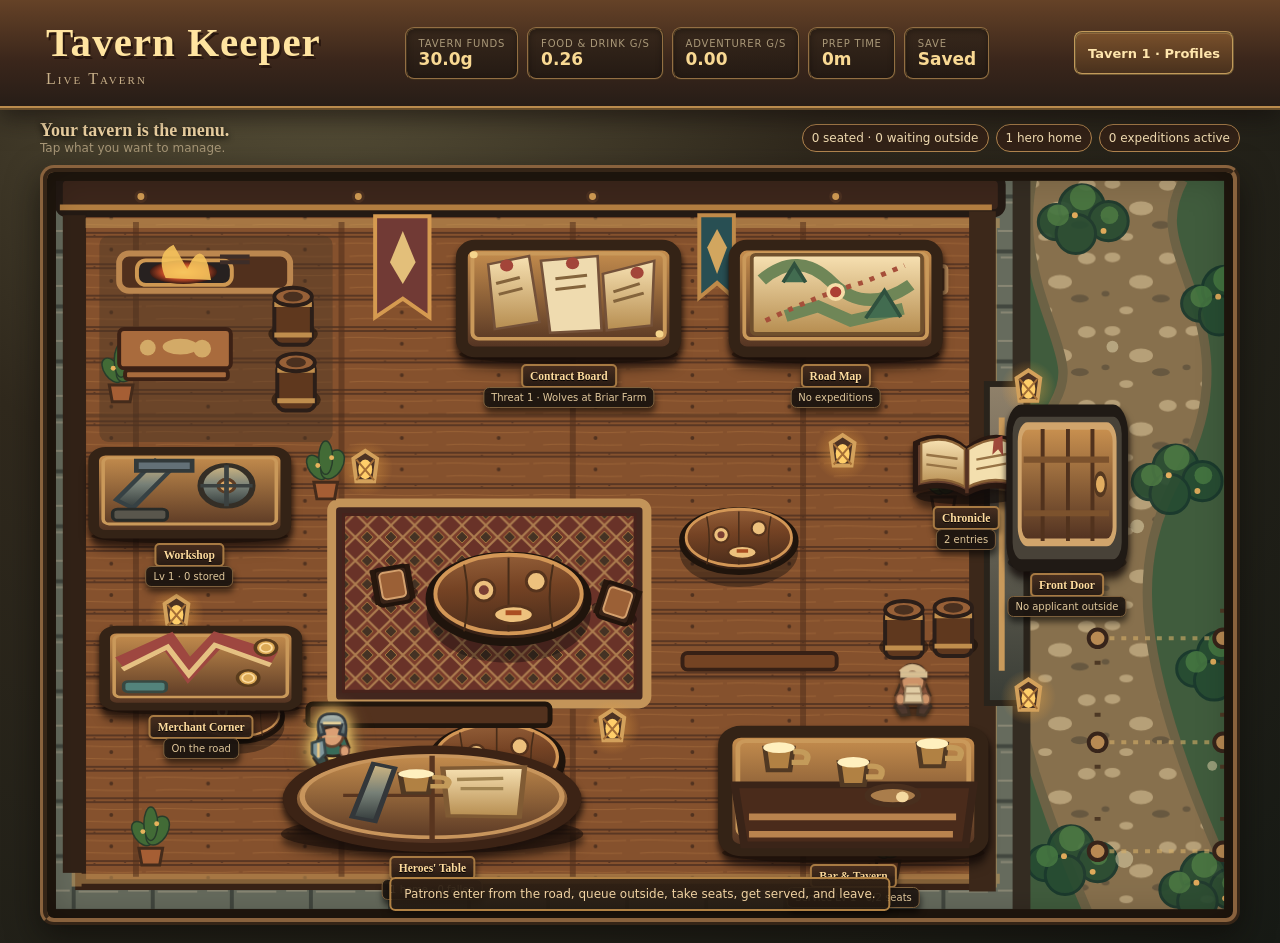
<file: tavern-keeper/index.html>
<!doctype html>
<html lang="en">
<head>
  <meta charset="utf-8">
  <meta name="viewport" content="width=device-width,initial-scale=1,viewport-fit=cover">
  <title>Tavern Keeper — Illustrated Fantasy Tavern</title>
  <link rel="stylesheet" href="styles.css">
  <link rel="stylesheet" href="art/scene.css">
  <link rel="stylesheet" href="art/boss.css">
  <link rel="stylesheet" href="art/profiles.css">
</head>
<body class="scene-mode">
<header class="game-header">
  <div class="brand"><h1>Tavern Keeper</h1><p>Live Tavern</p></div>
  <div class="top-stats">
    <div><span>Tavern funds</span><strong id="funds">0.0g</strong></div>
    <div><span>Food & drink g/s</span><strong id="tavernGps">0.00</strong></div>
    <div><span>Adventurer g/s</span><strong id="adventurerGps">0.00</strong></div>
    <div><span>Prep time</span><strong id="prepTime">0m</strong></div>
    <div><span>Save</span><strong id="saveState">Local</strong></div>
  </div>
  <button id="openProfiles" class="profile-menu-toggle" type="button" aria-haspopup="dialog" aria-controls="profileManager">Profiles / Restart</button>
  <button id="bossAlert" class="boss-alert" type="button" hidden>Boss awaiting orders — Open Battle</button>
</header>

<section id="offlineReturn" class="panel offline-return hidden overlay-panel">
    <div class="section-title"><h2>While You Were Away</h2><span id="offlineDuration" class="status">0m</span></div>
    <div id="offlineSummary"></div>
    <button id="closeOfflineSummary">Dismiss Return Summary</button>
  </section>

<section id="profileManager" class="profile-overlay" role="dialog" aria-modal="true" aria-labelledby="profileTitle" hidden>
  <div class="profile-dialog panel">
    <div class="profile-dialog-head">
      <div><h2 id="profileTitle">Tavern Profiles</h2><p>Three separate local taverns. Start over without losing your other profiles.</p></div>
      <button id="closeProfiles" type="button" aria-label="Close profile manager">Close ×</button>
    </div>
    <p class="profile-storage-note">Profiles save automatically in this browser on this device. They are not online accounts or cloud saves. Clearing website data deletes local profiles.</p>
    <div id="profileSlots" class="profile-slots" aria-live="polite"></div>
    <p id="profileMessage" class="profile-message" role="status"></p>
    <section id="profileConfirm" class="profile-confirm" hidden aria-live="assertive">
      <strong id="profileConfirmTitle">Confirm action</strong>
      <p id="profileConfirmDescription"></p>
      <div class="profile-confirm-actions">
        <button type="button" id="cancelProfileAction">Cancel</button>
        <button type="button" id="confirmProfileAction" class="danger">Confirm</button>
      </div>
    </section>
  </div>
</section>

<main id="appShell" class="scene-shell">
  <section id="sceneScreen" class="app-screen active" data-screen="scene" aria-label="Animated tavern">
    <div class="scene-intro">
      <div><strong>Your tavern is the menu.</strong><span>Tap what you want to manage.</span></div>
      <div class="scene-status-strip">
        <span id="scenePatronStatus">0 patrons</span>
        <span id="sceneHeroStatus">0 heroes home</span>
        <span id="sceneExpeditionStatus">0 expeditions</span>
      </div>
      <nav class="scene-pan" aria-label="Explore the tavern scene">
        <button type="button" data-scene-pan="interior">Interior</button>
        <button type="button" data-scene-pan="outside">Outside queue →</button>
      </nav>
    </div>

    <div id="sceneViewport" class="scene-viewport" tabindex="0" aria-label="Scrollable top-down tavern and exterior">
    <div id="tavernRoom" class="tavern-room" aria-label="Tavern interior and exterior entry">
      <div id="sceneOutside" class="outside-yard" aria-hidden="true">
        <div class="outside-sky"></div>
        <div class="outside-road"></div>
        <div class="porch-roof"></div>
        <div class="queue-marker"><span>WAIT HERE</span></div>
      </div>
      <div class="door-threshold" aria-hidden="true"></div>
      <div class="room-wall">
        <div class="roof-beam beam-a"></div><div class="roof-beam beam-b"></div>
        <div class="scene-window"><i></i><i></i><span></span></div>
        <div class="fireplace"><div class="fire-glow"></div><div class="flame f1"></div><div class="flame f2"></div><div class="flame f3"></div></div>
        <div class="hanging-lamp lamp-a"></div><div class="hanging-lamp lamp-b"></div>
      </div>
      <div class="wood-floor"></div>

      <button class="scene-object hotspot contract-board-object" data-open-screen="contracts" aria-label="Open contract board">
        <svg class="prop-sprite" viewBox="0 0 180 112" preserveAspectRatio="none" aria-hidden="true" focusable="false"><use href="art/props.svg#prop-contracts"></use></svg><b>Contract Board</b><small id="sceneContractBadge">Threat 2 selected</small>
      </button>

      <button class="scene-object hotspot wall-map-object" data-open-screen="expeditions" aria-label="Open expeditions">
        <svg class="prop-sprite" viewBox="0 0 180 112" preserveAspectRatio="none" aria-hidden="true" focusable="false"><use href="art/props.svg#prop-map"></use></svg><b>Road Map</b><small id="sceneExpeditionBadge">No expeditions</small>
      </button>

      <button class="scene-object hotspot ledger-object" data-open-screen="chronicle" aria-label="Open tavern chronicle">
        <svg class="prop-sprite" viewBox="0 0 180 112" preserveAspectRatio="none" aria-hidden="true" focusable="false"><use href="art/props.svg#prop-chronicle"></use></svg><b>Chronicle</b><small id="sceneChronicleBadge">0 entries</small>
      </button>

      <button class="scene-object hotspot workshop-object" data-open-screen="workshop" aria-label="Open workshop">
        <svg class="prop-sprite" viewBox="0 0 180 112" preserveAspectRatio="none" aria-hidden="true" focusable="false"><use href="art/props.svg#prop-workshop"></use></svg><b>Workshop</b><small id="sceneWorkshopBadge">Lv 1</small>
      </button>

      <button class="scene-object hotspot hero-table-object" data-open-screen="heroes" aria-label="Open hero roster and preparation">
        <svg class="prop-sprite" viewBox="0 0 180 112" preserveAspectRatio="none" aria-hidden="true" focusable="false"><use href="art/props.svg#prop-heroes"></use></svg><b>Heroes' Table</b><small id="sceneHeroBadge">0 home</small>
      </button>

      <button class="scene-object hotspot bar-object" data-open-screen="tavern" aria-label="Manage tavern">
        <svg class="prop-sprite" viewBox="0 0 180 112" preserveAspectRatio="none" aria-hidden="true" focusable="false"><use href="art/props.svg#prop-bar"></use></svg><b>Bar & Tavern</b><small id="sceneBarBadge">Lv 1 service</small>
      </button>

      <button class="scene-object hotspot merchant-object" data-open-screen="merchant" aria-label="Visit merchant">
        <svg class="prop-sprite" viewBox="0 0 180 112" preserveAspectRatio="none" aria-hidden="true" focusable="false"><use href="art/props.svg#prop-merchant"></use></svg><b>Merchant Corner</b><small id="sceneMerchantBadge">On the road</small>
      </button>

      <button class="scene-object hotspot door-object exterior-door" data-open-screen="applicants" aria-label="Check applicants outside">
        <svg class="prop-sprite" viewBox="0 0 180 112" preserveAspectRatio="none" aria-hidden="true" focusable="false"><use href="art/props.svg#prop-door"></use></svg><b>Front Door</b><small id="sceneApplicantBadge">No applicant</small>
      </button>

      <div id="scenePatrons" class="scene-actors patron-actors" aria-hidden="true"></div>
      <div id="sceneHeroes" class="scene-actors hero-actors" aria-hidden="true"></div>
      <div id="sceneVisitor" class="scene-actors visitor-actors" aria-hidden="true"></div>
      <div id="sceneStaff" class="scene-actors staff-actors" aria-hidden="true"></div>

      <div class="scene-toast" id="sceneToast">Tap an object to manage the tavern.</div>
    </div>
    </div>
  </section>

  <section class="app-screen menu-screen" data-screen="tavern">
    <div class="screen-header"><button class="back-tavern" data-back-tavern>← Back to Tavern</button><div><h2>Bar & Tavern</h2><p>Patrons, service, facilities and upgrades.</p></div></div>
    <section class="panel economy-panel screen-panel">
    <div class="section-title"><h2>Tavern Floor</h2><span id="serviceStatus" class="status">OPEN</span></div>
    <div class="economy-metrics">
      <div><span>Projected income</span><strong id="projectedGps">0.00 g/s</strong></div>
      <div><span>Rolling income</span><strong id="rollingGps">0.00 g/s</strong></div>
      <div><span>Seats</span><strong id="seatCount">2</strong></div>
      <div><span>Service</span><strong id="serviceLevel">Lv 1</strong></div>
      <div><span>Kitchen</span><strong id="kitchenLevel">Lv 1</strong></div>
      <div><span>Commons</span><strong id="barLevel">Lv 1</strong></div>
      <div><span>Lodging</span><strong id="lodgingLevel">Lv 1</strong></div>
      <div><span>Infirmary</span><strong id="infirmaryLevel">Lv 1</strong></div>
      <div><span>Workshop</span><strong id="workshopLevel">Lv 1</strong></div>
      <div><span>Patrons served</span><strong id="servedCount">0</strong></div>
      <div><span>Walked away</span><strong id="lostCount">0</strong></div>
    </div>

    <div class="tavern-flow">
      <div>
        <h3>Seated patrons</h3>
        <div id="seatedPatrons" class="patron-list"></div>
      </div>
      <div>
        <h3>Waiting</h3>
        <div id="waitingPatrons" class="patron-list compact"></div>
      </div>
      <div>
        <h3>Recent service</h3>
        <div id="serviceLog" class="service-log"></div>
      </div>
    </div>

    <h3>Improve the Tavern</h3>
    <p class="economy-note">Permanent improvements are substantial investments. Short contracts fund early upgrades; later tiers take multiple expeditions.</p>
    <div id="tavernUpgrades" class="upgrade-grid"></div>
  </section>
  </section>

  <section class="app-screen menu-screen" data-screen="merchant">
    <div class="screen-header"><button class="back-tavern" data-back-tavern>← Back to Tavern</button><div><h2>Merchant Corner</h2><p>Buy from whoever is currently visiting.</p></div></div>
    <section class="panel merchant-panel screen-panel">
    <div class="section-title"><h2>Visiting Merchant</h2><span id="merchantStatus" class="status">ON THE ROAD</span></div>
    <div class="merchant-summary">
      <div><span>Merchant</span><strong id="merchantName">No merchant present</strong></div>
      <div><span>Quality</span><strong id="merchantQuality">—</strong></div>
      <div><span>Visit timer</span><strong id="merchantTimer">—</strong></div>
      <div><span>Tavern draw</span><strong id="merchantDraw">Quality 1</strong></div>
    </div>
    <p id="merchantNote" class="merchant-note">A merchant will stop by as the tavern operates.</p>
    <div id="merchantOffers" class="merchant-offers"></div>
    <div id="merchantLog" class="merchant-log"></div>
  </section>
  </section>

  <section class="app-screen menu-screen" data-screen="applicants">
    <div class="screen-header"><button class="back-tavern" data-back-tavern>← Back to Tavern</button><div><h2>Front Door</h2><p>Meet applicants looking for work.</p></div></div>
    <section class="panel applicant-panel screen-panel">
    <div class="section-title"><h2>Applicants</h2><span id="applicantStatus" class="status">NO APPLICANT</span></div>
    <div class="applicant-summary">
      <div><span>Name</span><strong id="applicantName">No applicant present</strong></div>
      <div><span>Quality</span><strong id="applicantQuality">—</strong></div>
      <div><span>Hire cost</span><strong id="applicantCost">—</strong></div>
      <div><span>Time remaining</span><strong id="applicantTimer">—</strong></div>
      <div><span>Tavern draw</span><strong id="applicantDraw">Quality 1</strong></div>
    </div>
    <div id="applicantBody" class="applicant-body"><p class="empty">An applicant will eventually stop in looking for work.</p></div>
    <button id="recruitApplicant" class="primary" disabled>Recruit Applicant</button>
    <div id="applicantLog" class="applicant-log"></div>
  </section>
  </section>

  <section class="app-screen menu-screen" data-screen="workshop">
    <div class="screen-header"><button class="back-tavern" data-back-tavern>← Back to Tavern</button><div><h2>Workshop & Stash</h2><p>Craft, store, equip and repair.</p></div></div>
    <section class="panel crafting-panel screen-panel">
    <div class="section-title"><h2>Workshop &amp; Stash</h2><span class="status">CRAFTING</span></div>
    <div class="craft-layout">
      <div>
        <h3>Recovered Materials</h3>
        <div id="materialStash" class="stash-grid"></div>
        <h3>Crafted / Stored Items</h3>
        <div id="itemStock" class="stock-list"></div>
      </div>
      <div>
        <h3>Recipes</h3>
        <div id="recipeList" class="recipe-list"></div>
      </div>
    </div>
    <div id="craftLog" class="craft-log"></div><h3>Maintenance Log</h3><div id="repairLog" class="craft-log"></div>
  </section>
  </section>

  <section class="app-screen menu-screen" data-screen="contracts">
    <div class="screen-header"><button class="back-tavern" data-back-tavern>← Back to Tavern</button><div><h2>Contract Board</h2><p>Choose the work. Threat is advisory.</p></div></div>
    <section class="panel contract-board-panel screen-panel">
    <div class="section-title"><h2>Contract Board</h2><span id="jobBoardProgress" class="status">Tavern Lv 1 · Rep 0 · 2/5 jobs</span></div>
    <p class="contract-board-note">Food and drink sales are your safety net. Mercenary g/s is the wealth engine: high-threat work pays much more when assigned to a skilled, equipped hero. A veteran who dies takes that income stream with them. Jobs still give partial payment for failed attempts.</p>
    <div id="contractBoard" class="contract-board"></div>
    <div class="job-assignment-panel">
      <div class="contract-card selected-contract"><div><h3 id="selectedContractName">—</h3><span id="selectedContractThreat" class="threat">Threat —</span></div><p id="selectedContractObjective">Choose a job above.</p><small id="selectedContractRisk">Choose an available hero.</small></div>
      <div class="job-assignment"><label>Assign hero<select id="jobHeroSelect"></select></label><button id="jobDeploy" class="primary">Accept Job</button></div>
    </div>
  </section>
  </section>

  <section class="app-screen menu-screen" data-screen="chronicle">
    <div class="screen-header"><button class="back-tavern" data-back-tavern>← Back to Tavern</button><div><h2>Tavern Chronicle</h2><p>Records, legends, deaths and milestones.</p></div></div>
    <section class="panel chronicle-panel screen-panel">
    <div class="section-title"><h2>Tavern Chronicle</h2><span id="chronicleStatus" class="status">0 ENTRIES</span></div>
    <p class="chronicle-note">Contracts, feats, recruits, deaths, records and tavern milestones become permanent history.</p>
    <div class="legacy-metrics">
      <div><span>Contracts</span><strong id="legacyContracts">0</strong></div>
      <div><span>Successes</span><strong id="legacySuccesses">0</strong></div>
      <div><span>Fallen</span><strong id="legacyFallen">0</strong></div>
      <div><span>Legends</span><strong id="legacyLegends">0</strong></div>
      <div><span>Patrons served</span><strong id="legacyPatrons">0</strong></div>
      <div><span>Tavern revenue</span><strong id="legacyRevenue">0g</strong></div>
    </div>
    <div class="chronicle-layout">
      <div>
        <h3>Records</h3>
        <div id="chronicleRecords" class="chronicle-records"></div>
        <h3>Legends</h3>
        <div id="chronicleLegends" class="chronicle-legends"></div>
      </div>
      <div>
        <h3>The Ledger</h3>
        <div id="chronicleLog" class="chronicle-log"></div>
      </div>
    </div>
  </section>
  </section>

  <section class="app-screen menu-screen hero-screen" data-screen="heroes">
    <div class="screen-header"><button class="back-tavern" data-back-tavern>← Back to Tavern</button><div><h2>Heroes' Table</h2><p>Select, prepare and equip heroes. Assign work from the Contract Board.</p></div></div>
    <div class="focused-grid"><aside class="panel roster-panel screen-panel">
    <div class="section-title"><h2>Hero Roster</h2><span id="rosterCount" class="status">0 alive</span></div>
    <div id="heroRoster" class="hero-roster"></div>
    <h3>Fallen</h3>
    <div id="fallenRoster" class="fallen-roster"></div>
    <div class="save-actions"><button id="newTavern" type="button">Profiles / Restart Tavern</button></div>
  </aside><section class="panel tavern screen-panel" id="tavernPanel">
    <div class="section-title"><h2>Selected Hero</h2><span id="risk" class="risk">—</span></div>
    <div id="heroCard" class="hero-card"></div>

    <div class="career-grid">
      <div><span>Career rank</span><strong id="careerRank">—</strong></div>
      <div><span>XP</span><strong id="careerXp">—</strong></div>
      <div><span>Contracts</span><strong id="careerContracts">—</strong></div>
      <div><span>Successes</span><strong id="careerSuccesses">—</strong></div>
    </div>

    <div class="status-block"><span>Skills</span><div id="skills" class="chips"></div></div>
    <div class="status-block"><span>Titles</span><div id="titles" class="chips"></div></div>

    <div class="condition-grid">
      <div><span>Health</span><strong id="homeHealth"></strong><i><b id="homeHealthBar"></b></i></div>
      <div><span>Hunger</span><strong id="homeHunger"></strong><i><b id="homeHungerBar"></b></i></div>
      <div><span>Fatigue</span><strong id="homeFatigue"></strong><i><b id="homeFatigueBar"></b></i></div>
      <div><span>Morale</span><strong id="homeMorale"></strong><i><b id="homeMoraleBar"></b></i></div>
    </div>
    <div class="status-block"><span>Moodlets</span><div id="homeMoodlets" class="chips"></div></div>
    <div class="status-block"><span>Injuries</span><div id="injuries" class="chips"></div></div>

    <h3>Prepare</h3>
    <div id="prepActions" class="prep-actions"></div>

    <h3>Loadout</h3>
    <div class="loadout-grid">
      <div><span>Weapon</span><strong id="currentWeapon">—</strong></div>
      <div><span>Armor</span><strong id="currentArmor">—</strong></div>
      <div><span>Healing potions</span><strong id="potions">0</strong></div>
      <div><span>Field bandages</span><strong id="bandages">0</strong></div>
    </div>
    <div class="maintenance-actions"><button id="repairWeapon">Repair Weapon</button><button id="repairArmor">Repair Armor</button></div><small class="loadout-note">Gear condition persists. Worn/damaged/broken equipment loses effectiveness until repaired.</small>

    <h3 class="history-heading">Career History</h3>
    <div id="careerHistory" class="career-history"></div>
    <div id="prepLog" class="prep-log"></div>
  </section></div>
  </section>

  <section class="app-screen menu-screen expedition-screen" data-screen="expeditions">
    <div class="screen-header"><button class="back-tavern" data-back-tavern>← Back to Tavern</button><div><h2>Road Map</h2><p>Follow every active expedition and review completed reports.</p></div></div>
    <section class="panel expedition screen-panel" id="expeditionPanel">
    <div class="section-title"><h2>Expeditions</h2><div class="expedition-head-meta"><span id="expeditionCount" class="status">0 ACTIVE · 0 TOTAL</span><span id="status" class="status">READY</span></div></div>
    <div id="expeditionTabs" class="expedition-tabs"><p class="empty">No expeditions yet.</p></div>
    <div id="activeHeroBanner" class="active-hero-banner">No active expedition.</div>
    <div class="metrics">
      <div><span>HP</span><strong id="hp">—</strong></div><div><span>Reward rate</span><strong id="gps">0.00</strong></div><div><span>Hero gold</span><strong id="gold">0</strong></div><div><span>Progress</span><strong id="progress">0%</strong></div>
    </div>
    <div class="bars"><label>Health<div><i id="hpBar"></i></div></label><label>Fatigue<div><i id="fatigueBar"></i></div></label><label>Hunger<div><i id="hungerBar"></i></div></label><label>Morale<div><i id="moraleBar"></i></div></label></div>
    <div class="current"><div><span>Location</span><strong id="location">—</strong></div><div><span>Moodlets</span><strong id="moodlets">—</strong></div></div>
    <div class="current"><div><span>Injuries</span><strong id="fieldInjuries">None</strong></div><div><span>Potions</span><strong id="fieldPotions">—</strong></div></div><div class="current"><div><span>Weapon condition</span><strong id="fieldWeapon">—</strong></div><div><span>Armor condition</span><strong id="fieldArmor">—</strong></div></div><div class="current"><div><span>Objective score</span><strong id="fieldObjectiveScore">—</strong></div><div><span>Objective state</span><strong id="fieldObjectiveState">—</strong></div></div>
    <p class="economy-note">Expeditions run at one authoritative real-time speed. Tavern service, merchants and applicants continue while heroes are away. Boss battles require your commands and pause only that expedition's clock and wages.</p>
    <section id="bossBattle" class="boss-battle" aria-label="JRPG boss encounter" hidden>
      <div class="boss-heading"><h3 id="bossTitle">BOSS BATTLE</h3><span id="bossRound">TURN 1</span></div>
      <p id="bossHint" class="boss-hint">A powerful foe blocks the route. This expedition will wait for your commands.</p>
      <div class="battle-stage">
        <div class="battle-fighter battle-hero">
          <svg class="battle-sprite" viewBox="0 0 160 160" aria-hidden="true"><use href="art/bosses.svg#battle-hero"></use></svg>
          <strong id="bossHeroName">Mercenary</strong>
          <div class="battle-health"><i id="bossHeroHpBar"></i></div><small id="bossHeroHp">—</small>
        </div>
        <div class="battle-vs">VS</div>
        <div class="battle-fighter battle-enemy">
          <svg id="bossEnemyArt" class="battle-sprite" viewBox="0 0 160 160" aria-hidden="true"><use id="bossEnemySprite" href="art/bosses.svg#battle-troll"></use></svg>
          <strong id="bossEnemyName">Boss</strong>
          <div class="battle-health enemy"><i id="bossEnemyHpBar"></i></div><small id="bossEnemyHp">—</small>
        </div>
      </div>
      <p id="bossBattleLog" class="battle-log" aria-live="polite">Choose an action.</p>
      <div class="battle-actions" id="bossActions" role="group" aria-label="Battle commands">
        <button type="button" data-boss-action="attack">Attack</button>
        <button type="button" data-boss-action="heavy">Power Strike</button>
        <button type="button" data-boss-action="guard">Guard</button>
        <button type="button" data-boss-action="potion">Potion</button>
        <button type="button" data-boss-action="retreat">Retreat</button>
      </div>
      <p class="boss-info">Every command advances one combat turn. Guard reduces the next hit; the boss uses a crushing attack every third turn. Retreat may fail. Tavern service and other expeditions continue while this battle waits.</p>
    </section>
    <h3>Event Feed</h3><div id="log" class="log"></div>
    <details><summary>Decision Debug</summary><pre id="debug"></pre></details>
  </section>
    <section class="panel summary screen-panel" id="summaryPanel">
    <h2>Expedition Summary</h2>
    <div id="summaryBody"><p>Select a hero, prepare them, then deploy.</p></div>
    <button id="returnHome" disabled>Close Selected Report</button>
  </section>
  </section>
</main>

<script src="core.js"></script><script src="profiles.js"></script><script src="app.js"></script>
</body></html>
</file>
<file: tavern-keeper/styles.css>
:root{font-family:Inter,ui-sans-serif,system-ui,-apple-system,BlinkMacSystemFont,"Segoe UI",sans-serif;background:#17140f;color:#efe6d2;color-scheme:dark}*{box-sizing:border-box}body{margin:0;background:radial-gradient(circle at top,#3c2f1e 0,#17140f 46%);min-height:100vh}header{display:flex;justify-content:space-between;align-items:center;gap:16px;padding:18px clamp(14px,4vw,46px);border-bottom:1px solid #6b5431;background:#1f1a13ee;position:sticky;top:0;z-index:3}h1,h2,h3{font-family:Georgia,serif}h1{margin:0;font-size:clamp(27px,5vw,43px)}h2,h3{margin-top:0}header p{margin:4px 0 0;color:#cbb995}.top-stats{display:flex;gap:8px}.top-stats div,.metrics div,.current div,.career-grid div{background:#18150f;border:1px solid #4b3c2b;border-radius:9px;padding:9px 12px}.top-stats span,.metrics span,.current span,.status-block>span,.condition-grid span,.career-grid span{display:block;color:#a99878;font-size:10px;text-transform:uppercase;letter-spacing:.08em}.top-stats strong{font-size:17px}main{display:grid;grid-template-columns:minmax(230px,300px) minmax(310px,400px) minmax(0,1fr);gap:14px;padding:14px;max-width:1680px;margin:auto}.panel{background:#211c15;border:1px solid #54452f;border-radius:14px;padding:16px;box-shadow:0 18px 60px #0006}.summary{grid-column:1/-1}.section-title{display:flex;align-items:center;justify-content:space-between;gap:12px}.section-title h2{margin-bottom:10px}.risk,.status,.threat{border:1px solid #81663a;border-radius:999px;padding:7px 11px;background:#2b2419;font-size:12px}.hero-roster,.fallen-roster{display:flex;flex-direction:column;gap:7px}.roster-card{display:flex;flex-direction:column;text-align:left;padding:10px;background:#18150f}.roster-card.selected{border-color:#c18b48;background:#332719}.roster-card>div,.fallen-card>div,.hero-card>div,.contract-card>div,.supply-row{display:flex;justify-content:space-between;align-items:center;gap:8px}.roster-card small,.fallen-card small{color:#b4a487;margin-top:4px}.roster-card em{font-style:normal;font-size:11px;color:#d6b977;margin-top:5px}.fallen-card{padding:9px;background:#181512;border:1px solid #40362a;border-radius:8px;opacity:.72}.fallen-card span{font-size:11px;color:#ad9d82}.empty{color:#8f8068;font-style:italic}.save-actions{border-top:1px solid #443725;margin-top:14px;padding-top:12px}.hero-card,.contract-card{border:1px solid #4c3e2b;background:#18150f;border-radius:10px;padding:12px;margin:12px 0}.hero-card strong{font-size:18px}.hero-card p{font-size:12px;color:#d3c4a7}.hero-card small,.contract-card small{color:#a99878}.career-grid{display:grid;grid-template-columns:1fr 1fr;gap:7px}.career-grid strong{font-size:18px}.condition-grid{display:grid;grid-template-columns:1fr 1fr;gap:8px}.condition-grid>div{background:#18150f;border:1px solid #493b2a;border-radius:8px;padding:9px}.condition-grid strong{float:right}.condition-grid i{display:block;clear:both;height:7px;background:#0f0d0a;border:1px solid #443725;border-radius:999px;overflow:hidden;margin-top:7px}.condition-grid b{display:block;height:100%;background:linear-gradient(90deg,#9a642d,#dfad5a);width:50%}.status-block{margin:12px 0}.chips,.materials{display:flex;gap:6px;flex-wrap:wrap;margin-top:6px}.chips span,.materials span{background:#302719;border:1px solid #4b3c2b;padding:5px 8px;border-radius:999px;font-size:12px}.chips .muted{opacity:.6}.prep-actions{display:grid;grid-template-columns:1fr 1fr;gap:7px}.prep-action{display:flex;flex-direction:column;text-align:left;min-height:88px}.prep-action strong{font-family:Georgia,serif}.prep-action span{font-size:11px;color:#d8b777;margin:3px 0}.prep-action small{color:#ac9d82;line-height:1.25}.prep-action:disabled{opacity:.4;cursor:not-allowed}.grid-2{display:grid;grid-template-columns:1fr 1fr;gap:8px}label{display:flex;flex-direction:column;gap:6px;margin:10px 0;color:#d5c7ac;font-size:13px}select,input,button{font:inherit}select,input[type=number]{width:100%;background:#15120e;color:#f2e8d4;border:1px solid #5a4933;border-radius:8px;padding:9px}button{background:#372d1f;color:#f2e8d4;border:1px solid #745c38;border-radius:8px;padding:9px 12px;cursor:pointer}button:hover:not(:disabled),button.active{background:#57452c}button:disabled{opacity:.45}.primary{width:100%;font-weight:800;background:#7d4f22;border-color:#b57b3b;padding:13px}.danger{width:100%;border-color:#74463d;background:#3b2420}.supply-row{padding:8px 0}.prep-log{margin-top:12px;border-top:1px solid #493b2a}.prep-log>div{display:flex;justify-content:space-between;gap:10px;padding:6px 0;font-size:11px;color:#b7a88e}.history-heading{margin-top:18px}.career-history{display:flex;flex-direction:column;gap:6px}.career-history>div{background:#18150f;border:1px solid #493b2a;border-radius:8px;padding:8px}.career-history>div span,.career-history>div small{display:block;color:#b7a88e;font-size:11px;margin-top:3px}.active-hero-banner{padding:10px;background:#2f271b;border:1px solid #58472f;border-radius:9px;margin-bottom:10px;color:#d9bf8c}.metrics{display:grid;grid-template-columns:repeat(4,1fr);gap:8px}.metrics strong{font-size:21px}.bars{display:grid;grid-template-columns:repeat(4,1fr);gap:8px;margin:14px 0}.bars label{margin:0}.bars label>div{height:9px;border-radius:999px;background:#0d0b08;overflow:hidden;border:1px solid #4b3c2b}.bars i{display:block;height:100%;background:linear-gradient(90deg,#a36a2f,#d4a55a);width:50%}.current{display:grid;grid-template-columns:1fr 1fr;gap:8px;margin-top:8px}.controls{display:flex;gap:8px;flex-wrap:wrap;margin:14px 0}.log{height:430px;overflow:auto;background:#11100c;border:1px solid #493b2a;border-radius:10px;padding:10px}.event{padding:8px 6px;border-bottom:1px solid #30281d}.event:last-child{border-bottom:0}.event time{color:#89795c;font-size:11px;margin-right:6px}.event .reasons{display:block;color:#bda77e;font-size:12px;margin:4px 0 0 46px}.event.income{color:#dcb76c}.event.result{color:#f2d58e;font-weight:700}.event.injury{color:#e2a18d}.event.decision{color:#ded3bb}details{margin-top:10px}pre{white-space:pre-wrap;max-height:240px;overflow:auto;background:#11100c;padding:10px;border-radius:8px;font-size:11px}.summary-grid{display:grid;grid-template-columns:repeat(auto-fit,minmax(130px,1fr));gap:8px}.summary-grid div{padding:10px;background:#18150f;border:1px solid #493b2a;border-radius:8px}.banked,.progression{color:#d9bd81}@media(max-width:1180px){main{grid-template-columns:280px minmax(0,1fr)}.roster-panel{grid-row:1/3}.expedition{grid-column:2}.tavern{grid-column:2}.summary{grid-column:1/-1}}@media(max-width:760px){header{position:static;align-items:flex-start}.top-stats{flex-direction:column}main{grid-template-columns:1fr;padding:9px}.roster-panel,.tavern,.expedition,.summary{grid-column:auto;grid-row:auto}.metrics,.bars{grid-template-columns:1fr 1fr}.log{height:300px}}@media(max-width:460px){header{padding:13px}.panel{padding:13px}.grid-2,.prep-actions{grid-template-columns:1fr}.metrics strong{font-size:17px}.condition-grid,.career-grid{grid-template-columns:1fr 1fr}}
.economy-panel{grid-column:1/-1}.economy-metrics{display:grid;grid-template-columns:repeat(6,minmax(110px,1fr));gap:8px}.economy-metrics>div{background:#18150f;border:1px solid #4b3c2b;border-radius:9px;padding:10px}.economy-metrics span{display:block;color:#a99878;font-size:10px;text-transform:uppercase;letter-spacing:.08em}.economy-metrics strong{font-size:18px}.tavern-flow{display:grid;grid-template-columns:1.2fr .8fr 1.5fr;gap:10px;margin-top:14px}.tavern-flow>div{background:#18150f;border:1px solid #493b2a;border-radius:10px;padding:10px;min-height:145px}.patron-list{display:flex;flex-direction:column;gap:6px}.patron-card{border:1px solid #433725;border-radius:8px;padding:7px;background:#211a12}.patron-card>div{display:flex;justify-content:space-between;gap:8px}.patron-card span,.patron-card small{font-size:11px;color:#b7a88e}.patron-list.compact .patron-card{padding:5px 7px}.service-log{max-height:180px;overflow:auto}.service-log>div{display:grid;grid-template-columns:42px 1fr;gap:6px;border-bottom:1px solid #30281d;padding:5px 0;font-size:11px}.service-log time{color:#89795c}.service-log .sale span{color:#d9bd81}.service-log .lost span{color:#d49a8c}.upgrade-grid{display:grid;grid-template-columns:repeat(4,1fr);gap:8px}.upgrade-card{display:flex;flex-direction:column;text-align:left;min-height:82px}.upgrade-card span{font-size:11px;color:#d8b777;margin:3px 0}.upgrade-card small{color:#ac9d82}.economy-note{font-size:11px;color:#a99878;margin-top:-5px}
@media(max-width:1180px){.economy-metrics{grid-template-columns:repeat(3,1fr)}.tavern-flow{grid-template-columns:1fr 1fr}.tavern-flow>div:last-child{grid-column:1/-1}.upgrade-grid{grid-template-columns:1fr 1fr}}
@media(max-width:760px){.economy-panel{grid-column:auto}.economy-metrics{grid-template-columns:1fr 1fr}.tavern-flow{grid-template-columns:1fr}.tavern-flow>div:last-child{grid-column:auto}.upgrade-grid{grid-template-columns:1fr 1fr}}
@media(max-width:460px){.economy-metrics,.upgrade-grid{grid-template-columns:1fr 1fr}}

.crafting-panel{grid-column:1/-1}.craft-layout{display:grid;grid-template-columns:.9fr 1.4fr;gap:14px}.stash-grid{display:grid;grid-template-columns:1fr 1fr;gap:7px}.stash-grid>div{display:flex;justify-content:space-between;background:#18150f;border:1px solid #493b2a;border-radius:8px;padding:8px}.stash-grid span{color:#b8a78a}.stock-list{display:flex;flex-direction:column;gap:7px}.stock-card{display:grid;grid-template-columns:1fr auto;gap:4px 8px;background:#18150f;border:1px solid #493b2a;border-radius:8px;padding:9px}.stock-card>div{display:flex;justify-content:space-between;gap:8px}.stock-card small{color:#ad9d82}.stock-card button{grid-column:2;grid-row:1/3;align-self:center}.recipe-list{display:grid;grid-template-columns:1fr 1fr;gap:8px}.recipe-card{display:flex;flex-direction:column;background:#18150f;border:1px solid #493b2a;border-radius:9px;padding:10px}.recipe-card>div:first-child{display:flex;justify-content:space-between;gap:8px}.recipe-card>div:first-child span{text-transform:uppercase;font-size:10px;color:#a99878}.recipe-card p{font-size:12px;color:#c5b79d;min-height:32px}.recipe-mats{display:flex;flex-wrap:wrap;gap:5px;margin-bottom:7px}.recipe-mats span{font-size:10px;border-radius:999px;padding:4px 6px;border:1px solid #4d4030}.recipe-mats .ok{color:#d7c79f}.recipe-mats .short{color:#d59b8e;border-color:#68443c}.recipe-card>small{color:#a99878;margin-bottom:7px}.recipe-card button{margin-top:auto}.craft-log{margin-top:10px;border-top:1px solid #493b2a}.craft-log>div{display:flex;justify-content:space-between;gap:10px;padding:6px 0;font-size:11px;color:#b7a88e}.loadout-grid{display:grid;grid-template-columns:1fr 1fr;gap:7px}.loadout-grid>div{display:flex;justify-content:space-between;gap:8px;background:#18150f;border:1px solid #493b2a;border-radius:8px;padding:8px}.loadout-grid span{color:#a99878;font-size:11px}.loadout-note{display:block;color:#8f8068;margin-top:7px}
@media(max-width:900px){.craft-layout{grid-template-columns:1fr}.recipe-list{grid-template-columns:1fr 1fr}}
@media(max-width:560px){.recipe-list,.stash-grid,.loadout-grid{grid-template-columns:1fr}}

.merchant-panel{grid-column:1/-1}.merchant-summary{display:grid;grid-template-columns:repeat(4,1fr);gap:8px}.merchant-summary>div{background:#18150f;border:1px solid #4b3c2b;border-radius:9px;padding:9px}.merchant-summary span{display:block;color:#a99878;font-size:10px;text-transform:uppercase;letter-spacing:.08em}.merchant-summary strong{font-size:16px}.merchant-note{color:#b4a487;font-size:12px}.merchant-offers{display:grid;grid-template-columns:repeat(4,1fr);gap:8px}.merchant-offer{display:flex;flex-direction:column;background:#18150f;border:1px solid #493b2a;border-radius:9px;padding:10px}.merchant-offer>div{display:flex;justify-content:space-between;gap:8px}.merchant-offer small{color:#ad9d82;margin:5px 0 8px}.merchant-offer button{margin-top:auto}.merchant-offer.sold{opacity:.55}.merchant-log{margin-top:10px;border-top:1px solid #493b2a;max-height:145px;overflow:auto}.merchant-log>div{display:grid;grid-template-columns:46px 1fr;gap:6px;padding:5px 0;border-bottom:1px solid #30281d;font-size:11px}.merchant-log time{color:#89795c}.merchant-log .purchase span{color:#d9bd81}.merchant-log .arrival span{color:#d6c195}.merchant-log .departure span{color:#9e9077}
@media(max-width:1000px){.merchant-offers{grid-template-columns:1fr 1fr}.merchant-summary{grid-template-columns:1fr 1fr}}
@media(max-width:560px){.merchant-offers,.merchant-summary{grid-template-columns:1fr}}

.contract-board-panel{grid-column:1/-1}.contract-board-note{color:#a99878;font-size:12px;margin-top:-4px}.contract-board{display:grid;grid-template-columns:repeat(5,minmax(190px,1fr));gap:8px}.board-contract{display:flex;flex-direction:column;text-align:left;min-height:150px;background:#18150f}.board-contract.selected{border-color:#c18b48;background:#332719}.board-contract>div{display:flex;justify-content:space-between;gap:8px}.board-contract>div span{font-size:11px;color:#d8b777}.board-contract em{font-style:normal;color:#d6c195;font-size:11px;margin-top:5px}.board-contract p{font-size:12px;color:#c5b79d;line-height:1.3;margin:8px 0}.board-contract small{color:#95866f;margin-top:auto}.selected-contract{border-color:#7b623d}.job-assignment-panel{margin-top:12px;padding-top:12px;border-top:1px solid #493b2a}.job-assignment{display:grid;grid-template-columns:minmax(220px,1fr) auto;gap:10px;align-items:end}.job-assignment label{margin:0}.job-assignment button{min-width:150px}
@media(max-width:1280px){.contract-board{grid-template-columns:repeat(3,1fr)}}
@media(max-width:800px){.contract-board{grid-template-columns:1fr 1fr}}
@media(max-width:500px){.contract-board{grid-template-columns:1fr}.job-assignment{grid-template-columns:1fr}.job-assignment button{width:100%}}

.applicant-panel{grid-column:1/-1}.applicant-summary{display:grid;grid-template-columns:1.3fr repeat(4,1fr);gap:8px}.applicant-summary>div{background:#18150f;border:1px solid #4b3c2b;border-radius:9px;padding:9px}.applicant-summary span{display:block;color:#a99878;font-size:10px;text-transform:uppercase;letter-spacing:.08em}.applicant-summary strong{font-size:16px}.applicant-body{margin:10px 0}.applicant-card{display:grid;grid-template-columns:1fr 2fr;gap:10px;background:#18150f;border:1px solid #493b2a;border-radius:10px;padding:10px}.applicant-stats{display:grid;grid-template-columns:repeat(5,1fr);gap:5px}.applicant-stats>div{background:#211a12;border:1px solid #433725;border-radius:7px;padding:7px;text-align:center}.applicant-stats span{display:block;color:#9e8e72;text-transform:capitalize;font-size:10px}.applicant-stats strong{font-size:18px}.applicant-details p{margin:4px 0;color:#c8baa0;font-size:12px}.applicant-log{margin-top:10px;border-top:1px solid #493b2a;max-height:145px;overflow:auto}.applicant-log>div{display:grid;grid-template-columns:46px 1fr;gap:6px;padding:5px 0;border-bottom:1px solid #30281d;font-size:11px}.applicant-log time{color:#89795c}.applicant-log .recruited span{color:#d9bd81}.applicant-log .arrival span{color:#d6c195}.applicant-log .departure span{color:#9e9077}
@media(max-width:900px){.applicant-summary{grid-template-columns:1fr 1fr}.applicant-card{grid-template-columns:1fr}.applicant-stats{grid-template-columns:repeat(5,1fr)}}
@media(max-width:560px){.applicant-summary{grid-template-columns:1fr}.applicant-stats{grid-template-columns:repeat(3,1fr)}}

.maintenance-actions{display:grid;grid-template-columns:1fr 1fr;gap:7px;margin-top:7px}.stock-card button+button{margin-top:5px}.event.gear{border-left-color:#b08a4f;background:#211b13}
@media(max-width:560px){.maintenance-actions{grid-template-columns:1fr}}

.expedition-head-meta{display:flex;gap:7px;flex-wrap:wrap;justify-content:flex-end}.expedition-tabs{display:grid;grid-template-columns:repeat(3,minmax(0,1fr));gap:7px;margin-bottom:10px}.expedition-tab{display:flex;flex-direction:column;text-align:left;background:#18150f;min-height:68px}.expedition-tab>div{display:flex;justify-content:space-between;gap:7px}.expedition-tab span{font-size:10px;color:#d8b777}.expedition-tab small{color:#a99878;margin-top:5px}.expedition-tab.selected{border-color:#c18b48;background:#332719}.expedition-tab.success{border-color:#5f714a}.expedition-tab.death{border-color:#79463f}.expedition-tab.retreat{border-color:#786539}.roster-card.deployed{border-color:#725b3c;opacity:.72}
@media(max-width:900px){.expedition-tabs{grid-template-columns:1fr 1fr}}
@media(max-width:560px){.expedition-tabs{grid-template-columns:1fr}.expedition-head-meta{justify-content:flex-start}}

.objective-events{display:grid;grid-template-columns:repeat(auto-fit,minmax(210px,1fr));gap:7px;margin:8px 0 14px}.objective-events>div{display:flex;justify-content:space-between;gap:10px;background:#18150f;border:1px solid #493b2a;border-radius:8px;padding:8px}.objective-events span{color:#d9bd81;font-size:11px}.event.objective{color:#e7ca8b;border-left:2px solid #9e7440}.board-contract small+small{margin-top:5px}

.hidden{display:none!important}.offline-return{grid-column:1/-1;border-color:#806338;background:#2a2116}.offline-cap{color:#d6b977;font-size:12px}.offline-metrics{display:grid;grid-template-columns:repeat(6,minmax(120px,1fr));gap:8px;margin:10px 0 16px}.offline-metrics>div{background:#18150f;border:1px solid #4b3c2b;border-radius:9px;padding:10px}.offline-metrics span{display:block;color:#a99878;font-size:10px;text-transform:uppercase;letter-spacing:.08em}.offline-metrics strong{font-size:16px}.offline-results,.offline-progress{display:grid;grid-template-columns:repeat(2,minmax(0,1fr));gap:7px;margin-bottom:14px}.offline-resolution,.offline-progress>div{background:#18150f;border:1px solid #493b2a;border-radius:9px;padding:9px}.offline-resolution>div,.offline-progress>div{display:flex;justify-content:space-between;gap:8px}.offline-resolution small{display:block;color:#b7a88e;margin-top:5px}.offline-resolution.success{border-color:#5f714a}.offline-resolution.death{border-color:#79463f}.offline-resolution.retreat,.offline-resolution.failure{border-color:#786539}
@media(max-width:900px){.offline-metrics{grid-template-columns:repeat(3,1fr)}.offline-results,.offline-progress{grid-template-columns:1fr}}
@media(max-width:560px){.offline-metrics{grid-template-columns:1fr 1fr}}

.chronicle-panel{grid-column:1/-1}.chronicle-note{color:#a99878;font-size:12px;margin-top:-4px}.legacy-metrics{display:grid;grid-template-columns:repeat(6,minmax(110px,1fr));gap:8px;margin-bottom:14px}.legacy-metrics>div{background:#18150f;border:1px solid #4b3c2b;border-radius:9px;padding:10px}.legacy-metrics span{display:block;color:#a99878;font-size:10px;text-transform:uppercase;letter-spacing:.08em}.legacy-metrics strong{font-size:18px}.chronicle-layout{display:grid;grid-template-columns:.9fr 1.5fr;gap:14px}.chronicle-records{display:grid;grid-template-columns:1fr 1fr;gap:7px}.chronicle-record{display:flex;flex-direction:column;background:#18150f;border:1px solid #493b2a;border-radius:9px;padding:9px}.chronicle-record span{font-size:10px;text-transform:uppercase;color:#a99878}.chronicle-record strong{font-size:17px;margin:3px 0}.chronicle-record small{color:#c2b08e}.empty-record{opacity:.55}.chronicle-legends{display:flex;flex-direction:column;gap:7px}.legend-card{background:#18150f;border:1px solid #695337;border-radius:9px;padding:9px}.legend-card.fallen{border-color:#75473f}.legend-card>div{display:flex;justify-content:space-between;gap:8px}.legend-card span{font-size:10px;color:#d8b777}.legend-card small,.legend-card em{display:block;color:#b7a88e;font-size:11px;margin-top:4px}.legend-card em{font-style:normal;color:#d4bd8c}.chronicle-log{max-height:590px;overflow:auto;display:flex;flex-direction:column;gap:7px}.chronicle-entry{background:#18150f;border:1px solid #493b2a;border-left:3px solid #65523a;border-radius:8px;padding:9px}.chronicle-entry>div{display:flex;justify-content:space-between;gap:8px;margin-bottom:4px}.chronicle-entry time,.chronicle-entry>div span{font-size:10px;color:#8f8068}.chronicle-entry p{margin:5px 0;color:#c8b99d;font-size:12px;line-height:1.35}.chronicle-entry small{color:#a99878}.chronicle-entry.notable{border-left-color:#a77d42}.chronicle-entry.major{border-left-color:#cf9a4f;background:#241d13}.chronicle-entry.death{border-left-color:#8e4d46}.chronicle-entry.legend,.chronicle-entry.record,.chronicle-entry.feat{border-left-color:#b58c4d}
@media(max-width:1000px){.legacy-metrics{grid-template-columns:repeat(3,1fr)}.chronicle-layout{grid-template-columns:1fr}.chronicle-log{max-height:440px}}
@media(max-width:560px){.legacy-metrics,.chronicle-records{grid-template-columns:1fr 1fr}}

.onboarding-panel{grid-column:1/-1;border-color:#7a6039;background:#262016}.onboarding-steps{display:grid;grid-template-columns:repeat(4,1fr);gap:8px}.onboarding-steps>div{background:#18150f;border:1px solid #4b3c2b;border-radius:9px;padding:10px}.onboarding-steps strong{color:#e1c487}.onboarding-steps p{margin:6px 0 0;color:#b8aa91;font-size:12px;line-height:1.35}.release-rule{margin:10px 0 0;color:#d3c19b;font-size:12px}
@media(max-width:900px){.onboarding-steps{grid-template-columns:1fr 1fr}}
@media(max-width:560px){.onboarding-steps{grid-template-columns:1fr}}
@media(max-width:760px){header{flex-direction:column}.top-stats{width:100%;display:grid;grid-template-columns:1fr 1fr}.top-stats div{min-width:0}}
@media(hover:none),(pointer:coarse){button{min-height:44px}select,input[type=number]{min-height:44px;font-size:16px}.board-contract,.roster-card,.expedition-tab{min-height:52px}details>summary{min-height:44px;display:flex;align-items:center}}


/* Animated tavern shell */
body{overflow-x:hidden}.game-header .brand{cursor:pointer;user-select:none}.game-header .brand:active{transform:translateY(1px)}
main.scene-shell{display:block;max-width:none;margin:0;padding:0}.app-screen{display:none}.app-screen.active{display:block}.menu-screen{max-width:1320px;margin:0 auto;padding:14px}.screen-header{display:flex;align-items:center;gap:14px;margin:0 0 12px;padding:10px 4px}.screen-header h2{margin:0}.screen-header p{margin:3px 0 0;color:#aa9a7e;font-size:12px}.back-tavern{min-width:150px;background:#211a12;border-color:#80633a}.screen-panel{grid-column:auto!important;grid-row:auto!important;margin:0;width:100%}.focused-grid{display:grid;grid-template-columns:minmax(240px,320px) minmax(0,1fr);gap:14px}.focused-grid>.panel{margin:0}.expedition-screen>.panel+.panel{margin-top:14px}
.overlay-panel{position:fixed!important;z-index:80;left:50%;top:92px;transform:translateX(-50%);width:min(1080px,calc(100vw - 24px));max-height:calc(100vh - 110px);overflow:auto;box-shadow:0 24px 90px #000c!important}

#sceneScreen{padding:12px clamp(8px,2vw,22px) 22px}.scene-intro{max-width:1500px;margin:0 auto 10px;display:flex;justify-content:space-between;align-items:center;gap:12px;color:#d9c8aa}.scene-intro>div:first-child{display:flex;flex-direction:column}.scene-intro strong{font-family:Georgia,serif;font-size:18px}.scene-intro span{font-size:12px;color:#a99878}.scene-status-strip{display:flex;gap:7px;flex-wrap:wrap;justify-content:flex-end}.scene-status-strip span{border:1px solid #5a472e;background:#211a12;border-radius:999px;padding:6px 9px;color:#cdbb99}

.tavern-room{--wall:#342719;--floor:#261a10;position:relative;max-width:1500px;height:clamp(540px,72vh,820px);margin:0 auto;overflow:hidden;border:1px solid #6e5330;border-radius:18px;background:#1a140d;box-shadow:inset 0 0 90px #0009,0 22px 70px #0008;isolation:isolate;touch-action:manipulation}
.room-wall{position:absolute;inset:0 0 46% 0;background:
  radial-gradient(circle at 50% 16%,#6f5330 0 1px,transparent 2px),
  linear-gradient(90deg,transparent 0 8%,#24180e 8.5% 9.5%,transparent 10% 30%,#24180e 30.5% 31.5%,transparent 32% 55%,#24180e 55.5% 56.5%,transparent 57% 80%,#24180e 80.5% 81.5%,transparent 82%),
  linear-gradient(#43311e,#2b2015 75%,#20170f);z-index:0}
.wood-floor{position:absolute;inset:54% 0 0;background:
  repeating-linear-gradient(92deg,#2d1d10 0 8%,#3a2614 8% 16%,#27180d 16% 24%);
  transform-origin:top;box-shadow:inset 0 18px 30px #0005;z-index:0}
.wood-floor:after{content:"";position:absolute;inset:0;background:repeating-linear-gradient(0deg,transparent 0 18%,#170e08aa 18.5% 19.2%,transparent 20%)}
.roof-beam{position:absolute;background:#1a110a;box-shadow:0 4px 8px #0007}.beam-a{height:18px;left:0;right:0;top:7%}.beam-b{width:20px;top:0;bottom:0;left:51%}
.scene-window{position:absolute;left:13%;top:15%;width:12%;height:26%;border:8px solid #21150b;border-radius:5px;background:linear-gradient(#263141,#131c26);box-shadow:0 0 22px #8ab0cf26}.scene-window:before,.scene-window:after{content:"";position:absolute;background:#21150b}.scene-window:before{width:7px;top:0;bottom:0;left:47%}.scene-window:after{height:7px;left:0;right:0;top:48%}.scene-window i{position:absolute;width:2px;height:44%;background:#b4c4d366;top:4%;animation:rainDrop 1.25s linear infinite;transform:rotate(14deg)}.scene-window i:first-child{left:28%}.scene-window i:nth-child(2){left:72%;animation-delay:-.58s}.scene-window span{position:absolute;inset:0;box-shadow:inset 0 0 18px #9bb7d122}
.fireplace{position:absolute;left:45%;bottom:-6%;width:14%;height:31%;border:9px solid #28190e;border-bottom:0;background:#130d09;border-radius:55% 55% 0 0;box-shadow:0 -8px 30px #d0792d22}.fire-glow{position:absolute;left:10%;right:10%;bottom:5%;height:45%;background:radial-gradient(ellipse,#ee9b43aa 0,#b64c1f55 42%,transparent 75%);animation:fireGlow 1.1s ease-in-out infinite alternate}.flame{position:absolute;bottom:9%;width:18%;height:38%;border-radius:60% 40% 65% 35%;background:linear-gradient(#ffd36a,#d45c22);transform-origin:bottom;animation:flame .75s ease-in-out infinite alternate}.f1{left:25%}.f2{left:45%;height:48%;animation-delay:-.3s}.f3{left:62%;height:30%;animation-delay:-.55s}
.hanging-lamp{position:absolute;top:8%;width:14px;height:18px;border-radius:50%;background:#e5b55e;box-shadow:0 0 22px #e6a84d99;animation:lampFlicker 2.4s ease-in-out infinite}.hanging-lamp:before{content:"";position:absolute;width:2px;height:54px;background:#17100a;bottom:100%;left:6px}.lamp-a{left:35%}.lamp-b{left:72%;animation-delay:-1.1s}

.scene-object{position:absolute!important;z-index:5!important;background:transparent!important;border:0!important;padding:0!important;color:#f1e4ca!important;overflow:visible;min-height:70px;filter:none;transition:filter .15s ease,transform .15s ease}.scene-object:hover,.scene-object:focus-visible{filter:drop-shadow(0 0 10px #e1b46199);transform:scale(1.025);outline:none}.scene-object:active{transform:scale(.99)}.scene-object b,.scene-object small{position:absolute;left:50%;transform:translateX(-50%);white-space:nowrap;background:#1b140de8;border:1px solid #755a35;border-radius:6px;padding:4px 7px;pointer-events:none}.scene-object b{bottom:-24px;font-family:Georgia,serif;font-size:13px}.scene-object small{bottom:-46px;color:#b9a98d;font-size:10px;max-width:190px;overflow:hidden;text-overflow:ellipsis}.scene-object>span{display:block;width:100%;height:100%;pointer-events:none}

.contract-board-object{left:34%;top:12%;width:20%;height:20%}.object-art{position:relative;background:#6b4a28;border:8px solid #2a190d;box-shadow:inset 0 0 12px #0007,0 7px 10px #0006}.object-art i{position:absolute;background:#d6c49a;width:25%;height:30%;box-shadow:0 2px 3px #0007;transform:rotate(-3deg)}.object-art i:first-child{left:10%;top:12%}.object-art i:nth-child(2){left:39%;top:27%;transform:rotate(4deg)}.object-art i:nth-child(3){right:8%;top:10%;transform:rotate(-5deg)}
.wall-map-object{left:60%;top:13%;width:18%;height:18%}.map-art{position:relative;background:#b89560;border:5px solid #3b2614;clip-path:polygon(5% 6%,95% 0,92% 92%,8% 100%);box-shadow:inset 0 0 18px #6b4c2c}.map-art:after{content:"";position:absolute;inset:15% 12%;background:linear-gradient(30deg,transparent 44%,#6f5432 45% 48%,transparent 49%),radial-gradient(circle at 30% 35%,#744 0 4px,transparent 5px),radial-gradient(circle at 70% 70%,#744 0 4px,transparent 5px)}
.ledger-object{right:23%;top:38%;width:10%;height:10%}.book-art{background:linear-gradient(90deg,#51321d 0 47%,#28180e 48% 52%,#51321d 53%);border:4px solid #25160c;border-radius:4px;transform:rotate(-5deg);box-shadow:0 5px 8px #0007}
.workshop-object{left:3%;top:38%;width:18%;height:14%}.workbench-art{position:relative;background:#5a3920;border:4px solid #2a190e;border-radius:3px}.workbench-art:before,.workbench-art:after{content:"";position:absolute;width:12%;height:65%;background:#34200f;top:80%}.workbench-art:before{left:12%}.workbench-art:after{right:12%}.workbench-art i{position:absolute;width:45%;height:18%;border:4px solid #777;border-bottom:0;border-radius:50% 50% 0 0;left:25%;top:-22%;transform:rotate(-13deg)}
.hero-table-object{left:18%;bottom:8%;width:27%;height:15%}.table-art{position:relative;background:radial-gradient(ellipse,#694426 0 62%,#32200f 64% 72%,transparent 73%);filter:drop-shadow(0 10px 6px #0007)}.table-art:before,.table-art:after{content:"";position:absolute;background:#3a2412;width:18%;height:45%;bottom:-25%}.table-art:before{left:22%}.table-art:after{right:22%}
.bar-object{right:5%;bottom:7%;width:31%;height:19%}.bar-art{position:relative;background:linear-gradient(#76502c 0 18%,#4b2e17 19% 100%);border:5px solid #2b190c;border-radius:4px;box-shadow:0 10px 10px #0007}.bar-art:before{content:"";position:absolute;left:-3%;right:-3%;top:-10%;height:16%;background:#8a6138;border:3px solid #321f11}.bar-art i{position:absolute;bottom:18%;width:8%;height:28%;border-radius:2px 2px 40% 40%;background:#947248;border:2px solid #342313}.bar-art i:first-child{left:18%}.bar-art i:nth-child(2){left:47%}.bar-art i:nth-child(3){right:18%}
.merchant-object{left:5%;bottom:29%;width:18%;height:12%}.merchant-table-art{position:relative;background:#7a3e29;border:4px solid #2f1b11;clip-path:polygon(5% 0,95% 0,100% 75%,88% 100%,12% 100%,0 75%)}.merchant-table-art:after{content:"";position:absolute;left:14%;right:14%;top:18%;height:24%;background:repeating-linear-gradient(90deg,#cba86d 0 8%,#6b8c62 8% 16%)}
.door-object{right:4%;top:28%;width:12%;height:24%}.door-art{position:relative;background:#4d3018;border:7px solid #22150b;border-bottom:0}.door-art:before{content:"";position:absolute;inset:9%;border:3px solid #6c4928}.door-art i{position:absolute;width:7px;height:7px;border-radius:50%;background:#c3974f;right:15%;top:52%}

.scene-actors{position:absolute;inset:0;z-index:4;pointer-events:none}.scene-person{--x:50%;--y:70%;position:absolute;left:var(--x);top:var(--y);width:30px;height:52px;transform:translate(-50%,-100%);z-index:4;animation:personBob 1.55s ease-in-out infinite;animation-delay:var(--delay,0s);filter:drop-shadow(0 5px 4px #0008)}.scene-person .shadow{position:absolute;width:30px;height:9px;left:0;bottom:-2px;border-radius:50%;background:#0007}.scene-person .legs{position:absolute;left:8px;bottom:5px;width:15px;height:18px;border-left:6px solid #2a211b;border-right:6px solid #2a211b}.scene-person .body{position:absolute;left:5px;top:17px;width:21px;height:25px;border-radius:45% 45% 25% 25%;background:#705b49}.scene-person .head{position:absolute;left:8px;top:3px;width:15px;height:16px;border-radius:50%;background:#b98864;border:2px solid #3a281c}.scene-person .arm{position:absolute;left:23px;top:21px;width:12px;height:6px;border-radius:5px;background:#8e6e55;transform-origin:left;animation:armIdle 1.4s ease-in-out infinite alternate}.scene-person .prop{display:none;position:absolute;left:31px;top:19px;width:9px;height:11px;border:2px solid #4d351f;border-radius:2px;background:#bd8747}.scene-person.served.drink .prop{display:block;animation:mugLift 2.2s ease-in-out infinite}.scene-person.served.food .body:after{content:"";position:absolute;left:-9px;top:20px;width:17px;height:5px;border-radius:50%;background:#d2b88c;border:2px solid #51412e}.scene-person.waiting-service{animation-duration:1.1s}.scene-person.queued{animation:queueSway 1.4s ease-in-out infinite}.scene-person.traveler .body{background:#4f6f70}.scene-person.adventurer .body{background:#744b3f}.scene-person.merchant .body,.merchant-visitor .body{background:#665078}.scene-person.hero .body{background:#385c52}.scene-person.hero.selected{filter:drop-shadow(0 0 8px #e6ba66) drop-shadow(0 5px 4px #0008)}.scene-person.hero.injured .body{background:#6b4440}.scene-person.visitor .head{background:#c79972}.server-person{--x:75%;--y:75%;z-index:6}.server-person .body{background:#734d34}.server-person.busy{animation:serverWork 3.4s ease-in-out infinite}.server-person.resting{opacity:.85}

.scene-toast{position:absolute;z-index:7;left:50%;bottom:1.4%;transform:translateX(-50%);max-width:68%;padding:7px 11px;border-radius:999px;background:#16110cdb;border:1px solid #5c472d;color:#cdbb9c;font-size:11px;white-space:nowrap;overflow:hidden;text-overflow:ellipsis;pointer-events:none}

@keyframes rainDrop{from{transform:translateY(-15%) rotate(14deg)}to{transform:translateY(115%) rotate(14deg)}}
@keyframes fireGlow{from{opacity:.65;transform:scale(.96)}to{opacity:1;transform:scale(1.08)}}
@keyframes flame{from{transform:scaleY(.82) rotate(-4deg)}to{transform:scaleY(1.08) rotate(5deg)}}
@keyframes lampFlicker{0%,100%{opacity:.9}45%{opacity:1}55%{opacity:.78}}
@keyframes personBob{0%,100%{transform:translate(-50%,-100%) translateY(0)}50%{transform:translate(-50%,-100%) translateY(-2px)}}
@keyframes armIdle{from{transform:rotate(-5deg)}to{transform:rotate(10deg)}}
@keyframes mugLift{0%,55%,100%{transform:translate(0,0) rotate(0)}65%,80%{transform:translate(-8px,-14px) rotate(-14deg)}}
@keyframes queueSway{0%,100%{transform:translate(-50%,-100%) translateX(-2px)}50%{transform:translate(-50%,-100%) translateX(2px)}}
@keyframes serverWork{0%,100%{left:72%}35%{left:66%}70%{left:82%}}

@media(max-width:900px){.focused-grid{grid-template-columns:1fr}.screen-header{align-items:flex-start}.tavern-room{height:clamp(620px,76svh,780px)}.contract-board-object{left:29%;width:25%}.wall-map-object{left:58%;width:23%}.bar-object{width:36%}.hero-table-object{width:32%}}
@media(max-width:620px){
  .menu-screen{padding:8px}.screen-header{position:sticky;top:0;z-index:30;background:#17140ff2;margin:0 -8px 8px;padding:8px}.screen-header p{display:none}.back-tavern{min-width:0;padding:10px 12px}
  #sceneScreen{padding:6px}.scene-intro{padding:2px 4px;align-items:flex-start}.scene-intro>div:first-child span{display:none}.scene-status-strip{gap:4px}.scene-status-strip span{font-size:10px;padding:4px 6px}
  .tavern-room{height:calc(100svh - 154px);min-height:650px;border-radius:10px}
  .room-wall{bottom:50%}.wood-floor{inset:50% 0 0}.scene-window{left:7%;width:18%;height:20%}.fireplace{left:42%;width:20%;height:24%}.lamp-b{left:76%}
  .contract-board-object{left:27%;top:9%;width:29%;height:16%}.wall-map-object{left:61%;top:9%;width:27%;height:15%}.ledger-object{right:5%;top:32%;width:19%;height:8%}
  .workshop-object{left:3%;top:31%;width:25%;height:11%}.merchant-object{left:3%;bottom:29%;width:27%;height:10%}.door-object{right:3%;top:25%;width:20%;height:20%}
  .hero-table-object{left:7%;bottom:8%;width:38%;height:13%}.bar-object{right:4%;bottom:7%;width:45%;height:16%}
  .scene-object b{font-size:11px;bottom:-22px}.scene-object small{font-size:9px;bottom:-40px;max-width:130px}
  .scene-person{width:25px;height:45px}.scene-person .head{width:13px;height:14px}.scene-person .body{width:18px;height:22px}.scene-toast{max-width:88%;font-size:10px}
}
@media(prefers-reduced-motion:reduce){.tavern-room *{animation-duration:.001ms!important;animation-iteration-count:1!important}}


/* Stateful spatial tavern simulation */
.tavern-room{background:#13110d}
.room-wall{right:18%}
.wood-floor{right:18%}
.outside-yard{position:absolute;z-index:0;right:0;top:0;bottom:0;width:18%;overflow:hidden;border-left:8px solid #1b120a;background:linear-gradient(#162232 0 45%,#25372c 46% 58%,#5a452d 59% 100%);box-shadow:inset 18px 0 25px #0008}
.outside-sky{position:absolute;inset:0 0 44%;background:radial-gradient(circle at 72% 15%,#d1d5c8 0 3%,#56637755 4%,transparent 15%),linear-gradient(#101a29,#253649)}
.outside-road{position:absolute;left:-8%;right:-12%;bottom:-8%;height:48%;background:repeating-linear-gradient(104deg,#5a452f 0 12%,#654e36 12% 24%,#4f3b29 24% 36%);transform:skewY(-3deg);box-shadow:inset 0 18px 28px #0004}
.outside-road:after{content:"";position:absolute;inset:15% 8%;background:radial-gradient(ellipse at 30% 55%,#30251aaa 0 4%,transparent 5%),radial-gradient(ellipse at 70% 38%,#30251aaa 0 5%,transparent 6%)}
.porch-roof{position:absolute;left:-5%;right:0;top:27%;height:8%;background:#24170c;border-top:6px solid #3c2714;box-shadow:0 8px 14px #0008}
.queue-marker{position:absolute;right:7%;bottom:9%;width:72%;border-top:2px dashed #c5a66a88;text-align:center;padding-top:5px;color:#c5a66a;font-size:8px;letter-spacing:.12em;transform:rotate(-3deg)}
.queue-marker span{background:#352619cc;padding:2px 4px;border-radius:3px}
.door-threshold{position:absolute;z-index:2;left:80.5%;top:31%;width:3.5%;height:39%;background:linear-gradient(90deg,#1d130b,#4a2f19,#22160c);box-shadow:4px 0 14px #0008}
.door-object{left:81.5%!important;right:auto!important;top:32%!important;width:9.5%!important;height:25%!important;z-index:8!important}
.door-object b,.door-object small{z-index:10}
.exterior-door .door-art{background:linear-gradient(90deg,#4f3118,#654020 55%,#402713);box-shadow:6px 8px 14px #0008}
.bar-object{left:57%!important;right:auto!important;bottom:7%;width:22%!important}
.ledger-object{right:auto!important;left:68%;top:38%;width:9%}
.wall-map-object{left:58%;width:18%}

.scene-person{left:50%;top:70%;animation:none!important;transition:none;will-change:left,top;transform:translate(-50%,-100%);z-index:4}
.scene-person.static-person .body{animation:idleBreath 2.4s ease-in-out infinite}
.scene-person.walking .body,.scene-person.walking .head{animation:walkBob .32s ease-in-out infinite alternate}
.scene-person.walking .legs{animation:walkLegs .32s ease-in-out infinite alternate}
.scene-person.walking.facing-left .body:before{content:"";position:absolute;left:-4px;top:7px;border-right:4px solid #241a13;border-top:3px solid transparent;border-bottom:3px solid transparent}
.scene-person.walking.facing-right .body:before{content:"";position:absolute;right:-4px;top:7px;border-left:4px solid #241a13;border-top:3px solid transparent;border-bottom:3px solid transparent}
.scene-person.queued{animation:none!important}
.scene-person.queued .body{opacity:.94}
.scene-person.outside{filter:drop-shadow(0 4px 3px #0009)}
.scene-person.leaving{opacity:.9}
.scene-person.server-person{z-index:6}
.scene-person.server-person.busy{animation:none!important}
.scene-person.server-person .body{background:#734d34}
.scene-person.server-person.serving .arm{animation:serveArm .52s ease-in-out infinite alternate}
.staff-actors{z-index:6}
.visitor.applicant-visitor{z-index:6}
.visitor.applicant-visitor .body{background:#4d5e73}
.scene-person.served.drink .prop{display:block;animation:mugLift 2.2s ease-in-out infinite}
.scene-person.served.food .body:after{content:"";position:absolute;left:-9px;top:20px;width:17px;height:5px;border-radius:50%;background:#d2b88c;border:2px solid #51412e}

@keyframes walkBob{from{transform:translateY(0)}to{transform:translateY(-2px)}}
@keyframes walkLegs{from{transform:skewX(-8deg)}to{transform:skewX(8deg)}}
@keyframes idleBreath{0%,100%{transform:scaleY(1)}50%{transform:scaleY(.97)}}
@keyframes serveArm{from{transform:rotate(-8deg)}to{transform:rotate(28deg)}}

@media(max-width:900px){
  .bar-object{left:54%!important;width:25%!important}
  .wall-map-object{left:55%;width:22%}
  .door-object{left:80%!important;width:11%!important}
}
@media(max-width:620px){
  .room-wall{right:18%;bottom:50%}.wood-floor{right:18%;inset-block-start:50%}
  .outside-yard{width:18%;border-left-width:5px}
  .door-threshold{left:78.5%;width:5%;top:28%;height:38%}
  .door-object{left:78%!important;top:29%!important;width:15%!important;height:21%!important}
  .bar-object{left:48%!important;right:auto!important;width:31%!important}
  .wall-map-object{left:53%;width:23%}.ledger-object{left:68%;width:10%;top:34%}
  .queue-marker{right:2%;width:88%;font-size:6px}
}
@media(prefers-reduced-motion:reduce){
  .scene-person.static-person .body,.scene-person.walking .body,.scene-person.walking .head,.scene-person.walking .legs,.scene-person.server-person.serving .arm{animation:none!important}
}
</file>
<file: tavern-keeper/art/scene.css>
/* Tavern Keeper illustrated top-down presentation. Keeps simulation world coordinates unchanged. */
:root{--ink:#241811;--gold:#e6bf77;--parchment:#e8d2a5;--oak:#402719;color-scheme:dark}
body{background:radial-gradient(circle at 25% 0%,#5b543b 0,#30291d 38%,#171a15 100%);color:#f0e2c5}
.game-header{background:linear-gradient(180deg,#654227 0,#3a261b 58%,#271d17 100%);border-bottom:4px ridge #ba8b4d;box-shadow:0 8px 22px #130d0b99}
.game-header h1{font-size:clamp(24px,3.8vw,41px);color:#ffe4a0;text-shadow:2px 3px 0 #28170f;letter-spacing:.025em}
.game-header .brand p{color:#c9b18a;font-family:Georgia,serif;font-variant:small-caps;letter-spacing:.13em}
.top-stats div{background:linear-gradient(#38281c,#241a13);border:2px ridge #936f43;box-shadow:inset 0 2px 6px #0005}
.top-stats strong{color:#f9d993}
.menu-screen{background:radial-gradient(ellipse at top,#423624aa,transparent 50%)}
.menu-screen .panel,.overlay-panel{background:linear-gradient(130deg,#332719,#241d16 46%,#30241a);border:3px ridge #957341;box-shadow:inset 0 0 0 1px #d4b17430,0 12px 30px #110b0799}
.menu-screen .panel h2,.menu-screen .panel h3,.screen-header h2{color:#f1d29d;text-shadow:1px 2px 0 #241910}
.screen-header{border-bottom:2px solid #a5804c55;padding-bottom:14px}
.screen-header h2{font-size:clamp(24px,3vw,34px)}
.back-tavern,button:not(.scene-object){border:2px ridge #9f7544;background:linear-gradient(#624326,#392719);box-shadow:inset 0 1px 0 #dfb97a38;color:#f1dfbd}
button:not(.scene-object):hover:not(:disabled),button:not(.scene-object):focus-visible{background:linear-gradient(#86582d,#4d311c);outline:2px solid #e4ba75;outline-offset:1px}
button.primary{background:linear-gradient(#a16931,#69421e);color:#fff0c6}
#sceneScreen{padding:10px clamp(8px,1.7vw,18px) 18px}
.scene-intro{max-width:1200px;gap:10px}
.scene-intro>div:first-child strong{color:#f4d9a8;text-shadow:0 2px 6px #000}
.scene-status-strip span{background:#342318e8;border:1px solid #b48750;color:#f5dfb4}
.scene-pan{display:none;align-items:center;gap:7px}
.scene-pan button{padding:7px 10px;min-height:44px;font:600 12px Georgia,serif}
.scene-viewport{position:relative;max-width:1200px;margin:auto;overflow:visible}
.tavern-room{position:relative;max-width:1200px;aspect-ratio:1200/760;width:100%;height:auto;min-height:0;border:7px ridge #89623d;border-radius:14px;background:#403224 url("room.svg") center center/100% 100% no-repeat;box-shadow:inset 0 0 36px #0004,0 12px 32px #0c0a08a8;touch-action:pan-x pan-y}
.room-wall,.wood-floor,.outside-yard,.door-threshold{display:none!important}
.scene-object{min-height:44px!important;filter:drop-shadow(1px 5px 3px #0009);z-index:5!important}
.scene-object>span:not(.unused){display:none}
.scene-object .prop-sprite{display:block;width:100%;height:100%;overflow:visible;pointer-events:none;filter:drop-shadow(0 6px 3px #190d0a77)}
.scene-object b{bottom:-22px;border:2px solid #a77a43;border-radius:5px;background:linear-gradient(#472e1fee,#271b14ed);color:#ffdc9e;padding:4px 7px;font-size:clamp(10px,.9vw,13px);text-shadow:0 1px #000}
.scene-object small{bottom:-42px;border-color:#7d603d;background:#1e1711e8;color:#dfc79b;font-size:10px;max-width:180px}
.scene-object:hover,.scene-object:focus-visible{filter:drop-shadow(0 0 13px #ffdc80);transform:scale(1.055)}
.scene-object:focus-visible{outline:3px solid #ffdf9d;outline-offset:4px}
.scene-object:active{transform:scale(.97)}
.contract-board-object{left:34%;top:8%;width:20%;height:18%}
.wall-map-object{left:57%;top:8%;width:19%;height:18%}
.ledger-object{left:72%;top:33%;width:11%;height:12%}
.workshop-object{left:3%;top:36%;width:18%;height:14%}
.hero-table-object{left:19%;bottom:8%;width:27%;height:17%}
.bar-object{left:56%!important;bottom:7%;width:24%!important;height:20%}
.merchant-object{left:4%;bottom:27%;width:18%;height:13%}
.door-object{left:80%!important;top:31%!important;width:12%!important;height:23%!important}
.fireplace,.scene-window,.roof-beam,.hanging-lamp{display:none}
.scene-object .prop-sprite use{pointer-events:none}
.scene-actors{pointer-events:none;z-index:4}
.scene-person{width:clamp(33px,3.4vw,46px);height:clamp(47px,5vw,66px);transform:translate(-50%,-95%);animation:none!important;filter:drop-shadow(0 3px 2px #171008a6);will-change:left,top}
.scene-person .person-sprite{display:block;width:100%;height:100%;overflow:visible;transform-origin:50% 80%}
.scene-person .shadow,.scene-person .legs,.scene-person .body,.scene-person .head,.scene-person .arm{display:none}
.scene-person .prop{left:70%;top:32%;width:12px;height:13px;border:2px solid #6a4327;border-radius:3px;background:linear-gradient(#e9c585,#b97c38);box-shadow:2px 3px 2px #0006}
.scene-person.walking .person-sprite{animation:fantasyStride .32s ease-in-out infinite alternate}
.scene-person.idle .person-sprite,.scene-person.static-person .person-sprite{animation:fantasyIdle 2.8s ease-in-out infinite}
.scene-person.facing-left .person-sprite{transform:rotate(-8deg)}
.scene-person.facing-right .person-sprite{transform:rotate(8deg)}
.scene-person.hero.selected .person-sprite{filter:drop-shadow(0 0 7px #f3cb6b)}
.scene-person.hero.injured .person-sprite{filter:sepia(.35) saturate(.7)}
.scene-person.leaving{opacity:.88}
.scene-person.server-person{z-index:6}
.scene-person.server-person.serving .person-sprite{animation:fantasyServe .58s ease-in-out infinite alternate}
.scene-person.served.drink .prop{display:block;animation:mugLift 2.2s ease-in-out infinite}
.scene-toast{bottom:1%;max-width:75%;border:2px solid #b18244;background:linear-gradient(#322215ee,#211810ec);color:#f0d2a2;font-size:12px;padding:8px 13px;border-radius:6px;box-shadow:0 4px 10px #0005}
@keyframes fantasyStride{from{transform:translateY(0) rotate(-4deg)}to{transform:translateY(-3px) rotate(4deg)}}
@keyframes fantasyIdle{0%,100%{transform:scale(1)}50%{transform:scale(.98) translateY(1px)}}
@keyframes fantasyServe{from{transform:rotate(-5deg) translateY(0)}to{transform:rotate(8deg) translateY(-2px)}}
@media(max-width:900px){
 .scene-intro{flex-wrap:wrap}
 .scene-status-strip{justify-content:flex-start}
 .scene-viewport{overflow-x:auto;overflow-y:hidden;overscroll-behavior-x:contain;border-radius:12px;border:2px solid #8c673f;scrollbar-color:#b78b57 #2c2017;scrollbar-width:thin}
 .tavern-room{width:900px;max-width:none;height:570px;aspect-ratio:auto;border:0;border-radius:4px}
 .scene-pan{display:flex}
 .scene-object b{font-size:12px}
 .scene-object small{font-size:10px;max-width:145px}
 .scene-person{width:39px;height:55px}
 .scene-toast{font-size:11px}
}
@media(max-width:620px){
 .scene-intro>div:first-child span{display:block}
 .scene-status-strip{width:100%}
 .tavern-room{height:570px;min-height:0}
 .contract-board-object{left:34%;top:8%;width:20%;height:18%}
 .wall-map-object{left:57%;top:8%;width:19%;height:18%}
 .ledger-object{left:72%;top:33%;width:11%;height:12%}
 .workshop-object{left:3%;top:36%;width:18%;height:14%}
 .hero-table-object{left:19%;bottom:8%;width:27%;height:17%}
 .bar-object{left:56%!important;right:auto!important;bottom:7%;width:24%!important;height:20%}
 .merchant-object{left:4%;bottom:27%;width:18%;height:13%}
 .door-object{left:80%!important;top:31%!important;width:12%!important;height:23%!important}
 .scene-toast{max-width:75%}
}
@media(prefers-reduced-motion:reduce){
 .scene-person .person-sprite,.scene-person.walking .person-sprite,.scene-person.idle .person-sprite,.scene-person.server-person.serving .person-sprite{animation:none!important}
}
</file>
<file: tavern-keeper/art/boss.css>
/* Interactive JRPG boss stage. Bosses wait for input; the rest of the game remains live. */
.game-header{flex-wrap:wrap}
.boss-alert{flex:1 0 100%;position:relative;display:block;margin:8px auto 12px;max-width:720px;width:calc(100% - 24px);padding:13px 18px!important;min-height:48px;color:#fff2bf!important;background:linear-gradient(125deg,#953b31,#62272a)!important;border:2px solid #e8af65!important;box-shadow:0 0 14px #ffad5247,inset 0 0 12px #1f0e14!important;font-weight:800;letter-spacing:.03em;animation:bossPulse 2.4s ease-in-out infinite}
.boss-alert[hidden],.boss-battle[hidden]{display:none!important}
.boss-battle{margin:16px 0 24px;padding:clamp(12px,2.5vw,26px);border:4px ridge #d3a364;border-radius:14px;color:#f9e8c5;background:linear-gradient(180deg,#241b28,#302435 27%,#1b2027 65%,#241a1b);box-shadow:0 9px 28px #130a10cc,inset 0 0 24px #5f3b5344}
.boss-heading{display:flex;align-items:center;justify-content:space-between;gap:12px}
.boss-heading h3{margin:0;font:700 clamp(20px,4vw,30px) Georgia,serif;letter-spacing:.06em;color:#ffe0a2;text-shadow:0 3px 1px #160e17}
#bossRound{border:2px solid #c49e64;background:#382838;border-radius:7px;padding:7px 12px;font-weight:700;white-space:nowrap}
.boss-hint{margin:12px 0;color:#dfc8b1;font-size:14px}
.battle-stage{display:grid;grid-template-columns:minmax(0,1fr) 44px minmax(0,1fr);gap:8px;align-items:end;min-height:210px;padding:14px 8px;border-radius:12px;border:2px solid #96784b;background:radial-gradient(ellipse at 65% 5%,#8b5c6b44,transparent 50%),linear-gradient(180deg,#453248 0%,#252a34 56%,#4b463d 57%,#292b2b 100%);overflow:hidden}
.battle-fighter{min-width:0;text-align:center;display:flex;flex-direction:column;align-items:center;gap:5px}
.battle-sprite{height:clamp(106px,22vw,185px);width:min(100%,190px);filter:drop-shadow(0 9px 3px #0009);overflow:visible}
.battle-fighter strong{font:700 clamp(14px,2vw,18px) Georgia,serif;max-width:100%;overflow-wrap:anywhere}
.battle-fighter small{color:#e7dac1;font-variant-numeric:tabular-nums}
.battle-vs{align-self:center;font:800 20px Georgia,serif;color:#e0b174;text-shadow:0 2px 4px #000}
.battle-health{height:15px;width:min(100%,250px);background:#411d23;border:2px solid #caad7b;border-radius:7px;overflow:hidden;box-shadow:inset 0 1px 5px #11090b}
.battle-health i{display:block;height:100%;width:100%;background:linear-gradient(#8bdd89,#2a8e53);transition:width .2s ease}
.battle-health.enemy i{background:linear-gradient(#ffa37b,#ae3343)}
.battle-log{min-height:43px;padding:11px 13px;border-left:4px solid #dba45f;background:#161922a8;border-radius:6px;color:#f4e2c0}
.battle-actions{display:grid;grid-template-columns:repeat(5,minmax(0,1fr));gap:8px}
.battle-actions button{white-space:normal;min-height:56px;padding:10px 8px!important;font-size:14px;font-weight:700;touch-action:manipulation}
.battle-actions button:disabled{opacity:.48;cursor:not-allowed}
.battle-actions button[data-boss-action=retreat]{border-color:#c37567!important}
.boss-info{margin-bottom:0;color:#cbbda6;font-size:12px;line-height:1.5}
.expedition-tab.awaiting-boss{border-color:#e3a65e!important;box-shadow:0 0 0 1px #c36355,inset 0 0 15px #5b222857}
.expedition-tab.awaiting-boss span{color:#ffc888}
@keyframes bossPulse{0%,100%{box-shadow:0 0 7px #ffad5247}50%{box-shadow:0 0 21px #ffb85caa}}
@media(max-width:720px){.battle-actions{grid-template-columns:repeat(2,minmax(0,1fr))}.battle-actions button:last-child{grid-column:1/-1}.battle-stage{min-height:180px;padding:10px 5px}.boss-battle{padding:12px}.battle-sprite{height:115px}.boss-alert{font-size:13px}}
@media(prefers-reduced-motion:reduce){.boss-alert{animation:none}.battle-health i{transition:none}}
</file>
<file: tavern-keeper/art/profiles.css>
/* Tavern Keeper profile selector / safe restart — local browser slots. */
.profile-overlay[hidden]{display:none!important}
.profile-overlay{position:fixed;inset:0;z-index:1200;display:flex;justify-content:center;align-items:flex-start;overflow-y:auto;background:#0e100bdc;backdrop-filter:blur(7px);padding:clamp(12px,4vw,45px) 12px max(24px,env(safe-area-inset-bottom));}
.profile-dialog{width:min(100%,780px);max-height:none;border:4px ridge #b18b58;background:linear-gradient(165deg,#433321,#262119 55%,#31271d);color:#f2e3c5;box-shadow:0 24px 80px #080805b9,inset 0 0 0 1px #edbb7d44;padding:clamp(14px,3vw,28px);border-radius:14px;}
.profile-dialog-head{display:flex;justify-content:space-between;align-items:flex-start;gap:14px;border-bottom:2px solid #b9945a80;padding-bottom:12px}
.profile-dialog-head h2{margin-bottom:4px;color:#f6d498;font-size:clamp(25px,4vw,33px)}
.profile-dialog-head p{font-size:13px;color:#decaa5;line-height:1.45;margin:6px 0}
#closeProfiles{flex-shrink:0;min-height:44px}
.profile-menu-toggle{flex-shrink:0;min-height:44px;font-size:13px;white-space:normal;color:#ffe6ad!important;border:2px ridge #c29a5a!important;background:linear-gradient(#79502b,#49311d)!important;font-weight:700}
.profile-storage-note{padding:12px;background:#211d19;border:1px solid #826444;border-radius:8px;color:#cbbca2;font-size:12px;line-height:1.5}
.profile-slots{display:grid;gap:12px}
.profile-slot{border:2px solid #786042;border-radius:10px;padding:15px;background:linear-gradient(140deg,#37291e,#201c17);display:grid;grid-template-columns:minmax(0,1fr) minmax(160px,225px);gap:14px;align-items:start}
.profile-slot.active-profile{border-color:#d9b16b;box-shadow:inset 0 0 0 1px #bc955566,0 0 13px #e5b97b24}
.profile-slot-info{display:flex;flex-direction:column;gap:7px;min-width:0}
.profile-slot-info>strong{font:700 17px Georgia,serif;color:#f3d39b}
.profile-slot-info>label{margin:3px 0 0;font-size:12px;color:#cbb58b}
.profile-slot-info>input{width:100%;min-height:44px;padding:10px 12px;background:#161813;border:1px solid #937648;border-radius:7px;color:#f5deb1}
.profile-slot-info>small,.empty-slot small{color:#c0ac88;font-size:12px;line-height:1.5}
.profile-slot-actions{display:grid;grid-template-columns:1fr 1fr;gap:8px}
.profile-slot-actions button,.empty-slot button{min-height:44px;padding:8px 6px!important;font-weight:650}
.profile-slot-actions button.profile-danger{border-color:#8e4e47;background:linear-gradient(#5f3430,#352123);color:#ffe4dc}
.profile-slot-actions button:disabled{opacity:.46}
.profile-slot.empty-slot{display:flex;justify-content:space-between;align-items:center}
.profile-slot.empty-slot>div{display:flex;flex-direction:column;gap:7px}
.profile-message{font-size:12px;color:#e7af91;min-height:0}
.profile-message:empty{display:none}
.profile-error{color:#eac1a4;border:1px solid #c18d7c;background:#4a2925;padding:14px;line-height:1.5}
.profile-confirm[hidden]{display:none!important}
.profile-confirm{margin-top:14px;padding:16px;border:2px solid #d59473;border-radius:9px;background:linear-gradient(#4a2925,#321e1d)}
.profile-confirm strong{font:700 20px Georgia,serif;color:#ffe0c5}
.profile-confirm p{font-size:14px;line-height:1.55}
.profile-confirm-actions{display:flex;gap:12px;flex-wrap:wrap}
.profile-confirm-actions button{min-height:48px;flex:1 1 180px;font-weight:800}
.profile-confirm-actions .danger{background:linear-gradient(#a24d42,#71302c);color:#fff4e9}
@media(max-width:680px){.profile-dialog{padding:13px}.profile-dialog-head{flex-wrap:wrap}.profile-slot{display:flex;flex-direction:column;gap:12px}.profile-slot-info,.profile-slot-actions{width:100%}.profile-menu-toggle{margin:4px 0}.profile-overlay{padding:10px 8px 20px}}
@media(prefers-reduced-motion:reduce){.profile-overlay{backdrop-filter:none}}
</file>
